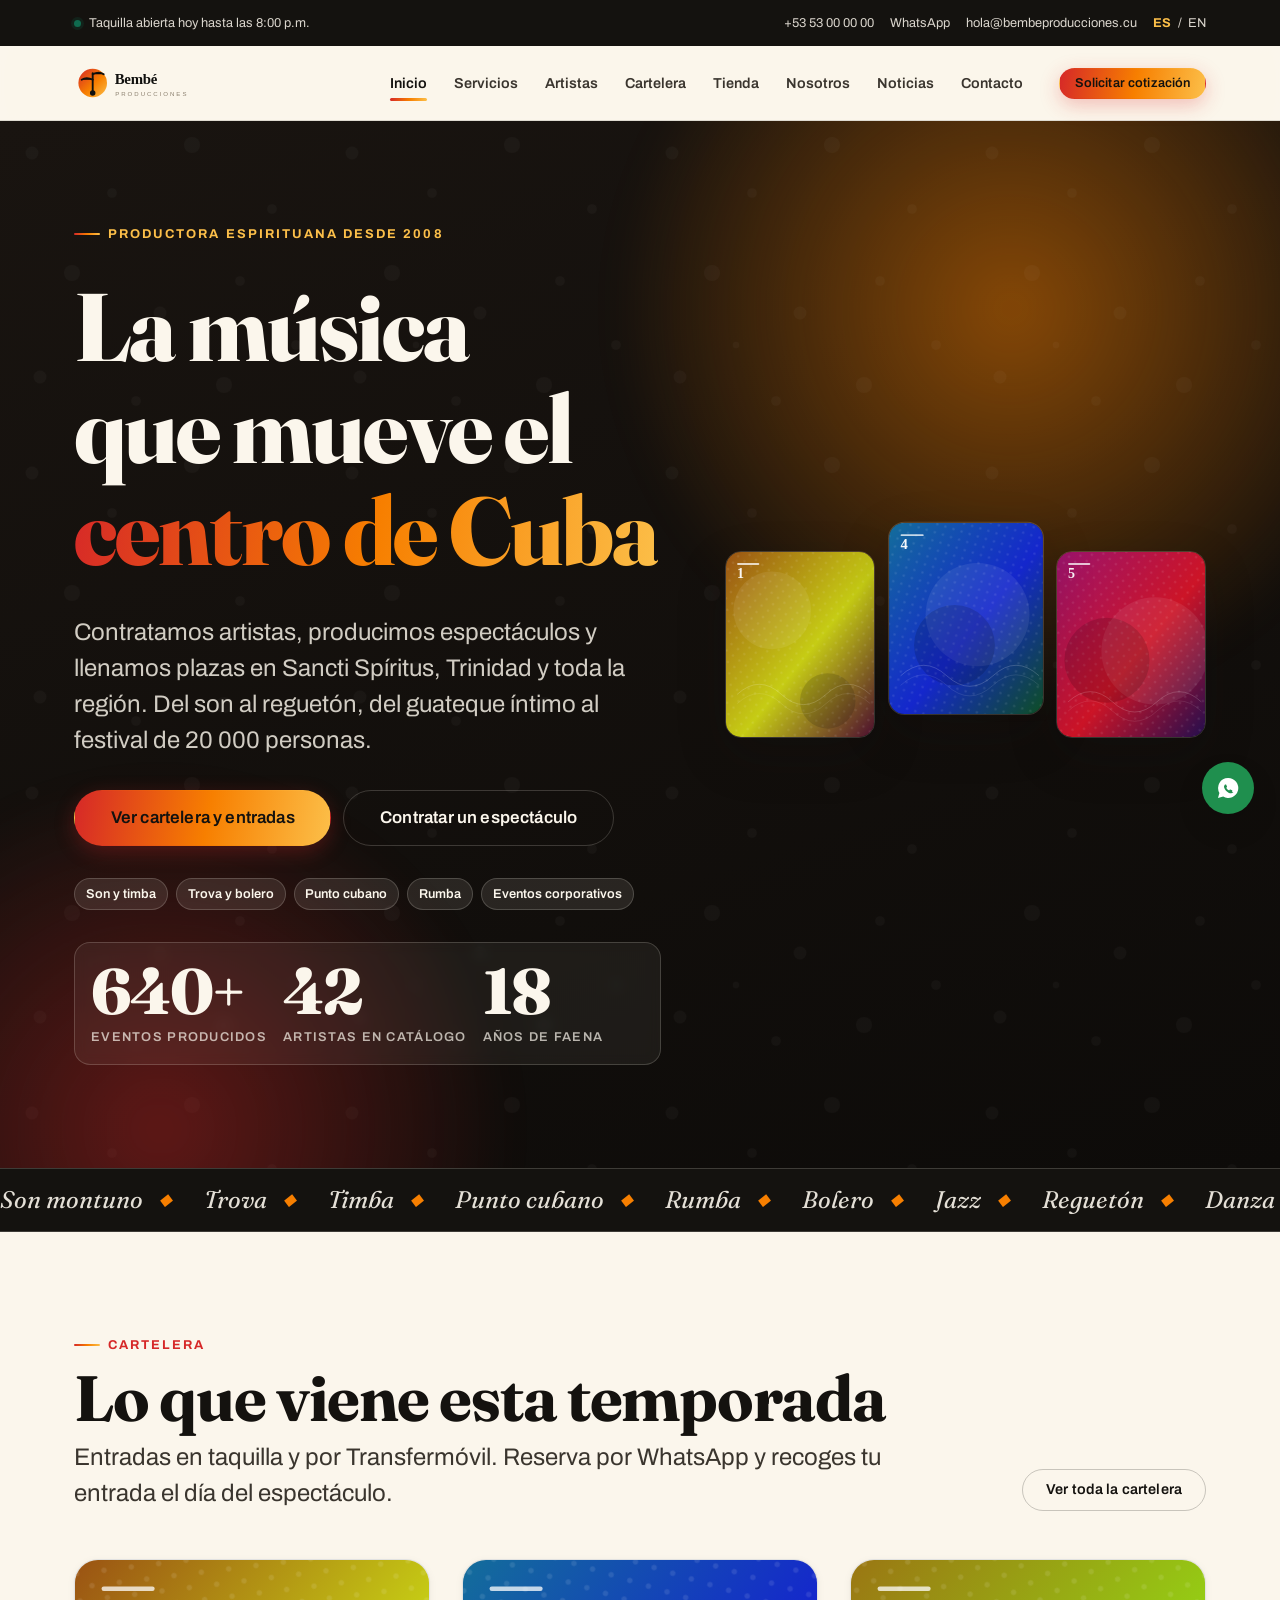
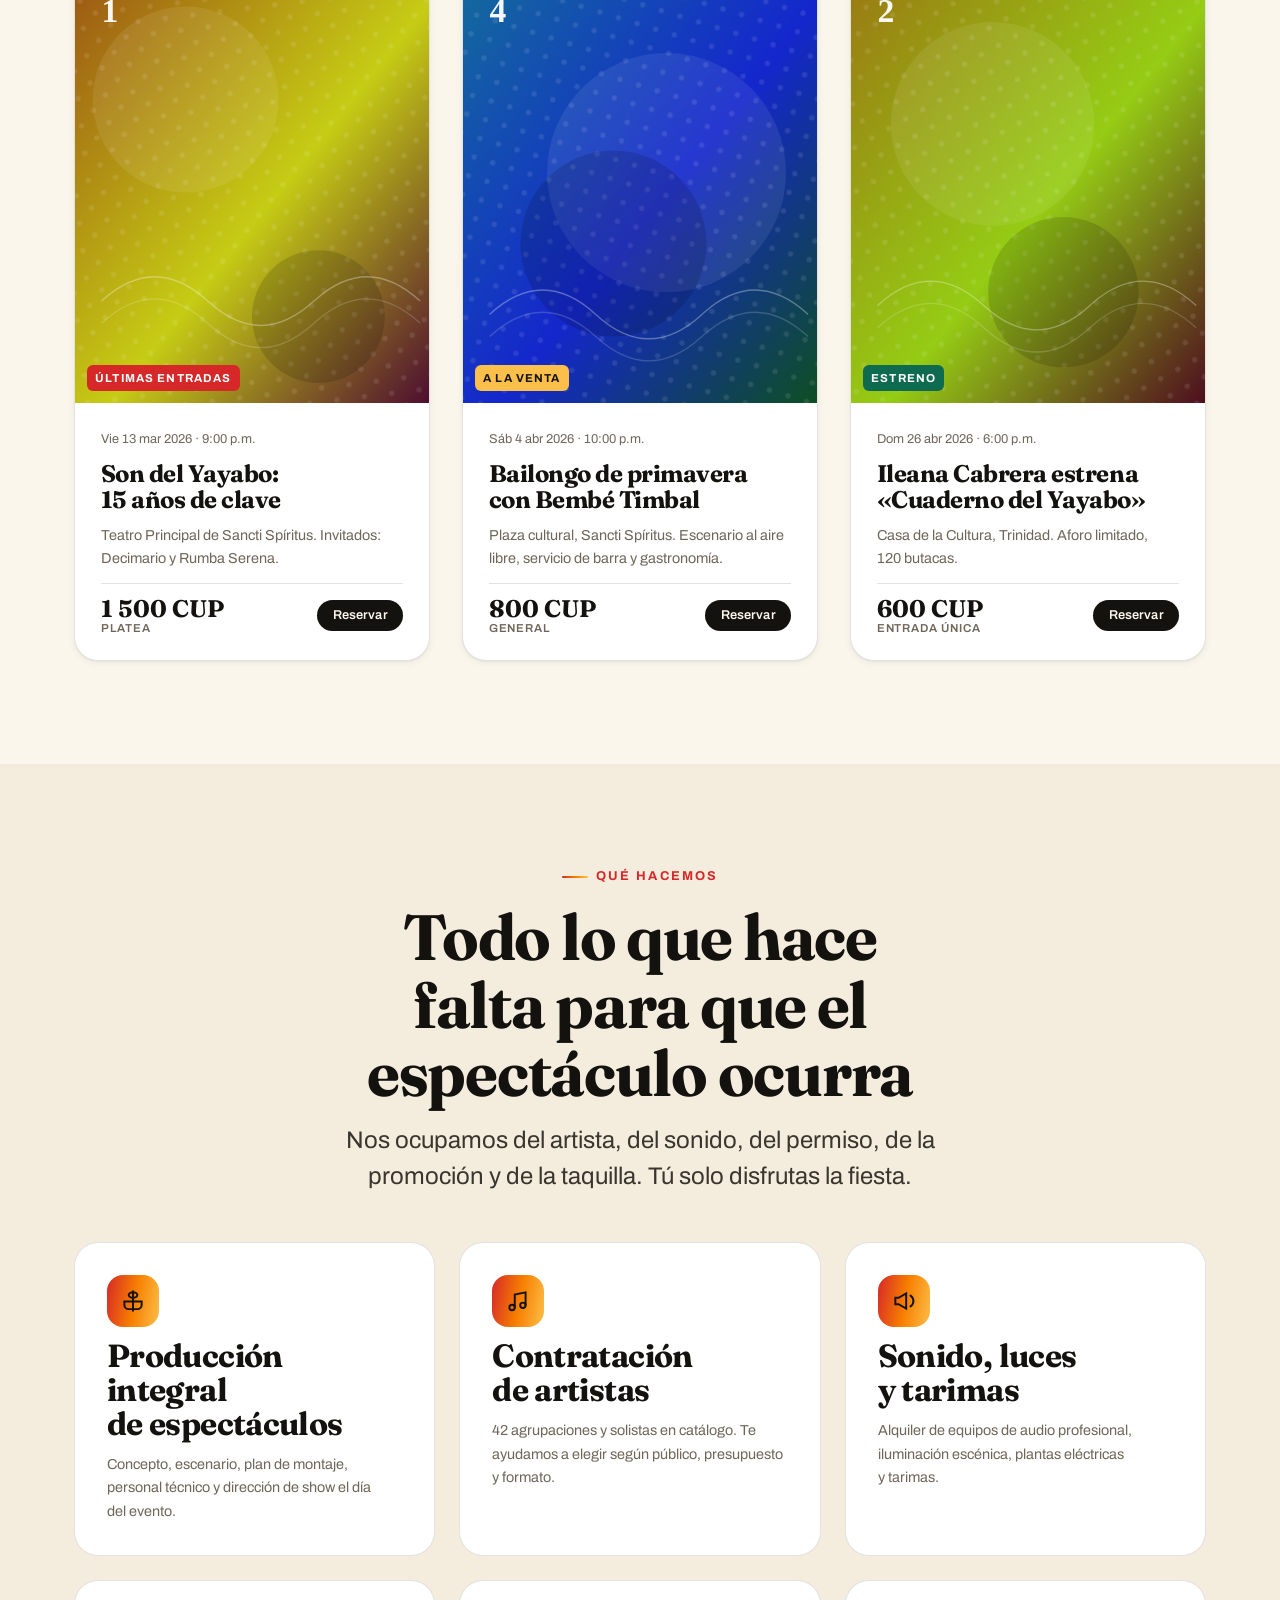
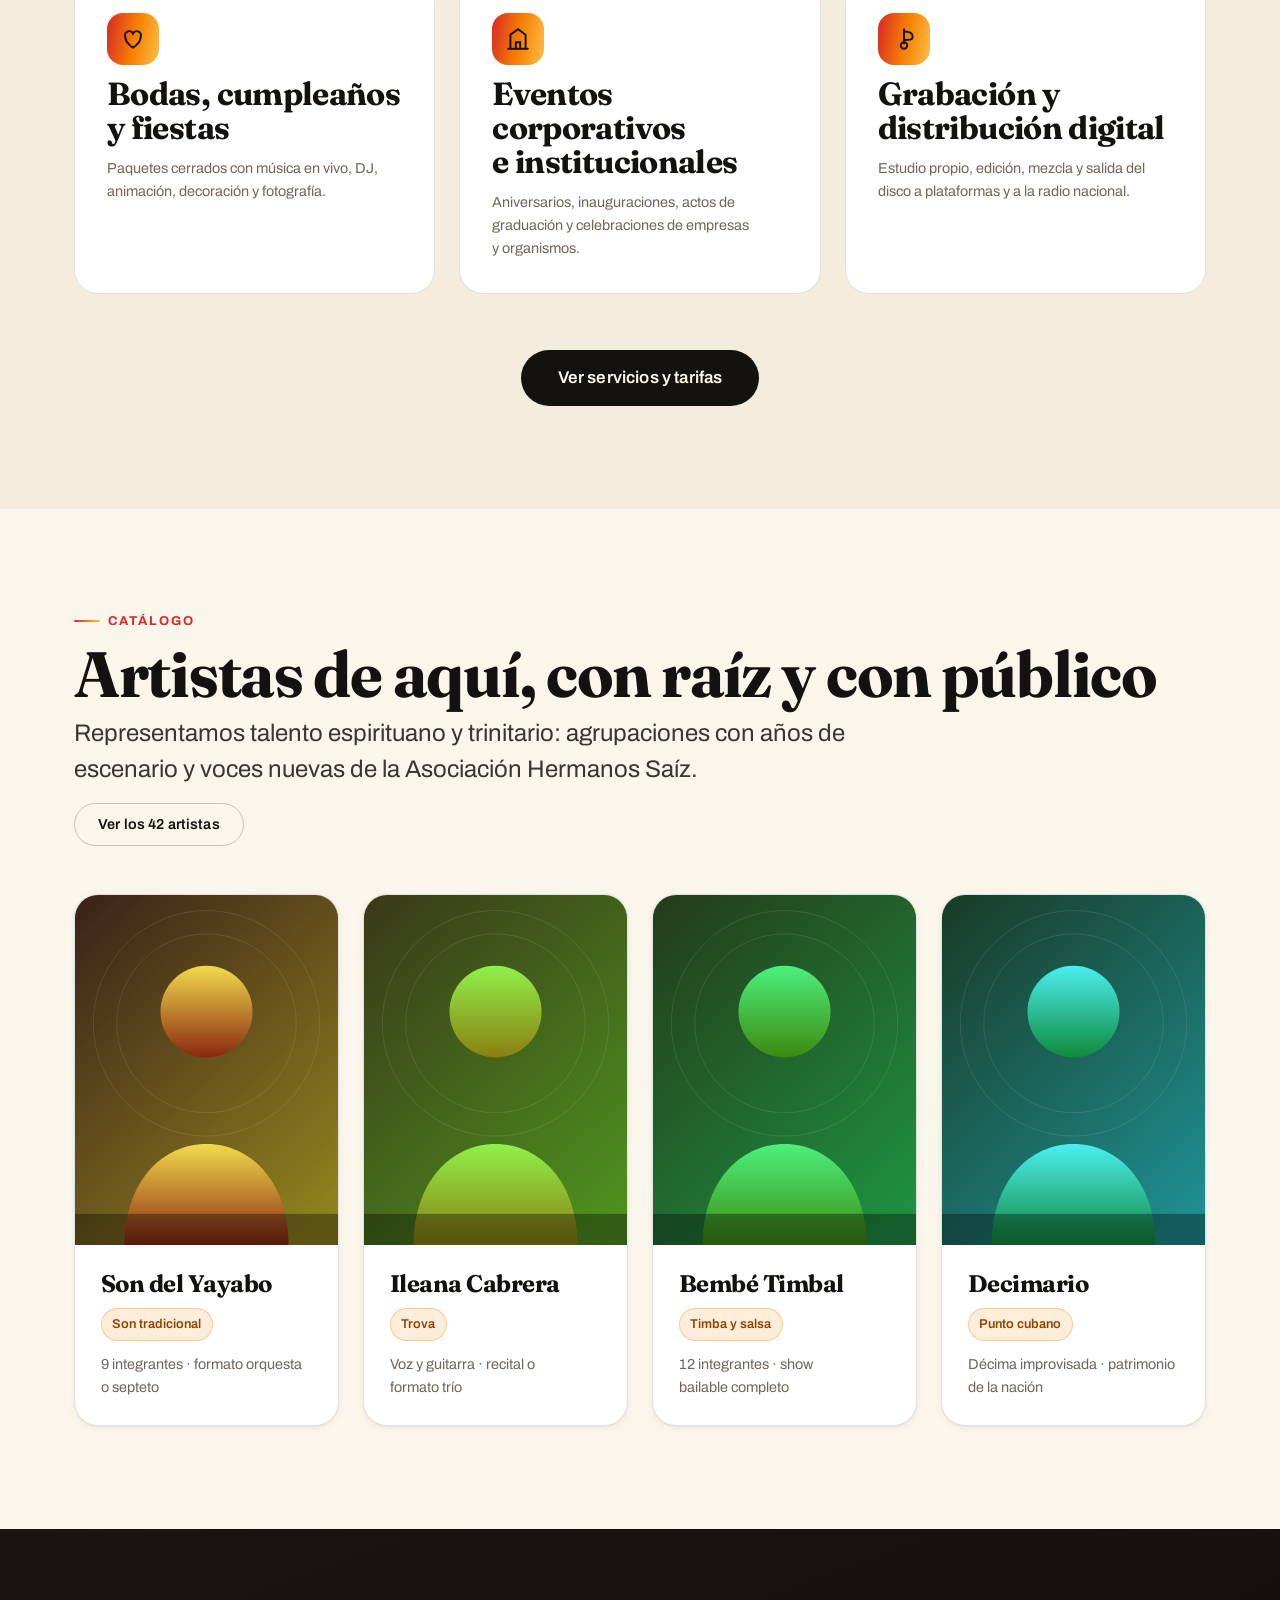
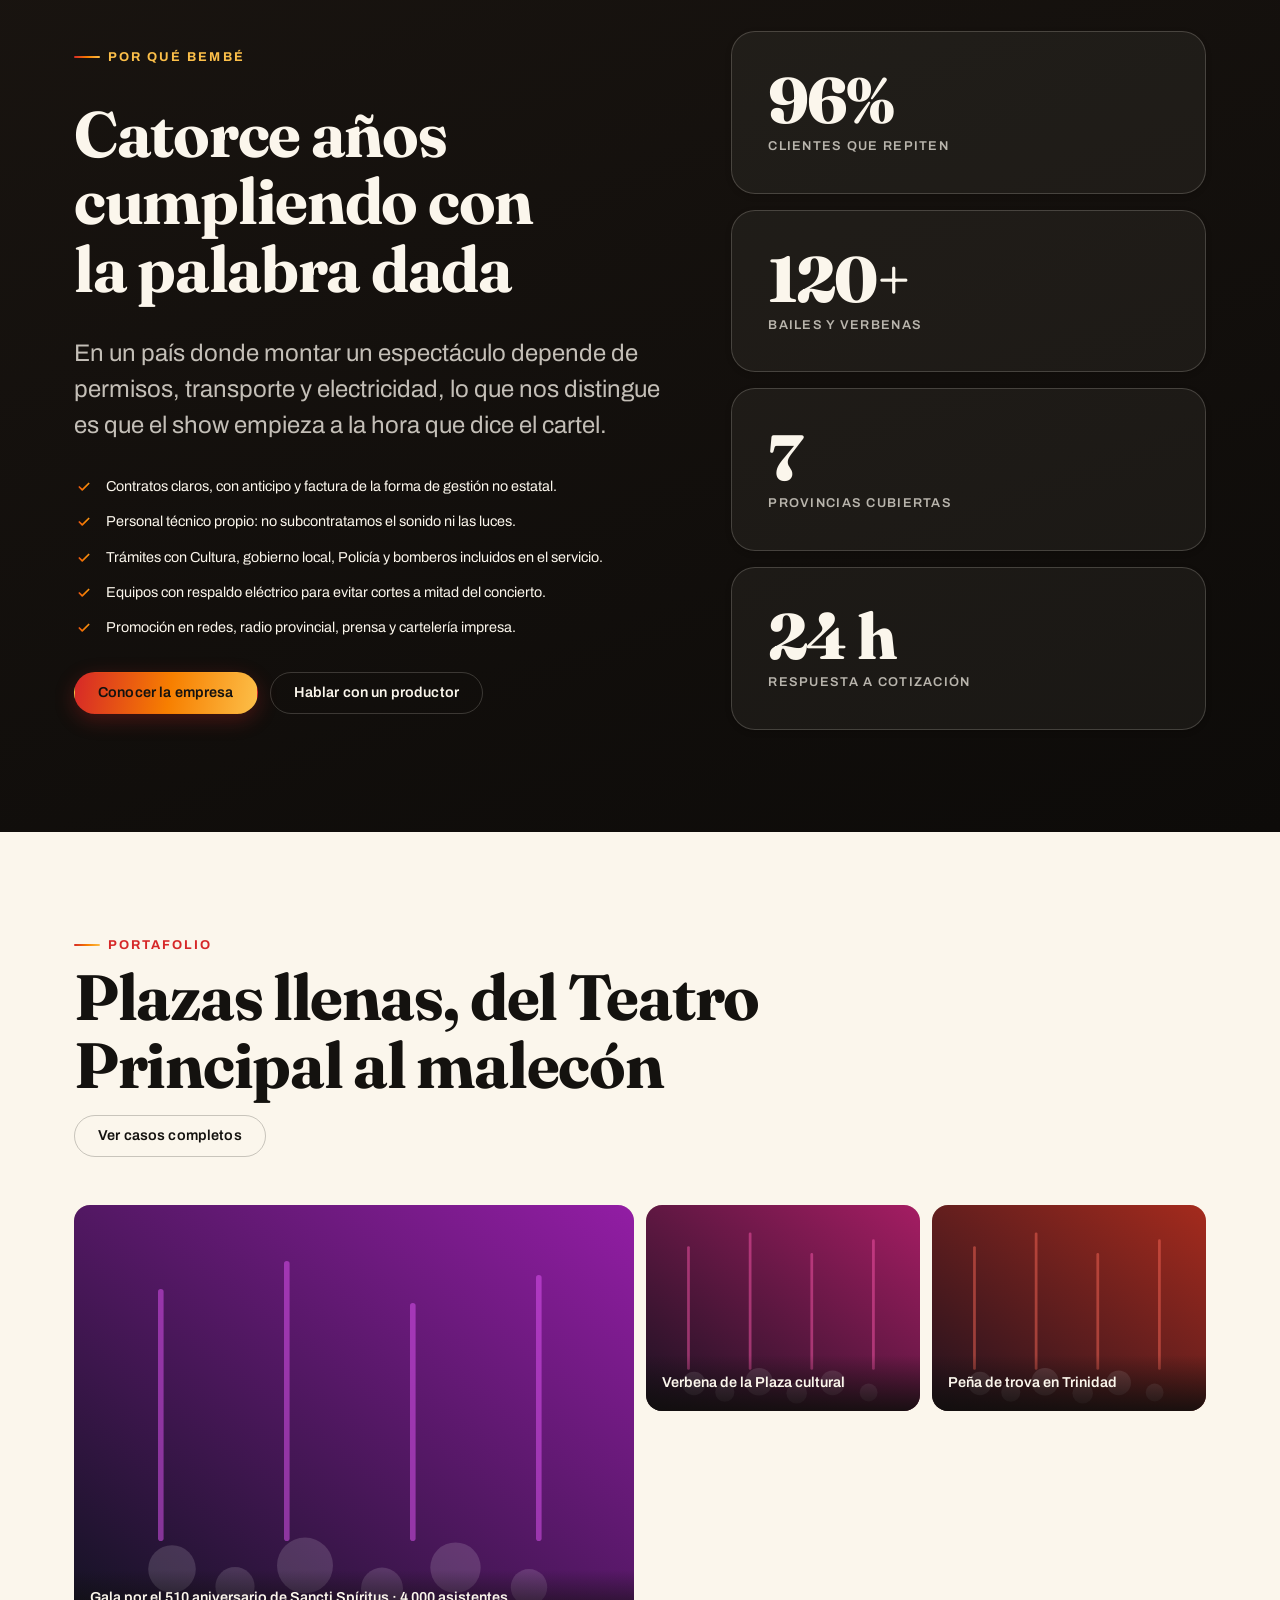
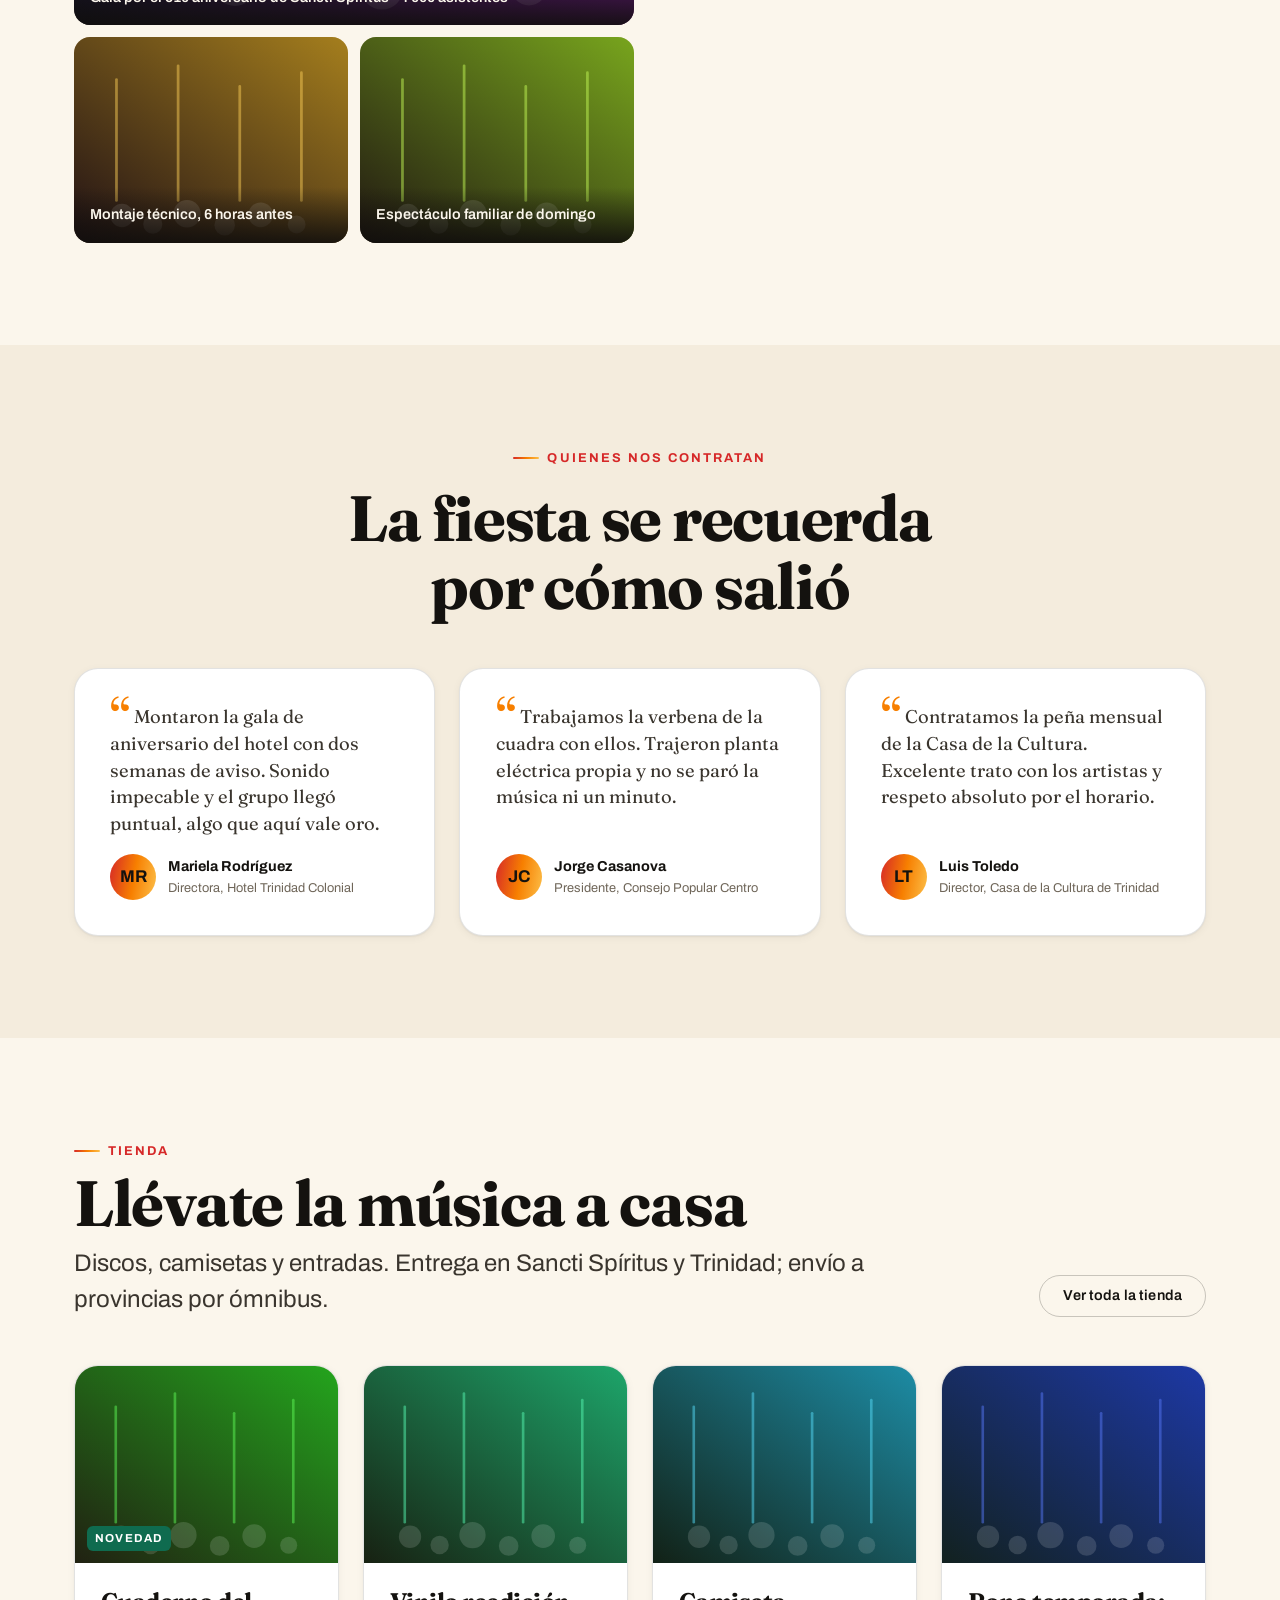
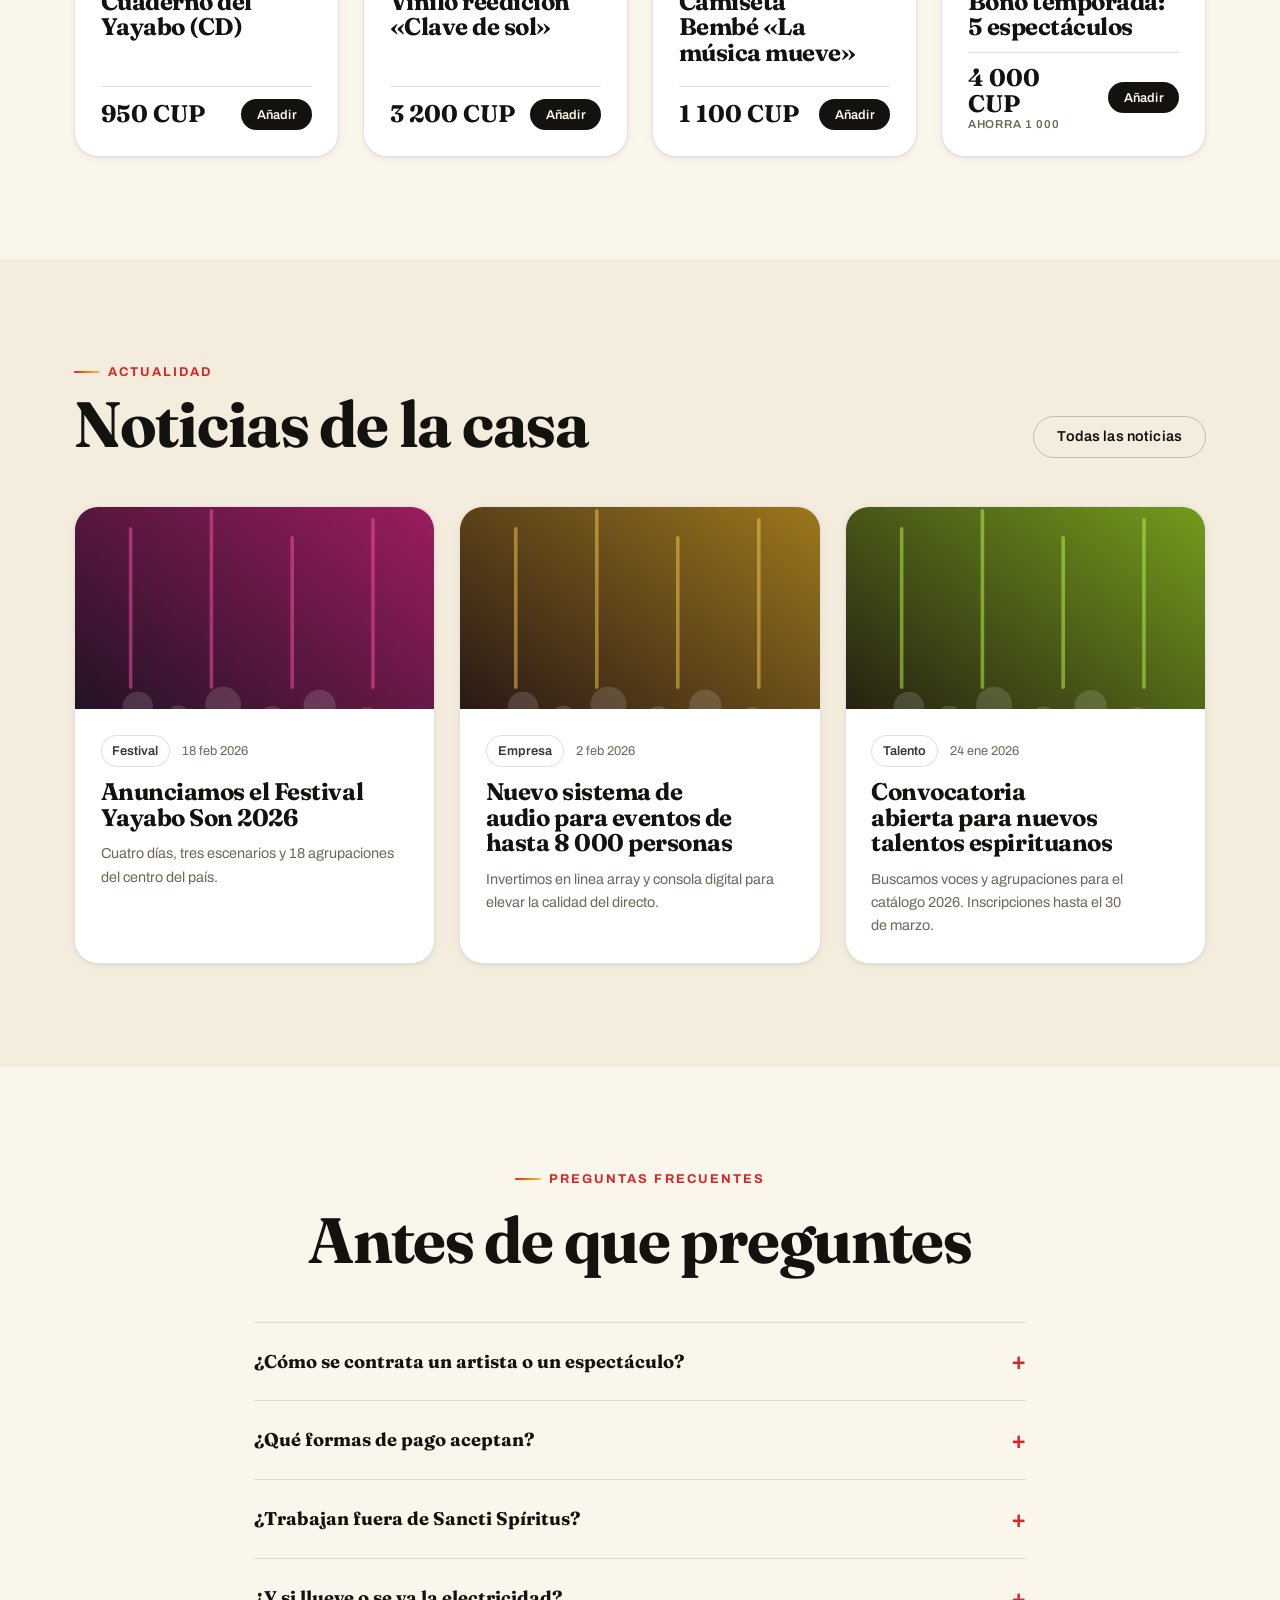
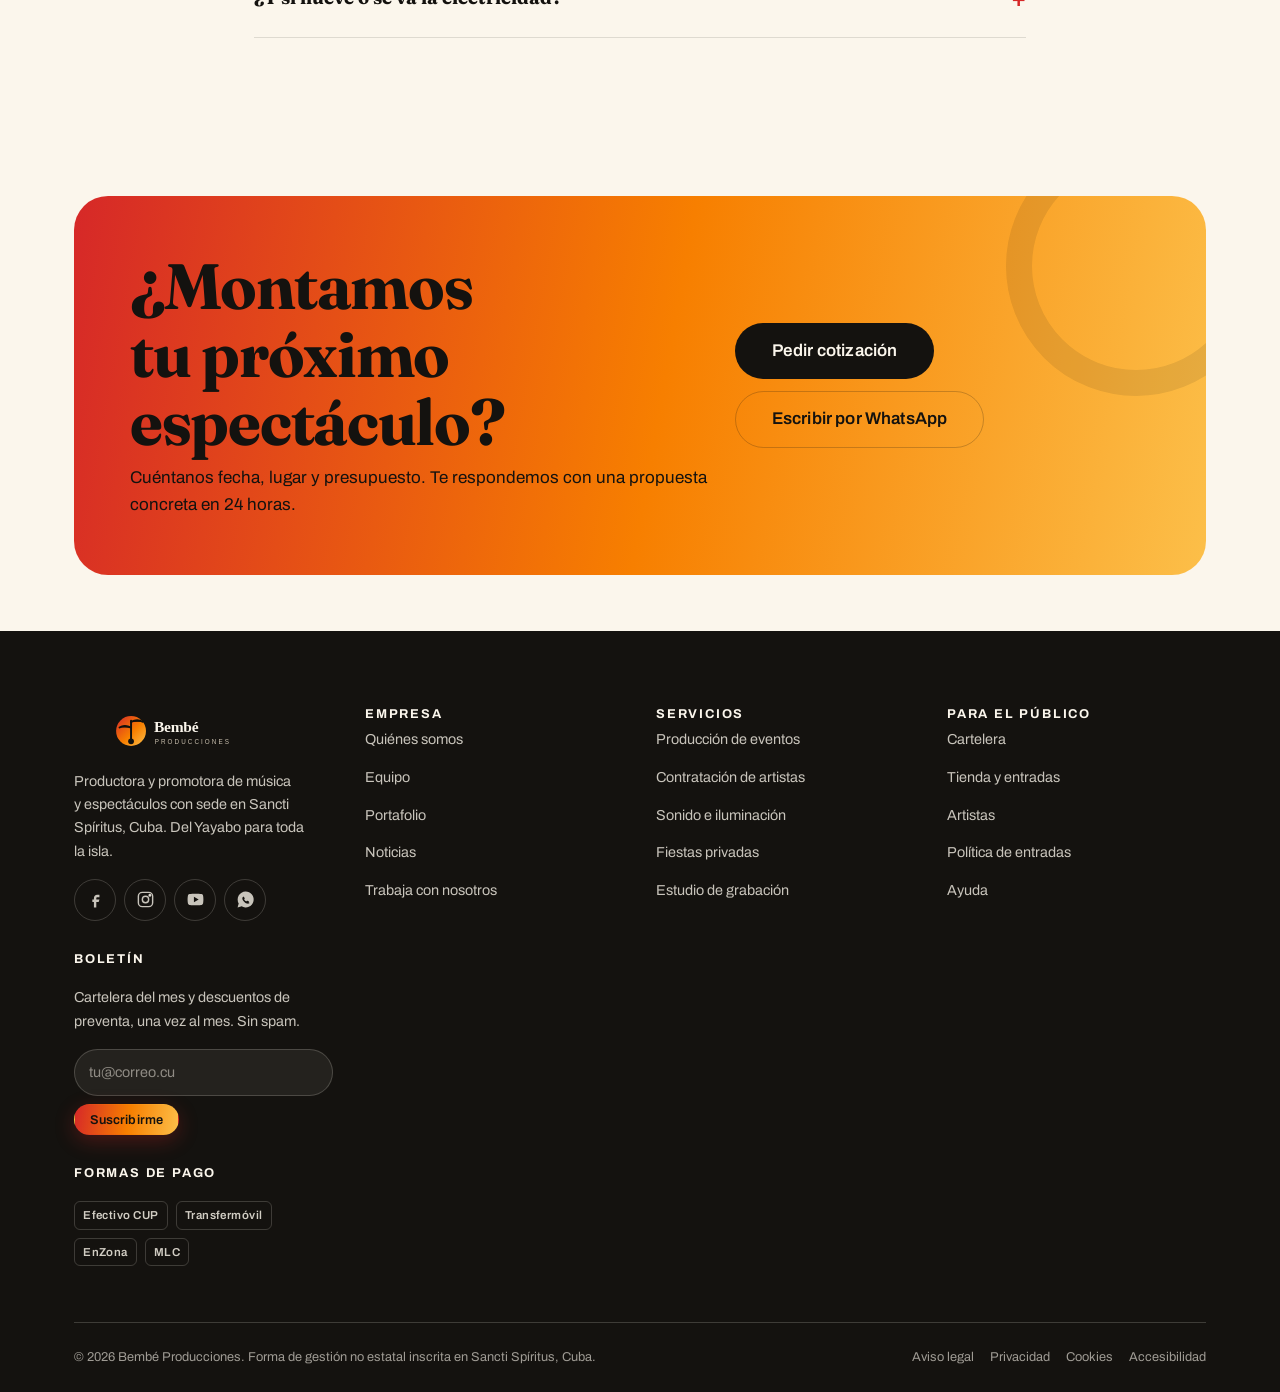
<file: index.html>
<!DOCTYPE html>
<html lang="es-CU">
<head>
<meta charset="utf-8">
<script>document.documentElement.classList.add('js');</script>
<meta name="viewport" content="width=device-width, initial-scale=1">
<title>Bembé Producciones | Música y espectáculos en Sancti Spíritus, Cuba</title>
<meta name="description" content="Productora de música y espectáculos en Sancti Spíritus: contratación de artistas, producción de eventos, sonido e iluminación, estudio de grabación y venta de entradas. Del Yayabo para toda Cuba.">
<meta name="theme-color" content="#14120f">
<meta name="author" content="Bembé Producciones">
<link rel="canonical" href="https://bembeproducciones.cu/">
<meta property="og:type" content="website">
<meta property="og:locale" content="es_CU">
<meta property="og:site_name" content="Bembé Producciones">
<meta property="og:title" content="Bembé Producciones | Música y espectáculos en Sancti Spíritus">
<meta property="og:description" content="Contratación de artistas, producción de eventos, sonido, luces y entradas para los mejores espectáculos del centro de Cuba.">
<meta property="og:image" content="assets/img/poster-clave.svg">
<link rel="icon" href="assets/img/favicon.svg" type="image/svg+xml">
<link rel="apple-touch-icon" href="assets/img/favicon.svg">
<link rel="manifest" href="manifest.webmanifest">
<link rel="preconnect" href="https://fonts.googleapis.com">
<link rel="preconnect" href="https://fonts.gstatic.com" crossorigin>
<link href="https://fonts.googleapis.com/css2?family=Archivo:wght@400;500;600;700&family=Fraunces:ital,opsz,wght@0,9..144,400..900;1,9..144,400..700&family=IBM+Plex+Mono:wght@400;600&display=swap" rel="stylesheet">
<link rel="stylesheet" href="assets/css/styles.css">
<script type="application/ld+json">
{
  "@context": "https://schema.org",
  "@type": "LocalBusiness",
  "name": "Bembé Producciones",
  "description": "Productora y promotora de música y espectáculos en Sancti Spíritus, Cuba.",
  "url": "https://bembeproducciones.cu/",
  "telephone": "+53 53 00 00 00",
  "email": "hola@bembeproducciones.cu",
  "priceRange": "$$",
  "currenciesAccepted": "CUP, MLC",
  "paymentAccepted": "Efectivo, Transfermóvil, EnZona",
  "address": {
    "@type": "PostalAddress",
    "streetAddress": "Calle Independencia #123, e/ Máximo Gómez y Honorato",
    "addressLocality": "Sancti Spíritus",
    "addressRegion": "Sancti Spíritus",
    "postalCode": "60100",
    "addressCountry": "CU"
  },
  "geo": { "@type": "GeoCoordinates", "latitude": 21.9297, "longitude": -79.4425 },
  "areaServed": ["Sancti Spíritus", "Trinidad", "Ciego de Ávila", "Villa Clara"],
  "openingHoursSpecification": [{
    "@type": "OpeningHoursSpecification",
    "dayOfWeek": ["Monday","Tuesday","Wednesday","Thursday","Friday"],
    "opens": "08:30", "closes": "17:00"
  }]
}
</script>
</head>
<body>
<a class="skip-link" href="#main">Saltar al contenido principal</a>

<!-- ============================ BARRA SUPERIOR ============================ -->
<div class="topbar">
  <div class="container topbar__inner">
    <p class="topbar__aviso"><span class="punto punto--vivo" aria-hidden="true"></span> Taquilla abierta hoy hasta las 8:00 p.m.</p>
    <ul class="topbar__lista">
      <li><a href="tel:+5353000000">+53 53 00 00 00</a></li>
      <li><a href="https://wa.me/5353000000" target="_blank" rel="noopener">WhatsApp</a></li>
      <li><a href="mailto:hola@bembeproducciones.cu">hola@bembeproducciones.cu</a></li>
      <li class="topbar__idioma">
        <span aria-current="true">ES</span><span aria-hidden="true">/</span><a href="en/index.html" hreflang="en" lang="en">EN</a>
      </li>
    </ul>
  </div>
</div>

<!-- ================================ CABECERA ============================== -->
<header class="site-header">
  <div class="container site-header__inner">
    <a class="brand" href="index.html" aria-label="Bembé Producciones, ir al inicio">
      <img src="assets/img/logo-bembe.svg" alt="Bembé Producciones" width="320" height="80">
    </a>

    <button class="nav-toggle" type="button" aria-expanded="false" aria-controls="nav-principal" aria-label="Abrir menú de navegación">
      <span class="nav-toggle__barra" aria-hidden="true"></span>
      <span class="nav-toggle__barra" aria-hidden="true"></span>
      <span class="nav-toggle__barra" aria-hidden="true"></span>
    </button>

    <nav class="nav" id="nav-principal" aria-label="Navegación principal">
      <ul class="nav__lista">
        <li><a class="nav__enlace" href="index.html" aria-current="page">Inicio</a></li>
        <li><a class="nav__enlace" href="servicios.html">Servicios</a></li>
        <li><a class="nav__enlace" href="artistas.html">Artistas</a></li>
        <li><a class="nav__enlace" href="eventos.html">Cartelera</a></li>
        <li><a class="nav__enlace" href="tienda.html">Tienda</a></li>
        <li><a class="nav__enlace" href="nosotros.html">Nosotros</a></li>
        <li><a class="nav__enlace" href="noticias.html">Noticias</a></li>
        <li><a class="nav__enlace" href="contacto.html">Contacto</a></li>
      </ul>
      <div class="nav__acciones">
        <a class="btn btn--primario btn--sm" href="contacto.html#cotizacion">Solicitar cotización</a>
      </div>
    </nav>
  </div>
</header>

<main id="main">

  <!-- ================================= HERO ============================== -->
  <section class="hero">
    <div class="hero__textura" aria-hidden="true"></div>
    <div class="container hero__grid">
      <div class="pila pila--amplia">
        <span class="eyebrow eyebrow--claro">Productora espirituana desde 2008</span>
        <h1>La música que mueve el <span class="titulo-degradado">centro de Cuba</span></h1>
        <p class="lead">Contratamos artistas, producimos espectáculos y llenamos plazas en Sancti Spíritus, Trinidad y toda la región. Del son al reguetón, del guateque íntimo al festival de 20 000 personas.</p>

        <div class="grupo-botones">
          <a class="btn btn--primario btn--lg" href="eventos.html">Ver cartelera y entradas</a>
          <a class="btn btn--contorno-claro btn--lg" href="contacto.html#cotizacion">Contratar un espectáculo</a>
        </div>

        <div class="hero__etiquetas">
          <span class="chip chip--claro">Son y timba</span>
          <span class="chip chip--claro">Trova y bolero</span>
          <span class="chip chip--claro">Punto cubano</span>
          <span class="chip chip--claro">Rumba</span>
          <span class="chip chip--claro">Eventos corporativos</span>
        </div>

        <div class="hero__dato">
          <div class="stat stat--claro">
            <span class="stat__cifra" data-contador="640" data-sufijo="+">640+</span>
            <span class="stat__etiqueta">Eventos producidos</span>
          </div>
          <div class="stat stat--claro">
            <span class="stat__cifra" data-contador="42" data-sufijo="">42</span>
            <span class="stat__etiqueta">Artistas en catálogo</span>
          </div>
          <div class="stat stat--claro">
            <span class="stat__cifra" data-contador="18" data-sufijo="">18</span>
            <span class="stat__etiqueta">Años de faena</span>
          </div>
        </div>
      </div>

      <div class="hero__carteles" aria-hidden="true">
        <img src="assets/img/poster-son.svg" alt="" width="800" height="1000" loading="lazy" decoding="async">
        <img src="assets/img/poster-timba.svg" alt="" width="800" height="1000" loading="lazy" decoding="async">
        <img src="assets/img/poster-rumba.svg" alt="" width="800" height="1000" loading="lazy" decoding="async">
      </div>
    </div>
  </section>

  <!-- ============================= MARQUESINA ============================= -->
  <div class="marquesina" aria-hidden="true">
    <div class="marquesina__pista">
      <span class="marquesina__item">Son montuno</span>
      <span class="marquesina__item">Trova</span>
      <span class="marquesina__item">Timba</span>
      <span class="marquesina__item">Punto cubano</span>
      <span class="marquesina__item">Rumba</span>
      <span class="marquesina__item">Bolero</span>
      <span class="marquesina__item">Jazz</span>
      <span class="marquesina__item">Reguetón</span>
      <span class="marquesina__item">Danza</span>
      <span class="marquesina__item">Teatro</span>
    </div>
  </div>

  <!-- ========================== PRÓXIMOS EVENTOS ========================= -->
  <section class="seccion" aria-labelledby="titulo-eventos">
    <div class="container">
      <div class="cabecera-seccion cabecera-seccion--separada">
        <div class="pila pila--ajustada">
          <span class="eyebrow">Cartelera</span>
          <h2 id="titulo-eventos">Lo que viene esta temporada</h2>
          <p class="lead">Entradas en taquilla y por Transfermóvil. Reserva por WhatsApp y recoges tu entrada el día del espectáculo.</p>
        </div>
        <a class="btn btn--contorno" href="eventos.html">Ver toda la cartelera</a>
      </div>

      <div class="grid grid--3 grid--amplio">

        <article class="tarjeta revelar">
          <div class="tarjeta__media tarjeta__media--cartel">
            <img src="assets/img/poster-son.svg" alt="Cartel del concierto Son del Yayabo en el Teatro Principal" width="800" height="1000" loading="lazy" decoding="async">
            <div class="tarjeta__media-etiquetas"><span class="badge badge--ultimas">Últimas entradas</span></div>
          </div>
          <div class="tarjeta__cuerpo">
            <div class="tarjeta__meta">
              <span>Vie 13 mar 2026 · 9:00 p.m.</span>
            </div>
            <h3 class="tarjeta__titulo"><a href="eventos.html">Son del Yayabo: 15 años de clave</a></h3>
            <p class="texto-suave texto-pequeno">Teatro Principal de Sancti Spíritus. Invitados: Decimario y Rumba Serena.</p>
            <div class="tarjeta__pie">
              <span class="precio">1 500 CUP<small>Platea</small></span>
              <button class="btn btn--oscuro btn--sm" type="button" data-reservar="Son del Yayabo, 15 años de clave (13 mar 2026)">Reservar</button>
            </div>
          </div>
        </article>

        <article class="tarjeta revelar">
          <div class="tarjeta__media tarjeta__media--cartel">
            <img src="assets/img/poster-timba.svg" alt="Cartel del bailongo de Bembé Timbal en la Plaza cultural" width="800" height="1000" loading="lazy" decoding="async">
            <div class="tarjeta__media-etiquetas"><span class="badge badge--proximo">A la venta</span></div>
          </div>
          <div class="tarjeta__cuerpo">
            <div class="tarjeta__meta">
              <span>Sáb 4 abr 2026 · 10:00 p.m.</span>
            </div>
            <h3 class="tarjeta__titulo"><a href="eventos.html">Bailongo de primavera con Bembé Timbal</a></h3>
            <p class="texto-suave texto-pequeno">Plaza cultural, Sancti Spíritus. Escenario al aire libre, servicio de barra y gastronomía.</p>
            <div class="tarjeta__pie">
              <span class="precio">800 CUP<small>General</small></span>
              <button class="btn btn--oscuro btn--sm" type="button" data-reservar="Bailongo de primavera (4 abr 2026)">Reservar</button>
            </div>
          </div>
        </article>

        <article class="tarjeta revelar">
          <div class="tarjeta__media tarjeta__media--cartel">
            <img src="assets/img/poster-trova.svg" alt="Cartel del recital de trova de Ileana Cabrera" width="800" height="1000" loading="lazy" decoding="async">
            <div class="tarjeta__media-etiquetas"><span class="badge badge--nuevo">Estreno</span></div>
          </div>
          <div class="tarjeta__cuerpo">
            <div class="tarjeta__meta">
              <span>Dom 26 abr 2026 · 6:00 p.m.</span>
            </div>
            <h3 class="tarjeta__titulo"><a href="eventos.html">Ileana Cabrera estrena «Cuaderno del Yayabo»</a></h3>
            <p class="texto-suave texto-pequeno">Casa de la Cultura, Trinidad. Aforo limitado, 120 butacas.</p>
            <div class="tarjeta__pie">
              <span class="precio">600 CUP<small>Entrada única</small></span>
              <button class="btn btn--oscuro btn--sm" type="button" data-reservar="Recital de Ileana Cabrera (26 abr 2026)">Reservar</button>
            </div>
          </div>
        </article>

      </div>
    </div>
  </section>

  <!-- ============================== SERVICIOS ============================ -->
  <section class="seccion seccion--alt" aria-labelledby="titulo-servicios">
    <div class="container">
      <div class="cabecera-seccion cabecera-seccion--centrada">
        <span class="eyebrow">Qué hacemos</span>
        <h2 id="titulo-servicios">Todo lo que hace falta para que el espectáculo ocurra</h2>
        <p class="lead">Nos ocupamos del artista, del sonido, del permiso, de la promoción y de la taquilla. Tú solo disfrutas la fiesta.</p>
      </div>

      <div class="grid grid--3">
        <article class="servicio revelar">
          <div class="servicio__icono" aria-hidden="true">
            <svg viewBox="0 0 24 24" fill="none" stroke="currentColor" stroke-width="1.8" stroke-linecap="round"><path d="M12 3v18M8 6.5c0-1.4 1.8-2.5 4-2.5s4 1.1 4 2.5S14.2 9 12 9 8 7.9 8 6.5Z"/><path d="M4 12.5h16v3a4 4 0 0 1-4 4H8a4 4 0 0 1-4-4v-3Z"/></svg>
          </div>
          <h3>Producción integral de espectáculos</h3>
          <p class="texto-suave texto-pequeno">Concepto, escenario, plan de montaje, personal técnico y dirección de show el día del evento.</p>
        </article>

        <article class="servicio revelar">
          <div class="servicio__icono" aria-hidden="true">
            <svg viewBox="0 0 24 24" fill="none" stroke="currentColor" stroke-width="1.8" stroke-linecap="round"><path d="M9 18V6l10-2v12"/><circle cx="6.5" cy="18" r="2.5"/><circle cx="16.5" cy="16" r="2.5"/></svg>
          </div>
          <h3>Contratación de artistas</h3>
          <p class="texto-suave texto-pequeno">42 agrupaciones y solistas en catálogo. Te ayudamos a elegir según público, presupuesto y formato.</p>
        </article>

        <article class="servicio revelar">
          <div class="servicio__icono" aria-hidden="true">
            <svg viewBox="0 0 24 24" fill="none" stroke="currentColor" stroke-width="1.8" stroke-linecap="round"><path d="M4 9h3l7-4v14l-7-4H4z"/><path d="M18 7a6 6 0 0 1 0 10"/></svg>
          </div>
          <h3>Sonido, luces y tarimas</h3>
          <p class="texto-suave texto-pequeno">Alquiler de equipos de audio profesional, iluminación escénica, plantas eléctricas y tarimas.</p>
        </article>

        <article class="servicio revelar">
          <div class="servicio__icono" aria-hidden="true">
            <svg viewBox="0 0 24 24" fill="none" stroke="currentColor" stroke-width="1.8" stroke-linecap="round"><path d="M12 20s-7-4.4-7-9.5A3.9 3.9 0 0 1 12 7a3.9 3.9 0 0 1 7 3.5C19 15.6 12 20 12 20Z"/></svg>
          </div>
          <h3>Bodas, cumpleaños y fiestas</h3>
          <p class="texto-suave texto-pequeno">Paquetes cerrados con música en vivo, DJ, animación, decoración y fotografía.</p>
        </article>

        <article class="servicio revelar">
          <div class="servicio__icono" aria-hidden="true">
            <svg viewBox="0 0 24 24" fill="none" stroke="currentColor" stroke-width="1.8" stroke-linecap="round"><path d="M3 21h18M5 21V8l7-5 7 5v13"/><path d="M10 21v-6h4v6"/></svg>
          </div>
          <h3>Eventos corporativos e institucionales</h3>
          <p class="texto-suave texto-pequeno">Aniversarios, inauguraciones, actos de graduación y celebraciones de empresas y organismos.</p>
        </article>

        <article class="servicio revelar">
          <div class="servicio__icono" aria-hidden="true">
            <svg viewBox="0 0 24 24" fill="none" stroke="currentColor" stroke-width="1.8" stroke-linecap="round"><path d="M12 3v13"/><circle cx="12" cy="18" r="3"/><path d="M12 5c5 0 8 2 8 5s-3 3-8 3"/></svg>
          </div>
          <h3>Grabación y distribución digital</h3>
          <p class="texto-suave texto-pequeno">Estudio propio, edición, mezcla y salida del disco a plataformas y a la radio nacional.</p>
        </article>
      </div>

      <div class="fila fila--centrada mt-8">
        <a class="btn btn--oscuro btn--lg" href="servicios.html">Ver servicios y tarifas</a>
      </div>
    </div>
  </section>

  <!-- ========================== ARTISTAS DESTACADOS ====================== -->
  <section class="seccion" aria-labelledby="titulo-artistas">
    <div class="container">
      <div class="cabecera-seccion cabecera-seccion--separada">
        <div class="pila pila--ajustada">
          <span class="eyebrow">Catálogo</span>
          <h2 id="titulo-artistas">Artistas de aquí, con raíz y con público</h2>
          <p class="lead">Representamos talento espirituano y trinitario: agrupaciones con años de escenario y voces nuevas de la Asociación Hermanos Saíz.</p>
        </div>
        <a class="btn btn--contorno" href="artistas.html">Ver los 42 artistas</a>
      </div>

      <div class="grid grid--4">
        <article class="tarjeta revelar">
          <div class="tarjeta__media tarjeta__media--retrato">
            <img src="assets/img/aret-1.svg" alt="Retrato de la agrupación Son del Yayabo" width="720" height="900" loading="lazy" decoding="async">
          </div>
          <div class="tarjeta__cuerpo">
            <h3 class="tarjeta__titulo"><a href="artistas.html">Son del Yayabo</a></h3>
            <div class="tarjeta__meta"><span class="chip chip--marca">Son tradicional</span></div>
            <p class="texto-suave texto-pequeno">9 integrantes · formato orquesta o septeto</p>
          </div>
        </article>

        <article class="tarjeta revelar">
          <div class="tarjeta__media tarjeta__media--retrato">
            <img src="assets/img/aret-2.svg" alt="Retrato de la cantautora Ileana Cabrera" width="720" height="900" loading="lazy" decoding="async">
          </div>
          <div class="tarjeta__cuerpo">
            <h3 class="tarjeta__titulo"><a href="artistas.html">Ileana Cabrera</a></h3>
            <div class="tarjeta__meta"><span class="chip chip--marca">Trova</span></div>
            <p class="texto-suave texto-pequeno">Voz y guitarra · recital o formato trío</p>
          </div>
        </article>

        <article class="tarjeta revelar">
          <div class="tarjeta__media tarjeta__media--retrato">
            <img src="assets/img/aret-3.svg" alt="Retrato de la orquesta Bembé Timbal" width="720" height="900" loading="lazy" decoding="async">
          </div>
          <div class="tarjeta__cuerpo">
            <h3 class="tarjeta__titulo"><a href="artistas.html">Bembé Timbal</a></h3>
            <div class="tarjeta__meta"><span class="chip chip--marca">Timba y salsa</span></div>
            <p class="texto-suave texto-pequeno">12 integrantes · show bailable completo</p>
          </div>
        </article>

        <article class="tarjeta revelar">
          <div class="tarjeta__media tarjeta__media--retrato">
            <img src="assets/img/aret-4.svg" alt="Retrato del grupo Decimario, punto cubano" width="720" height="900" loading="lazy" decoding="async">
          </div>
          <div class="tarjeta__cuerpo">
            <h3 class="tarjeta__titulo"><a href="artistas.html">Decimario</a></h3>
            <div class="tarjeta__meta"><span class="chip chip--marca">Punto cubano</span></div>
            <p class="texto-suave texto-pequeno">Décima improvisada · patrimonio de la nación</p>
          </div>
        </article>
      </div>
    </div>
  </section>

  <!-- ============================ POR QUÉ NOSOTROS ======================= -->
  <section class="seccion seccion--oscura" aria-labelledby="titulo-razones">
    <div class="container split split--60">
      <div class="pila pila--amplia">
        <span class="eyebrow eyebrow--claro">Por qué Bembé</span>
        <h2 id="titulo-razones">Catorce años cumpliendo con la palabra dada</h2>
        <p class="lead">En un país donde montar un espectáculo depende de permisos, transporte y electricidad, lo que nos distingue es que el show empieza a la hora que dice el cartel.</p>
        <ul class="lista-ticks">
          <li>Contratos claros, con anticipo y factura de la forma de gestión no estatal.</li>
          <li>Personal técnico propio: no subcontratamos el sonido ni las luces.</li>
          <li>Trámites con Cultura, gobierno local, Policía y bomberos incluidos en el servicio.</li>
          <li>Equipos con respaldo eléctrico para evitar cortes a mitad del concierto.</li>
          <li>Promoción en redes, radio provincial, prensa y cartelería impresa.</li>
        </ul>
        <div class="grupo-botones">
          <a class="btn btn--primario" href="nosotros.html">Conocer la empresa</a>
          <a class="btn btn--contorno-claro" href="contacto.html">Hablar con un productor</a>
        </div>
      </div>

      <div class="grid grid--2 grid--ajustado">
        <div class="superficie superficie--oscura">
          <div class="stat stat--claro">
            <span class="stat__cifra" data-contador="96" data-sufijo="%">96%</span>
            <span class="stat__etiqueta">Clientes que repiten</span>
          </div>
        </div>
        <div class="superficie superficie--oscura">
          <div class="stat stat--claro">
            <span class="stat__cifra" data-contador="120" data-sufijo="+">120+</span>
            <span class="stat__etiqueta">Bailes y verbenas</span>
          </div>
        </div>
        <div class="superficie superficie--oscura">
          <div class="stat stat--claro">
            <span class="stat__cifra" data-contador="7" data-sufijo="">7</span>
            <span class="stat__etiqueta">Provincias cubiertas</span>
          </div>
        </div>
        <div class="superficie superficie--oscura">
          <div class="stat stat--claro">
            <span class="stat__cifra" data-contador="24" data-sufijo=" h">24 h</span>
            <span class="stat__etiqueta">Respuesta a cotización</span>
          </div>
        </div>
      </div>
    </div>
  </section>

  <!-- =============================== GALERÍA ============================= -->
  <section class="seccion" aria-labelledby="titulo-galeria">
    <div class="container">
      <div class="cabecera-seccion cabecera-seccion--separada">
        <div class="pila pila--ajustada">
          <span class="eyebrow">Portafolio</span>
          <h2 id="titulo-galeria">Plazas llenas, del Teatro Principal al malecón</h2>
        </div>
        <a class="btn btn--contorno" href="nosotros.html#portafolio">Ver casos completos</a>
      </div>

      <div class="galeria">
        <figure class="galeria__pieza galeria__pieza--ancha revelar">
          <img src="assets/img/gal-1.svg" alt="Escenario iluminado durante la gala por el aniversario de la ciudad" width="800" height="600" loading="lazy" decoding="async">
          <figcaption class="galeria__pie">Gala por el 510 aniversario de Sancti Spíritus · 4 000 asistentes</figcaption>
        </figure>
        <figure class="galeria__pieza revelar">
          <img src="assets/img/gal-2.svg" alt="Público bailando en la verbena de la Plaza cultural" width="800" height="600" loading="lazy" decoding="async">
          <figcaption class="galeria__pie">Verbena de la Plaza cultural</figcaption>
        </figure>
        <figure class="galeria__pieza revelar">
          <img src="assets/img/gal-3.svg" alt="Concierto de trova en la Casa de la Cultura de Trinidad" width="800" height="600" loading="lazy" decoding="async">
          <figcaption class="galeria__pie">Peña de trova en Trinidad</figcaption>
        </figure>
        <figure class="galeria__pieza revelar">
          <img src="assets/img/gal-4.svg" alt="Montaje de sonido e iluminación antes del espectáculo" width="800" height="600" loading="lazy" decoding="async">
          <figcaption class="galeria__pie">Montaje técnico, 6 horas antes</figcaption>
        </figure>
        <figure class="galeria__pieza revelar">
          <img src="assets/img/gal-5.svg" alt="Espectáculo infantil en el parque de la ciudad" width="800" height="600" loading="lazy" decoding="async">
          <figcaption class="galeria__pie">Espectáculo familiar de domingo</figcaption>
        </figure>
      </div>
    </div>
  </section>

  <!-- ============================= TESTIMONIOS =========================== -->
  <section class="seccion seccion--alt" aria-labelledby="titulo-testimonios">
    <div class="container">
      <div class="cabecera-seccion cabecera-seccion--centrada">
        <span class="eyebrow">Quienes nos contratan</span>
        <h2 id="titulo-testimonios">La fiesta se recuerda por cómo salió</h2>
      </div>

      <div class="grid grid--3">
        <article class="cita revelar">
          <blockquote>Montaron la gala de aniversario del hotel con dos semanas de aviso. Sonido impecable y el grupo llegó puntual, algo que aquí vale oro.</blockquote>
          <div class="cita__autor">
            <span class="cita__avatar" aria-hidden="true">MR</span>
            <div>
              <p class="texto-pequeno"><strong>Mariela Rodríguez</strong></p>
              <p class="texto-mini texto-suave">Directora, Hotel Trinidad Colonial</p>
            </div>
          </div>
        </article>

        <article class="cita revelar">
          <blockquote>Trabajamos la verbena de la cuadra con ellos. Trajeron planta eléctrica propia y no se paró la música ni un minuto.</blockquote>
          <div class="cita__autor">
            <span class="cita__avatar" aria-hidden="true">JC</span>
            <div>
              <p class="texto-pequeno"><strong>Jorge Casanova</strong></p>
              <p class="texto-mini texto-suave">Presidente, Consejo Popular Centro</p>
            </div>
          </div>
        </article>

        <article class="cita revelar">
          <blockquote>Contratamos la peña mensual de la Casa de la Cultura. Excelente trato con los artistas y respeto absoluto por el horario.</blockquote>
          <div class="cita__autor">
            <span class="cita__avatar" aria-hidden="true">LT</span>
            <div>
              <p class="texto-pequeno"><strong>Luis Toledo</strong></p>
              <p class="texto-mini texto-suave">Director, Casa de la Cultura de Trinidad</p>
            </div>
          </div>
        </article>
      </div>
    </div>
  </section>

  <!-- =============================== TIENDA ============================== -->
  <section class="seccion" aria-labelledby="titulo-tienda">
    <div class="container">
      <div class="cabecera-seccion cabecera-seccion--separada">
        <div class="pila pila--ajustada">
          <span class="eyebrow">Tienda</span>
          <h2 id="titulo-tienda">Llévate la música a casa</h2>
          <p class="lead">Discos, camisetas y entradas. Entrega en Sancti Spíritus y Trinidad; envío a provincias por ómnibus.</p>
        </div>
        <a class="btn btn--contorno" href="tienda.html">Ver toda la tienda</a>
      </div>

      <div class="grid grid--4">
        <article class="tarjeta revelar">
          <div class="tarjeta__media">
            <img src="assets/img/gal-6.svg" alt="Portada del disco Cuaderno del Yayabo" width="800" height="600" loading="lazy" decoding="async">
            <div class="tarjeta__media-etiquetas"><span class="badge badge--nuevo">Novedad</span></div>
          </div>
          <div class="tarjeta__cuerpo">
            <h3 class="tarjeta__titulo"><a href="tienda.html">Cuaderno del Yayabo (CD)</a></h3>
            <div class="tarjeta__pie">
              <span class="precio">950 CUP</span>
              <button class="btn btn--oscuro btn--sm" type="button" data-reservar="CD Cuaderno del Yayabo">Añadir</button>
            </div>
          </div>
        </article>

        <article class="tarjeta revelar">
          <div class="tarjeta__media">
            <img src="assets/img/gal-7.svg" alt="Vinilo reedición de Son del Yayabo" width="800" height="600" loading="lazy" decoding="async">
          </div>
          <div class="tarjeta__cuerpo">
            <h3 class="tarjeta__titulo"><a href="tienda.html">Vinilo reedición «Clave de sol»</a></h3>
            <div class="tarjeta__pie">
              <span class="precio">3 200 CUP</span>
              <button class="btn btn--oscuro btn--sm" type="button" data-reservar="Vinilo Clave de sol">Añadir</button>
            </div>
          </div>
        </article>

        <article class="tarjeta revelar">
          <div class="tarjeta__media">
            <img src="assets/img/gal-8.svg" alt="Camiseta oficial de Bembé Producciones" width="800" height="600" loading="lazy" decoding="async">
          </div>
          <div class="tarjeta__cuerpo">
            <h3 class="tarjeta__titulo"><a href="tienda.html">Camiseta Bembé «La música mueve»</a></h3>
            <div class="tarjeta__pie">
              <span class="precio">1 100 CUP</span>
              <button class="btn btn--oscuro btn--sm" type="button" data-reservar="Camiseta Bembé">Añadir</button>
            </div>
          </div>
        </article>

        <article class="tarjeta revelar">
          <div class="tarjeta__media">
            <img src="assets/img/gal-9.svg" alt="Bono de temporada para cinco espectáculos" width="800" height="600" loading="lazy" decoding="async">
          </div>
          <div class="tarjeta__cuerpo">
            <h3 class="tarjeta__titulo"><a href="tienda.html">Bono temporada: 5 espectáculos</a></h3>
            <div class="tarjeta__pie">
              <span class="precio">4 000 CUP<small>ahorra 1 000</small></span>
              <button class="btn btn--oscuro btn--sm" type="button" data-reservar="Bono temporada 5 espectáculos">Añadir</button>
            </div>
          </div>
        </article>
      </div>
    </div>
  </section>

  <!-- =============================== NOTICIAS ============================ -->
  <section class="seccion seccion--alt" aria-labelledby="titulo-noticias">
    <div class="container">
      <div class="cabecera-seccion cabecera-seccion--separada">
        <div class="pila pila--ajustada">
          <span class="eyebrow">Actualidad</span>
          <h2 id="titulo-noticias">Noticias de la casa</h2>
        </div>
        <a class="btn btn--contorno" href="noticias.html">Todas las noticias</a>
      </div>

      <div class="grid grid--3">
        <article class="tarjeta revelar">
          <div class="tarjeta__media tarjeta__media--ancho">
            <img src="assets/img/gal-2.svg" alt="Presentación del festival en conferencia de prensa" width="800" height="600" loading="lazy" decoding="async">
          </div>
          <div class="tarjeta__cuerpo">
            <div class="tarjeta__meta"><span class="chip">Festival</span><span>18 feb 2026</span></div>
            <h3 class="tarjeta__titulo"><a href="noticias.html">Anunciamos el Festival Yayabo Son 2026</a></h3>
            <p class="texto-suave texto-pequeno">Cuatro días, tres escenarios y 18 agrupaciones del centro del país.</p>
          </div>
        </article>

        <article class="tarjeta revelar">
          <div class="tarjeta__media tarjeta__media--ancho">
            <img src="assets/img/gal-4.svg" alt="Nuevo equipamiento de sonido adquirido por la empresa" width="800" height="600" loading="lazy" decoding="async">
          </div>
          <div class="tarjeta__cuerpo">
            <div class="tarjeta__meta"><span class="chip">Empresa</span><span>2 feb 2026</span></div>
            <h3 class="tarjeta__titulo"><a href="noticias.html">Nuevo sistema de audio para eventos de hasta 8 000 personas</a></h3>
            <p class="texto-suave texto-pequeno">Invertimos en linea array y consola digital para elevar la calidad del directo.</p>
          </div>
        </article>

        <article class="tarjeta revelar">
          <div class="tarjeta__media tarjeta__media--ancho">
            <img src="assets/img/gal-5.svg" alt="Jóvenes artistas en un taller de la Asociación Hermanos Saíz" width="800" height="600" loading="lazy" decoding="async">
          </div>
          <div class="tarjeta__cuerpo">
            <div class="tarjeta__meta"><span class="chip">Talento</span><span>24 ene 2026</span></div>
            <h3 class="tarjeta__titulo"><a href="noticias.html">Convocatoria abierta para nuevos talentos espirituanos</a></h3>
            <p class="texto-suave texto-pequeno">Buscamos voces y agrupaciones para el catálogo 2026. Inscripciones hasta el 30 de marzo.</p>
          </div>
        </article>
      </div>
    </div>
  </section>

  <!-- ================================= FAQ =============================== -->
  <section class="seccion" aria-labelledby="titulo-faq">
    <div class="container container--estrecho">
      <div class="cabecera-seccion cabecera-seccion--centrada">
        <span class="eyebrow">Preguntas frecuentes</span>
        <h2 id="titulo-faq">Antes de que preguntes</h2>
      </div>

      <div class="acordeon">
        <details class="acordeon__item">
          <summary>¿Cómo se contrata un artista o un espectáculo?</summary>
          <div class="acordeon__contenido">
            <p>Escríbenos por WhatsApp o completa el formulario de contacto con la fecha, el lugar y el tipo de público. En menos de 24 horas te enviamos disponibilidad del artista y una propuesta de precio. Cerramos con contrato y un anticipo del 30 %.</p>
          </div>
        </details>

        <details class="acordeon__item">
          <summary>¿Qué formas de pago aceptan?</summary>
          <div class="acordeon__contenido">
            <p>Aceptamos efectivo en CUP, transferencia por Transfermóvil y pago por EnZona. Para clientes extranjeros y agencias de viaje se puede facturar en MLC o EUR a través de la cuenta de la forma de gestión. Emitimos factura y contrato en todos los casos.</p>
          </div>
        </details>

        <details class="acordeon__item">
          <summary>¿Trabajan fuera de Sancti Spíritus?</summary>
          <div class="acordeon__contenido">
            <p>Sí. Cubrimos toda la provincia y trabajamos habitualmente en Ciego de Ávila, Villa Clara, Cienfuegos y La Habana. El transporte del elenco y el hospedaje se cotizan aparte según distancia y número de personas.</p>
          </div>
        </details>

        <details class="acordeon__item">
          <summary>¿Y si llueve o se va la electricidad?</summary>
          <div class="acordeon__contenido">
            <p>Todo montaje al aire libre incluye plan de contingencia: carpa o reubicación, planta eléctrica de respaldo y protocolo de suspensión acordado por escrito. Si el espectáculo se suspende por causa nuestra, se devuelve el importe íntegro de las entradas.</p>
          </div>
        </details>
      </div>
    </div>
  </section>

  <!-- ================================= CTA =============================== -->
  <section class="seccion seccion--compacta">
    <div class="container">
      <div class="banda-cta revelar">
        <div class="pila pila--ajustada">
          <h2>¿Montamos tu próximo espectáculo?</h2>
          <p>Cuéntanos fecha, lugar y presupuesto. Te respondemos con una propuesta concreta en 24 horas.</p>
        </div>
        <div class="grupo-botones">
          <a class="btn btn--oscuro btn--lg" href="contacto.html#cotizacion">Pedir cotización</a>
          <a class="btn btn--contorno btn--lg" href="https://wa.me/5353000000" target="_blank" rel="noopener">Escribir por WhatsApp</a>
        </div>
      </div>
    </div>
  </section>

</main>

<!-- ================================= PIE ================================= -->
<footer class="site-footer">
  <div class="container">
    <div class="site-footer__rejilla">

      <div class="site-footer__marca">
        <img src="assets/img/logo-bembe-claro.svg" alt="Bembé Producciones" width="320" height="80">
        <p>Productora y promotora de música y espectáculos con sede en Sancti Spíritus, Cuba. Del Yayabo para toda la isla.</p>
        <div class="redes">
          <a href="https://facebook.com/" target="_blank" rel="noopener" aria-label="Facebook de Bembé Producciones">
            <svg viewBox="0 0 24 24" fill="currentColor" aria-hidden="true"><path d="M14 9h3V6h-3c-2.2 0-4 1.8-4 4v2H8v3h2v7h3v-7h3l1-3h-4v-2c0-.6.4-1 1-1Z"/></svg>
          </a>
          <a href="https://instagram.com/" target="_blank" rel="noopener" aria-label="Instagram de Bembé Producciones">
            <svg viewBox="0 0 24 24" fill="none" stroke="currentColor" stroke-width="1.8" aria-hidden="true"><rect x="3" y="3" width="18" height="18" rx="5"/><circle cx="12" cy="12" r="4"/><circle cx="17.5" cy="6.5" r="1" fill="currentColor"/></svg>
          </a>
          <a href="https://youtube.com/" target="_blank" rel="noopener" aria-label="YouTube de Bembé Producciones">
            <svg viewBox="0 0 24 24" fill="currentColor" aria-hidden="true"><path d="M21.6 7.2c-.2-1-1-1.8-2-2C17.8 4.8 12 4.8 12 4.8s-5.8 0-7.6.4c-1 .2-1.8 1-2 2C2 9 2 12 2 12s0 3 .4 4.8c.2 1 1 1.8 2 2 1.8.4 7.6.4 7.6.4s5.8 0 7.6-.4c1-.2 1.8-1 2-2 .4-1.8.4-4.8.4-4.8s0-3-.4-4.8ZM10 15.5v-7l6 3.5-6 3.5Z"/></svg>
          </a>
          <a href="https://wa.me/5353000000" target="_blank" rel="noopener" aria-label="WhatsApp de Bembé Producciones">
            <svg viewBox="0 0 24 24" fill="currentColor" aria-hidden="true"><path d="M12 2a10 10 0 0 0-8.6 15L2 22l5.2-1.4A10 10 0 1 0 12 2Zm5.3 14.1c-.2.6-1.3 1.2-1.8 1.2-.5.1-1 .1-1.7-.1-1.6-.5-3.6-2-4.9-4-.6-1-.9-1.9-.9-2.6 0-.7.4-1.4.7-1.7.2-.2.4-.3.6-.3h.5c.2 0 .4 0 .5.4l.7 1.6c.1.2 0 .4-.1.5l-.4.5c-.1.2-.2.3 0 .6.5.8 1.5 1.7 2.3 2.1.2.1.4.1.5 0l.6-.7c.2-.2.3-.2.5-.1l1.6.8c.3.2.3.3.3.5 0 .2 0 .8-.2 1.3Z"/></svg>
          </a>
        </div>
      </div>

      <nav aria-labelledby="pie-empresa">
        <h3 class="site-footer__titulo" id="pie-empresa">Empresa</h3>
        <ul class="site-footer__lista">
          <li><a href="nosotros.html">Quiénes somos</a></li>
          <li><a href="nosotros.html#equipo">Equipo</a></li>
          <li><a href="nosotros.html#portafolio">Portafolio</a></li>
          <li><a href="noticias.html">Noticias</a></li>
          <li><a href="contacto.html#trabaja">Trabaja con nosotros</a></li>
        </ul>
      </nav>

      <nav aria-labelledby="pie-servicios">
        <h3 class="site-footer__titulo" id="pie-servicios">Servicios</h3>
        <ul class="site-footer__lista">
          <li><a href="servicios.html#produccion">Producción de eventos</a></li>
          <li><a href="servicios.html#booking">Contratación de artistas</a></li>
          <li><a href="servicios.html#equipos">Sonido e iluminación</a></li>
          <li><a href="servicios.html#privados">Fiestas privadas</a></li>
          <li><a href="servicios.html#estudio">Estudio de grabación</a></li>
        </ul>
      </nav>

      <nav aria-labelledby="pie-publico">
        <h3 class="site-footer__titulo" id="pie-publico">Para el público</h3>
        <ul class="site-footer__lista">
          <li><a href="eventos.html">Cartelera</a></li>
          <li><a href="tienda.html">Tienda y entradas</a></li>
          <li><a href="artistas.html">Artistas</a></li>
          <li><a href="legal.html#entradas">Política de entradas</a></li>
          <li><a href="contacto.html#faq">Ayuda</a></li>
        </ul>
      </nav>

      <div class="pila">
        <h3 class="site-footer__titulo">Boletín</h3>
        <p class="texto-pequeno">Cartelera del mes y descuentos de preventa, una vez al mes. Sin spam.</p>
        <form class="boletin" data-formulario>
          <label class="sr-only" for="boletin-correo">Correo electrónico</label>
          <input id="boletin-correo" name="correo" type="email" required placeholder="tu@correo.cu" autocomplete="email">
          <button class="btn btn--primario btn--sm" type="submit">Suscribirme</button>
          <p class="texto-mini" data-respuesta hidden></p>
        </form>
        <div class="pila pila--ajustado mt-4">
          <h4 class="site-footer__titulo">Formas de pago</h4>
          <div class="pagos">
            <span>Efectivo CUP</span><span>Transfermóvil</span><span>EnZona</span><span>MLC</span>
          </div>
        </div>
      </div>

    </div>

    <div class="site-footer__legal">
      <p>© <span id="anio-actual">2026</span> Bembé Producciones. Forma de gestión no estatal inscrita en Sancti Spíritus, Cuba.</p>
      <nav aria-label="Enlaces legales">
        <a href="legal.html#aviso">Aviso legal</a>
        <a href="legal.html#privacidad">Privacidad</a>
        <a href="legal.html#cookies">Cookies</a>
        <a href="legal.html#accesibilidad">Accesibilidad</a>
      </nav>
    </div>
  </div>
</footer>

<!-- ============================== FLOTANTES ============================== -->
<div class="fab-grupo">
  <a class="fab fab--wa" href="https://wa.me/5353000000" target="_blank" rel="noopener" aria-label="Escribir por WhatsApp">
    <svg viewBox="0 0 24 24" fill="currentColor" aria-hidden="true"><path d="M12 2a10 10 0 0 0-8.6 15L2 22l5.2-1.4A10 10 0 1 0 12 2Zm5.3 14.1c-.2.6-1.3 1.2-1.8 1.2-.5.1-1 .1-1.7-.1-1.6-.5-3.6-2-4.9-4-.6-1-.9-1.9-.9-2.6 0-.7.4-1.4.7-1.7.2-.2.4-.3.6-.3h.5c.2 0 .4 0 .5.4l.7 1.6c.1.2 0 .4-.1.5l-.4.5c-.1.2-.2.3 0 .6.5.8 1.5 1.7 2.3 2.1.2.1.4.1.5 0l.6-.7c.2-.2.3-.2.5-.1l1.6.8c.3.2.3.3.3.5 0 .2 0 .8-.2 1.3Z"/></svg>
  </a>
  <button class="fab fab--arriba" type="button" aria-label="Volver arriba">
    <svg viewBox="0 0 24 24" fill="none" stroke="currentColor" stroke-width="2" stroke-linecap="round" aria-hidden="true"><path d="M12 19V5M5 12l7-7 7 7"/></svg>
  </button>
</div>

<script src="assets/js/main.js" defer></script>
</body>
</html>
</file>
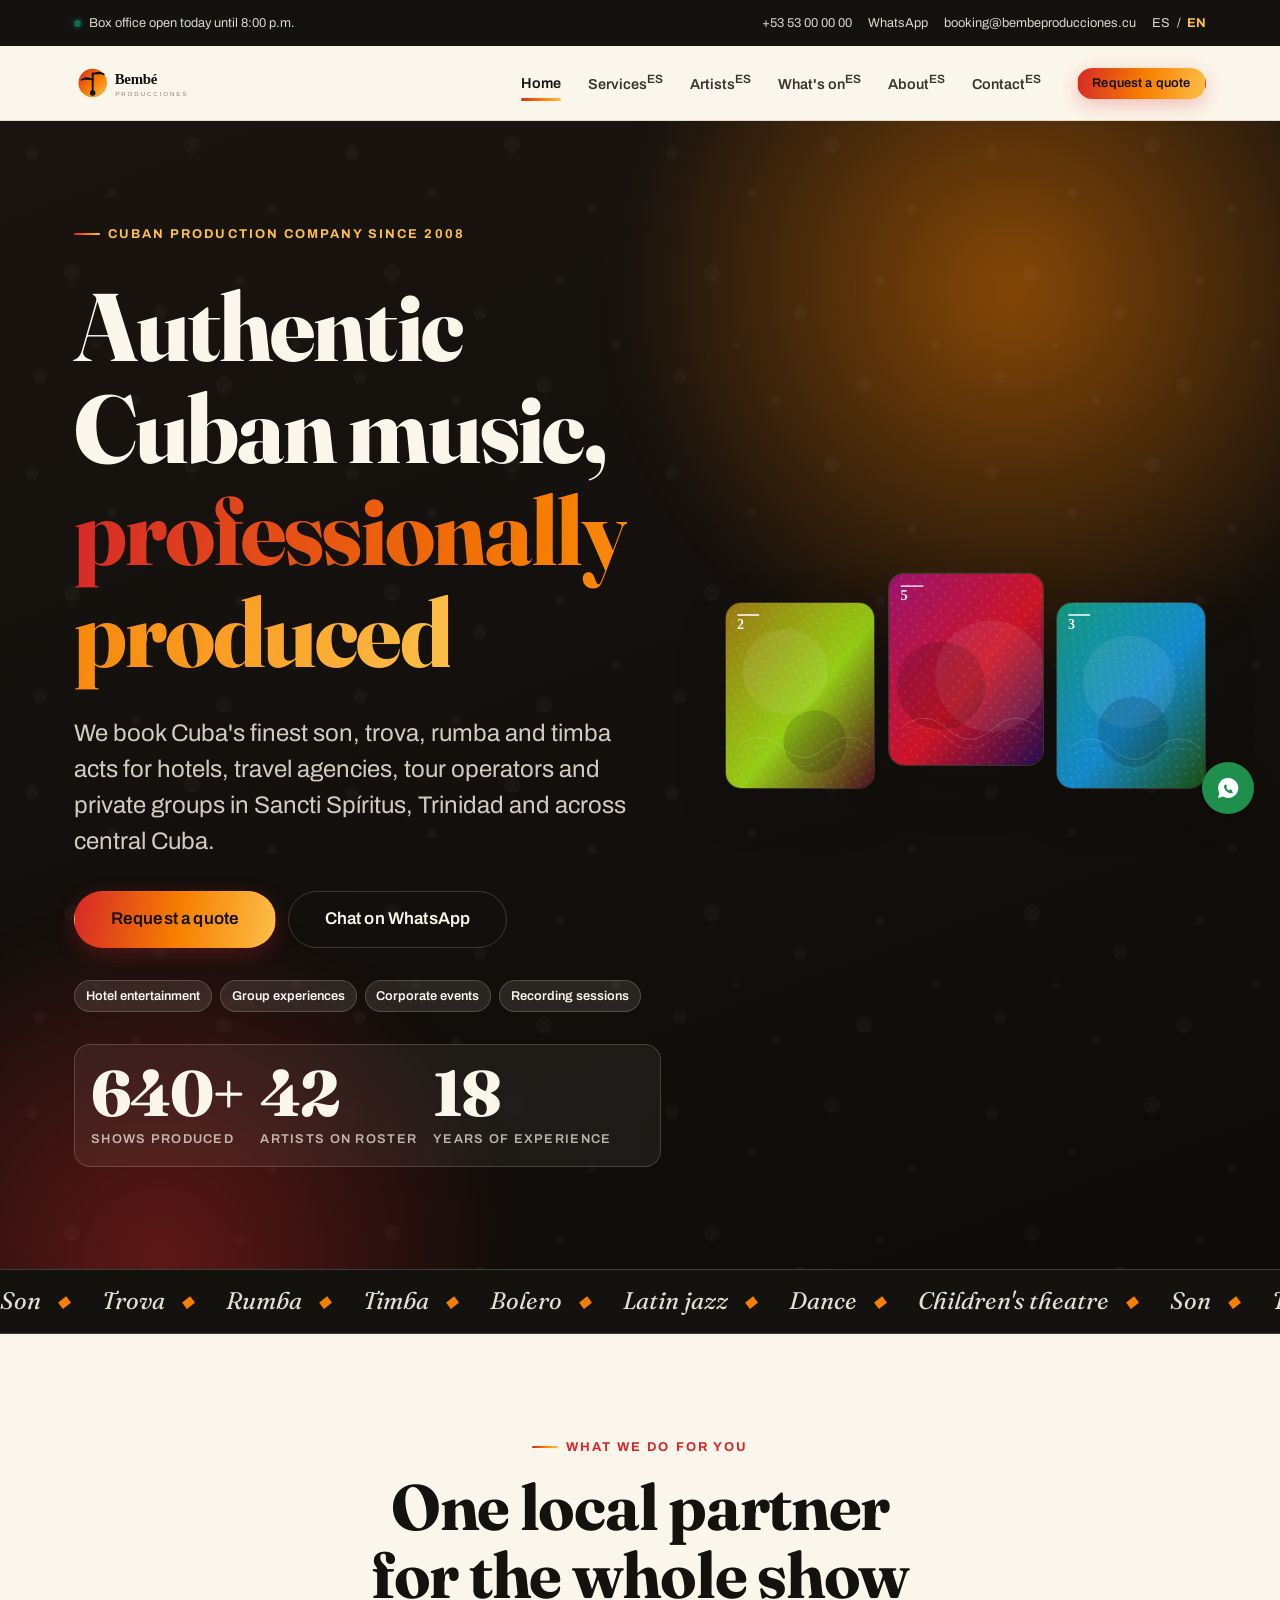
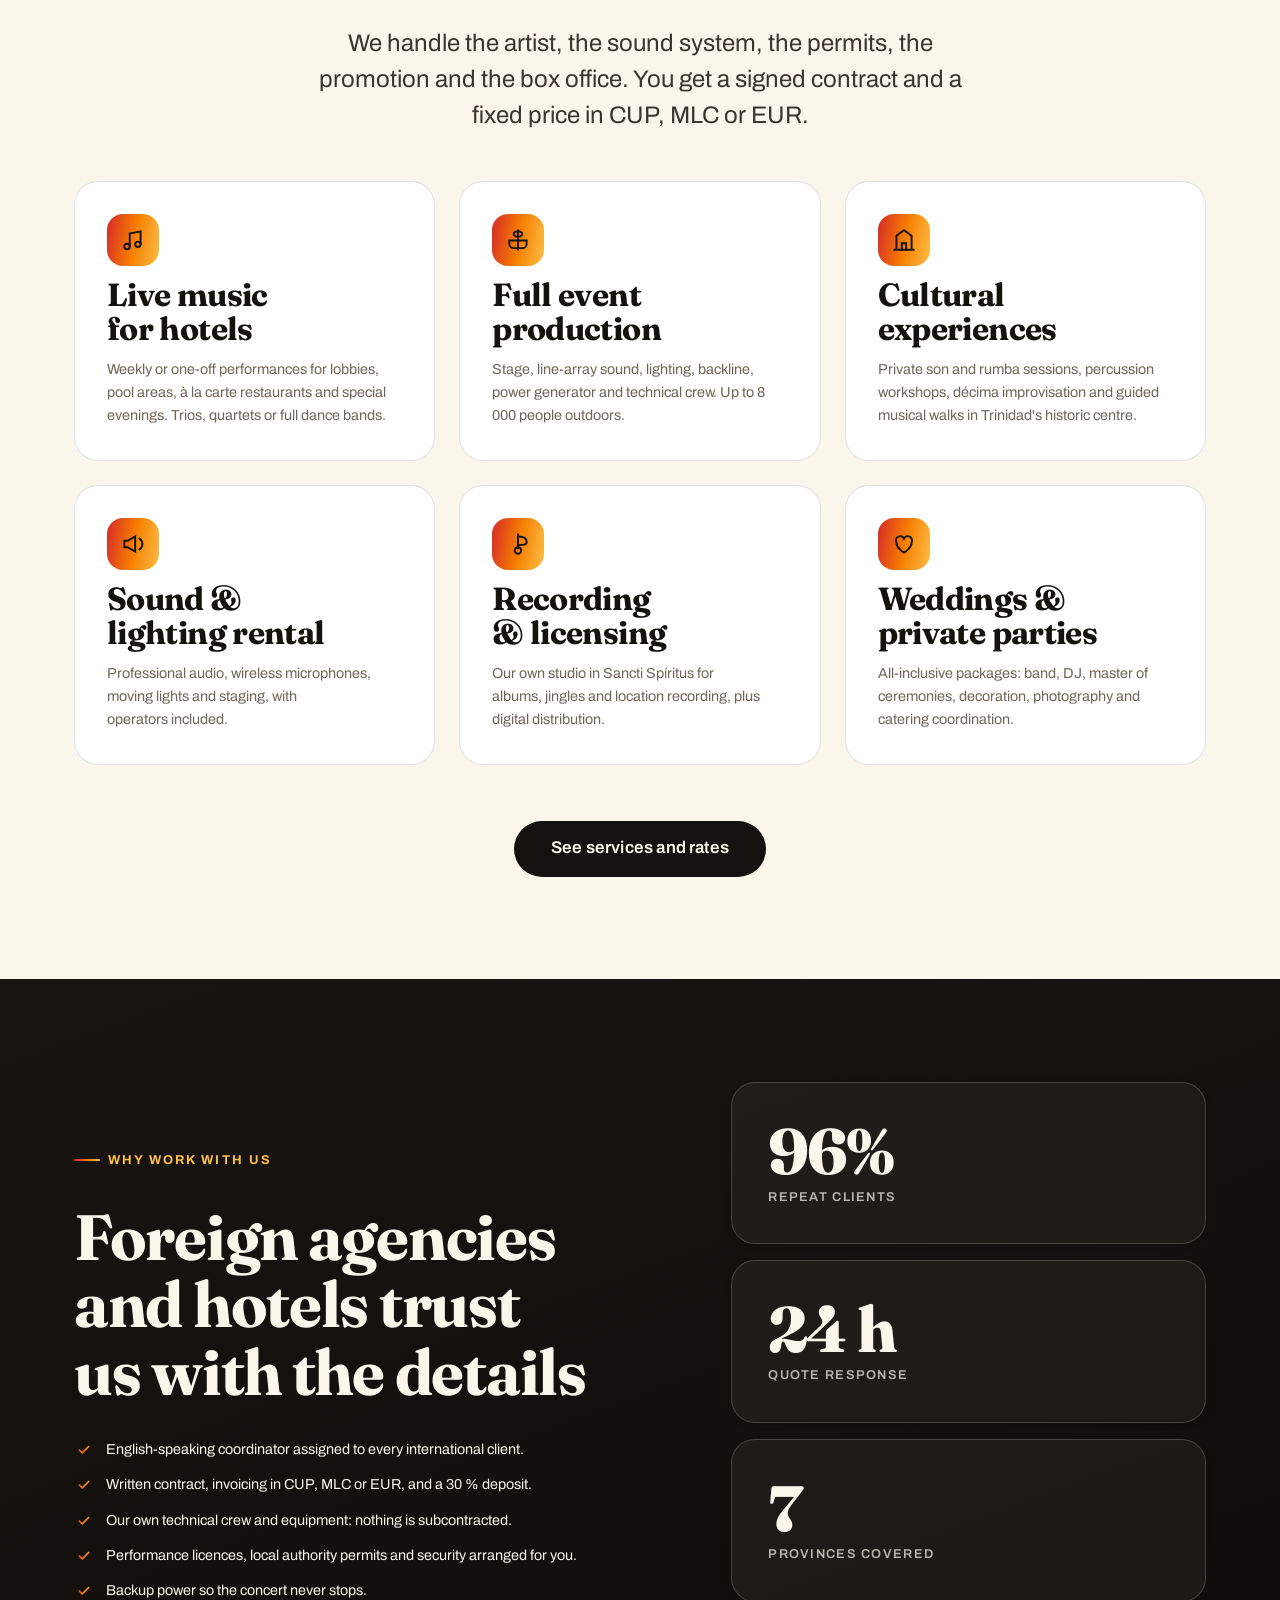
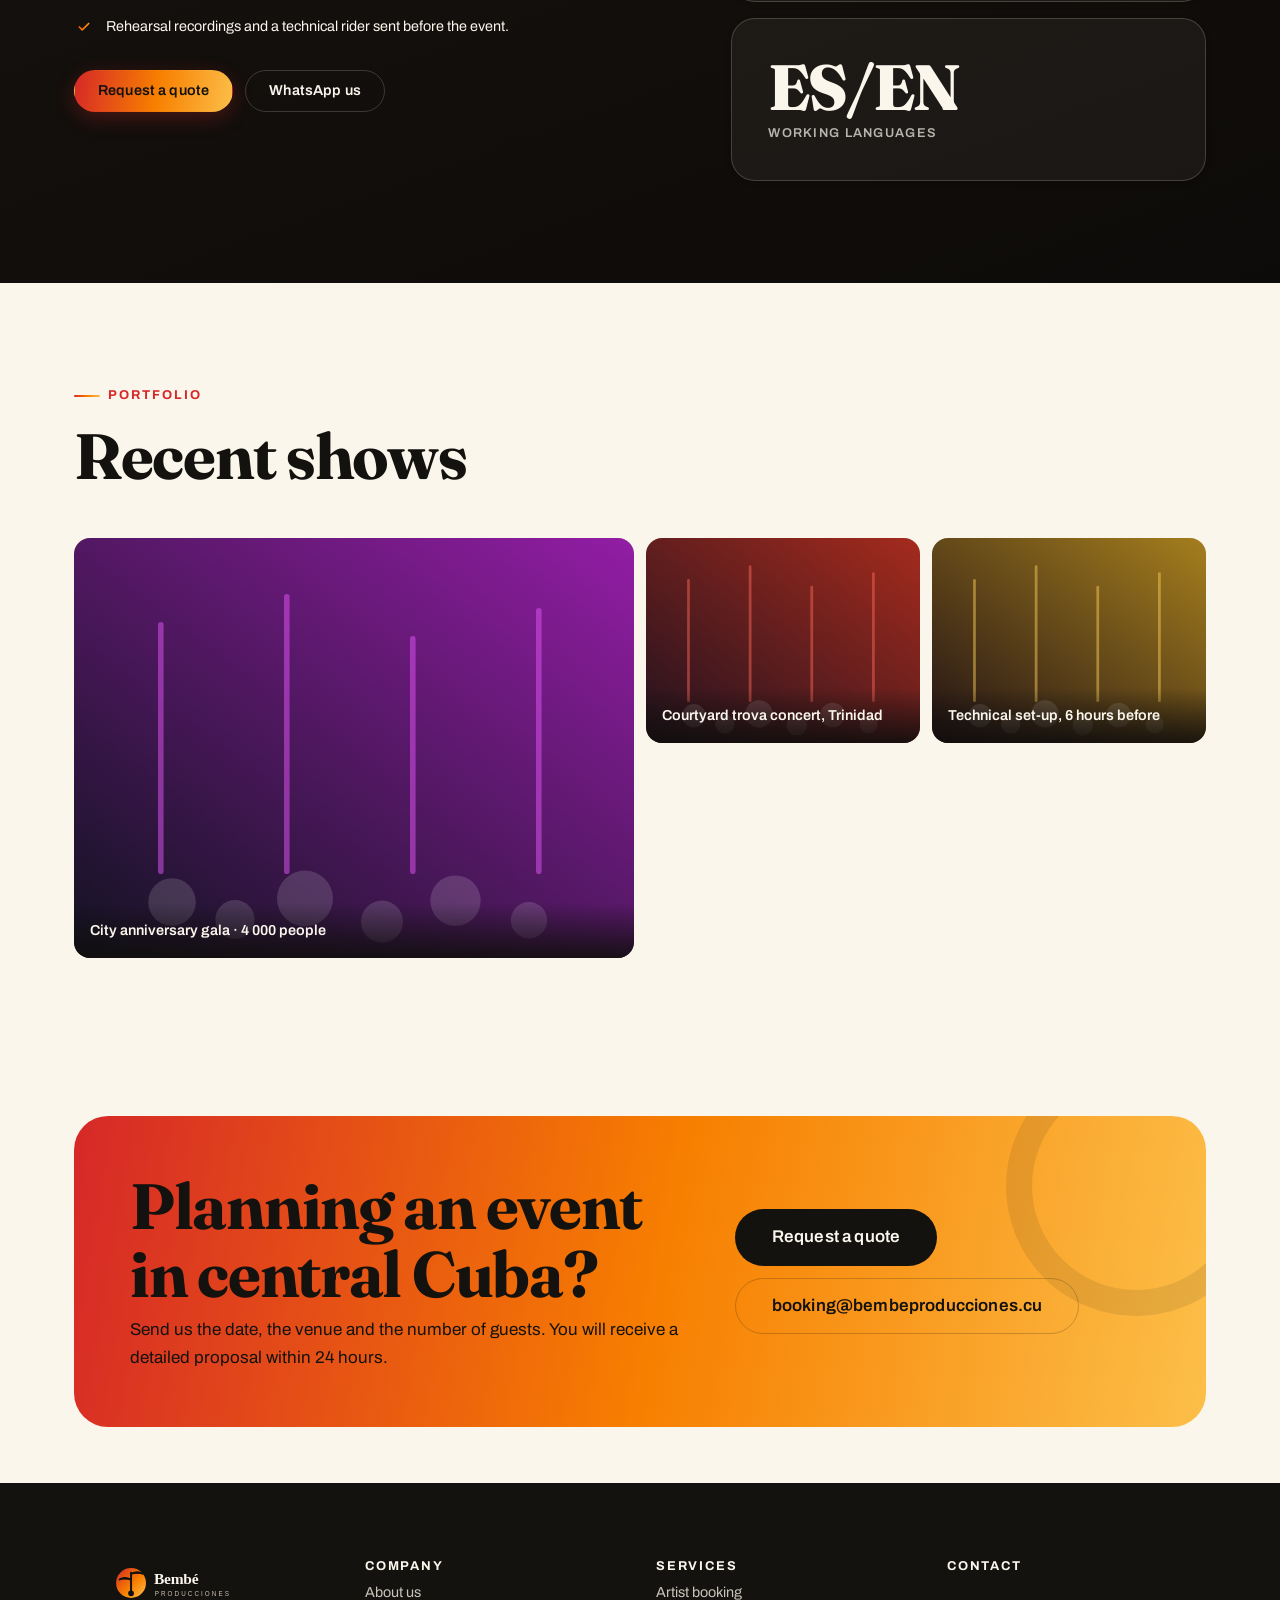
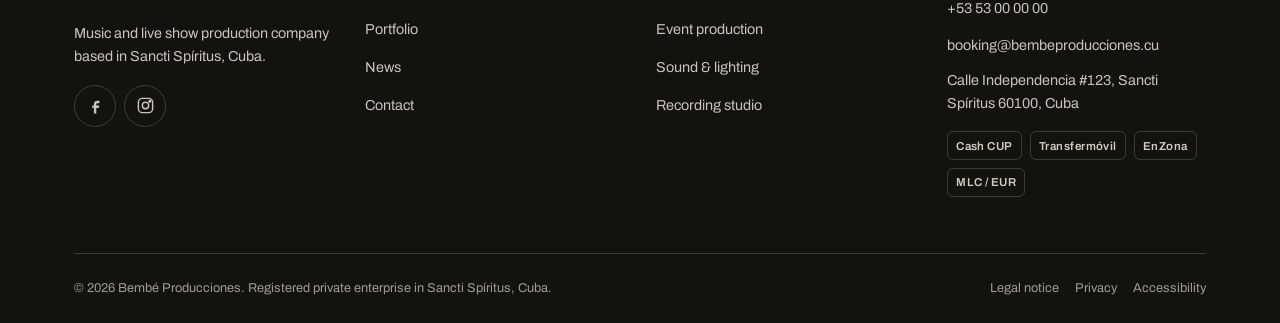
<file: en/index.html>
<!DOCTYPE html>
<html lang="en">
<head>
<meta charset="utf-8">
<script>document.documentElement.classList.add('js');</script>
<meta name="viewport" content="width=device-width, initial-scale=1">
<title>Bembé Producciones | Live music &amp; shows in Sancti Spíritus, Cuba</title>
<meta name="description" content="Cuban production company based in Sancti Spíritus. Live music booking, show production, sound and lighting rental, and cultural experiences for hotels, travel agencies and private groups in Trinidad and the centre of Cuba.">
<meta name="theme-color" content="#14120f">
<link rel="canonical" href="https://bembeproducciones.cu/en/">
<link rel="alternate" hreflang="es" href="https://bembeproducciones.cu/">
<link rel="alternate" hreflang="en" href="https://bembeproducciones.cu/en/">
<meta property="og:type" content="website">
<meta property="og:locale" content="en_US">
<meta property="og:title" content="Bembé Producciones | Live music &amp; shows in Sancti Spíritus, Cuba">
<meta property="og:description" content="Booking, show production and cultural experiences in the heart of Cuba.">
<meta property="og:image" content="../assets/img/poster-clave.svg">
<link rel="icon" href="../assets/img/favicon.svg" type="image/svg+xml">
<link rel="preconnect" href="https://fonts.googleapis.com">
<link rel="preconnect" href="https://fonts.gstatic.com" crossorigin>
<link href="https://fonts.googleapis.com/css2?family=Archivo:wght@400;500;600;700&family=Fraunces:ital,opsz,wght@0,9..144,400..900;1,9..144,400..700&family=IBM+Plex+Mono:wght@400;600&display=swap" rel="stylesheet">
<link rel="stylesheet" href="../assets/css/styles.css">
</head>
<body>
<a class="skip-link" href="#main">Skip to main content</a>

<div class="topbar">
  <div class="container topbar__inner">
    <p class="topbar__aviso"><span class="punto punto--vivo" aria-hidden="true"></span> Box office open today until 8:00 p.m.</p>
    <ul class="topbar__lista">
      <li><a href="tel:+5353000000">+53 53 00 00 00</a></li>
      <li><a href="https://wa.me/5353000000" target="_blank" rel="noopener">WhatsApp</a></li>
      <li><a href="mailto:booking@bembeproducciones.cu">booking@bembeproducciones.cu</a></li>
      <li class="topbar__idioma">
        <a href="../index.html" hreflang="es" lang="es">ES</a><span aria-hidden="true">/</span><span aria-current="true">EN</span>
      </li>
    </ul>
  </div>
</div>

<header class="site-header">
  <div class="container site-header__inner">
    <a class="brand" href="index.html" aria-label="Bembé Producciones, go to home">
      <img src="../assets/img/logo-bembe.svg" alt="Bembé Producciones" width="320" height="80">
    </a>
    <button class="nav-toggle" type="button" aria-expanded="false" aria-controls="nav-principal" aria-label="Open navigation menu">
      <span class="nav-toggle__barra" aria-hidden="true"></span>
      <span class="nav-toggle__barra" aria-hidden="true"></span>
      <span class="nav-toggle__barra" aria-hidden="true"></span>
    </button>
    <nav class="nav" id="nav-principal" aria-label="Main navigation">
      <ul class="nav__lista">
        <li><a class="nav__enlace" href="index.html" aria-current="page">Home</a></li>
        <li><a class="nav__enlace" href="../servicios.html">Services<sup lang="es">ES</sup></a></li>
        <li><a class="nav__enlace" href="../artistas.html">Artists<sup lang="es">ES</sup></a></li>
        <li><a class="nav__enlace" href="../eventos.html">What's on<sup lang="es">ES</sup></a></li>
        <li><a class="nav__enlace" href="../nosotros.html">About<sup lang="es">ES</sup></a></li>
        <li><a class="nav__enlace" href="../contacto.html">Contact<sup lang="es">ES</sup></a></li>
      </ul>
      <div class="nav__acciones">
        <a class="btn btn--primario btn--sm" href="../contacto.html#cotizacion">Request a quote</a>
      </div>
    </nav>
  </div>
</header>

<main id="main">

  <section class="hero">
    <div class="hero__textura" aria-hidden="true"></div>
    <div class="container hero__grid">
      <div class="pila pila--amplia">
        <span class="eyebrow eyebrow--claro">Cuban production company since 2008</span>
        <h1>Authentic Cuban music, <span class="titulo-degradado">professionally produced</span></h1>
        <p class="lead">We book Cuba's finest son, trova, rumba and timba acts for hotels, travel agencies, tour operators and private groups in Sancti Spíritus, Trinidad and across central Cuba.</p>
        <div class="grupo-botones">
          <a class="btn btn--primario btn--lg" href="../contacto.html#cotizacion">Request a quote</a>
          <a class="btn btn--contorno-claro btn--lg" href="https://wa.me/5353000000" target="_blank" rel="noopener">Chat on WhatsApp</a>
        </div>
        <div class="hero__etiquetas">
          <span class="chip chip--claro">Hotel entertainment</span>
          <span class="chip chip--claro">Group experiences</span>
          <span class="chip chip--claro">Corporate events</span>
          <span class="chip chip--claro">Recording sessions</span>
        </div>
        <div class="hero__dato">
          <div class="stat stat--claro">
            <span class="stat__cifra">640+</span>
            <span class="stat__etiqueta">Shows produced</span>
          </div>
          <div class="stat stat--claro">
            <span class="stat__cifra">42</span>
            <span class="stat__etiqueta">Artists on roster</span>
          </div>
          <div class="stat stat--claro">
            <span class="stat__cifra">18</span>
            <span class="stat__etiqueta">Years of experience</span>
          </div>
        </div>
      </div>
      <div class="hero__carteles" aria-hidden="true">
        <img src="../assets/img/poster-trova.svg" alt="" width="800" height="1000">
        <img src="../assets/img/poster-rumba.svg" alt="" width="800" height="1000">
        <img src="../assets/img/poster-jazz.svg" alt="" width="800" height="1000">
      </div>
    </div>
  </section>

  <div class="marquesina" aria-hidden="true">
    <div class="marquesina__pista">
      <span class="marquesina__item">Son</span>
      <span class="marquesina__item">Trova</span>
      <span class="marquesina__item">Rumba</span>
      <span class="marquesina__item">Timba</span>
      <span class="marquesina__item">Bolero</span>
      <span class="marquesina__item">Latin jazz</span>
      <span class="marquesina__item">Dance</span>
      <span class="marquesina__item">Children's theatre</span>
    </div>
  </div>

  <section class="seccion" aria-labelledby="en-services">
    <div class="container">
      <div class="cabecera-seccion cabecera-seccion--centrada">
        <span class="eyebrow">What we do for you</span>
        <h2 id="en-services">One local partner for the whole show</h2>
        <p class="lead">We handle the artist, the sound system, the permits, the promotion and the box office. You get a signed contract and a fixed price in CUP, MLC or EUR.</p>
      </div>
      <div class="grid grid--3">
        <article class="servicio revelar">
          <div class="servicio__icono" aria-hidden="true">
            <svg viewBox="0 0 24 24" fill="none" stroke="currentColor" stroke-width="1.8" stroke-linecap="round"><path d="M9 18V6l10-2v12"/><circle cx="6.5" cy="18" r="2.5"/><circle cx="16.5" cy="16" r="2.5"/></svg>
          </div>
          <h3>Live music for hotels</h3>
          <p class="texto-suave texto-pequeno">Weekly or one-off performances for lobbies, pool areas, à la carte restaurants and special evenings. Trios, quartets or full dance bands.</p>
        </article>
        <article class="servicio revelar">
          <div class="servicio__icono" aria-hidden="true">
            <svg viewBox="0 0 24 24" fill="none" stroke="currentColor" stroke-width="1.8" stroke-linecap="round"><path d="M12 3v18M8 6.5c0-1.4 1.8-2.5 4-2.5s4 1.1 4 2.5S14.2 9 12 9 8 7.9 8 6.5Z"/><path d="M4 12.5h16v3a4 4 0 0 1-4 4H8a4 4 0 0 1-4-4v-3Z"/></svg>
          </div>
          <h3>Full event production</h3>
          <p class="texto-suave texto-pequeno">Stage, line-array sound, lighting, backline, power generator and technical crew. Up to 8 000 people outdoors.</p>
        </article>
        <article class="servicio revelar">
          <div class="servicio__icono" aria-hidden="true">
            <svg viewBox="0 0 24 24" fill="none" stroke="currentColor" stroke-width="1.8" stroke-linecap="round"><path d="M3 21h18M5 21V8l7-5 7 5v13"/><path d="M10 21v-6h4v6"/></svg>
          </div>
          <h3>Cultural experiences</h3>
          <p class="texto-suave texto-pequeno">Private son and rumba sessions, percussion workshops, décima improvisation and guided musical walks in Trinidad's historic centre.</p>
        </article>
        <article class="servicio revelar">
          <div class="servicio__icono" aria-hidden="true">
            <svg viewBox="0 0 24 24" fill="none" stroke="currentColor" stroke-width="1.8" stroke-linecap="round"><path d="M4 9h3l7-4v14l-7-4H4z"/><path d="M18 7a6 6 0 0 1 0 10"/></svg>
          </div>
          <h3>Sound &amp; lighting rental</h3>
          <p class="texto-suave texto-pequeno">Professional audio, wireless microphones, moving lights and staging, with operators included.</p>
        </article>
        <article class="servicio revelar">
          <div class="servicio__icono" aria-hidden="true">
            <svg viewBox="0 0 24 24" fill="none" stroke="currentColor" stroke-width="1.8" stroke-linecap="round"><path d="M12 3v13"/><circle cx="12" cy="18" r="3"/><path d="M12 5c5 0 8 2 8 5s-3 3-8 3"/></svg>
          </div>
          <h3>Recording &amp; licensing</h3>
          <p class="texto-suave texto-pequeno">Our own studio in Sancti Spíritus for albums, jingles and location recording, plus digital distribution.</p>
        </article>
        <article class="servicio revelar">
          <div class="servicio__icono" aria-hidden="true">
            <svg viewBox="0 0 24 24" fill="none" stroke="currentColor" stroke-width="1.8" stroke-linecap="round"><path d="M12 20s-7-4.4-7-9.5A3.9 3.9 0 0 1 12 7a3.9 3.9 0 0 1 7 3.5C19 15.6 12 20 12 20Z"/></svg>
          </div>
          <h3>Weddings &amp; private parties</h3>
          <p class="texto-suave texto-pequeno">All-inclusive packages: band, DJ, master of ceremonies, decoration, photography and catering coordination.</p>
        </article>
      </div>
      <div class="fila fila--centrada mt-8">
        <a class="btn btn--oscuro btn--lg" href="../servicios.html">See services and rates</a>
      </div>
    </div>
  </section>

  <section class="seccion seccion--oscura" aria-labelledby="en-why">
    <div class="container split split--60">
      <div class="pila pila--amplia">
        <span class="eyebrow eyebrow--claro">Why work with us</span>
        <h2 id="en-why">Foreign agencies and hotels trust us with the details</h2>
        <ul class="lista-ticks">
          <li>English-speaking coordinator assigned to every international client.</li>
          <li>Written contract, invoicing in CUP, MLC or EUR, and a 30 % deposit.</li>
          <li>Our own technical crew and equipment: nothing is subcontracted.</li>
          <li>Performance licences, local authority permits and security arranged for you.</li>
          <li>Backup power so the concert never stops.</li>
          <li>Rehearsal recordings and a technical rider sent before the event.</li>
        </ul>
        <div class="grupo-botones">
          <a class="btn btn--primario" href="../contacto.html#cotizacion">Request a quote</a>
          <a class="btn btn--contorno-claro" href="https://wa.me/5353000000" target="_blank" rel="noopener">WhatsApp us</a>
        </div>
      </div>
      <div class="grid grid--2 grid--ajustado">
        <div class="superficie superficie--oscura">
          <div class="stat stat--claro"><span class="stat__cifra">96%</span><span class="stat__etiqueta">Repeat clients</span></div>
        </div>
        <div class="superficie superficie--oscura">
          <div class="stat stat--claro"><span class="stat__cifra">24 h</span><span class="stat__etiqueta">Quote response</span></div>
        </div>
        <div class="superficie superficie--oscura">
          <div class="stat stat--claro"><span class="stat__cifra">7</span><span class="stat__etiqueta">Provinces covered</span></div>
        </div>
        <div class="superficie superficie--oscura">
          <div class="stat stat--claro"><span class="stat__cifra">ES/EN</span><span class="stat__etiqueta">Working languages</span></div>
        </div>
      </div>
    </div>
  </section>

  <section class="seccion" aria-labelledby="en-gallery">
    <div class="container">
      <div class="cabecera-seccion">
        <span class="eyebrow">Portfolio</span>
        <h2 id="en-gallery">Recent shows</h2>
      </div>
      <div class="galeria">
        <figure class="galeria__pieza galeria__pieza--ancha">
          <img src="../assets/img/gal-1.svg" alt="Stage lighting at the city anniversary gala" width="800" height="600" loading="lazy" decoding="async">
          <figcaption class="galeria__pie">City anniversary gala · 4 000 people</figcaption>
        </figure>
        <figure class="galeria__pieza">
          <img src="../assets/img/gal-3.svg" alt="Trova concert in a colonial courtyard in Trinidad" width="800" height="600" loading="lazy" decoding="async">
          <figcaption class="galeria__pie">Courtyard trova concert, Trinidad</figcaption>
        </figure>
        <figure class="galeria__pieza">
          <img src="../assets/img/gal-4.svg" alt="Sound system installed before an outdoor show" width="800" height="600" loading="lazy" decoding="async">
          <figcaption class="galeria__pie">Technical set-up, 6 hours before</figcaption>
        </figure>
      </div>
    </div>
  </section>

  <section class="seccion seccion--compacta">
    <div class="container">
      <div class="banda-cta">
        <div class="pila pila--ajustada">
          <h2>Planning an event in central Cuba?</h2>
          <p>Send us the date, the venue and the number of guests. You will receive a detailed proposal within 24 hours.</p>
        </div>
        <div class="grupo-botones">
          <a class="btn btn--oscuro btn--lg" href="../contacto.html#cotizacion">Request a quote</a>
          <a class="btn btn--contorno btn--lg" href="mailto:booking@bembeproducciones.cu">booking@bembeproducciones.cu</a>
        </div>
      </div>
    </div>
  </section>

</main>

<footer class="site-footer">
  <div class="container">
    <div class="site-footer__rejilla">
      <div class="site-footer__marca">
        <img src="../assets/img/logo-bembe-claro.svg" alt="Bembé Producciones" width="320" height="80">
        <p>Music and live show production company based in Sancti Spíritus, Cuba.</p>
        <div class="redes">
          <a href="https://facebook.com/" target="_blank" rel="noopener" aria-label="Facebook">
            <svg viewBox="0 0 24 24" fill="currentColor" aria-hidden="true"><path d="M14 9h3V6h-3c-2.2 0-4 1.8-4 4v2H8v3h2v7h3v-7h3l1-3h-4v-2c0-.6.4-1 1-1Z"/></svg>
          </a>
          <a href="https://instagram.com/" target="_blank" rel="noopener" aria-label="Instagram">
            <svg viewBox="0 0 24 24" fill="none" stroke="currentColor" stroke-width="1.8" aria-hidden="true"><rect x="3" y="3" width="18" height="18" rx="5"/><circle cx="12" cy="12" r="4"/><circle cx="17.5" cy="6.5" r="1" fill="currentColor"/></svg>
          </a>
        </div>
      </div>
      <nav aria-labelledby="en-footer-company">
        <h3 class="site-footer__titulo" id="en-footer-company">Company</h3>
        <ul class="site-footer__lista">
          <li><a href="../nosotros.html">About us</a></li>
          <li><a href="../nosotros.html#portafolio">Portfolio</a></li>
          <li><a href="../noticias.html">News</a></li>
          <li><a href="../contacto.html">Contact</a></li>
        </ul>
      </nav>
      <nav aria-labelledby="en-footer-services">
        <h3 class="site-footer__titulo" id="en-footer-services">Services</h3>
        <ul class="site-footer__lista">
          <li><a href="../servicios.html#booking">Artist booking</a></li>
          <li><a href="../servicios.html#produccion">Event production</a></li>
          <li><a href="../servicios.html#equipos">Sound &amp; lighting</a></li>
          <li><a href="../servicios.html#estudio">Recording studio</a></li>
        </ul>
      </nav>
      <div class="pila">
        <h3 class="site-footer__titulo">Contact</h3>
        <ul class="site-footer__lista">
          <li><a href="tel:+5353000000">+53 53 00 00 00</a></li>
          <li><a href="mailto:booking@bembeproducciones.cu">booking@bembeproducciones.cu</a></li>
          <li>Calle Independencia #123, Sancti Spíritus 60100, Cuba</li>
        </ul>
        <div class="pagos">
          <span>Cash CUP</span><span>Transfermóvil</span><span>EnZona</span><span>MLC / EUR</span>
        </div>
      </div>
    </div>
    <div class="site-footer__legal">
      <p>© <span id="anio-actual">2026</span> Bembé Producciones. Registered private enterprise in Sancti Spíritus, Cuba.</p>
      <nav aria-label="Legal links">
        <a href="../legal.html#aviso">Legal notice</a>
        <a href="../legal.html#privacidad">Privacy</a>
        <a href="../legal.html#accesibilidad">Accessibility</a>
      </nav>
    </div>
  </div>
</footer>

<div class="fab-grupo">
  <a class="fab fab--wa" href="https://wa.me/5353000000" target="_blank" rel="noopener" aria-label="Chat on WhatsApp">
    <svg viewBox="0 0 24 24" fill="currentColor" aria-hidden="true"><path d="M12 2a10 10 0 0 0-8.6 15L2 22l5.2-1.4A10 10 0 1 0 12 2Zm5.3 14.1c-.2.6-1.3 1.2-1.8 1.2-.5.1-1 .1-1.7-.1-1.6-.5-3.6-2-4.9-4-.6-1-.9-1.9-.9-2.6 0-.7.4-1.4.7-1.7.2-.2.4-.3.6-.3h.5c.2 0 .4 0 .5.4l.7 1.6c.1.2 0 .4-.1.5l-.4.5c-.1.2-.2.3 0 .6.5.8 1.5 1.7 2.3 2.1.2.1.4.1.5 0l.6-.7c.2-.2.3-.2.5-.1l1.6.8c.3.2.3.3.3.5 0 .2 0 .8-.2 1.3Z"/></svg>
  </a>
  <button class="fab fab--arriba" type="button" aria-label="Back to top">
    <svg viewBox="0 0 24 24" fill="none" stroke="currentColor" stroke-width="2" stroke-linecap="round" aria-hidden="true"><path d="M12 19V5M5 12l7-7 7 7"/></svg>
  </button>
</div>

<script src="../assets/js/main.js" defer></script>
</body>
</html>
</file>
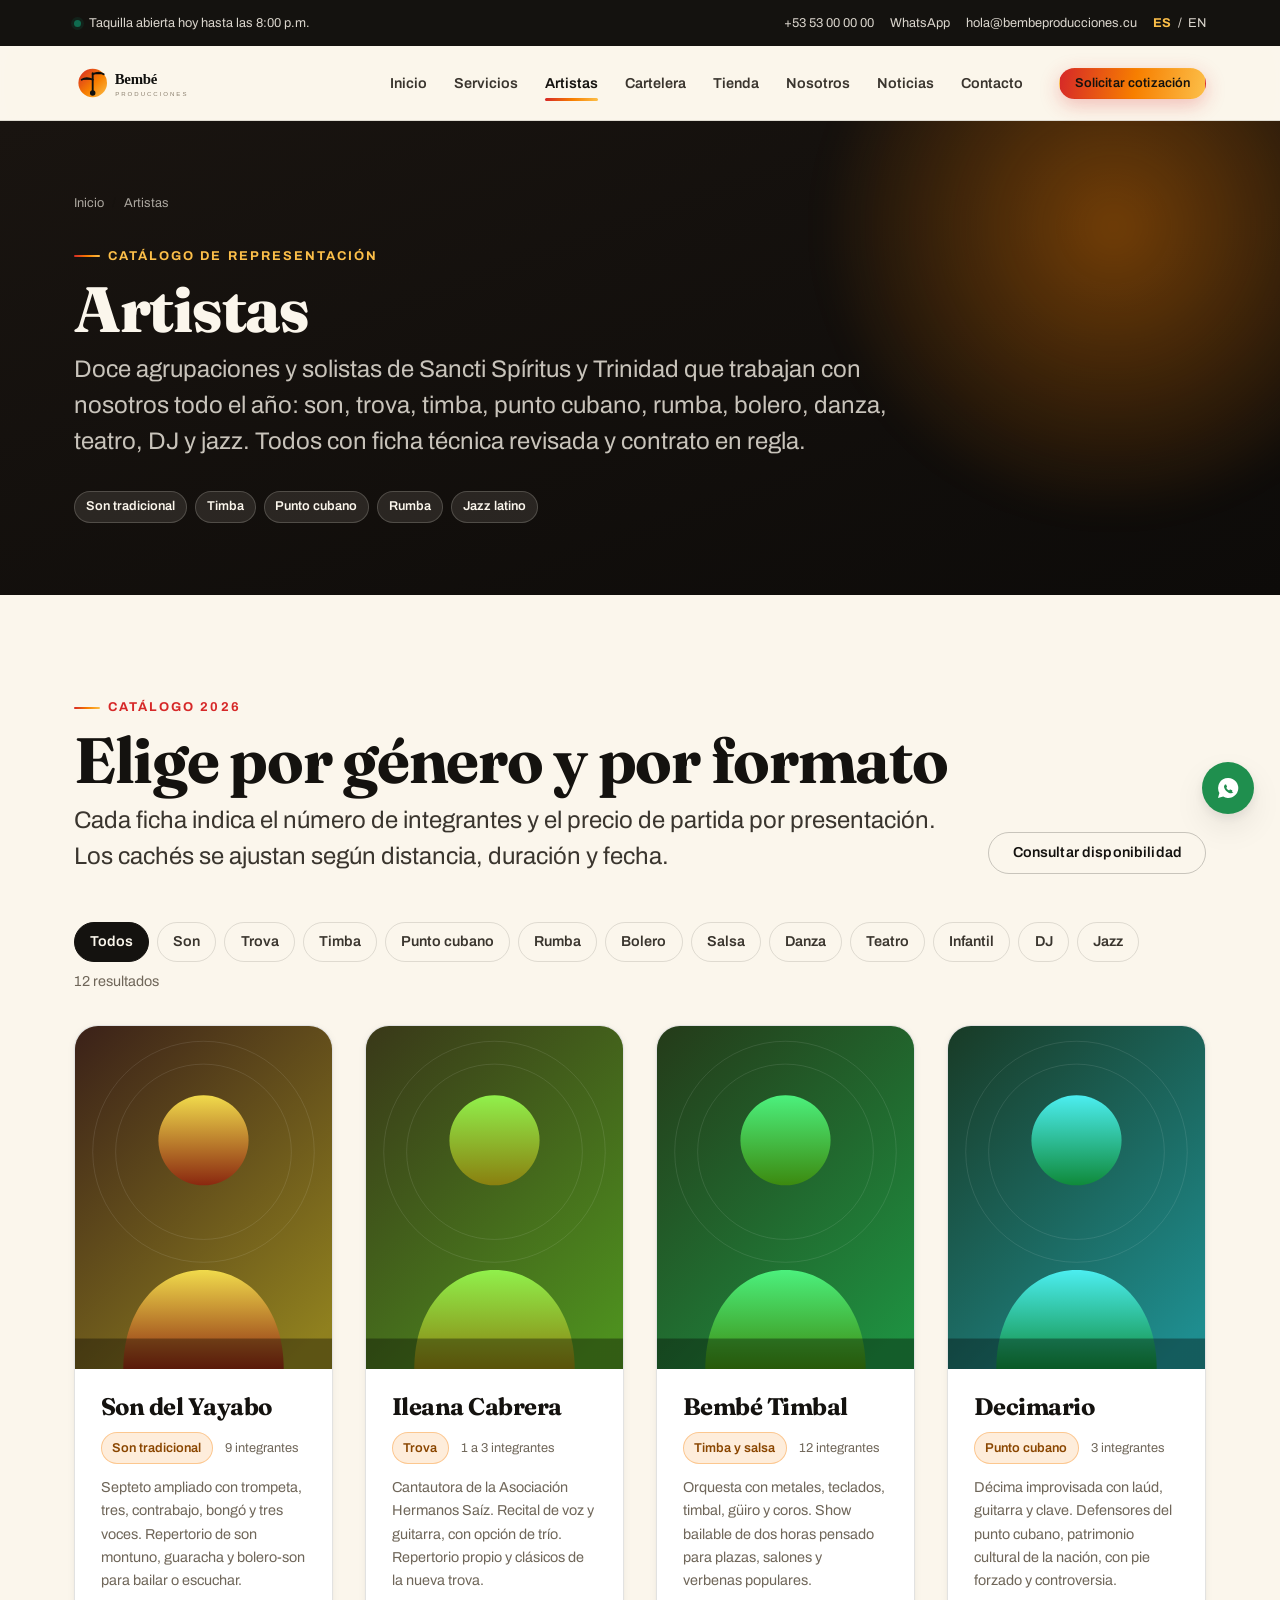
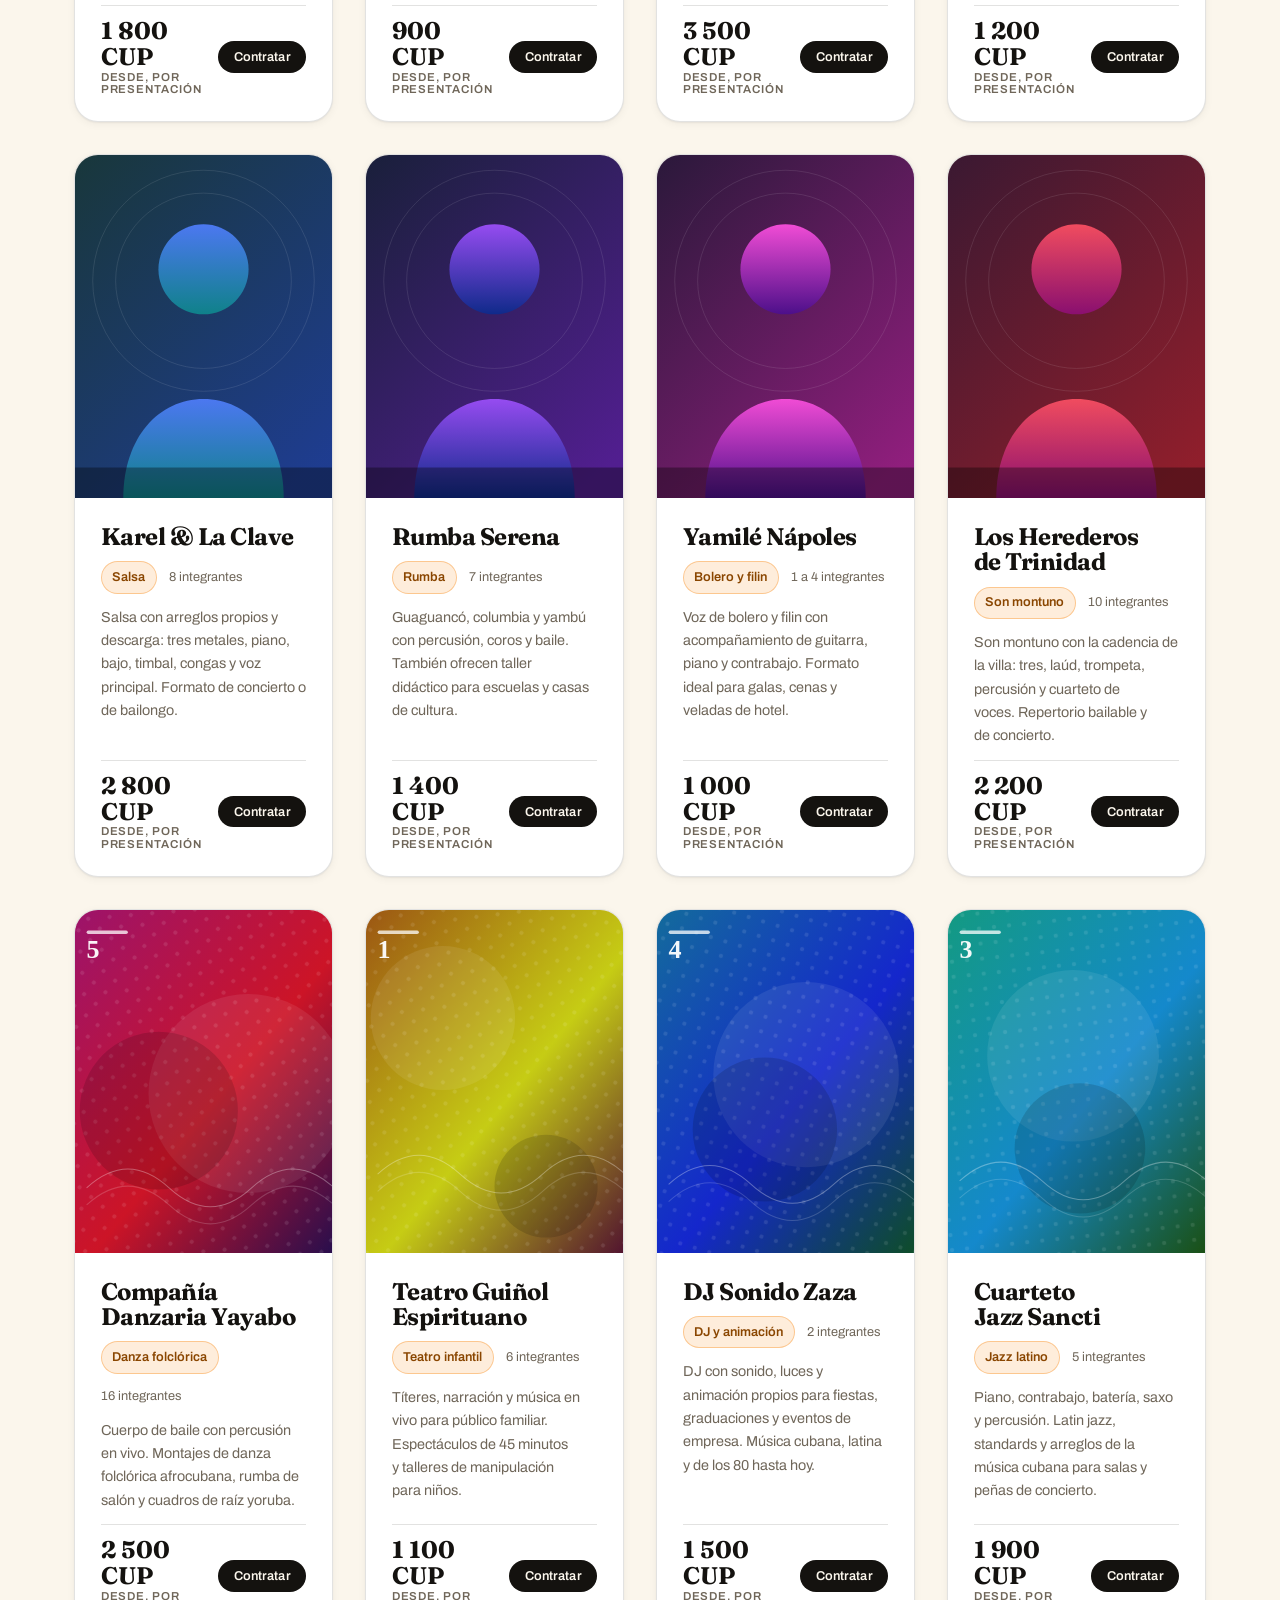
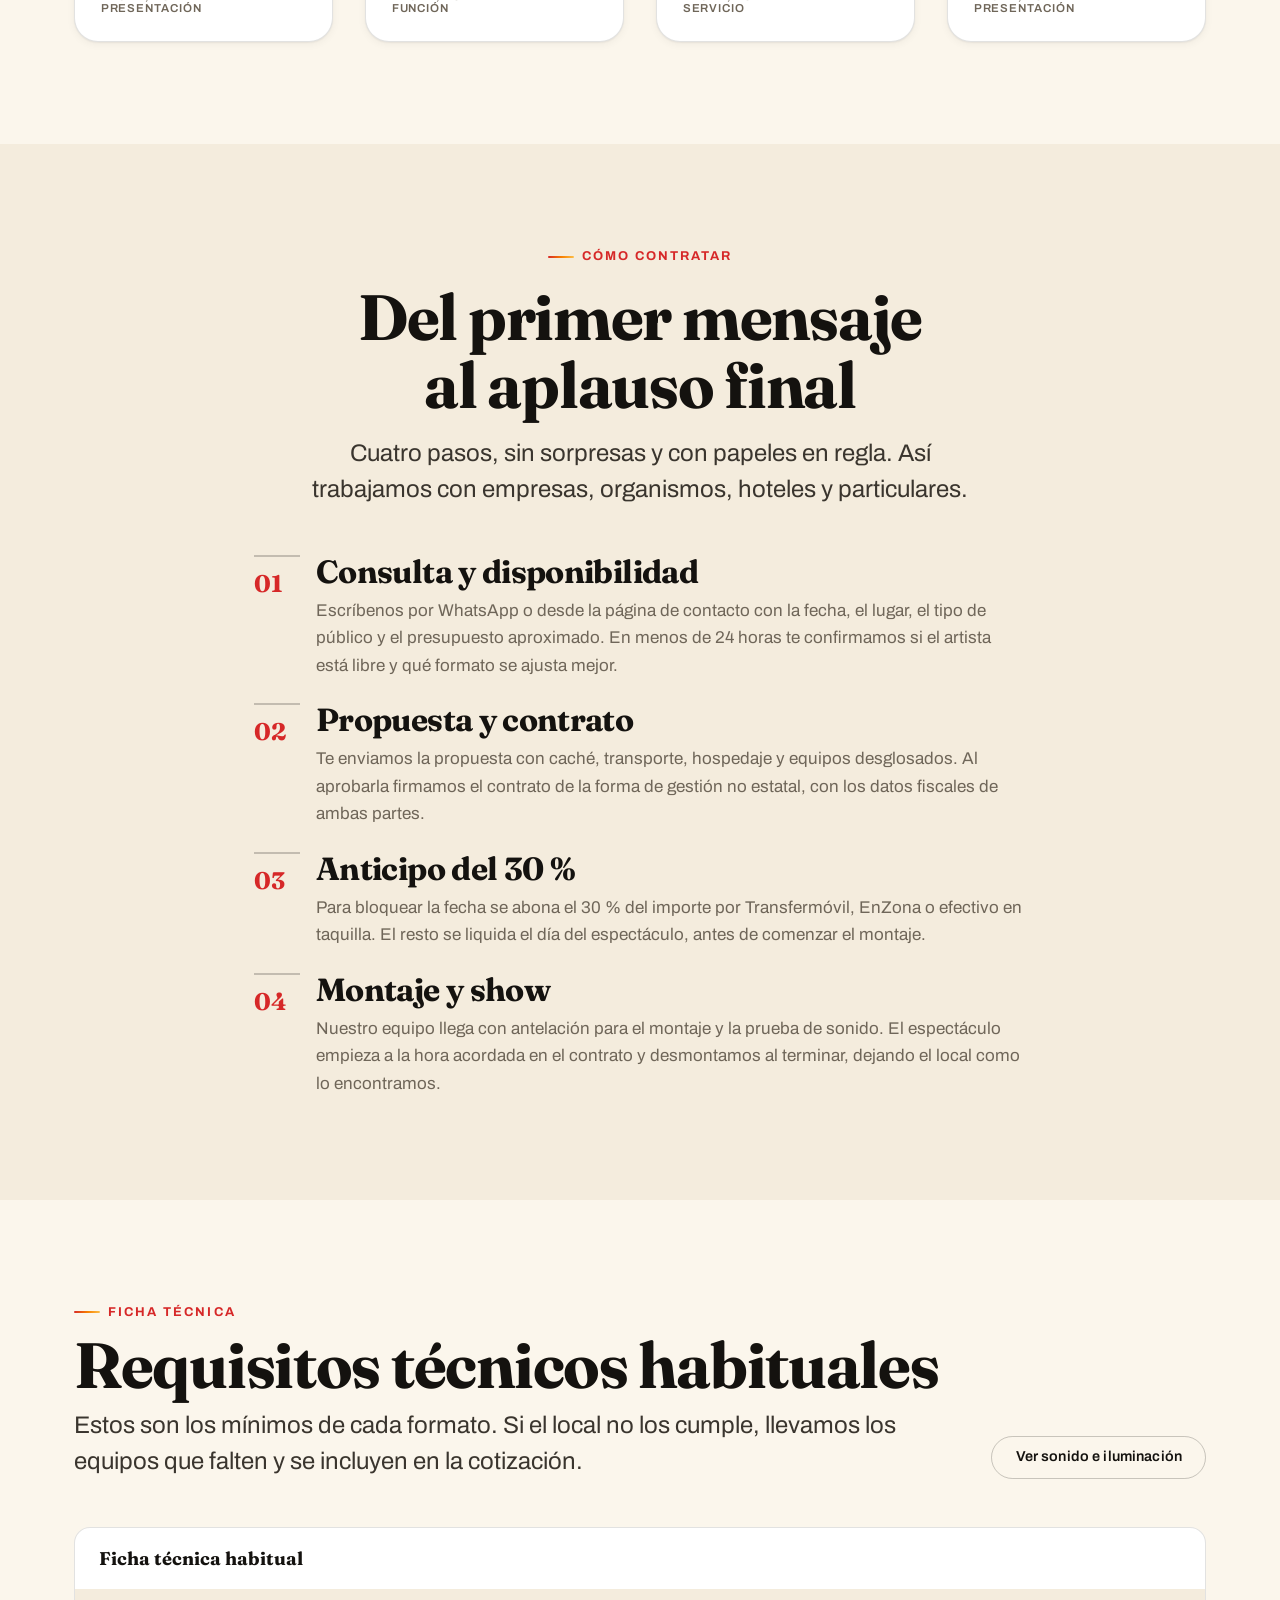
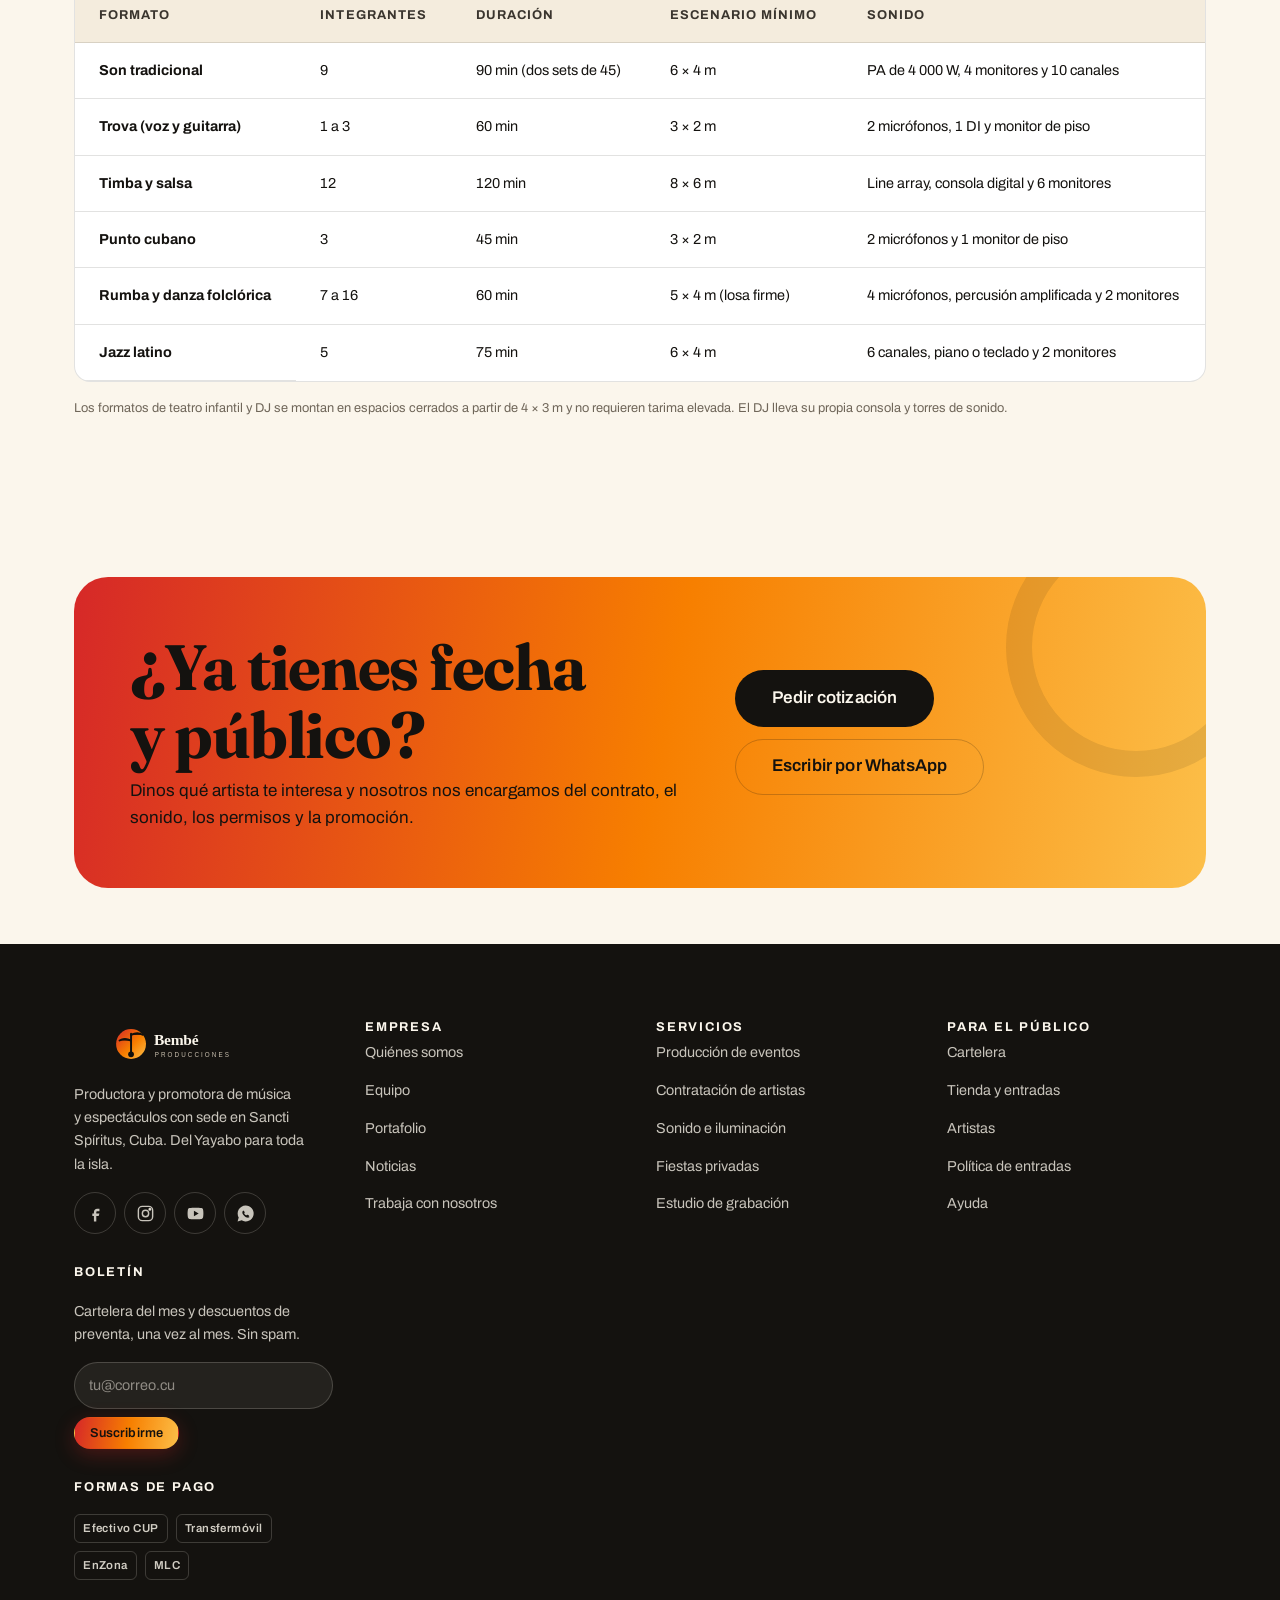
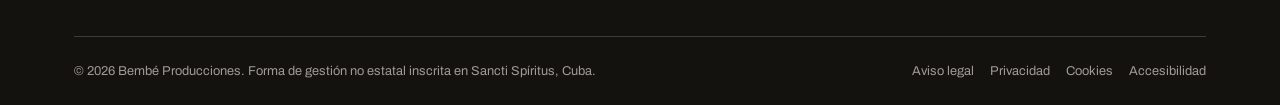
<file: artistas.html>
<!DOCTYPE html>
<html lang="es-CU">
<head>
<meta charset="utf-8">
<script>document.documentElement.classList.add('js');</script>
<meta name="viewport" content="width=device-width, initial-scale=1">
<title>Artistas | Bembé Producciones — Catálogo de música y espectáculos</title>
<meta name="description" content="Catálogo de artistas de Bembé Producciones: son, trova, timba, punto cubano, rumba, bolero, danza, teatro, DJ y jazz en Sancti Spíritus. Consulta formatos, fichas técnicas y contrata por WhatsApp.">
<meta name="theme-color" content="#14120f">
<meta name="author" content="Bembé Producciones">
<link rel="canonical" href="https://bembeproducciones.cu/artistas.html">
<meta property="og:type" content="website">
<meta property="og:locale" content="es_CU">
<meta property="og:site_name" content="Bembé Producciones">
<meta property="og:title" content="Artistas | Bembé Producciones">
<meta property="og:description" content="Doce agrupaciones y solistas espirituanos listos para tu escenario: son, trova, timba, punto cubano, rumba, bolero, danza, teatro, DJ y jazz.">
<meta property="og:image" content="assets/img/aret-1.svg">
<link rel="icon" href="assets/img/favicon.svg" type="image/svg+xml">
<link rel="apple-touch-icon" href="assets/img/favicon.svg">
<link rel="manifest" href="manifest.webmanifest">
<link rel="preconnect" href="https://fonts.googleapis.com">
<link rel="preconnect" href="https://fonts.gstatic.com" crossorigin>
<link href="https://fonts.googleapis.com/css2?family=Archivo:wght@400;500;600;700&family=Fraunces:ital,opsz,wght@0,9..144,400..900;1,9..144,400..700&family=IBM+Plex+Mono:wght@400;600&display=swap" rel="stylesheet">
<link rel="stylesheet" href="assets/css/styles.css">
<script type="application/ld+json">
{
  "@context": "https://schema.org",
  "@type": "LocalBusiness",
  "name": "Bembé Producciones",
  "description": "Productora y promotora de música y espectáculos en Sancti Spíritus, Cuba.",
  "url": "https://bembeproducciones.cu/",
  "telephone": "+53 53 00 00 00",
  "email": "hola@bembeproducciones.cu",
  "priceRange": "$$",
  "currenciesAccepted": "CUP, MLC",
  "paymentAccepted": "Efectivo, Transfermóvil, EnZona",
  "address": {
    "@type": "PostalAddress",
    "streetAddress": "Calle Independencia #123, e/ Máximo Gómez y Honorato",
    "addressLocality": "Sancti Spíritus",
    "addressRegion": "Sancti Spíritus",
    "postalCode": "60100",
    "addressCountry": "CU"
  },
  "geo": { "@type": "GeoCoordinates", "latitude": 21.9297, "longitude": -79.4425 },
  "areaServed": ["Sancti Spíritus", "Trinidad", "Ciego de Ávila", "Villa Clara"],
  "openingHoursSpecification": [{
    "@type": "OpeningHoursSpecification",
    "dayOfWeek": ["Monday","Tuesday","Wednesday","Thursday","Friday"],
    "opens": "08:30", "closes": "17:00"
  }]
}
</script>
</head>
<body>
<a class="skip-link" href="#main">Saltar al contenido principal</a>

<!-- ============================ BARRA SUPERIOR ============================ -->
<div class="topbar">
  <div class="container topbar__inner">
    <p class="topbar__aviso"><span class="punto punto--vivo" aria-hidden="true"></span> Taquilla abierta hoy hasta las 8:00 p.m.</p>
    <ul class="topbar__lista">
      <li><a href="tel:+5353000000">+53 53 00 00 00</a></li>
      <li><a href="https://wa.me/5353000000" target="_blank" rel="noopener">WhatsApp</a></li>
      <li><a href="mailto:hola@bembeproducciones.cu">hola@bembeproducciones.cu</a></li>
      <li class="topbar__idioma">
        <span aria-current="true">ES</span><span aria-hidden="true">/</span><a href="en/index.html" hreflang="en" lang="en">EN</a>
      </li>
    </ul>
  </div>
</div>

<!-- ================================ CABECERA ============================== -->
<header class="site-header">
  <div class="container site-header__inner">
    <a class="brand" href="index.html" aria-label="Bembé Producciones, ir al inicio">
      <img src="assets/img/logo-bembe.svg" alt="Bembé Producciones" width="320" height="80">
    </a>

    <button class="nav-toggle" type="button" aria-expanded="false" aria-controls="nav-principal" aria-label="Abrir menú de navegación">
      <span class="nav-toggle__barra" aria-hidden="true"></span>
      <span class="nav-toggle__barra" aria-hidden="true"></span>
      <span class="nav-toggle__barra" aria-hidden="true"></span>
    </button>

    <nav class="nav" id="nav-principal" aria-label="Navegación principal">
      <ul class="nav__lista">
        <li><a class="nav__enlace" href="index.html">Inicio</a></li>
        <li><a class="nav__enlace" href="servicios.html">Servicios</a></li>
        <li><a class="nav__enlace" href="artistas.html">Artistas</a></li>
        <li><a class="nav__enlace" href="eventos.html">Cartelera</a></li>
        <li><a class="nav__enlace" href="tienda.html">Tienda</a></li>
        <li><a class="nav__enlace" href="nosotros.html">Nosotros</a></li>
        <li><a class="nav__enlace" href="noticias.html">Noticias</a></li>
        <li><a class="nav__enlace" href="contacto.html">Contacto</a></li>
      </ul>
      <div class="nav__acciones">
        <a class="btn btn--primario btn--sm" href="contacto.html#cotizacion">Solicitar cotización</a>
      </div>
    </nav>
  </div>
</header>

<main id="main">

  <!-- ============================== PORTADA ============================== -->
  <section class="portada">
    <div class="container pila pila--amplia">
      <nav class="migas migas--claro" aria-label="Ruta de navegación">
        <ol class="migas migas--claro">
          <li><a href="index.html">Inicio</a></li>
          <li><span aria-current="page">Artistas</span></li>
        </ol>
      </nav>

      <div class="pila pila--ajustada">
        <span class="eyebrow eyebrow--claro">Catálogo de representación</span>
        <h1>Artistas</h1>
        <p class="lead">Doce agrupaciones y solistas de Sancti Spíritus y Trinidad que trabajan con nosotros todo el año: son, trova, timba, punto cubano, rumba, bolero, danza, teatro, DJ y jazz. Todos con ficha técnica revisada y contrato en regla.</p>
      </div>

      <div class="hero__etiquetas">
        <span class="chip chip--claro">Son tradicional</span>
        <span class="chip chip--claro">Timba</span>
        <span class="chip chip--claro">Punto cubano</span>
        <span class="chip chip--claro">Rumba</span>
        <span class="chip chip--claro">Jazz latino</span>
      </div>
    </div>
  </section>

  <!-- ============================== CATÁLOGO ============================= -->
  <section class="seccion" aria-labelledby="titulo-catalogo">
    <div class="container">
      <div class="cabecera-seccion cabecera-seccion--separada">
        <div class="pila pila--ajustada">
          <span class="eyebrow">Catálogo 2026</span>
          <h2 id="titulo-catalogo">Elige por género y por formato</h2>
          <p class="lead">Cada ficha indica el número de integrantes y el precio de partida por presentación. Los cachés se ajustan según distancia, duración y fecha.</p>
        </div>
        <a class="btn btn--contorno" href="contacto.html#cotizacion">Consultar disponibilidad</a>
      </div>

      <div class="filtros" data-filtros="#lista-artistas" data-contador-filtro="#filtro-artistas" role="group" aria-label="Filtrar artistas por género">
        <button class="filtro is-activo" type="button" aria-pressed="true" data-filtro="todos">Todos</button>
        <button class="filtro" type="button" aria-pressed="false" data-filtro="son">Son</button>
        <button class="filtro" type="button" aria-pressed="false" data-filtro="trova">Trova</button>
        <button class="filtro" type="button" aria-pressed="false" data-filtro="timba">Timba</button>
        <button class="filtro" type="button" aria-pressed="false" data-filtro="punto">Punto cubano</button>
        <button class="filtro" type="button" aria-pressed="false" data-filtro="rumba">Rumba</button>
        <button class="filtro" type="button" aria-pressed="false" data-filtro="bolero">Bolero</button>
        <button class="filtro" type="button" aria-pressed="false" data-filtro="salsa">Salsa</button>
        <button class="filtro" type="button" aria-pressed="false" data-filtro="danza">Danza</button>
        <button class="filtro" type="button" aria-pressed="false" data-filtro="teatro">Teatro</button>
        <button class="filtro" type="button" aria-pressed="false" data-filtro="infantil">Infantil</button>
        <button class="filtro" type="button" aria-pressed="false" data-filtro="dj">DJ</button>
        <button class="filtro" type="button" aria-pressed="false" data-filtro="jazz">Jazz</button>
        <p id="filtro-artistas" class="texto-pequeno texto-suave" aria-live="polite">12 resultados</p>
      </div>

      <!-- La clase .panel (ya en styles.css) permite que [hidden] oculte la tarjeta al filtrar. -->
      <div class="grid grid--4 grid--amplio mt-6" id="lista-artistas">

        <article class="tarjeta panel revelar" data-categoria="son">
          <div class="tarjeta__media tarjeta__media--retrato">
            <img src="assets/img/aret-1.svg" alt="Retrato de la agrupación Son del Yayabo" width="720" height="900" loading="lazy" decoding="async">
          </div>
          <div class="tarjeta__cuerpo">
            <h3 class="tarjeta__titulo">Son del Yayabo</h3>
            <div class="tarjeta__meta">
              <span class="chip chip--marca">Son tradicional</span>
              <span>9 integrantes</span>
            </div>
            <p class="texto-suave texto-pequeno">Septeto ampliado con trompeta, tres, contrabajo, bongó y tres voces. Repertorio de son montuno, guaracha y bolero-son para bailar o escuchar.</p>
            <div class="tarjeta__pie">
              <span class="precio">1 800 CUP<small>Desde, por presentación</small></span>
              <button class="btn btn--oscuro btn--sm" type="button" data-reservar="Son del Yayabo">Contratar</button>
            </div>
          </div>
        </article>

        <article class="tarjeta panel revelar" data-categoria="trova">
          <div class="tarjeta__media tarjeta__media--retrato">
            <img src="assets/img/aret-2.svg" alt="Retrato de la cantautora Ileana Cabrera con su guitarra" width="720" height="900" loading="lazy" decoding="async">
          </div>
          <div class="tarjeta__cuerpo">
            <h3 class="tarjeta__titulo">Ileana Cabrera</h3>
            <div class="tarjeta__meta">
              <span class="chip chip--marca">Trova</span>
              <span>1 a 3 integrantes</span>
            </div>
            <p class="texto-suave texto-pequeno">Cantautora de la Asociación Hermanos Saíz. Recital de voz y guitarra, con opción de trío. Repertorio propio y clásicos de la nueva trova.</p>
            <div class="tarjeta__pie">
              <span class="precio">900 CUP<small>Desde, por presentación</small></span>
              <button class="btn btn--oscuro btn--sm" type="button" data-reservar="Ileana Cabrera">Contratar</button>
            </div>
          </div>
        </article>

        <article class="tarjeta panel revelar" data-categoria="timba salsa">
          <div class="tarjeta__media tarjeta__media--retrato">
            <img src="assets/img/aret-3.svg" alt="Retrato de la orquesta Bembé Timbal con su sección de metales" width="720" height="900" loading="lazy" decoding="async">
          </div>
          <div class="tarjeta__cuerpo">
            <h3 class="tarjeta__titulo">Bembé Timbal</h3>
            <div class="tarjeta__meta">
              <span class="chip chip--marca">Timba y salsa</span>
              <span>12 integrantes</span>
            </div>
            <p class="texto-suave texto-pequeno">Orquesta con metales, teclados, timbal, güiro y coros. Show bailable de dos horas pensado para plazas, salones y verbenas populares.</p>
            <div class="tarjeta__pie">
              <span class="precio">3 500 CUP<small>Desde, por presentación</small></span>
              <button class="btn btn--oscuro btn--sm" type="button" data-reservar="Bembé Timbal">Contratar</button>
            </div>
          </div>
        </article>

        <article class="tarjeta panel revelar" data-categoria="punto">
          <div class="tarjeta__media tarjeta__media--retrato">
            <img src="assets/img/aret-4.svg" alt="Retrato del grupo Decimario con laúd y guitarra" width="720" height="900" loading="lazy" decoding="async">
          </div>
          <div class="tarjeta__cuerpo">
            <h3 class="tarjeta__titulo">Decimario</h3>
            <div class="tarjeta__meta">
              <span class="chip chip--marca">Punto cubano</span>
              <span>3 integrantes</span>
            </div>
            <p class="texto-suave texto-pequeno">Décima improvisada con laúd, guitarra y clave. Defensores del punto cubano, patrimonio cultural de la nación, con pie forzado y controversia.</p>
            <div class="tarjeta__pie">
              <span class="precio">1 200 CUP<small>Desde, por presentación</small></span>
              <button class="btn btn--oscuro btn--sm" type="button" data-reservar="Decimario">Contratar</button>
            </div>
          </div>
        </article>

        <article class="tarjeta panel revelar" data-categoria="salsa">
          <div class="tarjeta__media tarjeta__media--retrato">
            <img src="assets/img/aret-5.svg" alt="Retrato de Karel y su grupo La Clave en tarima" width="720" height="900" loading="lazy" decoding="async">
          </div>
          <div class="tarjeta__cuerpo">
            <h3 class="tarjeta__titulo">Karel &amp; La Clave</h3>
            <div class="tarjeta__meta">
              <span class="chip chip--marca">Salsa</span>
              <span>8 integrantes</span>
            </div>
            <p class="texto-suave texto-pequeno">Salsa con arreglos propios y descarga: tres metales, piano, bajo, timbal, congas y voz principal. Formato de concierto o de bailongo.</p>
            <div class="tarjeta__pie">
              <span class="precio">2 800 CUP<small>Desde, por presentación</small></span>
              <button class="btn btn--oscuro btn--sm" type="button" data-reservar="Karel &amp; La Clave">Contratar</button>
            </div>
          </div>
        </article>

        <article class="tarjeta panel revelar" data-categoria="rumba">
          <div class="tarjeta__media tarjeta__media--retrato">
            <img src="assets/img/aret-6.svg" alt="Retrato del grupo Rumba Serena con tambores y coros" width="720" height="900" loading="lazy" decoding="async">
          </div>
          <div class="tarjeta__cuerpo">
            <h3 class="tarjeta__titulo">Rumba Serena</h3>
            <div class="tarjeta__meta">
              <span class="chip chip--marca">Rumba</span>
              <span>7 integrantes</span>
            </div>
            <p class="texto-suave texto-pequeno">Guaguancó, columbia y yambú con percusión, coros y baile. También ofrecen taller didáctico para escuelas y casas de cultura.</p>
            <div class="tarjeta__pie">
              <span class="precio">1 400 CUP<small>Desde, por presentación</small></span>
              <button class="btn btn--oscuro btn--sm" type="button" data-reservar="Rumba Serena">Contratar</button>
            </div>
          </div>
        </article>

        <article class="tarjeta panel revelar" data-categoria="bolero">
          <div class="tarjeta__media tarjeta__media--retrato">
            <img src="assets/img/aret-7.svg" alt="Retrato de la cantante Yamilé Nápoles en un recital de bolero" width="720" height="900" loading="lazy" decoding="async">
          </div>
          <div class="tarjeta__cuerpo">
            <h3 class="tarjeta__titulo">Yamilé Nápoles</h3>
            <div class="tarjeta__meta">
              <span class="chip chip--marca">Bolero y filin</span>
              <span>1 a 4 integrantes</span>
            </div>
            <p class="texto-suave texto-pequeno">Voz de bolero y filin con acompañamiento de guitarra, piano y contrabajo. Formato ideal para galas, cenas y veladas de hotel.</p>
            <div class="tarjeta__pie">
              <span class="precio">1 000 CUP<small>Desde, por presentación</small></span>
              <button class="btn btn--oscuro btn--sm" type="button" data-reservar="Yamilé Nápoles">Contratar</button>
            </div>
          </div>
        </article>

        <article class="tarjeta panel revelar" data-categoria="son">
          <div class="tarjeta__media tarjeta__media--retrato">
            <img src="assets/img/aret-8.svg" alt="Retrato de Los Herederos de Trinidad durante un toque de son montuno" width="720" height="900" loading="lazy" decoding="async">
          </div>
          <div class="tarjeta__cuerpo">
            <h3 class="tarjeta__titulo">Los Herederos de Trinidad</h3>
            <div class="tarjeta__meta">
              <span class="chip chip--marca">Son montuno</span>
              <span>10 integrantes</span>
            </div>
            <p class="texto-suave texto-pequeno">Son montuno con la cadencia de la villa: tres, laúd, trompeta, percusión y cuarteto de voces. Repertorio bailable y de concierto.</p>
            <div class="tarjeta__pie">
              <span class="precio">2 200 CUP<small>Desde, por presentación</small></span>
              <button class="btn btn--oscuro btn--sm" type="button" data-reservar="Los Herederos de Trinidad">Contratar</button>
            </div>
          </div>
        </article>

        <article class="tarjeta panel revelar" data-categoria="danza">
          <div class="tarjeta__media tarjeta__media--retrato">
            <img src="assets/img/poster-rumba.svg" alt="Cuerpo de baile de la Compañía Danzaria Yayabo en escena" width="800" height="1000" loading="lazy" decoding="async">
          </div>
          <div class="tarjeta__cuerpo">
            <h3 class="tarjeta__titulo">Compañía Danzaria Yayabo</h3>
            <div class="tarjeta__meta">
              <span class="chip chip--marca">Danza folclórica</span>
              <span>16 integrantes</span>
            </div>
            <p class="texto-suave texto-pequeno">Cuerpo de baile con percusión en vivo. Montajes de danza folclórica afrocubana, rumba de salón y cuadros de raíz yoruba.</p>
            <div class="tarjeta__pie">
              <span class="precio">2 500 CUP<small>Desde, por presentación</small></span>
              <button class="btn btn--oscuro btn--sm" type="button" data-reservar="Compañía Danzaria Yayabo">Contratar</button>
            </div>
          </div>
        </article>

        <article class="tarjeta panel revelar" data-categoria="teatro infantil">
          <div class="tarjeta__media tarjeta__media--retrato">
            <img src="assets/img/poster-son.svg" alt="Títeres del Teatro Guiñol Espirituano en función infantil" width="800" height="1000" loading="lazy" decoding="async">
          </div>
          <div class="tarjeta__cuerpo">
            <h3 class="tarjeta__titulo">Teatro Guiñol Espirituano</h3>
            <div class="tarjeta__meta">
              <span class="chip chip--marca">Teatro infantil</span>
              <span>6 integrantes</span>
            </div>
            <p class="texto-suave texto-pequeno">Títeres, narración y música en vivo para público familiar. Espectáculos de 45 minutos y talleres de manipulación para niños.</p>
            <div class="tarjeta__pie">
              <span class="precio">1 100 CUP<small>Desde, por función</small></span>
              <button class="btn btn--oscuro btn--sm" type="button" data-reservar="Teatro Guiñol Espirituano">Contratar</button>
            </div>
          </div>
        </article>

        <article class="tarjeta panel revelar" data-categoria="dj">
          <div class="tarjeta__media tarjeta__media--retrato">
            <img src="assets/img/poster-timba.svg" alt="Cabina y equipos de DJ Sonido Zaza durante una fiesta" width="800" height="1000" loading="lazy" decoding="async">
          </div>
          <div class="tarjeta__cuerpo">
            <h3 class="tarjeta__titulo">DJ Sonido Zaza</h3>
            <div class="tarjeta__meta">
              <span class="chip chip--marca">DJ y animación</span>
              <span>2 integrantes</span>
            </div>
            <p class="texto-suave texto-pequeno">DJ con sonido, luces y animación propios para fiestas, graduaciones y eventos de empresa. Música cubana, latina y de los 80 hasta hoy.</p>
            <div class="tarjeta__pie">
              <span class="precio">1 500 CUP<small>Desde, por servicio</small></span>
              <button class="btn btn--oscuro btn--sm" type="button" data-reservar="DJ Sonido Zaza">Contratar</button>
            </div>
          </div>
        </article>

        <article class="tarjeta panel revelar" data-categoria="jazz">
          <div class="tarjeta__media tarjeta__media--retrato">
            <img src="assets/img/poster-jazz.svg" alt="Cuarteto Jazz Sancti durante un concierto de jazz latino" width="800" height="1000" loading="lazy" decoding="async">
          </div>
          <div class="tarjeta__cuerpo">
            <h3 class="tarjeta__titulo">Cuarteto Jazz Sancti</h3>
            <div class="tarjeta__meta">
              <span class="chip chip--marca">Jazz latino</span>
              <span>5 integrantes</span>
            </div>
            <p class="texto-suave texto-pequeno">Piano, contrabajo, batería, saxo y percusión. Latin jazz, standards y arreglos de la música cubana para salas y peñas de concierto.</p>
            <div class="tarjeta__pie">
              <span class="precio">1 900 CUP<small>Desde, por presentación</small></span>
              <button class="btn btn--oscuro btn--sm" type="button" data-reservar="Cuarteto Jazz Sancti">Contratar</button>
            </div>
          </div>
        </article>

      </div>
    </div>
  </section>

  <!-- =========================== CÓMO CONTRATAR ========================== -->
  <section class="seccion seccion--alt" aria-labelledby="titulo-contratar">
    <div class="container container--estrecho">
      <div class="cabecera-seccion cabecera-seccion--centrada">
        <span class="eyebrow">Cómo contratar</span>
        <h2 id="titulo-contratar">Del primer mensaje al aplauso final</h2>
        <p class="lead">Cuatro pasos, sin sorpresas y con papeles en regla. Así trabajamos con empresas, organismos, hoteles y particulares.</p>
      </div>

      <ol class="lista-numerada">
        <li>
          <div class="pila pila--ajustada">
            <h3>Consulta y disponibilidad</h3>
            <p class="texto-suave">Escríbenos por WhatsApp o desde la página de contacto con la fecha, el lugar, el tipo de público y el presupuesto aproximado. En menos de 24 horas te confirmamos si el artista está libre y qué formato se ajusta mejor.</p>
          </div>
        </li>
        <li>
          <div class="pila pila--ajustada">
            <h3>Propuesta y contrato</h3>
            <p class="texto-suave">Te enviamos la propuesta con caché, transporte, hospedaje y equipos desglosados. Al aprobarla firmamos el contrato de la forma de gestión no estatal, con los datos fiscales de ambas partes.</p>
          </div>
        </li>
        <li>
          <div class="pila pila--ajustada">
            <h3>Anticipo del 30 %</h3>
            <p class="texto-suave">Para bloquear la fecha se abona el 30 % del importe por Transfermóvil, EnZona o efectivo en taquilla. El resto se liquida el día del espectáculo, antes de comenzar el montaje.</p>
          </div>
        </li>
        <li>
          <div class="pila pila--ajustada">
            <h3>Montaje y show</h3>
            <p class="texto-suave">Nuestro equipo llega con antelación para el montaje y la prueba de sonido. El espectáculo empieza a la hora acordada en el contrato y desmontamos al terminar, dejando el local como lo encontramos.</p>
          </div>
        </li>
      </ol>
    </div>
  </section>

  <!-- ========================= REQUISITOS TÉCNICOS ======================= -->
  <section class="seccion" aria-labelledby="titulo-tecnica">
    <div class="container">
      <div class="cabecera-seccion cabecera-seccion--separada">
        <div class="pila pila--ajustada">
          <span class="eyebrow">Ficha técnica</span>
          <h2 id="titulo-tecnica">Requisitos técnicos habituales</h2>
          <p class="lead">Estos son los mínimos de cada formato. Si el local no los cumple, llevamos los equipos que falten y se incluyen en la cotización.</p>
        </div>
        <a class="btn btn--contorno" href="servicios.html#equipos">Ver sonido e iluminación</a>
      </div>

      <div class="tabla-envoltura">
        <table class="tabla">
          <caption>Ficha técnica habitual</caption>
          <thead>
            <tr>
              <th scope="col">Formato</th>
              <th scope="col">Integrantes</th>
              <th scope="col">Duración</th>
              <th scope="col">Escenario mínimo</th>
              <th scope="col">Sonido</th>
            </tr>
          </thead>
          <tbody>
            <tr>
              <th scope="row">Son tradicional</th>
              <td>9</td>
              <td>90 min (dos sets de 45)</td>
              <td>6 × 4 m</td>
              <td>PA de 4 000 W, 4 monitores y 10 canales</td>
            </tr>
            <tr>
              <th scope="row">Trova (voz y guitarra)</th>
              <td>1 a 3</td>
              <td>60 min</td>
              <td>3 × 2 m</td>
              <td>2 micrófonos, 1 DI y monitor de piso</td>
            </tr>
            <tr>
              <th scope="row">Timba y salsa</th>
              <td>12</td>
              <td>120 min</td>
              <td>8 × 6 m</td>
              <td>Line array, consola digital y 6 monitores</td>
            </tr>
            <tr>
              <th scope="row">Punto cubano</th>
              <td>3</td>
              <td>45 min</td>
              <td>3 × 2 m</td>
              <td>2 micrófonos y 1 monitor de piso</td>
            </tr>
            <tr>
              <th scope="row">Rumba y danza folclórica</th>
              <td>7 a 16</td>
              <td>60 min</td>
              <td>5 × 4 m (losa firme)</td>
              <td>4 micrófonos, percusión amplificada y 2 monitores</td>
            </tr>
            <tr>
              <th scope="row">Jazz latino</th>
              <td>5</td>
              <td>75 min</td>
              <td>6 × 4 m</td>
              <td>6 canales, piano o teclado y 2 monitores</td>
            </tr>
          </tbody>
        </table>
      </div>

      <p class="texto-mini texto-suave mt-4">Los formatos de teatro infantil y DJ se montan en espacios cerrados a partir de 4 × 3 m y no requieren tarima elevada. El DJ lleva su propia consola y torres de sonido.</p>
    </div>
  </section>

  <!-- ================================= CTA =============================== -->
  <section class="seccion seccion--compacta">
    <div class="container">
      <div class="banda-cta revelar">
        <div class="pila pila--ajustada">
          <h2>¿Ya tienes fecha y público?</h2>
          <p>Dinos qué artista te interesa y nosotros nos encargamos del contrato, el sonido, los permisos y la promoción.</p>
        </div>
        <div class="grupo-botones">
          <a class="btn btn--oscuro btn--lg" href="contacto.html#cotizacion">Pedir cotización</a>
          <a class="btn btn--contorno btn--lg" href="https://wa.me/5353000000" target="_blank" rel="noopener">Escribir por WhatsApp</a>
        </div>
      </div>
    </div>
  </section>

</main>

<!-- ================================= PIE ================================= -->
<footer class="site-footer">
  <div class="container">
    <div class="site-footer__rejilla">

      <div class="site-footer__marca">
        <img src="assets/img/logo-bembe-claro.svg" alt="Bembé Producciones" width="320" height="80">
        <p>Productora y promotora de música y espectáculos con sede en Sancti Spíritus, Cuba. Del Yayabo para toda la isla.</p>
        <div class="redes">
          <a href="https://facebook.com/" target="_blank" rel="noopener" aria-label="Facebook de Bembé Producciones">
            <svg viewBox="0 0 24 24" fill="currentColor" aria-hidden="true"><path d="M14 9h3V6h-3c-2.2 0-4 1.8-4 4v2H8v3h2v7h3v-7h3l1-3h-4v-2c0-.6.4-1 1-1Z"/></svg>
          </a>
          <a href="https://instagram.com/" target="_blank" rel="noopener" aria-label="Instagram de Bembé Producciones">
            <svg viewBox="0 0 24 24" fill="none" stroke="currentColor" stroke-width="1.8" aria-hidden="true"><rect x="3" y="3" width="18" height="18" rx="5"/><circle cx="12" cy="12" r="4"/><circle cx="17.5" cy="6.5" r="1" fill="currentColor"/></svg>
          </a>
          <a href="https://youtube.com/" target="_blank" rel="noopener" aria-label="YouTube de Bembé Producciones">
            <svg viewBox="0 0 24 24" fill="currentColor" aria-hidden="true"><path d="M21.6 7.2c-.2-1-1-1.8-2-2C17.8 4.8 12 4.8 12 4.8s-5.8 0-7.6.4c-1 .2-1.8 1-2 2C2 9 2 12 2 12s0 3 .4 4.8c.2 1 1 1.8 2 2 1.8.4 7.6.4 7.6.4s5.8 0 7.6-.4c1-.2 1.8-1 2-2 .4-1.8.4-4.8.4-4.8s0-3-.4-4.8ZM10 15.5v-7l6 3.5-6 3.5Z"/></svg>
          </a>
          <a href="https://wa.me/5353000000" target="_blank" rel="noopener" aria-label="WhatsApp de Bembé Producciones">
            <svg viewBox="0 0 24 24" fill="currentColor" aria-hidden="true"><path d="M12 2a10 10 0 0 0-8.6 15L2 22l5.2-1.4A10 10 0 1 0 12 2Zm5.3 14.1c-.2.6-1.3 1.2-1.8 1.2-.5.1-1 .1-1.7-.1-1.6-.5-3.6-2-4.9-4-.6-1-.9-1.9-.9-2.6 0-.7.4-1.4.7-1.7.2-.2.4-.3.6-.3h.5c.2 0 .4 0 .5.4l.7 1.6c.1.2 0 .4-.1.5l-.4.5c-.1.2-.2.3 0 .6.5.8 1.5 1.7 2.3 2.1.2.1.4.1.5 0l.6-.7c.2-.2.3-.2.5-.1l1.6.8c.3.2.3.3.3.5 0 .2 0 .8-.2 1.3Z"/></svg>
          </a>
        </div>
      </div>

      <nav aria-labelledby="pie-empresa">
        <h3 class="site-footer__titulo" id="pie-empresa">Empresa</h3>
        <ul class="site-footer__lista">
          <li><a href="nosotros.html">Quiénes somos</a></li>
          <li><a href="nosotros.html#equipo">Equipo</a></li>
          <li><a href="nosotros.html#portafolio">Portafolio</a></li>
          <li><a href="noticias.html">Noticias</a></li>
          <li><a href="contacto.html#trabaja">Trabaja con nosotros</a></li>
        </ul>
      </nav>

      <nav aria-labelledby="pie-servicios">
        <h3 class="site-footer__titulo" id="pie-servicios">Servicios</h3>
        <ul class="site-footer__lista">
          <li><a href="servicios.html#produccion">Producción de eventos</a></li>
          <li><a href="servicios.html#booking">Contratación de artistas</a></li>
          <li><a href="servicios.html#equipos">Sonido e iluminación</a></li>
          <li><a href="servicios.html#privados">Fiestas privadas</a></li>
          <li><a href="servicios.html#estudio">Estudio de grabación</a></li>
        </ul>
      </nav>

      <nav aria-labelledby="pie-publico">
        <h3 class="site-footer__titulo" id="pie-publico">Para el público</h3>
        <ul class="site-footer__lista">
          <li><a href="eventos.html">Cartelera</a></li>
          <li><a href="tienda.html">Tienda y entradas</a></li>
          <li><a href="artistas.html">Artistas</a></li>
          <li><a href="legal.html#entradas">Política de entradas</a></li>
          <li><a href="contacto.html#faq">Ayuda</a></li>
        </ul>
      </nav>

      <div class="pila">
        <h3 class="site-footer__titulo">Boletín</h3>
        <p class="texto-pequeno">Cartelera del mes y descuentos de preventa, una vez al mes. Sin spam.</p>
        <form class="boletin" data-formulario>
          <label class="sr-only" for="boletin-correo">Correo electrónico</label>
          <input id="boletin-correo" name="correo" type="email" required placeholder="tu@correo.cu" autocomplete="email">
          <button class="btn btn--primario btn--sm" type="submit">Suscribirme</button>
          <p class="texto-mini" data-respuesta hidden></p>
        </form>
        <div class="pila pila--ajustado mt-4">
          <h4 class="site-footer__titulo">Formas de pago</h4>
          <div class="pagos">
            <span>Efectivo CUP</span><span>Transfermóvil</span><span>EnZona</span><span>MLC</span>
          </div>
        </div>
      </div>

    </div>

    <div class="site-footer__legal">
      <p>© <span id="anio-actual">2026</span> Bembé Producciones. Forma de gestión no estatal inscrita en Sancti Spíritus, Cuba.</p>
      <nav aria-label="Enlaces legales">
        <a href="legal.html#aviso">Aviso legal</a>
        <a href="legal.html#privacidad">Privacidad</a>
        <a href="legal.html#cookies">Cookies</a>
        <a href="legal.html#accesibilidad">Accesibilidad</a>
      </nav>
    </div>
  </div>
</footer>

<!-- ============================== FLOTANTES ============================== -->
<div class="fab-grupo">
  <a class="fab fab--wa" href="https://wa.me/5353000000" target="_blank" rel="noopener" aria-label="Escribir por WhatsApp">
    <svg viewBox="0 0 24 24" fill="currentColor" aria-hidden="true"><path d="M12 2a10 10 0 0 0-8.6 15L2 22l5.2-1.4A10 10 0 1 0 12 2Zm5.3 14.1c-.2.6-1.3 1.2-1.8 1.2-.5.1-1 .1-1.7-.1-1.6-.5-3.6-2-4.9-4-.6-1-.9-1.9-.9-2.6 0-.7.4-1.4.7-1.7.2-.2.4-.3.6-.3h.5c.2 0 .4 0 .5.4l.7 1.6c.1.2 0 .4-.1.5l-.4.5c-.1.2-.2.3 0 .6.5.8 1.5 1.7 2.3 2.1.2.1.4.1.5 0l.6-.7c.2-.2.3-.2.5-.1l1.6.8c.3.2.3.3.3.5 0 .2 0 .8-.2 1.3Z"/></svg>
  </a>
  <button class="fab fab--arriba" type="button" aria-label="Volver arriba">
    <svg viewBox="0 0 24 24" fill="none" stroke="currentColor" stroke-width="2" stroke-linecap="round" aria-hidden="true"><path d="M12 19V5M5 12l7-7 7 7"/></svg>
  </button>
</div>

<script src="assets/js/main.js" defer></script>
</body>
</html>
</file>
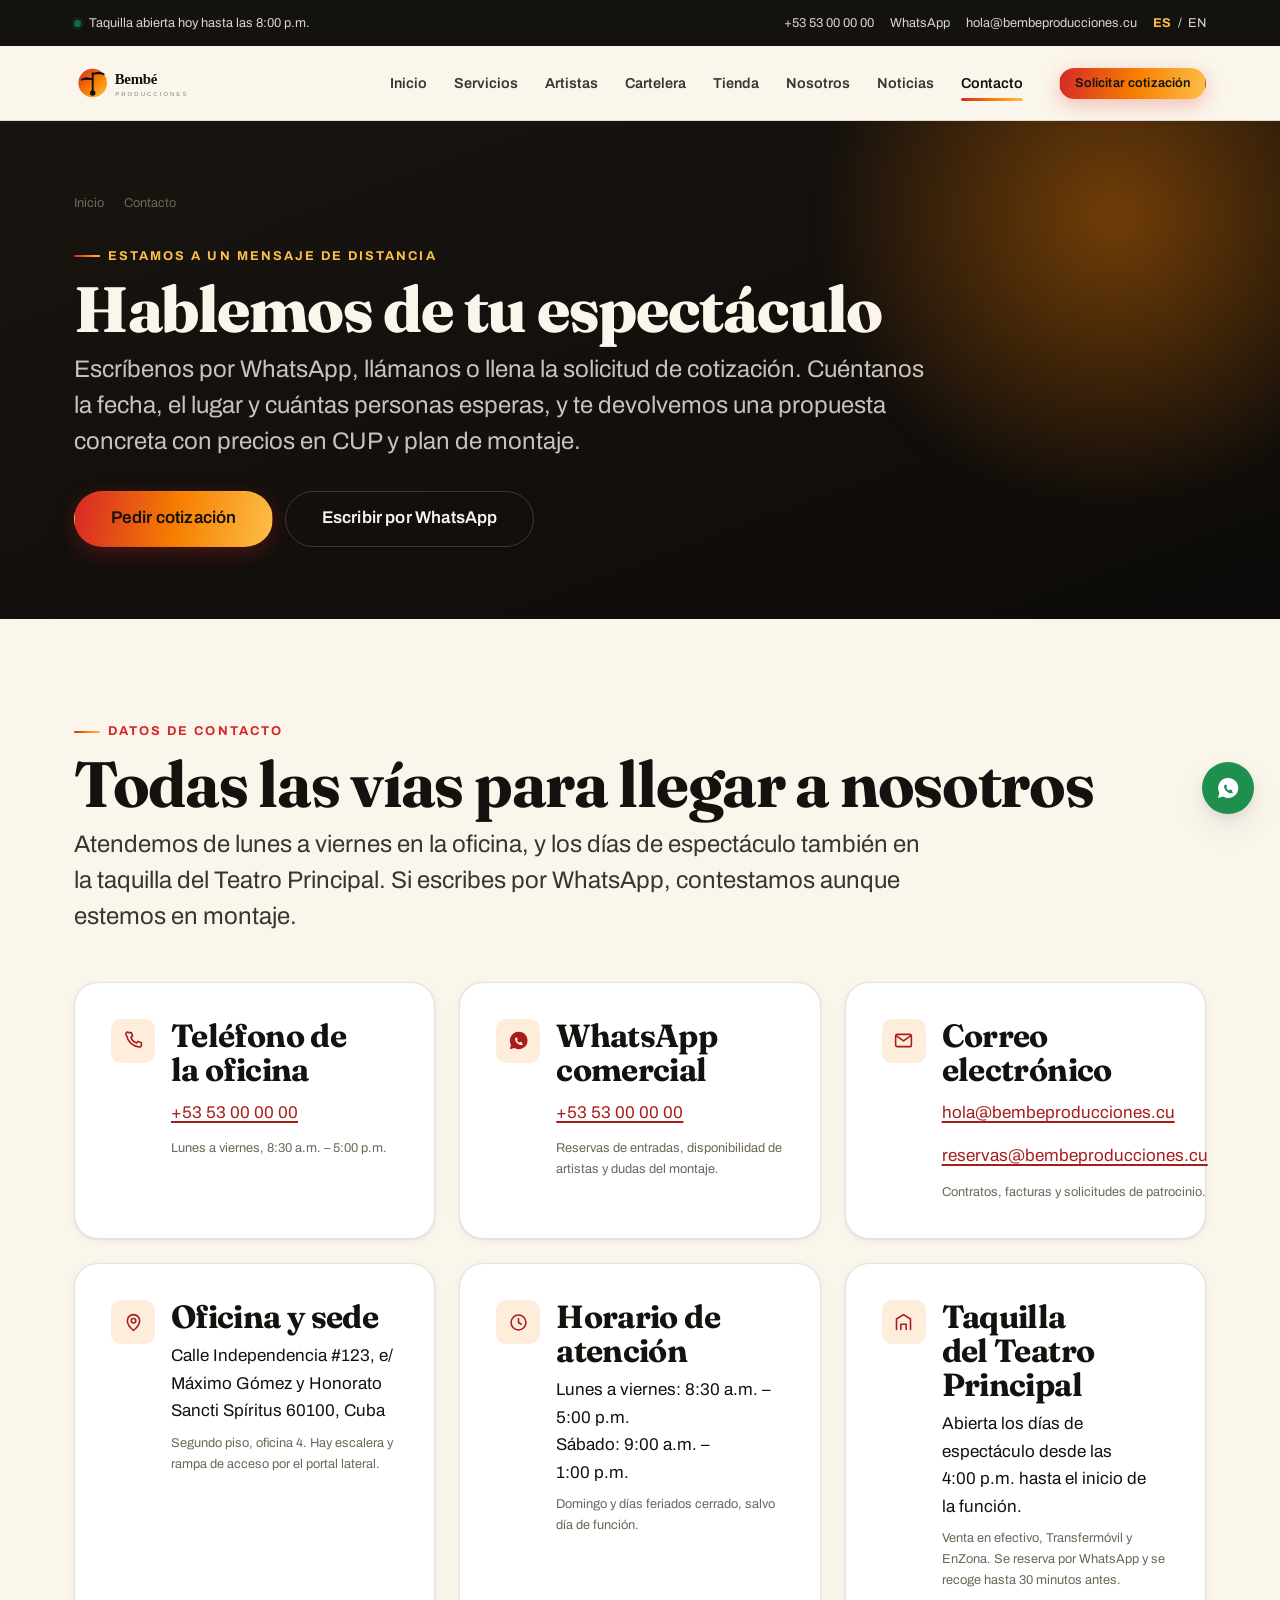
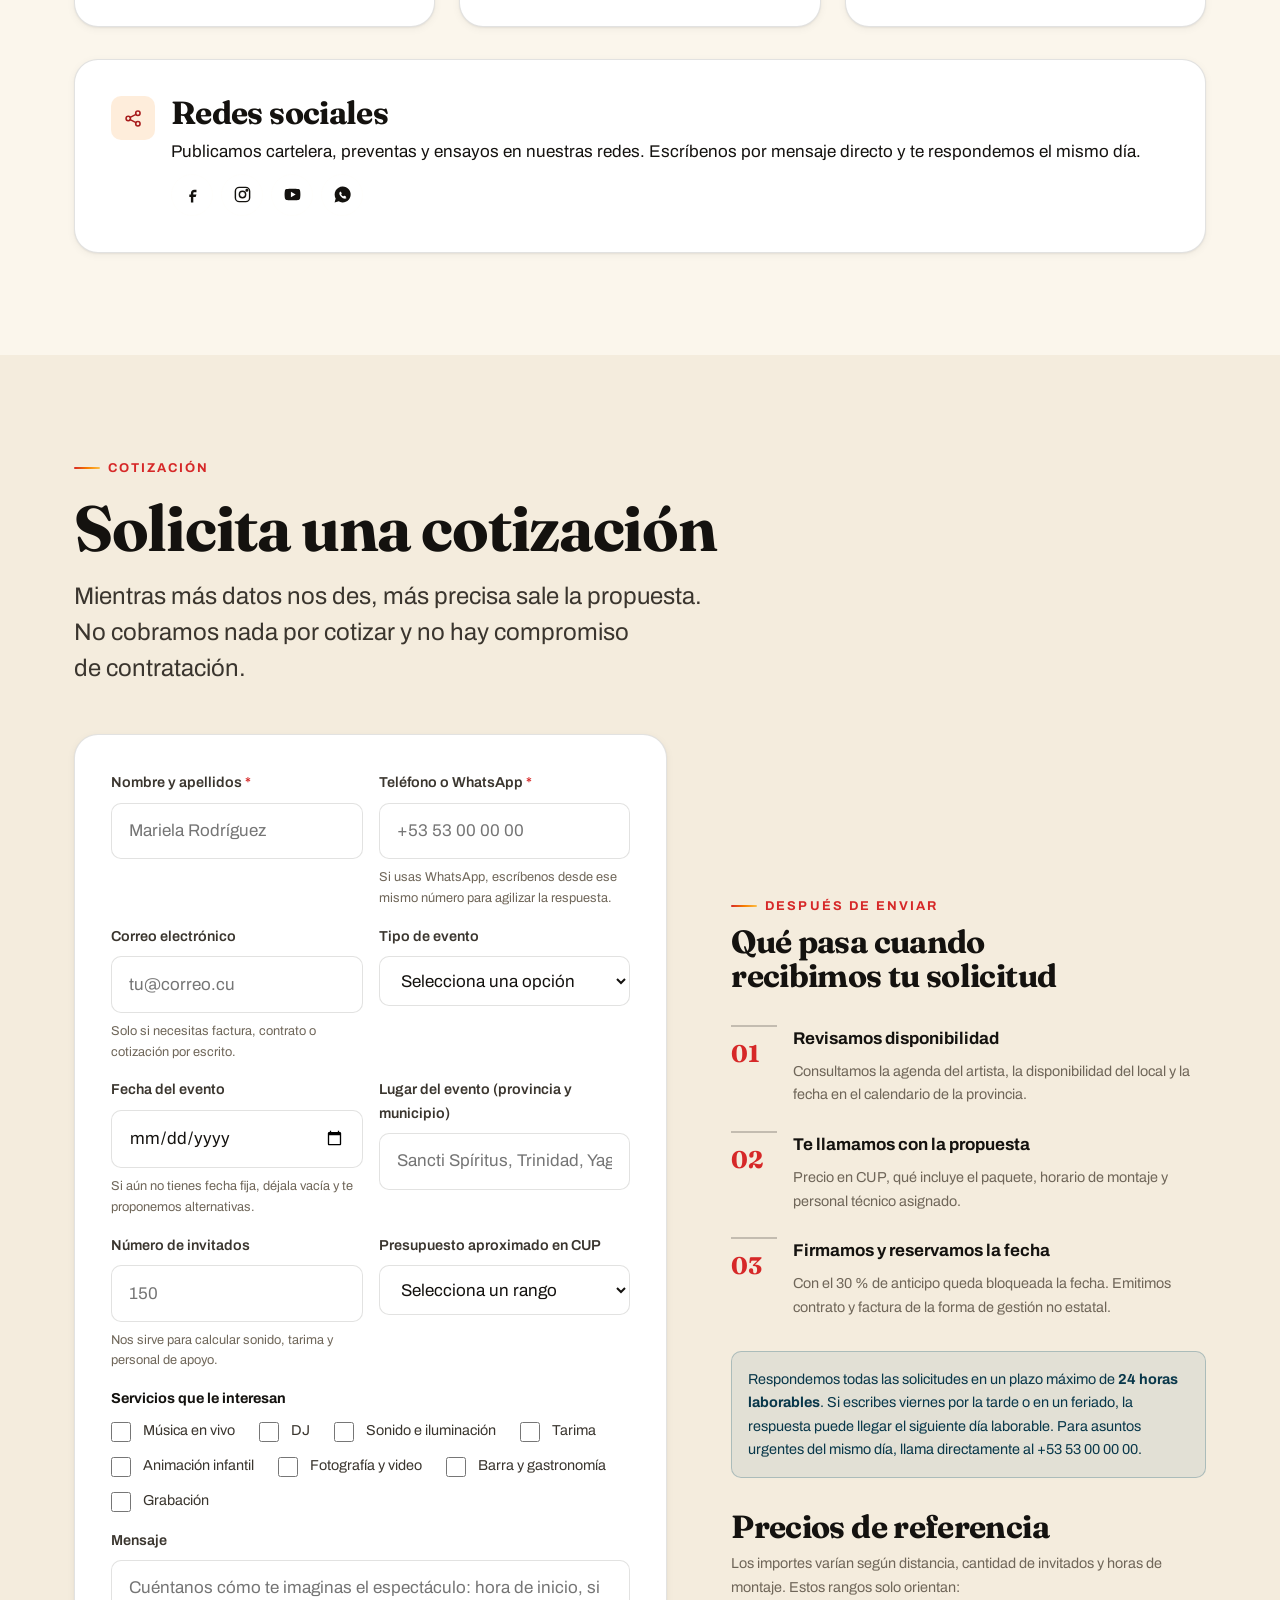
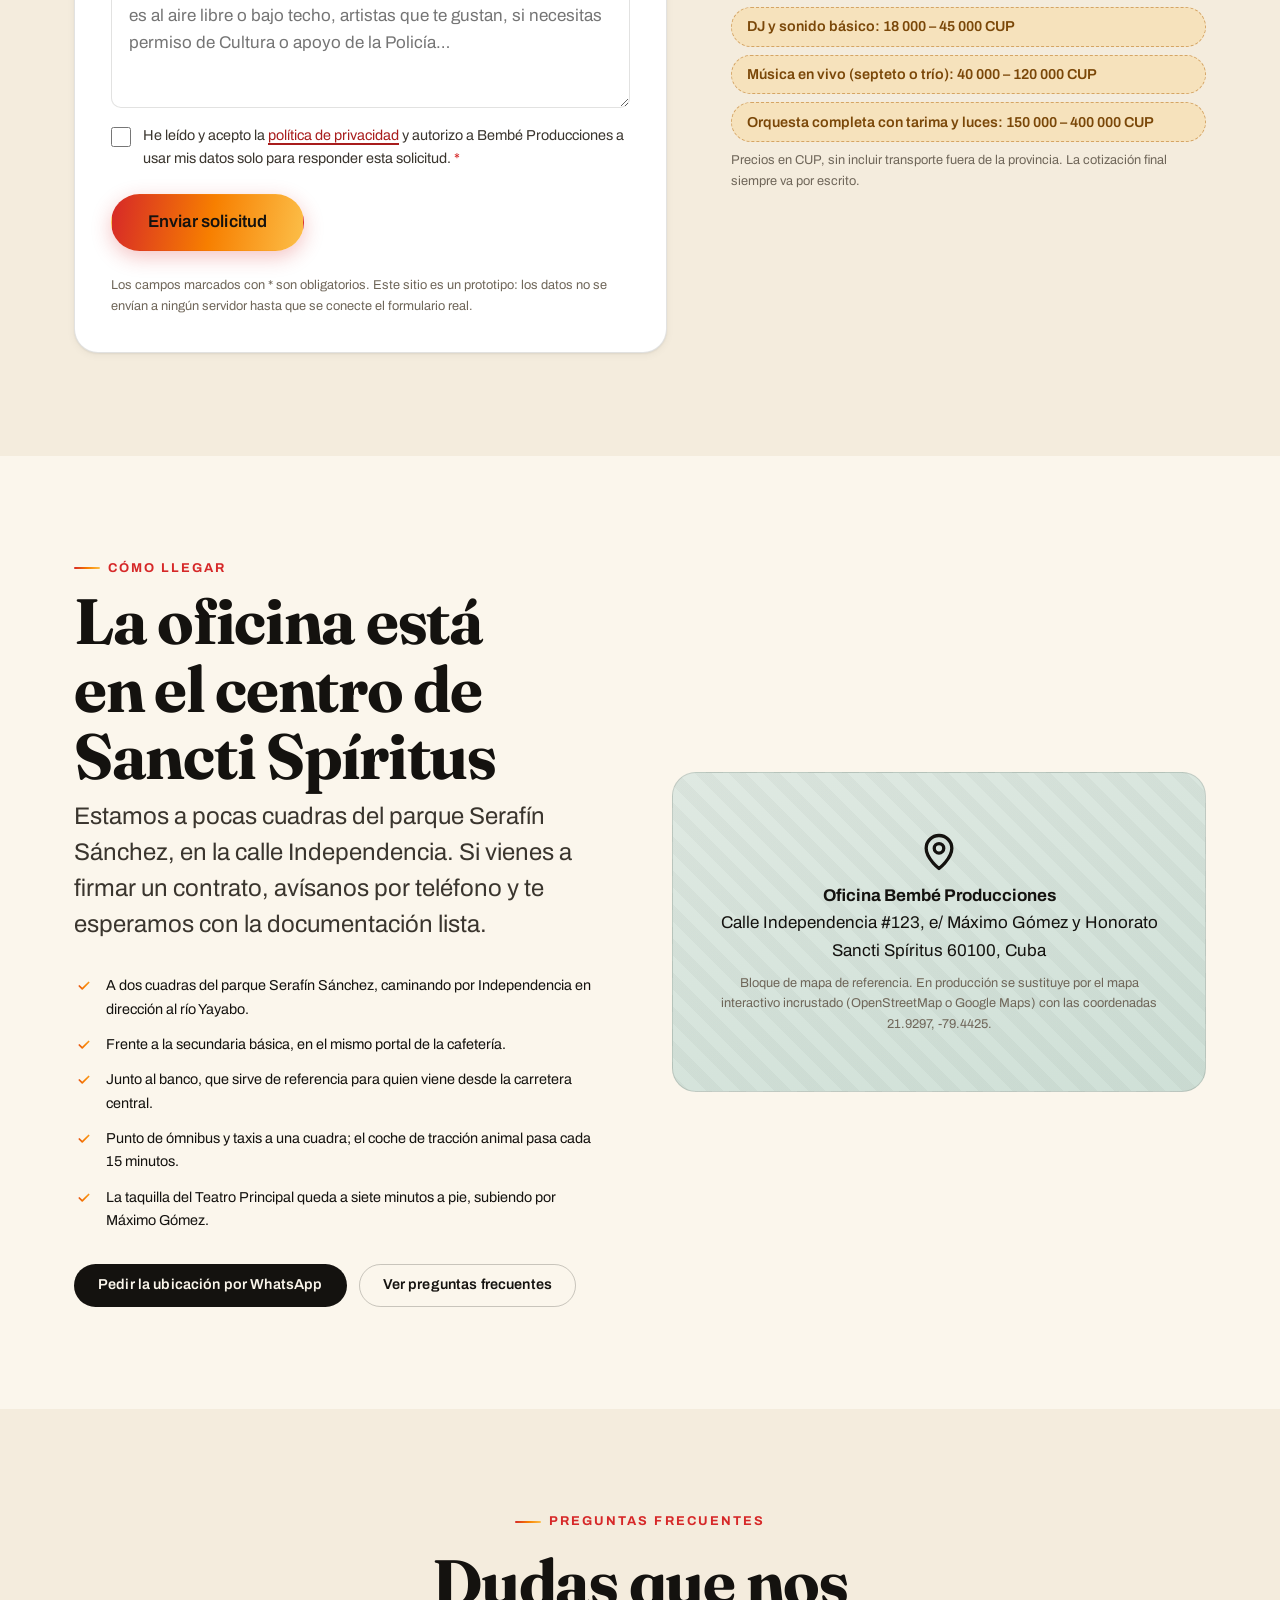
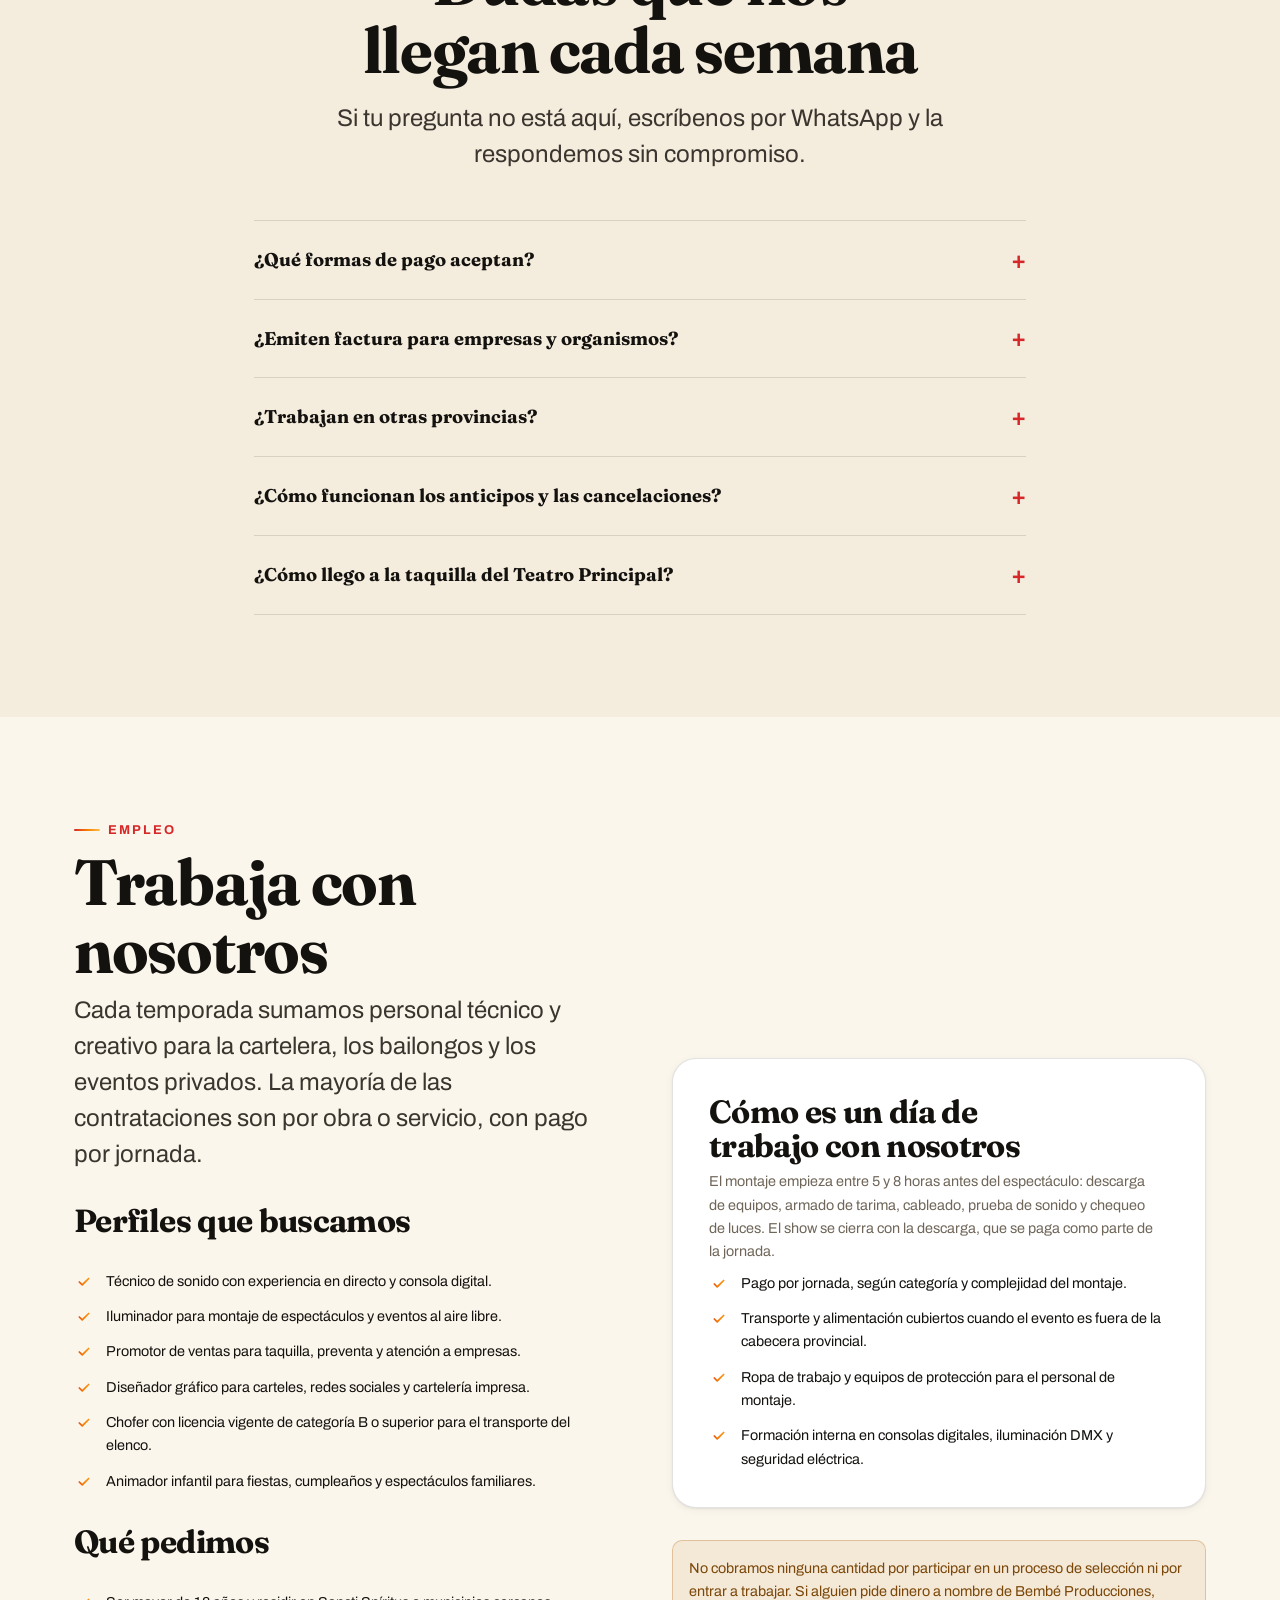
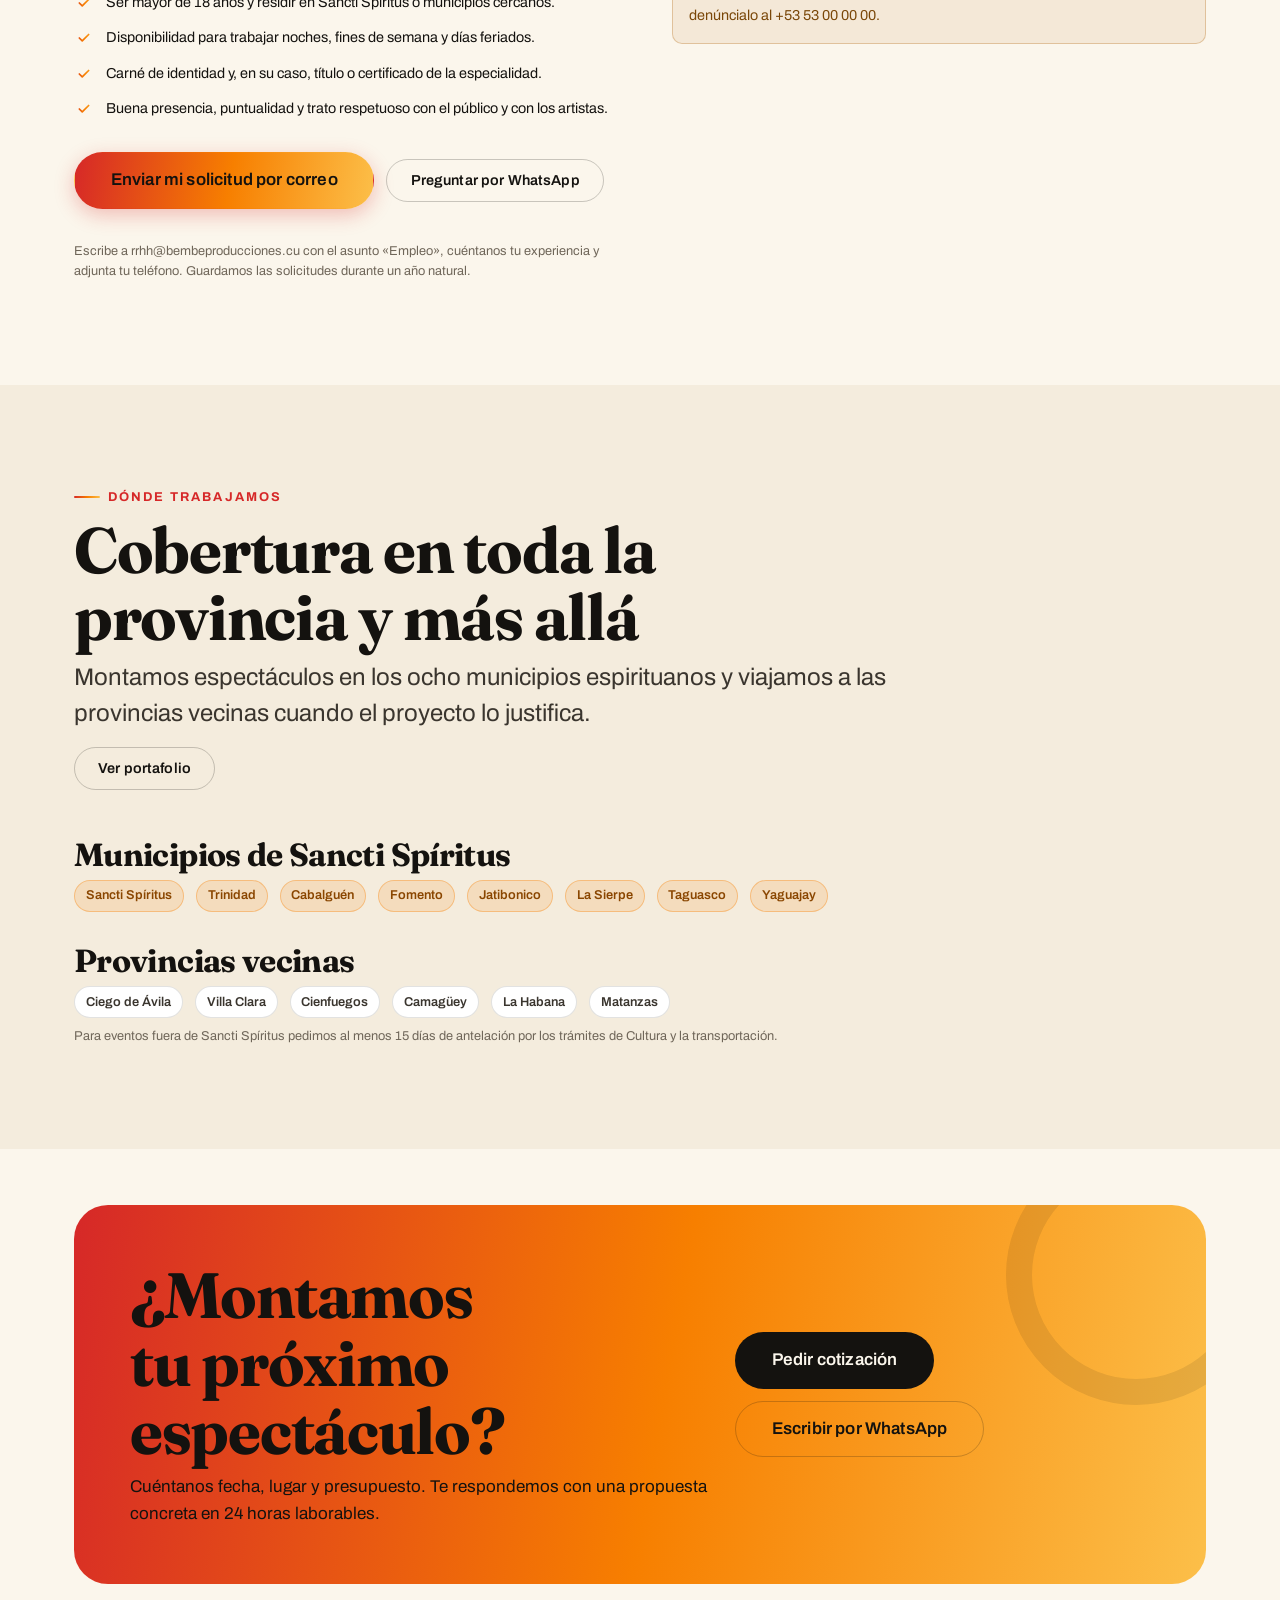
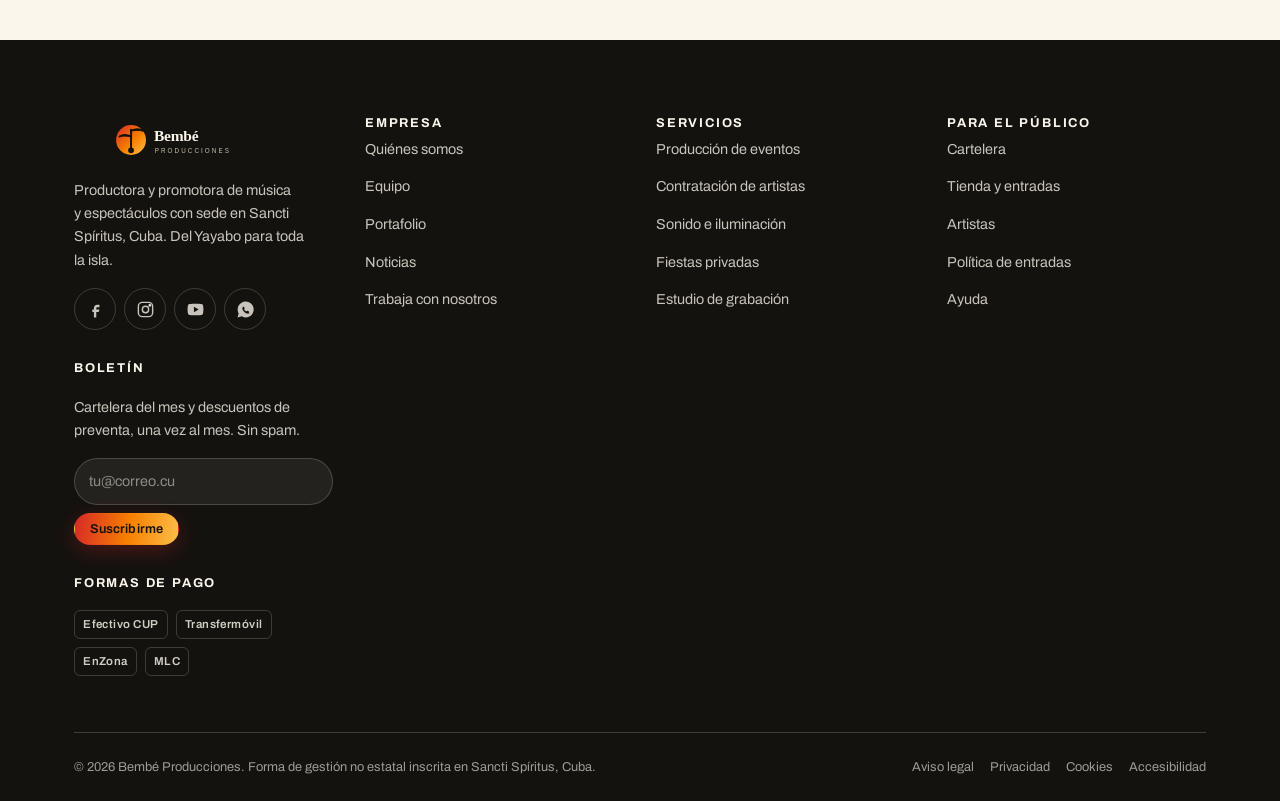
<file: contacto.html>
<!DOCTYPE html>
<html lang="es-CU">
<head>
<meta charset="utf-8">
<script>document.documentElement.classList.add('js');</script>
<meta name="viewport" content="width=device-width, initial-scale=1">
<title>Contacto y cotizaciones | Bembé Producciones</title>
<meta name="description" content="Contacta a Bembé Producciones en Sancti Spíritus: teléfono, WhatsApp, correo y taquilla. Pide tu cotización de artistas, sonido, tarima y producción de espectáculos en menos de 24 horas.">
<meta name="theme-color" content="#14120f">
<meta name="author" content="Bembé Producciones">
<link rel="canonical" href="https://bembeproducciones.cu/contacto.html">
<meta property="og:type" content="website">
<meta property="og:locale" content="es_CU">
<meta property="og:site_name" content="Bembé Producciones">
<meta property="og:title" content="Contacto y cotizaciones | Bembé Producciones">
<meta property="og:description" content="Cuéntanos fecha, lugar y presupuesto y te devolvemos una propuesta concreta en 24 horas laborables. Sancti Spíritus, Cuba.">
<meta property="og:image" content="assets/img/poster-clave.svg">
<link rel="icon" href="assets/img/favicon.svg" type="image/svg+xml">
<link rel="apple-touch-icon" href="assets/img/favicon.svg">
<link rel="manifest" href="manifest.webmanifest">
<link rel="preconnect" href="https://fonts.googleapis.com">
<link rel="preconnect" href="https://fonts.gstatic.com" crossorigin>
<link href="https://fonts.googleapis.com/css2?family=Archivo:wght@400;500;600;700&family=Fraunces:ital,opsz,wght@0,9..144,400..900;1,9..144,400..700&family=IBM+Plex+Mono:wght@400;600&display=swap" rel="stylesheet">
<link rel="stylesheet" href="assets/css/styles.css">
<script type="application/ld+json">
{
  "@context": "https://schema.org",
  "@type": "LocalBusiness",
  "name": "Bembé Producciones",
  "description": "Productora y promotora de música y espectáculos en Sancti Spíritus, Cuba.",
  "url": "https://bembeproducciones.cu/",
  "telephone": "+53 53 00 00 00",
  "email": "hola@bembeproducciones.cu",
  "priceRange": "$$",
  "currenciesAccepted": "CUP, MLC",
  "paymentAccepted": "Efectivo, Transfermóvil, EnZona",
  "address": {
    "@type": "PostalAddress",
    "streetAddress": "Calle Independencia #123, e/ Máximo Gómez y Honorato",
    "addressLocality": "Sancti Spíritus",
    "addressRegion": "Sancti Spíritus",
    "postalCode": "60100",
    "addressCountry": "CU"
  },
  "geo": { "@type": "GeoCoordinates", "latitude": 21.9297, "longitude": -79.4425 },
  "areaServed": ["Sancti Spíritus", "Trinidad", "Ciego de Ávila", "Villa Clara"],
  "openingHoursSpecification": [{
    "@type": "OpeningHoursSpecification",
    "dayOfWeek": ["Monday","Tuesday","Wednesday","Thursday","Friday"],
    "opens": "08:30", "closes": "17:00"
  }]
}
</script>
</head>
<body>
<a class="skip-link" href="#main">Saltar al contenido principal</a>

<!-- ============================ BARRA SUPERIOR ============================ -->
<div class="topbar">
  <div class="container topbar__inner">
    <p class="topbar__aviso"><span class="punto punto--vivo" aria-hidden="true"></span> Taquilla abierta hoy hasta las 8:00 p.m.</p>
    <ul class="topbar__lista">
      <li><a href="tel:+5353000000">+53 53 00 00 00</a></li>
      <li><a href="https://wa.me/5353000000" target="_blank" rel="noopener">WhatsApp</a></li>
      <li><a href="mailto:hola@bembeproducciones.cu">hola@bembeproducciones.cu</a></li>
      <li class="topbar__idioma">
        <span aria-current="true">ES</span><span aria-hidden="true">/</span><a href="en/index.html" hreflang="en" lang="en">EN</a>
      </li>
    </ul>
  </div>
</div>

<!-- ================================ CABECERA ============================== -->
<header class="site-header">
  <div class="container site-header__inner">
    <a class="brand" href="index.html" aria-label="Bembé Producciones, ir al inicio">
      <img src="assets/img/logo-bembe.svg" alt="Bembé Producciones" width="320" height="80">
    </a>

    <button class="nav-toggle" type="button" aria-expanded="false" aria-controls="nav-principal" aria-label="Abrir menú de navegación">
      <span class="nav-toggle__barra" aria-hidden="true"></span>
      <span class="nav-toggle__barra" aria-hidden="true"></span>
      <span class="nav-toggle__barra" aria-hidden="true"></span>
    </button>

    <nav class="nav" id="nav-principal" aria-label="Navegación principal">
      <ul class="nav__lista">
        <li><a class="nav__enlace" href="index.html">Inicio</a></li>
        <li><a class="nav__enlace" href="servicios.html">Servicios</a></li>
        <li><a class="nav__enlace" href="artistas.html">Artistas</a></li>
        <li><a class="nav__enlace" href="eventos.html">Cartelera</a></li>
        <li><a class="nav__enlace" href="tienda.html">Tienda</a></li>
        <li><a class="nav__enlace" href="nosotros.html">Nosotros</a></li>
        <li><a class="nav__enlace" href="noticias.html">Noticias</a></li>
        <li><a class="nav__enlace" href="contacto.html">Contacto</a></li>
      </ul>
      <div class="nav__acciones">
        <a class="btn btn--primario btn--sm" href="contacto.html#cotizacion">Solicitar cotización</a>
      </div>
    </nav>
  </div>
</header>

<main id="main">

  <!-- =============================== PORTADA ============================== -->
  <section class="portada">
    <div class="container pila pila--amplia">
      <nav class="migas migas--claro" aria-label="Ruta de navegación">
        <ol class="migas">
          <li><a href="index.html">Inicio</a></li>
          <li aria-current="page">Contacto</li>
        </ol>
      </nav>
      <div class="pila pila--ajustada">
        <span class="eyebrow eyebrow--claro">Estamos a un mensaje de distancia</span>
        <h1>Hablemos de tu espectáculo</h1>
        <p class="lead">Escríbenos por WhatsApp, llámanos o llena la solicitud de cotización. Cuéntanos la fecha, el lugar y cuántas personas esperas, y te devolvemos una propuesta concreta con precios en CUP y plan de montaje.</p>
      </div>
      <div class="grupo-botones">
        <a class="btn btn--primario btn--lg" href="#cotizacion">Pedir cotización</a>
        <a class="btn btn--contorno-claro btn--lg" href="https://wa.me/5353000000" target="_blank" rel="noopener">Escribir por WhatsApp</a>
      </div>
    </div>
  </section>

  <!-- ========================= DATOS DE CONTACTO ========================= -->
  <section class="seccion" aria-labelledby="titulo-datos">
    <div class="container">
      <div class="cabecera-seccion cabecera-seccion--separada">
        <div class="pila pila--ajustada">
          <span class="eyebrow">Datos de contacto</span>
          <h2 id="titulo-datos">Todas las vías para llegar a nosotros</h2>
          <p class="lead">Atendemos de lunes a viernes en la oficina, y los días de espectáculo también en la taquilla del Teatro Principal. Si escribes por WhatsApp, contestamos aunque estemos en montaje.</p>
        </div>
      </div>

      <div class="grid grid--3">

        <div class="superficie">
          <div class="dato-contacto">
            <span class="dato-contacto__icono" aria-hidden="true">
              <svg viewBox="0 0 24 24" fill="none" stroke="currentColor" stroke-width="1.8" stroke-linecap="round" stroke-linejoin="round"><path d="M6.5 3h3l1.5 4-2 1.5a12 12 0 0 0 6.5 6.5L17 13l4 1.5v3a2 2 0 0 1-2.2 2A16.5 16.5 0 0 1 4 6.2 2 2 0 0 1 6.5 3Z"/></svg>
            </span>
            <div class="pila pila--ajustada">
              <h3>Teléfono de la oficina</h3>
              <p><a class="enlace" href="tel:+5353000000">+53 53 00 00 00</a></p>
              <p class="texto-mini texto-suave">Lunes a viernes, 8:30 a.m. – 5:00 p.m.</p>
            </div>
          </div>
        </div>

        <div class="superficie">
          <div class="dato-contacto">
            <span class="dato-contacto__icono" aria-hidden="true">
              <svg viewBox="0 0 24 24" fill="currentColor"><path d="M12 2a10 10 0 0 0-8.6 15L2 22l5.2-1.4A10 10 0 1 0 12 2Zm5.3 14.1c-.2.6-1.3 1.2-1.8 1.2-.5.1-1 .1-1.7-.1-1.6-.5-3.6-2-4.9-4-.6-1-.9-1.9-.9-2.6 0-.7.4-1.4.7-1.7.2-.2.4-.3.6-.3h.5c.2 0 .4 0 .5.4l.7 1.6c.1.2 0 .4-.1.5l-.4.5c-.1.2-.2.3 0 .6.5.8 1.5 1.7 2.3 2.1.2.1.4.1.5 0l.6-.7c.2-.2.3-.2.5-.1l1.6.8c.3.2.3.3.3.5 0 .2 0 .8-.2 1.3Z"/></svg>
            </span>
            <div class="pila pila--ajustada">
              <h3>WhatsApp comercial</h3>
              <p><a class="enlace" href="https://wa.me/5353000000" target="_blank" rel="noopener">+53 53 00 00 00</a></p>
              <p class="texto-mini texto-suave">Reservas de entradas, disponibilidad de artistas y dudas del montaje.</p>
            </div>
          </div>
        </div>

        <div class="superficie">
          <div class="dato-contacto">
            <span class="dato-contacto__icono" aria-hidden="true">
              <svg viewBox="0 0 24 24" fill="none" stroke="currentColor" stroke-width="1.8" stroke-linecap="round" stroke-linejoin="round"><rect x="3" y="5" width="18" height="14" rx="2"/><path d="m3.5 6.5 8.5 6 8.5-6"/></svg>
            </span>
            <div class="pila pila--ajustada">
              <h3>Correo electrónico</h3>
              <p><a class="enlace" href="mailto:hola@bembeproducciones.cu">hola@bembeproducciones.cu</a></p>
              <p><a class="enlace" href="mailto:reservas@bembeproducciones.cu">reservas@bembeproducciones.cu</a></p>
              <p class="texto-mini texto-suave">Contratos, facturas y solicitudes de patrocinio.</p>
            </div>
          </div>
        </div>

        <div class="superficie">
          <div class="dato-contacto">
            <span class="dato-contacto__icono" aria-hidden="true">
              <svg viewBox="0 0 24 24" fill="none" stroke="currentColor" stroke-width="1.8" stroke-linecap="round" stroke-linejoin="round"><path d="M12 21s-7-5.4-7-11a7 7 0 0 1 14 0c0 5.6-7 11-7 11Z"/><circle cx="12" cy="10" r="2.6"/></svg>
            </span>
            <div class="pila pila--ajustada">
              <h3>Oficina y sede</h3>
              <p>Calle Independencia #123, e/ Máximo Gómez y Honorato<br>Sancti Spíritus 60100, Cuba</p>
              <p class="texto-mini texto-suave">Segundo piso, oficina 4. Hay escalera y rampa de acceso por el portal lateral.</p>
            </div>
          </div>
        </div>

        <div class="superficie">
          <div class="dato-contacto">
            <span class="dato-contacto__icono" aria-hidden="true">
              <svg viewBox="0 0 24 24" fill="none" stroke="currentColor" stroke-width="1.8" stroke-linecap="round" stroke-linejoin="round"><circle cx="12" cy="12" r="8.5"/><path d="M12 7.5V12l3 2"/></svg>
            </span>
            <div class="pila pila--ajustada">
              <h3>Horario de atención</h3>
              <p>Lunes a viernes: 8:30 a.m. – 5:00 p.m.<br>Sábado: 9:00 a.m. – 1:00 p.m.</p>
              <p class="texto-mini texto-suave">Domingo y días feriados cerrado, salvo día de función.</p>
            </div>
          </div>
        </div>

        <div class="superficie">
          <div class="dato-contacto">
            <span class="dato-contacto__icono" aria-hidden="true">
              <svg viewBox="0 0 24 24" fill="none" stroke="currentColor" stroke-width="1.8" stroke-linecap="round" stroke-linejoin="round"><path d="M4 20V8l8-5 8 5v12"/><path d="M9 20v-6h6v6"/></svg>
            </span>
            <div class="pila pila--ajustada">
              <h3>Taquilla del Teatro Principal</h3>
              <p>Abierta los días de espectáculo desde las 4:00 p.m. hasta el inicio de la función.</p>
              <p class="texto-mini texto-suave">Venta en efectivo, Transfermóvil y EnZona. Se reserva por WhatsApp y se recoge hasta 30 minutos antes.</p>
            </div>
          </div>
        </div>

      </div>

      <div class="superficie mt-6">
        <div class="dato-contacto">
          <span class="dato-contacto__icono" aria-hidden="true">
            <svg viewBox="0 0 24 24" fill="none" stroke="currentColor" stroke-width="1.8" stroke-linecap="round" stroke-linejoin="round"><circle cx="6" cy="12" r="2.5"/><circle cx="17" cy="6" r="2.5"/><circle cx="17" cy="18" r="2.5"/><path d="m8.2 10.7 6.6-3.4M8.2 13.3l6.6 3.4"/></svg>
          </span>
          <div class="pila pila--ajustada">
            <h3>Redes sociales</h3>
            <p>Publicamos cartelera, preventas y ensayos en nuestras redes. Escríbenos por mensaje directo y te respondemos el mismo día.</p>
            <div class="redes">
              <a href="https://facebook.com/" target="_blank" rel="noopener" aria-label="Facebook de Bembé Producciones">
                <svg viewBox="0 0 24 24" fill="currentColor" aria-hidden="true"><path d="M14 9h3V6h-3c-2.2 0-4 1.8-4 4v2H8v3h2v7h3v-7h3l1-3h-4v-2c0-.6.4-1 1-1Z"/></svg>
              </a>
              <a href="https://instagram.com/" target="_blank" rel="noopener" aria-label="Instagram de Bembé Producciones">
                <svg viewBox="0 0 24 24" fill="none" stroke="currentColor" stroke-width="1.8" aria-hidden="true"><rect x="3" y="3" width="18" height="18" rx="5"/><circle cx="12" cy="12" r="4"/><circle cx="17.5" cy="6.5" r="1" fill="currentColor"/></svg>
              </a>
              <a href="https://youtube.com/" target="_blank" rel="noopener" aria-label="YouTube de Bembé Producciones">
                <svg viewBox="0 0 24 24" fill="currentColor" aria-hidden="true"><path d="M21.6 7.2c-.2-1-1-1.8-2-2C17.8 4.8 12 4.8 12 4.8s-5.8 0-7.6.4c-1 .2-1.8 1-2 2C2 9 2 12 2 12s0 3 .4 4.8c.2 1 1 1.8 2 2 1.8.4 7.6.4 7.6.4s5.8 0 7.6-.4c1-.2 1.8-1 2-2 .4-1.8.4-4.8.4-4.8s0-3-.4-4.8ZM10 15.5v-7l6 3.5-6 3.5Z"/></svg>
              </a>
              <a href="https://wa.me/5353000000" target="_blank" rel="noopener" aria-label="WhatsApp de Bembé Producciones">
                <svg viewBox="0 0 24 24" fill="currentColor" aria-hidden="true"><path d="M12 2a10 10 0 0 0-8.6 15L2 22l5.2-1.4A10 10 0 1 0 12 2Zm5.3 14.1c-.2.6-1.3 1.2-1.8 1.2-.5.1-1 .1-1.7-.1-1.6-.5-3.6-2-4.9-4-.6-1-.9-1.9-.9-2.6 0-.7.4-1.4.7-1.7.2-.2.4-.3.6-.3h.5c.2 0 .4 0 .5.4l.7 1.6c.1.2 0 .4-.1.5l-.4.5c-.1.2-.2.3 0 .6.5.8 1.5 1.7 2.3 2.1.2.1.4.1.5 0l.6-.7c.2-.2.3-.2.5-.1l1.6.8c.3.2.3.3.3.5 0 .2 0 .8-.2 1.3Z"/></svg>
              </a>
            </div>
          </div>
        </div>
      </div>
    </div>
  </section>

  <!-- ============================ COTIZACIÓN ============================= -->
  <section class="seccion seccion--alt" id="cotizacion" aria-labelledby="titulo-cotizacion">
    <div class="container">
      <div class="cabecera-seccion">
        <span class="eyebrow">Cotización</span>
        <h2 id="titulo-cotizacion">Solicita una cotización</h2>
        <p class="lead">Mientras más datos nos des, más precisa sale la propuesta. No cobramos nada por cotizar y no hay compromiso de contratación.</p>
      </div>

      <div class="split split--60">

        <div class="superficie">
          <form class="formulario" data-formulario>
            <div class="formulario__rejilla">

              <div class="campo">
                <label for="cot-nombre">Nombre y apellidos <span class="obligatorio" aria-hidden="true">*</span></label>
                <input id="cot-nombre" name="nombre" type="text" required autocomplete="name" placeholder="Mariela Rodríguez">
              </div>

              <div class="campo">
                <label for="cot-telefono">Teléfono o WhatsApp <span class="obligatorio" aria-hidden="true">*</span></label>
                <input id="cot-telefono" name="telefono" type="tel" required autocomplete="tel" placeholder="+53 53 00 00 00">
                <p class="ayuda">Si usas WhatsApp, escríbenos desde ese mismo número para agilizar la respuesta.</p>
              </div>

              <div class="campo">
                <label for="cot-correo">Correo electrónico</label>
                <input id="cot-correo" name="correo" type="email" autocomplete="email" placeholder="tu@correo.cu">
                <p class="ayuda">Solo si necesitas factura, contrato o cotización por escrito.</p>
              </div>

              <div class="campo">
                <label for="cot-tipo">Tipo de evento</label>
                <select id="cot-tipo" name="tipoEvento">
                  <option value="">Selecciona una opción</option>
                  <option value="Boda">Boda</option>
                  <option value="Cumpleaños">Cumpleaños</option>
                  <option value="Verbena popular">Verbena popular</option>
                  <option value="Evento corporativo">Evento corporativo</option>
                  <option value="Concierto">Concierto</option>
                  <option value="Festival">Festival</option>
                  <option value="Grabación">Grabación</option>
                  <option value="Otro">Otro</option>
                </select>
              </div>

              <div class="campo">
                <label for="cot-fecha">Fecha del evento</label>
                <input id="cot-fecha" name="fecha" type="date">
                <p class="ayuda">Si aún no tienes fecha fija, déjala vacía y te proponemos alternativas.</p>
              </div>

              <div class="campo">
                <label for="cot-lugar">Lugar del evento (provincia y municipio)</label>
                <input id="cot-lugar" name="lugar" type="text" placeholder="Sancti Spíritus, Trinidad, Yaguajay…">
              </div>

              <div class="campo">
                <label for="cot-invitados">Número de invitados</label>
                <input id="cot-invitados" name="invitados" type="number" min="1" max="50000" step="1" placeholder="150">
                <p class="ayuda">Nos sirve para calcular sonido, tarima y personal de apoyo.</p>
              </div>

              <div class="campo">
                <label for="cot-presupuesto">Presupuesto aproximado en CUP</label>
                <select id="cot-presupuesto" name="presupuesto">
                  <option value="">Selecciona un rango</option>
                  <option value="Menos de 25 000 CUP">Menos de 25 000 CUP</option>
                  <option value="De 25 000 a 60 000 CUP">De 25 000 a 60 000 CUP</option>
                  <option value="De 60 000 a 150 000 CUP">De 60 000 a 150 000 CUP</option>
                  <option value="De 150 000 a 400 000 CUP">De 150 000 a 400 000 CUP</option>
                  <option value="Más de 400 000 CUP">Más de 400 000 CUP</option>
                  <option value="Aún no lo tengo definido">Aún no lo tengo definido</option>
                </select>
              </div>

              <div class="campo campo--ancho" role="group" aria-labelledby="cot-servicios-titulo">
                <p id="cot-servicios-titulo" class="texto-pequeno"><strong>Servicios que le interesan</strong></p>
                <div class="grupo-casillas">
                  <div class="campo campo--casilla">
                    <input id="cot-serv-musica" name="servicios" type="checkbox" value="Música en vivo">
                    <label for="cot-serv-musica">Música en vivo</label>
                  </div>
                  <div class="campo campo--casilla">
                    <input id="cot-serv-dj" name="servicios" type="checkbox" value="DJ">
                    <label for="cot-serv-dj">DJ</label>
                  </div>
                  <div class="campo campo--casilla">
                    <input id="cot-serv-sonido" name="servicios" type="checkbox" value="Sonido e iluminación">
                    <label for="cot-serv-sonido">Sonido e iluminación</label>
                  </div>
                  <div class="campo campo--casilla">
                    <input id="cot-serv-tarima" name="servicios" type="checkbox" value="Tarima">
                    <label for="cot-serv-tarima">Tarima</label>
                  </div>
                  <div class="campo campo--casilla">
                    <input id="cot-serv-animacion" name="servicios" type="checkbox" value="Animación infantil">
                    <label for="cot-serv-animacion">Animación infantil</label>
                  </div>
                  <div class="campo campo--casilla">
                    <input id="cot-serv-foto" name="servicios" type="checkbox" value="Fotografía y video">
                    <label for="cot-serv-foto">Fotografía y video</label>
                  </div>
                  <div class="campo campo--casilla">
                    <input id="cot-serv-barra" name="servicios" type="checkbox" value="Barra y gastronomía">
                    <label for="cot-serv-barra">Barra y gastronomía</label>
                  </div>
                  <div class="campo campo--casilla">
                    <input id="cot-serv-grabacion" name="servicios" type="checkbox" value="Grabación">
                    <label for="cot-serv-grabacion">Grabación</label>
                  </div>
                </div>
              </div>

              <div class="campo campo--ancho">
                <label for="cot-mensaje">Mensaje</label>
                <textarea id="cot-mensaje" name="mensaje" placeholder="Cuéntanos cómo te imaginas el espectáculo: hora de inicio, si es al aire libre o bajo techo, artistas que te gustan, si necesitas permiso de Cultura o apoyo de la Policía…"></textarea>
              </div>

              <div class="campo campo--casilla campo--ancho">
                <input id="cot-privacidad" name="privacidad" type="checkbox" value="Acepta la política de privacidad" required>
                <label for="cot-privacidad">He leído y acepto la <a class="enlace" href="legal.html#privacidad">política de privacidad</a> y autorizo a Bembé Producciones a usar mis datos solo para responder esta solicitud. <span class="obligatorio" aria-hidden="true">*</span></label>
              </div>

            </div>

            <p class="aviso aviso--ok" data-respuesta hidden role="status"></p>

            <div class="grupo-botones">
              <button class="btn btn--primario btn--lg" type="submit">Enviar solicitud</button>
              <a class="btn btn--whatsapp" data-wa-formulario href="#" hidden>Enviar por WhatsApp</a>
            </div>
            <p class="texto-mini texto-suave">Los campos marcados con <span class="obligatorio" aria-hidden="true">*</span> son obligatorios. Este sitio es un prototipo: los datos no se envían a ningún servidor hasta que se conecte el formulario real.</p>
          </form>
        </div>

        <aside class="pila pila--amplia" aria-labelledby="titulo-despues">
          <div class="pila pila--ajustada">
            <span class="eyebrow">Después de enviar</span>
            <h3 id="titulo-despues">Qué pasa cuando recibimos tu solicitud</h3>
          </div>

          <ol class="lista-numerada">
            <li>
              <div class="pila pila--ajustada">
                <strong>Revisamos disponibilidad</strong>
                <p class="texto-suave texto-pequeno">Consultamos la agenda del artista, la disponibilidad del local y la fecha en el calendario de la provincia.</p>
              </div>
            </li>
            <li>
              <div class="pila pila--ajustada">
                <strong>Te llamamos con la propuesta</strong>
                <p class="texto-suave texto-pequeno">Precio en CUP, qué incluye el paquete, horario de montaje y personal técnico asignado.</p>
              </div>
            </li>
            <li>
              <div class="pila pila--ajustada">
                <strong>Firmamos y reservamos la fecha</strong>
                <p class="texto-suave texto-pequeno">Con el 30 % de anticipo queda bloqueada la fecha. Emitimos contrato y factura de la forma de gestión no estatal.</p>
              </div>
            </li>
          </ol>

          <div class="aviso aviso--info">
            <p>Respondemos todas las solicitudes en un plazo máximo de <strong>24 horas laborables</strong>. Si escribes viernes por la tarde o en un feriado, la respuesta puede llegar el siguiente día laborable. Para asuntos urgentes del mismo día, llama directamente al +53 53 00 00 00.</p>
          </div>

          <div class="pila pila--ajustada">
            <h3>Precios de referencia</h3>
            <p class="texto-suave texto-pequeno">Los importes varían según distancia, cantidad de invitados y horas de montaje. Estos rangos solo orientan:</p>
            <p class="rango">DJ y sonido básico: 18 000 – 45 000 CUP</p>
            <p class="rango">Música en vivo (septeto o trío): 40 000 – 120 000 CUP</p>
            <p class="rango">Orquesta completa con tarima y luces: 150 000 – 400 000 CUP</p>
            <p class="texto-mini texto-suave">Precios en CUP, sin incluir transporte fuera de la provincia. La cotización final siempre va por escrito.</p>
          </div>
        </aside>

      </div>
    </div>
  </section>

  <!-- ============================ CÓMO LLEGAR ============================ -->
  <section class="seccion" aria-labelledby="titulo-llegar">
    <div class="container split">
      <div class="pila pila--amplia">
        <div class="pila pila--ajustada">
          <span class="eyebrow">Cómo llegar</span>
          <h2 id="titulo-llegar">La oficina está en el centro de Sancti Spíritus</h2>
          <p class="lead">Estamos a pocas cuadras del parque Serafín Sánchez, en la calle Independencia. Si vienes a firmar un contrato, avísanos por teléfono y te esperamos con la documentación lista.</p>
        </div>

        <ul class="lista-ticks">
          <li>A dos cuadras del parque Serafín Sánchez, caminando por Independencia en dirección al río Yayabo.</li>
          <li>Frente a la secundaria básica, en el mismo portal de la cafetería.</li>
          <li>Junto al banco, que sirve de referencia para quien viene desde la carretera central.</li>
          <li>Punto de ómnibus y taxis a una cuadra; el coche de tracción animal pasa cada 15 minutos.</li>
          <li>La taquilla del Teatro Principal queda a siete minutos a pie, subiendo por Máximo Gómez.</li>
        </ul>

        <div class="grupo-botones">
          <a class="btn btn--oscuro" href="https://wa.me/5353000000" target="_blank" rel="noopener">Pedir la ubicación por WhatsApp</a>
          <a class="btn btn--contorno" href="contacto.html#faq">Ver preguntas frecuentes</a>
        </div>
      </div>

      <div class="mapa">
        <div class="pila pila--ajustada">
          <div class="fila fila--centrada">
            <svg viewBox="0 0 24 24" width="44" height="44" fill="none" stroke="currentColor" stroke-width="1.8" stroke-linecap="round" stroke-linejoin="round" aria-hidden="true">
              <path d="M12 21s-7-5.4-7-11a7 7 0 0 1 14 0c0 5.6-7 11-7 11Z"/>
              <circle cx="12" cy="10" r="2.6"/>
            </svg>
          </div>
          <p><strong>Oficina Bembé Producciones</strong><br>Calle Independencia #123, e/ Máximo Gómez y Honorato<br>Sancti Spíritus 60100, Cuba</p>
          <p class="texto-mini texto-suave">Bloque de mapa de referencia. En producción se sustituye por el mapa interactivo incrustado (OpenStreetMap o Google Maps) con las coordenadas 21.9297, -79.4425.</p>
        </div>
      </div>
    </div>
  </section>

  <!-- ================================= FAQ =============================== -->
  <section class="seccion seccion--alt" id="faq" aria-labelledby="titulo-faq">
    <div class="container container--estrecho">
      <div class="cabecera-seccion cabecera-seccion--centrada">
        <span class="eyebrow">Preguntas frecuentes</span>
        <h2 id="titulo-faq">Dudas que nos llegan cada semana</h2>
        <p class="lead">Si tu pregunta no está aquí, escríbenos por WhatsApp y la respondemos sin compromiso.</p>
      </div>

      <div class="acordeon">
        <details class="acordeon__item">
          <summary>¿Qué formas de pago aceptan?</summary>
          <div class="acordeon__contenido">
            <p>Aceptamos efectivo en CUP, transferencia por Transfermóvil, pago por EnZona y, en el caso de clientes extranjeros, agencias de viaje y empresas con cuenta en divisa, facturación en MLC o EUR. Para contrataciones siempre pedimos un anticipo del 30 % y el resto se liquida el día del espectáculo, antes de la primera pieza. Emitimos factura y contrato en todos los casos, con el sello y el NIT de la forma de gestión no estatal.</p>
          </div>
        </details>

        <details class="acordeon__item">
          <summary>¿Emiten factura para empresas y organismos?</summary>
          <div class="acordeon__contenido">
            <p>Sí. Facturamos a empresas, cooperativas, organismos e instituciones con todos los requisitos de la ONAT: datos del cliente, descripción del servicio, importe, impuestos aplicables y número consecutivo. Para ello necesitamos el nombre completo de la entidad, su NIT y el código de la actividad. La factura se entrega en papel o en PDF firmado digitalmente, según lo pida el cliente, nunca más de 48 horas después de cerrar el contrato.</p>
          </div>
        </details>

        <details class="acordeon__item">
          <summary>¿Trabajan en otras provincias?</summary>
          <div class="acordeon__contenido">
            <p>Sí. Cubrimos los ocho municipios de Sancti Spíritus y trabajamos con frecuencia en Ciego de Ávila, Villa Clara, Cienfuegos, Camagüey y La Habana. El transporte del elenco, el hospedaje y la dieta se cotizan aparte según la distancia y el número de personas que viajan. Para eventos fuera de la provincia pedimos al menos 15 días de antelación, porque los permisos de Cultura y la transportación se gestionan con más tiempo.</p>
          </div>
        </details>

        <details class="acordeon__item">
          <summary>¿Cómo funcionan los anticipos y las cancelaciones?</summary>
          <div class="acordeon__contenido">
            <p>El anticipo del 30 % bloquea la fecha y es lo que permite reservar al artista y al personal técnico. Si el cliente cancela con 15 días o más de antelación, devolvemos el 70 % del anticipo; entre 14 y 5 días, el 50 %; y con menos de 5 días, el anticipo no se devuelve porque ya está comprometido el pago del elenco. Si la cancelación es por causa nuestra o por fuerza mayor (huracán, ciclón, apagón general), devolvemos el anticipo completo o reprogramamos la fecha sin costo adicional.</p>
          </div>
        </details>

        <details class="acordeon__item">
          <summary>¿Cómo llego a la taquilla del Teatro Principal?</summary>
          <div class="acordeon__contenido">
            <p>La taquilla abre desde las 4:00 p.m. los días de espectáculo y está en el portal lateral del Teatro Principal, sobre la calle Máximo Gómez. Desde el parque Serafín Sánchez se llega en unos siete minutos a pie. También puedes reservar por WhatsApp al +53 53 00 00 00 y recoger tu entrada hasta 30 minutos antes de la función; pasado ese tiempo la reserva se libera para la venta en puerta.</p>
          </div>
        </details>
      </div>
    </div>
  </section>

  <!-- ========================= TRABAJA CON NOSOTROS ====================== -->
  <section class="seccion" id="trabaja" aria-labelledby="titulo-trabaja">
    <div class="container split">
      <div class="pila pila--amplia">
        <div class="pila pila--ajustada">
          <span class="eyebrow">Empleo</span>
          <h2 id="titulo-trabaja">Trabaja con nosotros</h2>
          <p class="lead">Cada temporada sumamos personal técnico y creativo para la cartelera, los bailongos y los eventos privados. La mayoría de las contrataciones son por obra o servicio, con pago por jornada.</p>
        </div>

        <h3>Perfiles que buscamos</h3>
        <ul class="lista-ticks">
          <li>Técnico de sonido con experiencia en directo y consola digital.</li>
          <li>Iluminador para montaje de espectáculos y eventos al aire libre.</li>
          <li>Promotor de ventas para taquilla, preventa y atención a empresas.</li>
          <li>Diseñador gráfico para carteles, redes sociales y cartelería impresa.</li>
          <li>Chofer con licencia vigente de categoría B o superior para el transporte del elenco.</li>
          <li>Animador infantil para fiestas, cumpleaños y espectáculos familiares.</li>
        </ul>

        <h3>Qué pedimos</h3>
        <ul class="lista-ticks">
          <li>Ser mayor de 18 años y residir en Sancti Spíritus o municipios cercanos.</li>
          <li>Disponibilidad para trabajar noches, fines de semana y días feriados.</li>
          <li>Carné de identidad y, en su caso, título o certificado de la especialidad.</li>
          <li>Buena presencia, puntualidad y trato respetuoso con el público y con los artistas.</li>
        </ul>

        <div class="grupo-botones">
          <a class="btn btn--primario btn--lg" href="mailto:rrhh@bembeproducciones.cu?subject=Postulaci%C3%B3n%20%E2%80%94%20Trabaja%20con%20nosotros">Enviar mi solicitud por correo</a>
          <a class="btn btn--contorno" href="https://wa.me/5353000000" target="_blank" rel="noopener">Preguntar por WhatsApp</a>
        </div>
        <p class="texto-mini texto-suave">Escribe a rrhh@bembeproducciones.cu con el asunto «Empleo», cuéntanos tu experiencia y adjunta tu teléfono. Guardamos las solicitudes durante un año natural.</p>
      </div>

      <div class="pila pila--amplia">
        <div class="superficie">
          <div class="pila pila--ajustada">
            <h3>Cómo es un día de trabajo con nosotros</h3>
            <p class="texto-suave texto-pequeno">El montaje empieza entre 5 y 8 horas antes del espectáculo: descarga de equipos, armado de tarima, cableado, prueba de sonido y chequeo de luces. El show se cierra con la descarga, que se paga como parte de la jornada.</p>
            <ul class="lista-ticks">
              <li>Pago por jornada, según categoría y complejidad del montaje.</li>
              <li>Transporte y alimentación cubiertos cuando el evento es fuera de la cabecera provincial.</li>
              <li>Ropa de trabajo y equipos de protección para el personal de montaje.</li>
              <li>Formación interna en consolas digitales, iluminación DMX y seguridad eléctrica.</li>
            </ul>
          </div>
        </div>

        <div class="aviso aviso--alerta">
          <p>No cobramos ninguna cantidad por participar en un proceso de selección ni por entrar a trabajar. Si alguien pide dinero a nombre de Bembé Producciones, denúncialo al +53 53 00 00 00.</p>
        </div>
      </div>
    </div>
  </section>

  <!-- ============================== COBERTURA ============================ -->
  <section class="seccion seccion--alt" aria-labelledby="titulo-cobertura">
    <div class="container">
      <div class="cabecera-seccion cabecera-seccion--separada">
        <div class="pila pila--ajustada">
          <span class="eyebrow">Dónde trabajamos</span>
          <h2 id="titulo-cobertura">Cobertura en toda la provincia y más allá</h2>
          <p class="lead">Montamos espectáculos en los ocho municipios espirituanos y viajamos a las provincias vecinas cuando el proyecto lo justifica.</p>
        </div>
        <a class="btn btn--contorno" href="nosotros.html#portafolio">Ver portafolio</a>
      </div>

      <div class="pila pila--amplia">
        <div class="pila pila--ajustada">
          <h3>Municipios de Sancti Spíritus</h3>
          <div class="fila">
            <span class="chip chip--marca">Sancti Spíritus</span>
            <span class="chip chip--marca">Trinidad</span>
            <span class="chip chip--marca">Cabalguén</span>
            <span class="chip chip--marca">Fomento</span>
            <span class="chip chip--marca">Jatibonico</span>
            <span class="chip chip--marca">La Sierpe</span>
            <span class="chip chip--marca">Taguasco</span>
            <span class="chip chip--marca">Yaguajay</span>
          </div>
        </div>

        <div class="pila pila--ajustada">
          <h3>Provincias vecinas</h3>
          <div class="fila">
            <span class="chip">Ciego de Ávila</span>
            <span class="chip">Villa Clara</span>
            <span class="chip">Cienfuegos</span>
            <span class="chip">Camagüey</span>
            <span class="chip">La Habana</span>
            <span class="chip">Matanzas</span>
          </div>
          <p class="texto-mini texto-suave">Para eventos fuera de Sancti Spíritus pedimos al menos 15 días de antelación por los trámites de Cultura y la transportación.</p>
        </div>
      </div>
    </div>
  </section>

  <!-- ================================= CTA =============================== -->
  <section class="seccion seccion--compacta">
    <div class="container">
      <div class="banda-cta revelar">
        <div class="pila pila--ajustada">
          <h2>¿Montamos tu próximo espectáculo?</h2>
          <p>Cuéntanos fecha, lugar y presupuesto. Te respondemos con una propuesta concreta en 24 horas laborables.</p>
        </div>
        <div class="grupo-botones">
          <a class="btn btn--oscuro btn--lg" href="contacto.html#cotizacion">Pedir cotización</a>
          <a class="btn btn--contorno btn--lg" href="https://wa.me/5353000000" target="_blank" rel="noopener">Escribir por WhatsApp</a>
        </div>
      </div>
    </div>
  </section>

</main>

<!-- ================================= PIE ================================= -->
<footer class="site-footer">
  <div class="container">
    <div class="site-footer__rejilla">

      <div class="site-footer__marca">
        <img src="assets/img/logo-bembe-claro.svg" alt="Bembé Producciones" width="320" height="80">
        <p>Productora y promotora de música y espectáculos con sede en Sancti Spíritus, Cuba. Del Yayabo para toda la isla.</p>
        <div class="redes">
          <a href="https://facebook.com/" target="_blank" rel="noopener" aria-label="Facebook de Bembé Producciones">
            <svg viewBox="0 0 24 24" fill="currentColor" aria-hidden="true"><path d="M14 9h3V6h-3c-2.2 0-4 1.8-4 4v2H8v3h2v7h3v-7h3l1-3h-4v-2c0-.6.4-1 1-1Z"/></svg>
          </a>
          <a href="https://instagram.com/" target="_blank" rel="noopener" aria-label="Instagram de Bembé Producciones">
            <svg viewBox="0 0 24 24" fill="none" stroke="currentColor" stroke-width="1.8" aria-hidden="true"><rect x="3" y="3" width="18" height="18" rx="5"/><circle cx="12" cy="12" r="4"/><circle cx="17.5" cy="6.5" r="1" fill="currentColor"/></svg>
          </a>
          <a href="https://youtube.com/" target="_blank" rel="noopener" aria-label="YouTube de Bembé Producciones">
            <svg viewBox="0 0 24 24" fill="currentColor" aria-hidden="true"><path d="M21.6 7.2c-.2-1-1-1.8-2-2C17.8 4.8 12 4.8 12 4.8s-5.8 0-7.6.4c-1 .2-1.8 1-2 2C2 9 2 12 2 12s0 3 .4 4.8c.2 1 1 1.8 2 2 1.8.4 7.6.4 7.6.4s5.8 0 7.6-.4c1-.2 1.8-1 2-2 .4-1.8.4-4.8.4-4.8s0-3-.4-4.8ZM10 15.5v-7l6 3.5-6 3.5Z"/></svg>
          </a>
          <a href="https://wa.me/5353000000" target="_blank" rel="noopener" aria-label="WhatsApp de Bembé Producciones">
            <svg viewBox="0 0 24 24" fill="currentColor" aria-hidden="true"><path d="M12 2a10 10 0 0 0-8.6 15L2 22l5.2-1.4A10 10 0 1 0 12 2Zm5.3 14.1c-.2.6-1.3 1.2-1.8 1.2-.5.1-1 .1-1.7-.1-1.6-.5-3.6-2-4.9-4-.6-1-.9-1.9-.9-2.6 0-.7.4-1.4.7-1.7.2-.2.4-.3.6-.3h.5c.2 0 .4 0 .5.4l.7 1.6c.1.2 0 .4-.1.5l-.4.5c-.1.2-.2.3 0 .6.5.8 1.5 1.7 2.3 2.1.2.1.4.1.5 0l.6-.7c.2-.2.3-.2.5-.1l1.6.8c.3.2.3.3.3.5 0 .2 0 .8-.2 1.3Z"/></svg>
          </a>
        </div>
      </div>

      <nav aria-labelledby="pie-empresa">
        <h3 class="site-footer__titulo" id="pie-empresa">Empresa</h3>
        <ul class="site-footer__lista">
          <li><a href="nosotros.html">Quiénes somos</a></li>
          <li><a href="nosotros.html#equipo">Equipo</a></li>
          <li><a href="nosotros.html#portafolio">Portafolio</a></li>
          <li><a href="noticias.html">Noticias</a></li>
          <li><a href="contacto.html#trabaja">Trabaja con nosotros</a></li>
        </ul>
      </nav>

      <nav aria-labelledby="pie-servicios">
        <h3 class="site-footer__titulo" id="pie-servicios">Servicios</h3>
        <ul class="site-footer__lista">
          <li><a href="servicios.html#produccion">Producción de eventos</a></li>
          <li><a href="servicios.html#booking">Contratación de artistas</a></li>
          <li><a href="servicios.html#equipos">Sonido e iluminación</a></li>
          <li><a href="servicios.html#privados">Fiestas privadas</a></li>
          <li><a href="servicios.html#estudio">Estudio de grabación</a></li>
        </ul>
      </nav>

      <nav aria-labelledby="pie-publico">
        <h3 class="site-footer__titulo" id="pie-publico">Para el público</h3>
        <ul class="site-footer__lista">
          <li><a href="eventos.html">Cartelera</a></li>
          <li><a href="tienda.html">Tienda y entradas</a></li>
          <li><a href="artistas.html">Artistas</a></li>
          <li><a href="legal.html#entradas">Política de entradas</a></li>
          <li><a href="contacto.html#faq">Ayuda</a></li>
        </ul>
      </nav>

      <div class="pila">
        <h3 class="site-footer__titulo">Boletín</h3>
        <p class="texto-pequeno">Cartelera del mes y descuentos de preventa, una vez al mes. Sin spam.</p>
        <form class="boletin" data-formulario>
          <label class="sr-only" for="boletin-correo">Correo electrónico</label>
          <input id="boletin-correo" name="correo" type="email" required placeholder="tu@correo.cu" autocomplete="email">
          <button class="btn btn--primario btn--sm" type="submit">Suscribirme</button>
          <p class="texto-mini" data-respuesta hidden></p>
        </form>
        <div class="pila pila--ajustado mt-4">
          <h4 class="site-footer__titulo">Formas de pago</h4>
          <div class="pagos">
            <span>Efectivo CUP</span><span>Transfermóvil</span><span>EnZona</span><span>MLC</span>
          </div>
        </div>
      </div>

    </div>

    <div class="site-footer__legal">
      <p>© <span id="anio-actual">2026</span> Bembé Producciones. Forma de gestión no estatal inscrita en Sancti Spíritus, Cuba.</p>
      <nav aria-label="Enlaces legales">
        <a href="legal.html#aviso">Aviso legal</a>
        <a href="legal.html#privacidad">Privacidad</a>
        <a href="legal.html#cookies">Cookies</a>
        <a href="legal.html#accesibilidad">Accesibilidad</a>
      </nav>
    </div>
  </div>
</footer>

<!-- ============================== FLOTANTES ============================== -->
<div class="fab-grupo">
  <a class="fab fab--wa" href="https://wa.me/5353000000" target="_blank" rel="noopener" aria-label="Escribir por WhatsApp">
    <svg viewBox="0 0 24 24" fill="currentColor" aria-hidden="true"><path d="M12 2a10 10 0 0 0-8.6 15L2 22l5.2-1.4A10 10 0 1 0 12 2Zm5.3 14.1c-.2.6-1.3 1.2-1.8 1.2-.5.1-1 .1-1.7-.1-1.6-.5-3.6-2-4.9-4-.6-1-.9-1.9-.9-2.6 0-.7.4-1.4.7-1.7.2-.2.4-.3.6-.3h.5c.2 0 .4 0 .5.4l.7 1.6c.1.2 0 .4-.1.5l-.4.5c-.1.2-.2.3 0 .6.5.8 1.5 1.7 2.3 2.1.2.1.4.1.5 0l.6-.7c.2-.2.3-.2.5-.1l1.6.8c.3.2.3.3.3.5 0 .2 0 .8-.2 1.3Z"/></svg>
  </a>
  <button class="fab fab--arriba" type="button" aria-label="Volver arriba">
    <svg viewBox="0 0 24 24" fill="none" stroke="currentColor" stroke-width="2" stroke-linecap="round" aria-hidden="true"><path d="M12 19V5M5 12l7-7 7 7"/></svg>
  </button>
</div>

<script src="assets/js/main.js" defer></script>
</body>
</html>
</file>
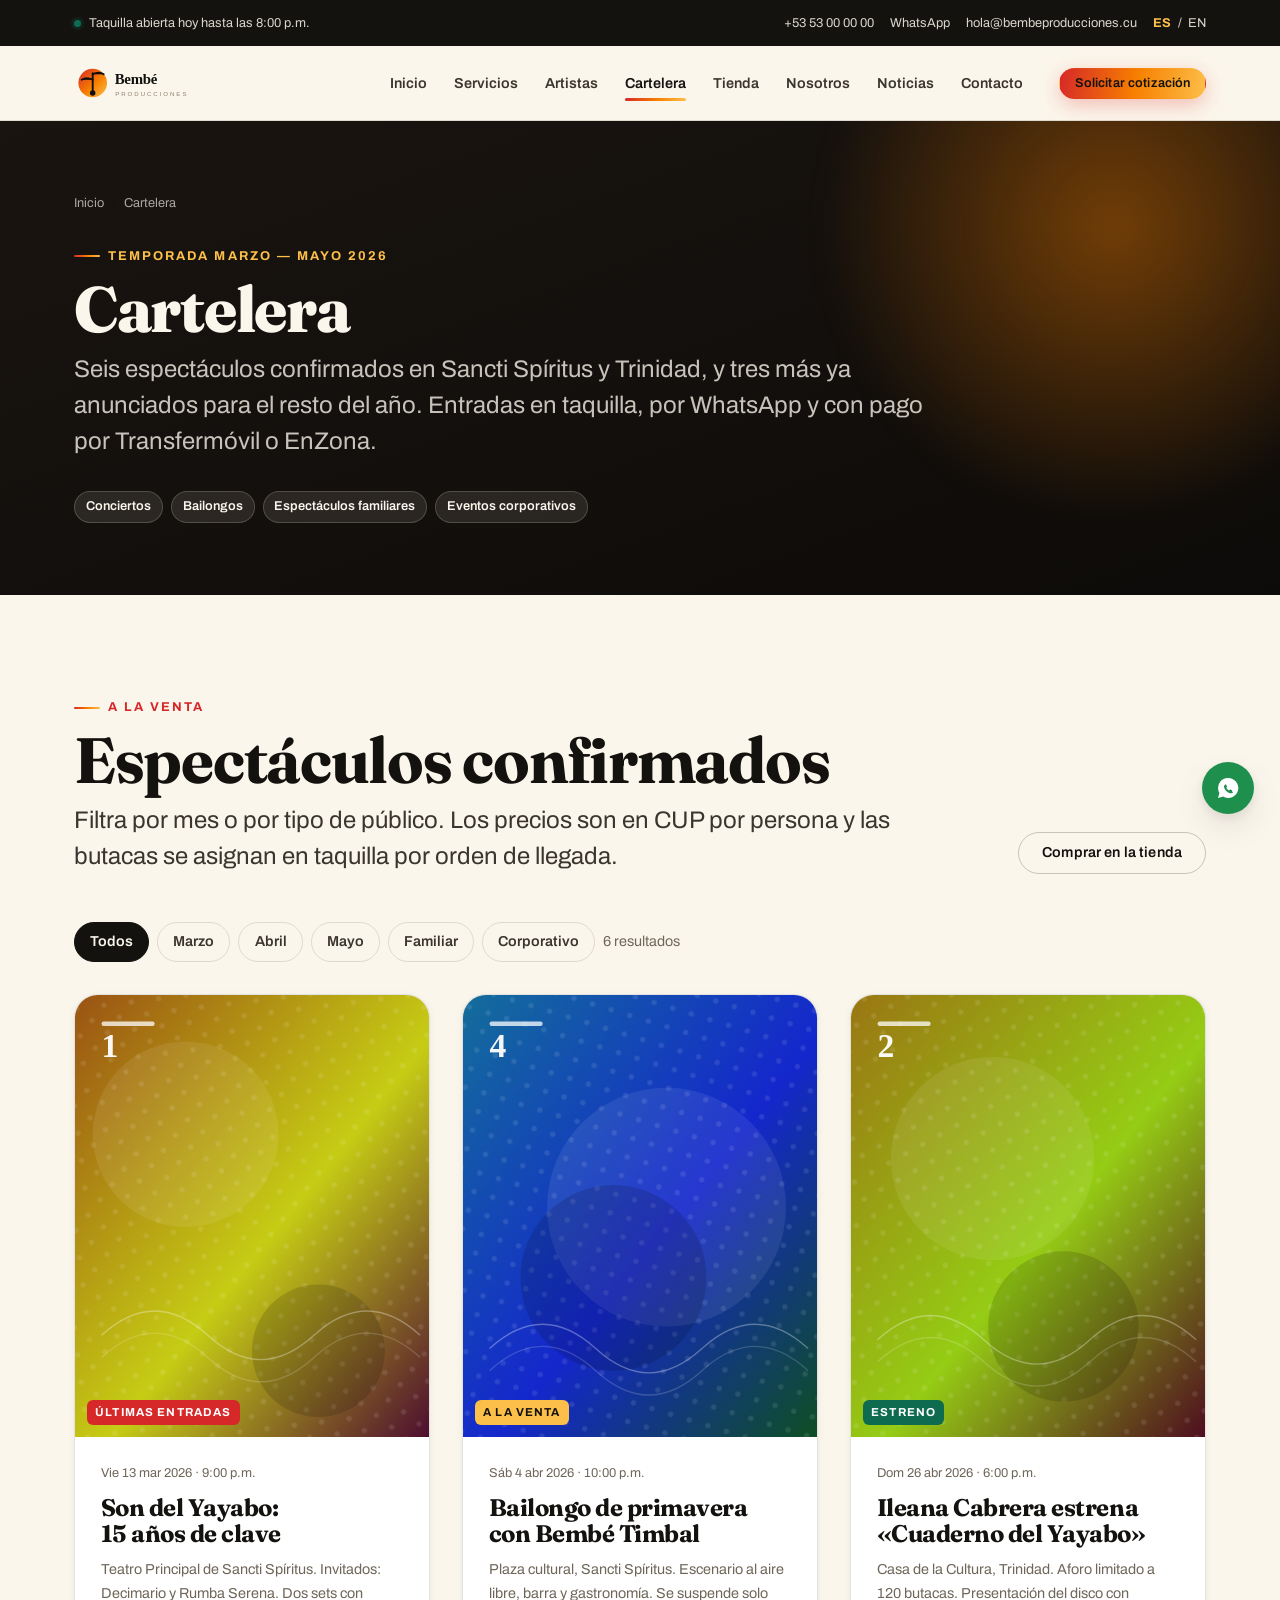
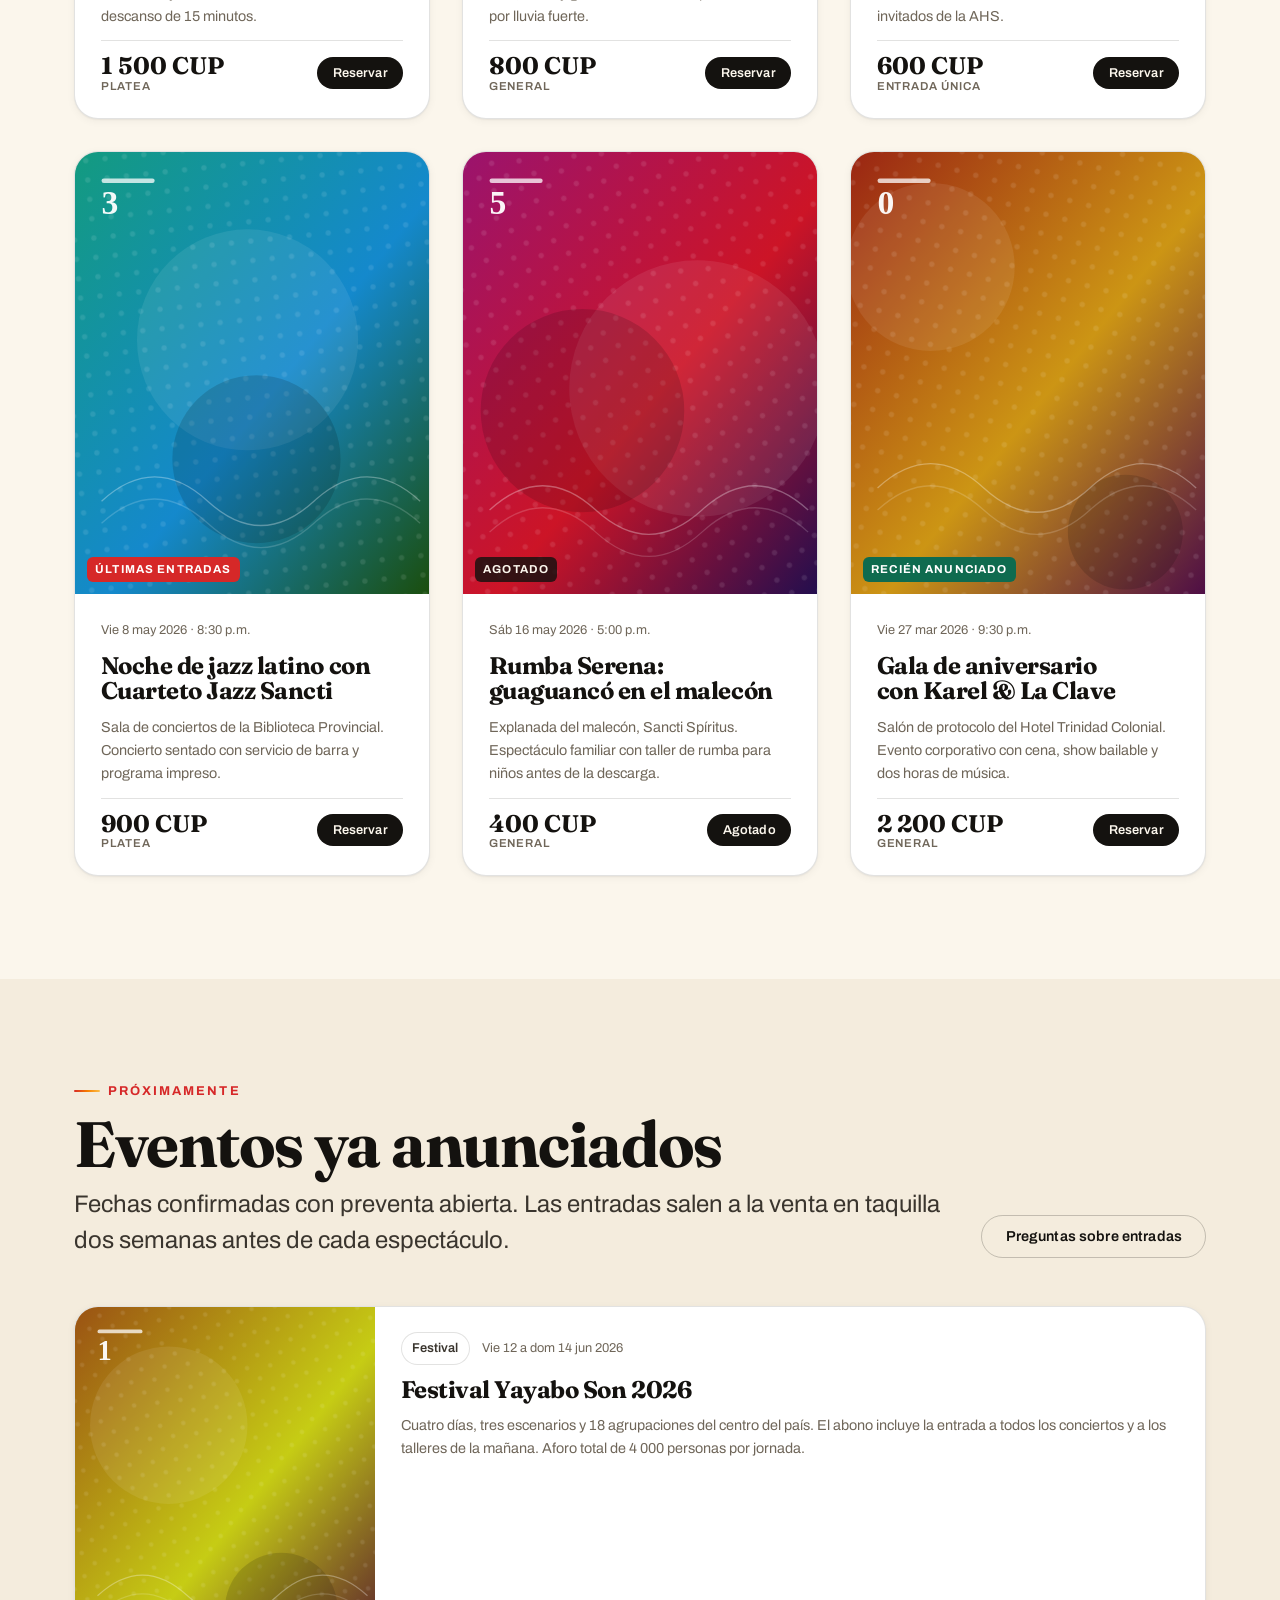
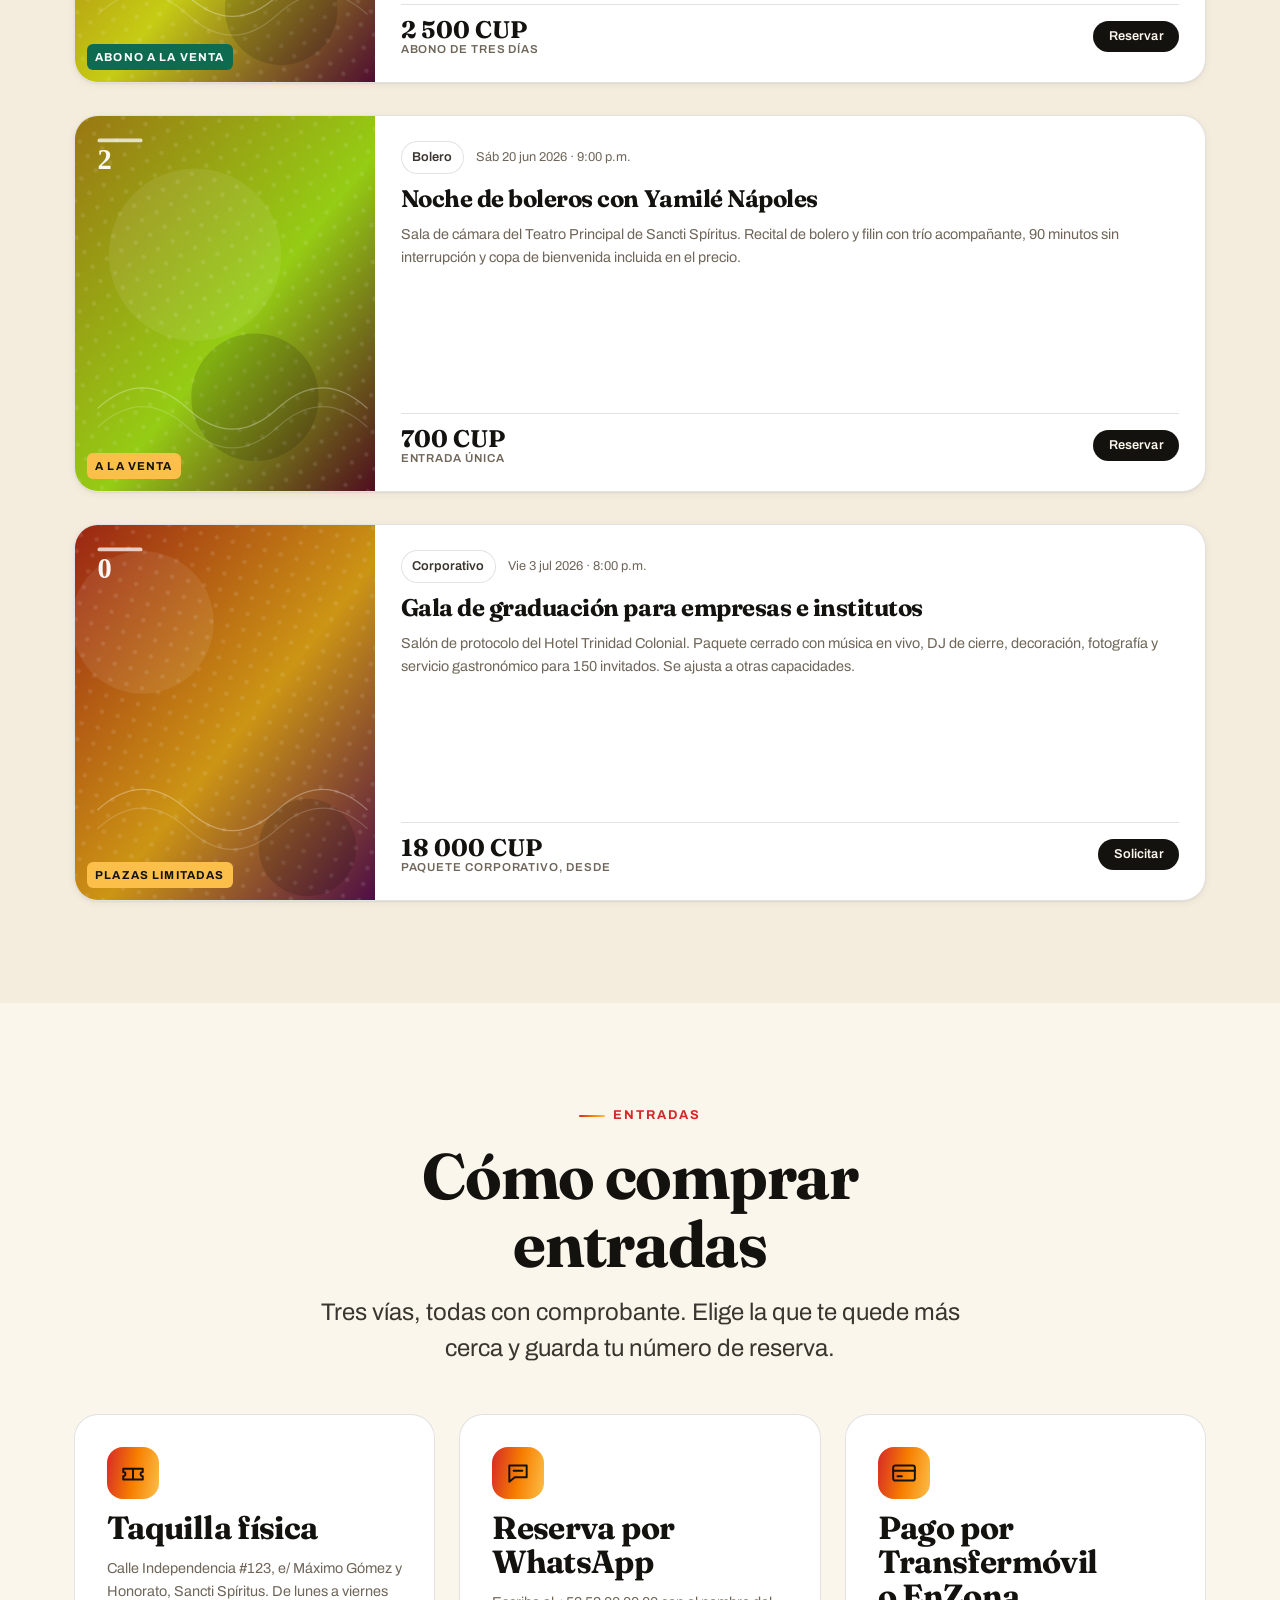
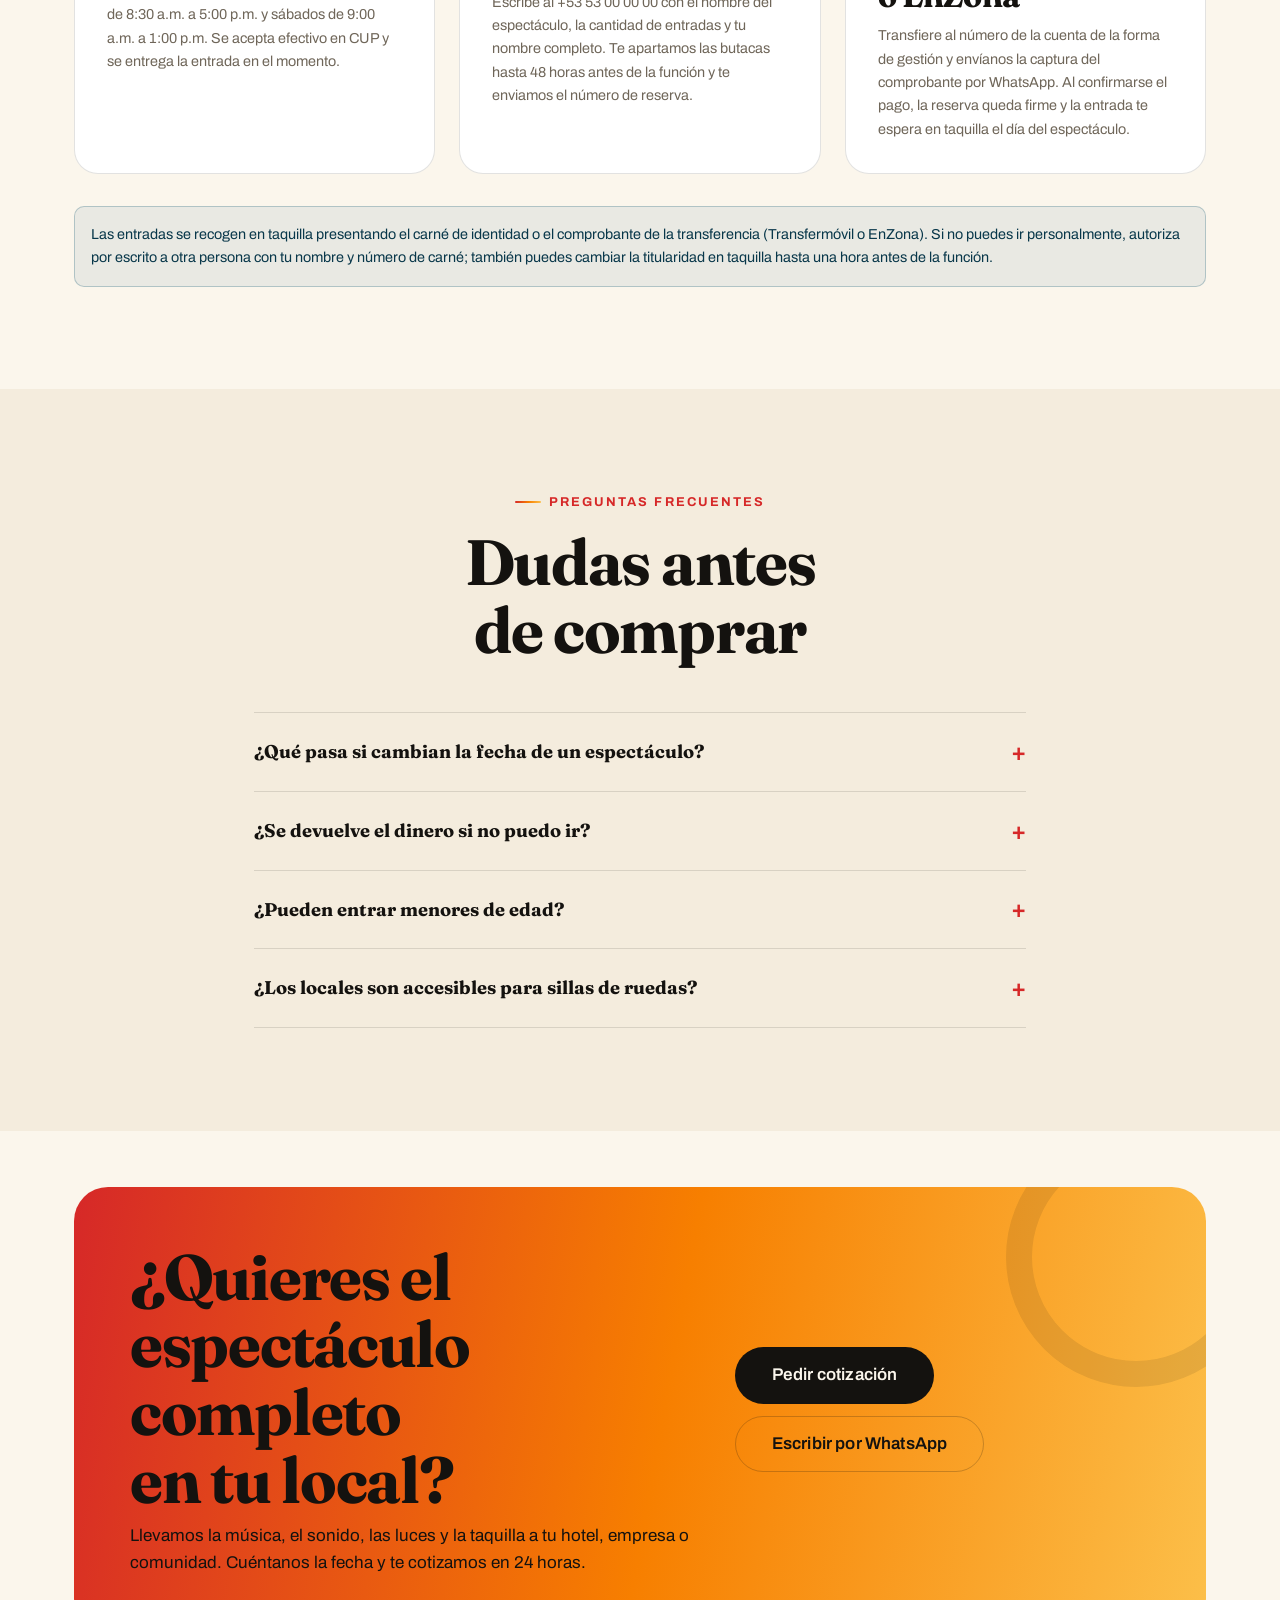
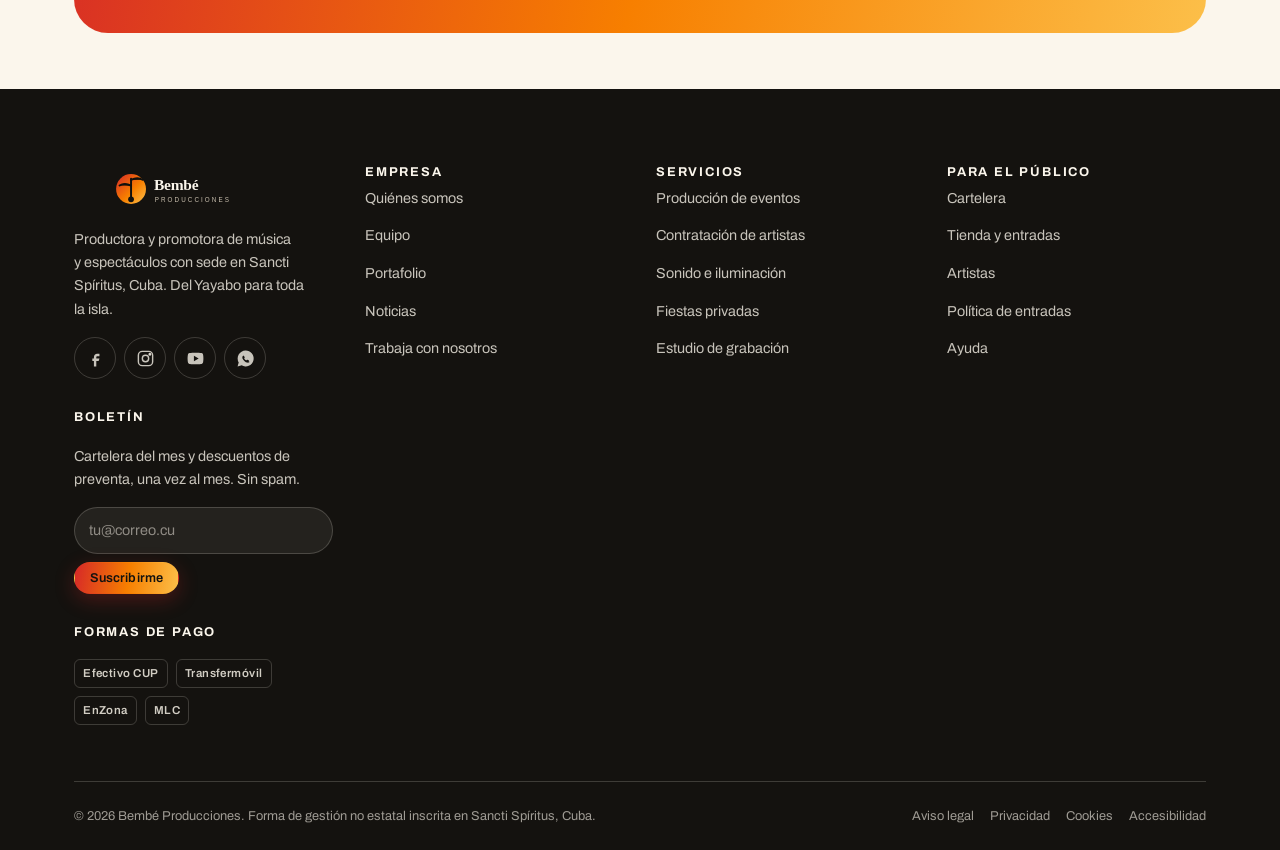
<file: eventos.html>
<!DOCTYPE html>
<html lang="es-CU">
<head>
<meta charset="utf-8">
<script>document.documentElement.classList.add('js');</script>
<meta name="viewport" content="width=device-width, initial-scale=1">
<title>Cartelera | Bembé Producciones — Conciertos y espectáculos en Sancti Spíritus</title>
<meta name="description" content="Cartelera de marzo a mayo de 2026 en Sancti Spíritus y Trinidad: conciertos, bailongos, jazz, rumba y galas. Precios, lugares y compra de entradas en taquilla, WhatsApp, Transfermóvil o EnZona.">
<meta name="theme-color" content="#14120f">
<meta name="author" content="Bembé Producciones">
<link rel="canonical" href="https://bembeproducciones.cu/eventos.html">
<meta property="og:type" content="website">
<meta property="og:locale" content="es_CU">
<meta property="og:site_name" content="Bembé Producciones">
<meta property="og:title" content="Cartelera | Bembé Producciones">
<meta property="og:description" content="Seis espectáculos entre marzo y mayo de 2026: son, timba, trova, jazz, rumba y salsa. Consulta fechas, precios y puntos de venta.">
<meta property="og:image" content="assets/img/poster-timba.svg">
<link rel="icon" href="assets/img/favicon.svg" type="image/svg+xml">
<link rel="apple-touch-icon" href="assets/img/favicon.svg">
<link rel="manifest" href="manifest.webmanifest">
<link rel="preconnect" href="https://fonts.googleapis.com">
<link rel="preconnect" href="https://fonts.gstatic.com" crossorigin>
<link href="https://fonts.googleapis.com/css2?family=Archivo:wght@400;500;600;700&family=Fraunces:ital,opsz,wght@0,9..144,400..900;1,9..144,400..700&family=IBM+Plex+Mono:wght@400;600&display=swap" rel="stylesheet">
<link rel="stylesheet" href="assets/css/styles.css">
<script type="application/ld+json">
{
  "@context": "https://schema.org",
  "@type": "LocalBusiness",
  "name": "Bembé Producciones",
  "description": "Productora y promotora de música y espectáculos en Sancti Spíritus, Cuba.",
  "url": "https://bembeproducciones.cu/",
  "telephone": "+53 53 00 00 00",
  "email": "hola@bembeproducciones.cu",
  "priceRange": "$$",
  "currenciesAccepted": "CUP, MLC",
  "paymentAccepted": "Efectivo, Transfermóvil, EnZona",
  "address": {
    "@type": "PostalAddress",
    "streetAddress": "Calle Independencia #123, e/ Máximo Gómez y Honorato",
    "addressLocality": "Sancti Spíritus",
    "addressRegion": "Sancti Spíritus",
    "postalCode": "60100",
    "addressCountry": "CU"
  },
  "geo": { "@type": "GeoCoordinates", "latitude": 21.9297, "longitude": -79.4425 },
  "areaServed": ["Sancti Spíritus", "Trinidad", "Ciego de Ávila", "Villa Clara"],
  "openingHoursSpecification": [{
    "@type": "OpeningHoursSpecification",
    "dayOfWeek": ["Monday","Tuesday","Wednesday","Thursday","Friday"],
    "opens": "08:30", "closes": "17:00"
  }]
}
</script>
</head>
<body>
<a class="skip-link" href="#main">Saltar al contenido principal</a>

<!-- ============================ BARRA SUPERIOR ============================ -->
<div class="topbar">
  <div class="container topbar__inner">
    <p class="topbar__aviso"><span class="punto punto--vivo" aria-hidden="true"></span> Taquilla abierta hoy hasta las 8:00 p.m.</p>
    <ul class="topbar__lista">
      <li><a href="tel:+5353000000">+53 53 00 00 00</a></li>
      <li><a href="https://wa.me/5353000000" target="_blank" rel="noopener">WhatsApp</a></li>
      <li><a href="mailto:hola@bembeproducciones.cu">hola@bembeproducciones.cu</a></li>
      <li class="topbar__idioma">
        <span aria-current="true">ES</span><span aria-hidden="true">/</span><a href="en/index.html" hreflang="en" lang="en">EN</a>
      </li>
    </ul>
  </div>
</div>

<!-- ================================ CABECERA ============================== -->
<header class="site-header">
  <div class="container site-header__inner">
    <a class="brand" href="index.html" aria-label="Bembé Producciones, ir al inicio">
      <img src="assets/img/logo-bembe.svg" alt="Bembé Producciones" width="320" height="80">
    </a>

    <button class="nav-toggle" type="button" aria-expanded="false" aria-controls="nav-principal" aria-label="Abrir menú de navegación">
      <span class="nav-toggle__barra" aria-hidden="true"></span>
      <span class="nav-toggle__barra" aria-hidden="true"></span>
      <span class="nav-toggle__barra" aria-hidden="true"></span>
    </button>

    <nav class="nav" id="nav-principal" aria-label="Navegación principal">
      <ul class="nav__lista">
        <li><a class="nav__enlace" href="index.html">Inicio</a></li>
        <li><a class="nav__enlace" href="servicios.html">Servicios</a></li>
        <li><a class="nav__enlace" href="artistas.html">Artistas</a></li>
        <li><a class="nav__enlace" href="eventos.html">Cartelera</a></li>
        <li><a class="nav__enlace" href="tienda.html">Tienda</a></li>
        <li><a class="nav__enlace" href="nosotros.html">Nosotros</a></li>
        <li><a class="nav__enlace" href="noticias.html">Noticias</a></li>
        <li><a class="nav__enlace" href="contacto.html">Contacto</a></li>
      </ul>
      <div class="nav__acciones">
        <a class="btn btn--primario btn--sm" href="contacto.html#cotizacion">Solicitar cotización</a>
      </div>
    </nav>
  </div>
</header>

<main id="main">

  <!-- ============================== PORTADA ============================== -->
  <section class="portada">
    <div class="container pila pila--amplia">
      <nav class="migas migas--claro" aria-label="Ruta de navegación">
        <ol class="migas migas--claro">
          <li><a href="index.html">Inicio</a></li>
          <li><span aria-current="page">Cartelera</span></li>
        </ol>
      </nav>

      <div class="pila pila--ajustada">
        <span class="eyebrow eyebrow--claro">Temporada marzo — mayo 2026</span>
        <h1>Cartelera</h1>
        <p class="lead">Seis espectáculos confirmados en Sancti Spíritus y Trinidad, y tres más ya anunciados para el resto del año. Entradas en taquilla, por WhatsApp y con pago por Transfermóvil o EnZona.</p>
      </div>

      <div class="hero__etiquetas">
        <span class="chip chip--claro">Conciertos</span>
        <span class="chip chip--claro">Bailongos</span>
        <span class="chip chip--claro">Espectáculos familiares</span>
        <span class="chip chip--claro">Eventos corporativos</span>
      </div>
    </div>
  </section>

  <!-- ============================== CARTELERA ============================ -->
  <section class="seccion" aria-labelledby="titulo-cartelera">
    <div class="container">
      <div class="cabecera-seccion cabecera-seccion--separada">
        <div class="pila pila--ajustada">
          <span class="eyebrow">A la venta</span>
          <h2 id="titulo-cartelera">Espectáculos confirmados</h2>
          <p class="lead">Filtra por mes o por tipo de público. Los precios son en CUP por persona y las butacas se asignan en taquilla por orden de llegada.</p>
        </div>
        <a class="btn btn--contorno" href="tienda.html">Comprar en la tienda</a>
      </div>

      <div class="filtros" data-filtros="#lista-eventos" data-contador-filtro="#filtro-eventos" role="group" aria-label="Filtrar espectáculos por mes o tipo">
        <button class="filtro is-activo" type="button" aria-pressed="true" data-filtro="todos">Todos</button>
        <button class="filtro" type="button" aria-pressed="false" data-filtro="marzo">Marzo</button>
        <button class="filtro" type="button" aria-pressed="false" data-filtro="abril">Abril</button>
        <button class="filtro" type="button" aria-pressed="false" data-filtro="mayo">Mayo</button>
        <button class="filtro" type="button" aria-pressed="false" data-filtro="familiar">Familiar</button>
        <button class="filtro" type="button" aria-pressed="false" data-filtro="corporativo">Corporativo</button>
        <p id="filtro-eventos" class="texto-pequeno texto-suave" aria-live="polite">6 resultados</p>
      </div>

      <!-- La clase .panel (ya en styles.css) permite que [hidden] oculte la tarjeta al filtrar. -->
      <div class="grid grid--3 grid--amplio mt-6" id="lista-eventos">

        <article class="tarjeta panel revelar" data-categoria="marzo">
          <div class="tarjeta__media tarjeta__media--cartel">
            <img src="assets/img/poster-son.svg" alt="Cartel del concierto Son del Yayabo: 15 años de clave" width="800" height="1000" loading="lazy" decoding="async">
            <div class="tarjeta__media-etiquetas"><span class="badge badge--ultimas">Últimas entradas</span></div>
          </div>
          <div class="tarjeta__cuerpo">
            <div class="tarjeta__meta">
              <span>Vie 13 mar 2026 · 9:00 p.m.</span>
            </div>
            <h3 class="tarjeta__titulo"><a href="#titulo-cartelera">Son del Yayabo: 15 años de clave</a></h3>
            <p class="texto-suave texto-pequeno">Teatro Principal de Sancti Spíritus. Invitados: Decimario y Rumba Serena. Dos sets con descanso de 15 minutos.</p>
            <div class="tarjeta__pie">
              <span class="precio">1 500 CUP<small>Platea</small></span>
              <button class="btn btn--oscuro btn--sm" type="button" data-reservar="Son del Yayabo, 15 años de clave (13 mar 2026)">Reservar</button>
            </div>
          </div>
        </article>

        <article class="tarjeta panel revelar" data-categoria="abril familiar">
          <div class="tarjeta__media tarjeta__media--cartel">
            <img src="assets/img/poster-timba.svg" alt="Cartel del bailongo de primavera con Bembé Timbal" width="800" height="1000" loading="lazy" decoding="async">
            <div class="tarjeta__media-etiquetas"><span class="badge badge--proximo">A la venta</span></div>
          </div>
          <div class="tarjeta__cuerpo">
            <div class="tarjeta__meta">
              <span>Sáb 4 abr 2026 · 10:00 p.m.</span>
            </div>
            <h3 class="tarjeta__titulo"><a href="#titulo-cartelera">Bailongo de primavera con Bembé Timbal</a></h3>
            <p class="texto-suave texto-pequeno">Plaza cultural, Sancti Spíritus. Escenario al aire libre, barra y gastronomía. Se suspende solo por lluvia fuerte.</p>
            <div class="tarjeta__pie">
              <span class="precio">800 CUP<small>General</small></span>
              <button class="btn btn--oscuro btn--sm" type="button" data-reservar="Bailongo de primavera (4 abr 2026)">Reservar</button>
            </div>
          </div>
        </article>

        <article class="tarjeta panel revelar" data-categoria="abril">
          <div class="tarjeta__media tarjeta__media--cartel">
            <img src="assets/img/poster-trova.svg" alt="Cartel del recital de trova de Ileana Cabrera" width="800" height="1000" loading="lazy" decoding="async">
            <div class="tarjeta__media-etiquetas"><span class="badge badge--nuevo">Estreno</span></div>
          </div>
          <div class="tarjeta__cuerpo">
            <div class="tarjeta__meta">
              <span>Dom 26 abr 2026 · 6:00 p.m.</span>
            </div>
            <h3 class="tarjeta__titulo"><a href="#titulo-cartelera">Ileana Cabrera estrena «Cuaderno del Yayabo»</a></h3>
            <p class="texto-suave texto-pequeno">Casa de la Cultura, Trinidad. Aforo limitado a 120 butacas. Presentación del disco con invitados de la AHS.</p>
            <div class="tarjeta__pie">
              <span class="precio">600 CUP<small>Entrada única</small></span>
              <button class="btn btn--oscuro btn--sm" type="button" data-reservar="Recital de Ileana Cabrera (26 abr 2026)">Reservar</button>
            </div>
          </div>
        </article>

        <article class="tarjeta panel revelar" data-categoria="mayo">
          <div class="tarjeta__media tarjeta__media--cartel">
            <img src="assets/img/poster-jazz.svg" alt="Cartel de la noche de jazz latino del Cuarteto Jazz Sancti" width="800" height="1000" loading="lazy" decoding="async">
            <div class="tarjeta__media-etiquetas"><span class="badge badge--ultimas">Últimas entradas</span></div>
          </div>
          <div class="tarjeta__cuerpo">
            <div class="tarjeta__meta">
              <span>Vie 8 may 2026 · 8:30 p.m.</span>
            </div>
            <h3 class="tarjeta__titulo"><a href="#titulo-cartelera">Noche de jazz latino con Cuarteto Jazz Sancti</a></h3>
            <p class="texto-suave texto-pequeno">Sala de conciertos de la Biblioteca Provincial. Concierto sentado con servicio de barra y programa impreso.</p>
            <div class="tarjeta__pie">
              <span class="precio">900 CUP<small>Platea</small></span>
              <button class="btn btn--oscuro btn--sm" type="button" data-reservar="Noche de jazz latino (8 may 2026)">Reservar</button>
            </div>
          </div>
        </article>

        <article class="tarjeta panel revelar" data-categoria="mayo familiar">
          <div class="tarjeta__media tarjeta__media--cartel">
            <img src="assets/img/poster-rumba.svg" alt="Cartel del guaguancó de Rumba Serena en el malecón" width="800" height="1000" loading="lazy" decoding="async">
            <div class="tarjeta__media-etiquetas"><span class="badge badge--agotado">Agotado</span></div>
          </div>
          <div class="tarjeta__cuerpo">
            <div class="tarjeta__meta">
              <span>Sáb 16 may 2026 · 5:00 p.m.</span>
            </div>
            <h3 class="tarjeta__titulo"><a href="#titulo-cartelera">Rumba Serena: guaguancó en el malecón</a></h3>
            <p class="texto-suave texto-pequeno">Explanada del malecón, Sancti Spíritus. Espectáculo familiar con taller de rumba para niños antes de la descarga.</p>
            <div class="tarjeta__pie">
              <span class="precio">400 CUP<small>General</small></span>
              <button class="btn btn--oscuro btn--sm" type="button" data-reservar="Guaguancó de Rumba Serena (16 may 2026)" disabled>Agotado</button>
            </div>
          </div>
        </article>

        <article class="tarjeta panel revelar" data-categoria="marzo corporativo">
          <div class="tarjeta__media tarjeta__media--cartel">
            <img src="assets/img/poster-clave.svg" alt="Cartel de la gala de aniversario con Karel y La Clave" width="800" height="1000" loading="lazy" decoding="async">
            <div class="tarjeta__media-etiquetas"><span class="badge badge--nuevo">Recién anunciado</span></div>
          </div>
          <div class="tarjeta__cuerpo">
            <div class="tarjeta__meta">
              <span>Vie 27 mar 2026 · 9:30 p.m.</span>
            </div>
            <h3 class="tarjeta__titulo"><a href="#titulo-cartelera">Gala de aniversario con Karel &amp; La Clave</a></h3>
            <p class="texto-suave texto-pequeno">Salón de protocolo del Hotel Trinidad Colonial. Evento corporativo con cena, show bailable y dos horas de música.</p>
            <div class="tarjeta__pie">
              <span class="precio">2 200 CUP<small>General</small></span>
              <button class="btn btn--oscuro btn--sm" type="button" data-reservar="Gala de aniversario con Karel &amp; La Clave (27 mar 2026)">Reservar</button>
            </div>
          </div>
        </article>

      </div>
    </div>
  </section>

  <!-- ========================= YA ANUNCIADOS ============================= -->
  <section class="seccion seccion--alt" aria-labelledby="titulo-anunciados">
    <div class="container">
      <div class="cabecera-seccion cabecera-seccion--separada">
        <div class="pila pila--ajustada">
          <span class="eyebrow">Próximamente</span>
          <h2 id="titulo-anunciados">Eventos ya anunciados</h2>
          <p class="lead">Fechas confirmadas con preventa abierta. Las entradas salen a la venta en taquilla dos semanas antes de cada espectáculo.</p>
        </div>
        <a class="btn btn--contorno" href="contacto.html#faq">Preguntas sobre entradas</a>
      </div>

      <div class="pila pila--amplia">

        <article class="tarjeta evento revelar">
          <div class="tarjeta__media tarjeta__media--cartel">
            <img src="assets/img/poster-son.svg" alt="Cartel del Festival Yayabo Son 2026" width="800" height="1000" loading="lazy" decoding="async">
            <div class="tarjeta__media-etiquetas"><span class="badge badge--nuevo">Abono a la venta</span></div>
          </div>
          <div class="tarjeta__cuerpo">
            <div class="tarjeta__meta">
              <span class="chip">Festival</span>
              <span>Vie 12 a dom 14 jun 2026</span>
            </div>
            <h3 class="tarjeta__titulo"><a href="noticias.html">Festival Yayabo Son 2026</a></h3>
            <p class="texto-suave texto-pequeno">Cuatro días, tres escenarios y 18 agrupaciones del centro del país. El abono incluye la entrada a todos los conciertos y a los talleres de la mañana. Aforo total de 4 000 personas por jornada.</p>
            <div class="tarjeta__pie">
              <span class="precio">2 500 CUP<small>Abono de tres días</small></span>
              <button class="btn btn--oscuro btn--sm" type="button" data-reservar="Abono Festival Yayabo Son 2026 (jun 2026)">Reservar</button>
            </div>
          </div>
        </article>

        <article class="tarjeta evento revelar">
          <div class="tarjeta__media tarjeta__media--cartel">
            <img src="assets/img/poster-trova.svg" alt="Cartel de la noche de boleros con Yamilé Nápoles" width="800" height="1000" loading="lazy" decoding="async">
            <div class="tarjeta__media-etiquetas"><span class="badge badge--proximo">A la venta</span></div>
          </div>
          <div class="tarjeta__cuerpo">
            <div class="tarjeta__meta">
              <span class="chip">Bolero</span>
              <span>Sáb 20 jun 2026 · 9:00 p.m.</span>
            </div>
            <h3 class="tarjeta__titulo"><a href="artistas.html">Noche de boleros con Yamilé Nápoles</a></h3>
            <p class="texto-suave texto-pequeno">Sala de cámara del Teatro Principal de Sancti Spíritus. Recital de bolero y filin con trío acompañante, 90 minutos sin interrupción y copa de bienvenida incluida en el precio.</p>
            <div class="tarjeta__pie">
              <span class="precio">700 CUP<small>Entrada única</small></span>
              <button class="btn btn--oscuro btn--sm" type="button" data-reservar="Noche de boleros con Yamilé Nápoles (20 jun 2026)">Reservar</button>
            </div>
          </div>
        </article>

        <article class="tarjeta evento revelar">
          <div class="tarjeta__media tarjeta__media--cartel">
            <img src="assets/img/poster-clave.svg" alt="Cartel de la gala de graduación con Karel y La Clave" width="800" height="1000" loading="lazy" decoding="async">
            <div class="tarjeta__media-etiquetas"><span class="badge badge--proximo">Plazas limitadas</span></div>
          </div>
          <div class="tarjeta__cuerpo">
            <div class="tarjeta__meta">
              <span class="chip">Corporativo</span>
              <span>Vie 3 jul 2026 · 8:00 p.m.</span>
            </div>
            <h3 class="tarjeta__titulo"><a href="servicios.html#privados">Gala de graduación para empresas e institutos</a></h3>
            <p class="texto-suave texto-pequeno">Salón de protocolo del Hotel Trinidad Colonial. Paquete cerrado con música en vivo, DJ de cierre, decoración, fotografía y servicio gastronómico para 150 invitados. Se ajusta a otras capacidades.</p>
            <div class="tarjeta__pie">
              <span class="precio">18 000 CUP<small>Paquete corporativo, desde</small></span>
              <button class="btn btn--oscuro btn--sm" type="button" data-reservar="Gala de graduación corporativa (3 jul 2026)">Solicitar</button>
            </div>
          </div>
        </article>

      </div>
    </div>
  </section>

  <!-- ======================= CÓMO COMPRAR ENTRADAS ======================= -->
  <section class="seccion" aria-labelledby="titulo-comprar">
    <div class="container">
      <div class="cabecera-seccion cabecera-seccion--centrada">
        <span class="eyebrow">Entradas</span>
        <h2 id="titulo-comprar">Cómo comprar entradas</h2>
        <p class="lead">Tres vías, todas con comprobante. Elige la que te quede más cerca y guarda tu número de reserva.</p>
      </div>

      <div class="grid grid--3">
        <article class="servicio revelar">
          <div class="servicio__icono" aria-hidden="true">
            <svg viewBox="0 0 24 24" fill="none" stroke="currentColor" stroke-width="1.8" stroke-linecap="round" stroke-linejoin="round"><path d="M3 8h18v3a2 2 0 0 0 0 4v3H3v-3a2 2 0 0 0 0-4V8Z"/><path d="M12 9v8"/></svg>
          </div>
          <h3>Taquilla física</h3>
          <p class="texto-suave texto-pequeno">Calle Independencia #123, e/ Máximo Gómez y Honorato, Sancti Spíritus. De lunes a viernes de 8:30 a.m. a 5:00 p.m. y sábados de 9:00 a.m. a 1:00 p.m. Se acepta efectivo en CUP y se entrega la entrada en el momento.</p>
        </article>

        <article class="servicio revelar">
          <div class="servicio__icono" aria-hidden="true">
            <svg viewBox="0 0 24 24" fill="none" stroke="currentColor" stroke-width="1.8" stroke-linecap="round" stroke-linejoin="round"><path d="M4 5h16v11H9l-5 4V5Z"/><path d="M8 10h8"/></svg>
          </div>
          <h3>Reserva por WhatsApp</h3>
          <p class="texto-suave texto-pequeno">Escribe al +53 53 00 00 00 con el nombre del espectáculo, la cantidad de entradas y tu nombre completo. Te apartamos las butacas hasta 48 horas antes de la función y te enviamos el número de reserva.</p>
        </article>

        <article class="servicio revelar">
          <div class="servicio__icono" aria-hidden="true">
            <svg viewBox="0 0 24 24" fill="none" stroke="currentColor" stroke-width="1.8" stroke-linecap="round" stroke-linejoin="round"><rect x="2" y="5" width="20" height="14" rx="2"/><path d="M2 10h20M6 15h4"/></svg>
          </div>
          <h3>Pago por Transfermóvil o EnZona</h3>
          <p class="texto-suave texto-pequeno">Transfiere al número de la cuenta de la forma de gestión y envíanos la captura del comprobante por WhatsApp. Al confirmarse el pago, la reserva queda firme y la entrada te espera en taquilla el día del espectáculo.</p>
        </article>
      </div>

      <div class="aviso aviso--info mt-6">
        <p>Las entradas se recogen en taquilla presentando el carné de identidad o el comprobante de la transferencia (Transfermóvil o EnZona). Si no puedes ir personalmente, autoriza por escrito a otra persona con tu nombre y número de carné; también puedes cambiar la titularidad en taquilla hasta una hora antes de la función.</p>
      </div>
    </div>
  </section>

  <!-- ================================= FAQ =============================== -->
  <section class="seccion seccion--alt" aria-labelledby="titulo-faq-entradas">
    <div class="container container--estrecho">
      <div class="cabecera-seccion cabecera-seccion--centrada">
        <span class="eyebrow">Preguntas frecuentes</span>
        <h2 id="titulo-faq-entradas">Dudas antes de comprar</h2>
      </div>

      <div class="acordeon">
        <details class="acordeon__item">
          <summary>¿Qué pasa si cambian la fecha de un espectáculo?</summary>
          <div class="acordeon__contenido">
            <p>Avisamos por nuestras redes, por la radio provincial y por WhatsApp a todas las personas que hayan reservado. La entrada mantiene su validez para la nueva fecha y, si no puedes asistir, se devuelve el importe íntegro en taquilla dentro de los 30 días siguientes.</p>
          </div>
        </details>

        <details class="acordeon__item">
          <summary>¿Se devuelve el dinero si no puedo ir?</summary>
          <div class="acordeon__contenido">
            <p>Si el espectáculo lo suspendemos nosotros o se cancela, la devolución es total presentando la entrada y el carné de identidad. Si la cancelación se debe a causas ajenas —lluvia intensa, apagón prolongado u orden de la autoridad— puedes elegir entre cambiar la entrada para la nueva fecha o pedir la devolución del importe. Las entradas no se reembolsan por decisión personal del comprador, pero sí pueden cederse a otra persona.</p>
          </div>
        </details>

        <details class="acordeon__item">
          <summary>¿Pueden entrar menores de edad?</summary>
          <div class="acordeon__contenido">
            <p>Los espectáculos familiares y los de teatro infantil admiten todas las edades, y los menores de 12 años entran acompañados por un adulto. En los bailongos y conciertos nocturnos solo se permite el acceso a mayores de 18 años; en algunos casos se admite a partir de 16 con acompañante adulto. La condición aparece siempre en la cartelera y en la entrada de cada evento.</p>
          </div>
        </details>

        <details class="acordeon__item">
          <summary>¿Los locales son accesibles para sillas de ruedas?</summary>
          <div class="acordeon__contenido">
            <p>El Teatro Principal y la Plaza cultural tienen rampa de acceso y un espacio reservado frente al escenario; la Sala de cámara cuenta con ascensor. En los espectáculos de calle habilitamos una plataforma nivelada con valla de protección. Si necesitas acompañamiento, avísanos con 48 horas de antelación por WhatsApp y te esperamos en la puerta de acceso.</p>
          </div>
        </details>
      </div>
    </div>
  </section>

  <!-- ================================= CTA =============================== -->
  <section class="seccion seccion--compacta">
    <div class="container">
      <div class="banda-cta revelar">
        <div class="pila pila--ajustada">
          <h2>¿Quieres el espectáculo completo en tu local?</h2>
          <p>Llevamos la música, el sonido, las luces y la taquilla a tu hotel, empresa o comunidad. Cuéntanos la fecha y te cotizamos en 24 horas.</p>
        </div>
        <div class="grupo-botones">
          <a class="btn btn--oscuro btn--lg" href="contacto.html#cotizacion">Pedir cotización</a>
          <a class="btn btn--contorno btn--lg" href="https://wa.me/5353000000" target="_blank" rel="noopener">Escribir por WhatsApp</a>
        </div>
      </div>
    </div>
  </section>

</main>

<!-- ================================= PIE ================================= -->
<footer class="site-footer">
  <div class="container">
    <div class="site-footer__rejilla">

      <div class="site-footer__marca">
        <img src="assets/img/logo-bembe-claro.svg" alt="Bembé Producciones" width="320" height="80">
        <p>Productora y promotora de música y espectáculos con sede en Sancti Spíritus, Cuba. Del Yayabo para toda la isla.</p>
        <div class="redes">
          <a href="https://facebook.com/" target="_blank" rel="noopener" aria-label="Facebook de Bembé Producciones">
            <svg viewBox="0 0 24 24" fill="currentColor" aria-hidden="true"><path d="M14 9h3V6h-3c-2.2 0-4 1.8-4 4v2H8v3h2v7h3v-7h3l1-3h-4v-2c0-.6.4-1 1-1Z"/></svg>
          </a>
          <a href="https://instagram.com/" target="_blank" rel="noopener" aria-label="Instagram de Bembé Producciones">
            <svg viewBox="0 0 24 24" fill="none" stroke="currentColor" stroke-width="1.8" aria-hidden="true"><rect x="3" y="3" width="18" height="18" rx="5"/><circle cx="12" cy="12" r="4"/><circle cx="17.5" cy="6.5" r="1" fill="currentColor"/></svg>
          </a>
          <a href="https://youtube.com/" target="_blank" rel="noopener" aria-label="YouTube de Bembé Producciones">
            <svg viewBox="0 0 24 24" fill="currentColor" aria-hidden="true"><path d="M21.6 7.2c-.2-1-1-1.8-2-2C17.8 4.8 12 4.8 12 4.8s-5.8 0-7.6.4c-1 .2-1.8 1-2 2C2 9 2 12 2 12s0 3 .4 4.8c.2 1 1 1.8 2 2 1.8.4 7.6.4 7.6.4s5.8 0 7.6-.4c1-.2 1.8-1 2-2 .4-1.8.4-4.8.4-4.8s0-3-.4-4.8ZM10 15.5v-7l6 3.5-6 3.5Z"/></svg>
          </a>
          <a href="https://wa.me/5353000000" target="_blank" rel="noopener" aria-label="WhatsApp de Bembé Producciones">
            <svg viewBox="0 0 24 24" fill="currentColor" aria-hidden="true"><path d="M12 2a10 10 0 0 0-8.6 15L2 22l5.2-1.4A10 10 0 1 0 12 2Zm5.3 14.1c-.2.6-1.3 1.2-1.8 1.2-.5.1-1 .1-1.7-.1-1.6-.5-3.6-2-4.9-4-.6-1-.9-1.9-.9-2.6 0-.7.4-1.4.7-1.7.2-.2.4-.3.6-.3h.5c.2 0 .4 0 .5.4l.7 1.6c.1.2 0 .4-.1.5l-.4.5c-.1.2-.2.3 0 .6.5.8 1.5 1.7 2.3 2.1.2.1.4.1.5 0l.6-.7c.2-.2.3-.2.5-.1l1.6.8c.3.2.3.3.3.5 0 .2 0 .8-.2 1.3Z"/></svg>
          </a>
        </div>
      </div>

      <nav aria-labelledby="pie-empresa">
        <h3 class="site-footer__titulo" id="pie-empresa">Empresa</h3>
        <ul class="site-footer__lista">
          <li><a href="nosotros.html">Quiénes somos</a></li>
          <li><a href="nosotros.html#equipo">Equipo</a></li>
          <li><a href="nosotros.html#portafolio">Portafolio</a></li>
          <li><a href="noticias.html">Noticias</a></li>
          <li><a href="contacto.html#trabaja">Trabaja con nosotros</a></li>
        </ul>
      </nav>

      <nav aria-labelledby="pie-servicios">
        <h3 class="site-footer__titulo" id="pie-servicios">Servicios</h3>
        <ul class="site-footer__lista">
          <li><a href="servicios.html#produccion">Producción de eventos</a></li>
          <li><a href="servicios.html#booking">Contratación de artistas</a></li>
          <li><a href="servicios.html#equipos">Sonido e iluminación</a></li>
          <li><a href="servicios.html#privados">Fiestas privadas</a></li>
          <li><a href="servicios.html#estudio">Estudio de grabación</a></li>
        </ul>
      </nav>

      <nav aria-labelledby="pie-publico">
        <h3 class="site-footer__titulo" id="pie-publico">Para el público</h3>
        <ul class="site-footer__lista">
          <li><a href="eventos.html">Cartelera</a></li>
          <li><a href="tienda.html">Tienda y entradas</a></li>
          <li><a href="artistas.html">Artistas</a></li>
          <li><a href="legal.html#entradas">Política de entradas</a></li>
          <li><a href="contacto.html#faq">Ayuda</a></li>
        </ul>
      </nav>

      <div class="pila">
        <h3 class="site-footer__titulo">Boletín</h3>
        <p class="texto-pequeno">Cartelera del mes y descuentos de preventa, una vez al mes. Sin spam.</p>
        <form class="boletin" data-formulario>
          <label class="sr-only" for="boletin-correo">Correo electrónico</label>
          <input id="boletin-correo" name="correo" type="email" required placeholder="tu@correo.cu" autocomplete="email">
          <button class="btn btn--primario btn--sm" type="submit">Suscribirme</button>
          <p class="texto-mini" data-respuesta hidden></p>
        </form>
        <div class="pila pila--ajustado mt-4">
          <h4 class="site-footer__titulo">Formas de pago</h4>
          <div class="pagos">
            <span>Efectivo CUP</span><span>Transfermóvil</span><span>EnZona</span><span>MLC</span>
          </div>
        </div>
      </div>

    </div>

    <div class="site-footer__legal">
      <p>© <span id="anio-actual">2026</span> Bembé Producciones. Forma de gestión no estatal inscrita en Sancti Spíritus, Cuba.</p>
      <nav aria-label="Enlaces legales">
        <a href="legal.html#aviso">Aviso legal</a>
        <a href="legal.html#privacidad">Privacidad</a>
        <a href="legal.html#cookies">Cookies</a>
        <a href="legal.html#accesibilidad">Accesibilidad</a>
      </nav>
    </div>
  </div>
</footer>

<!-- ============================== FLOTANTES ============================== -->
<div class="fab-grupo">
  <a class="fab fab--wa" href="https://wa.me/5353000000" target="_blank" rel="noopener" aria-label="Escribir por WhatsApp">
    <svg viewBox="0 0 24 24" fill="currentColor" aria-hidden="true"><path d="M12 2a10 10 0 0 0-8.6 15L2 22l5.2-1.4A10 10 0 1 0 12 2Zm5.3 14.1c-.2.6-1.3 1.2-1.8 1.2-.5.1-1 .1-1.7-.1-1.6-.5-3.6-2-4.9-4-.6-1-.9-1.9-.9-2.6 0-.7.4-1.4.7-1.7.2-.2.4-.3.6-.3h.5c.2 0 .4 0 .5.4l.7 1.6c.1.2 0 .4-.1.5l-.4.5c-.1.2-.2.3 0 .6.5.8 1.5 1.7 2.3 2.1.2.1.4.1.5 0l.6-.7c.2-.2.3-.2.5-.1l1.6.8c.3.2.3.3.3.5 0 .2 0 .8-.2 1.3Z"/></svg>
  </a>
  <button class="fab fab--arriba" type="button" aria-label="Volver arriba">
    <svg viewBox="0 0 24 24" fill="none" stroke="currentColor" stroke-width="2" stroke-linecap="round" aria-hidden="true"><path d="M12 19V5M5 12l7-7 7 7"/></svg>
  </button>
</div>

<script src="assets/js/main.js" defer></script>
</body>
</html>
</file>
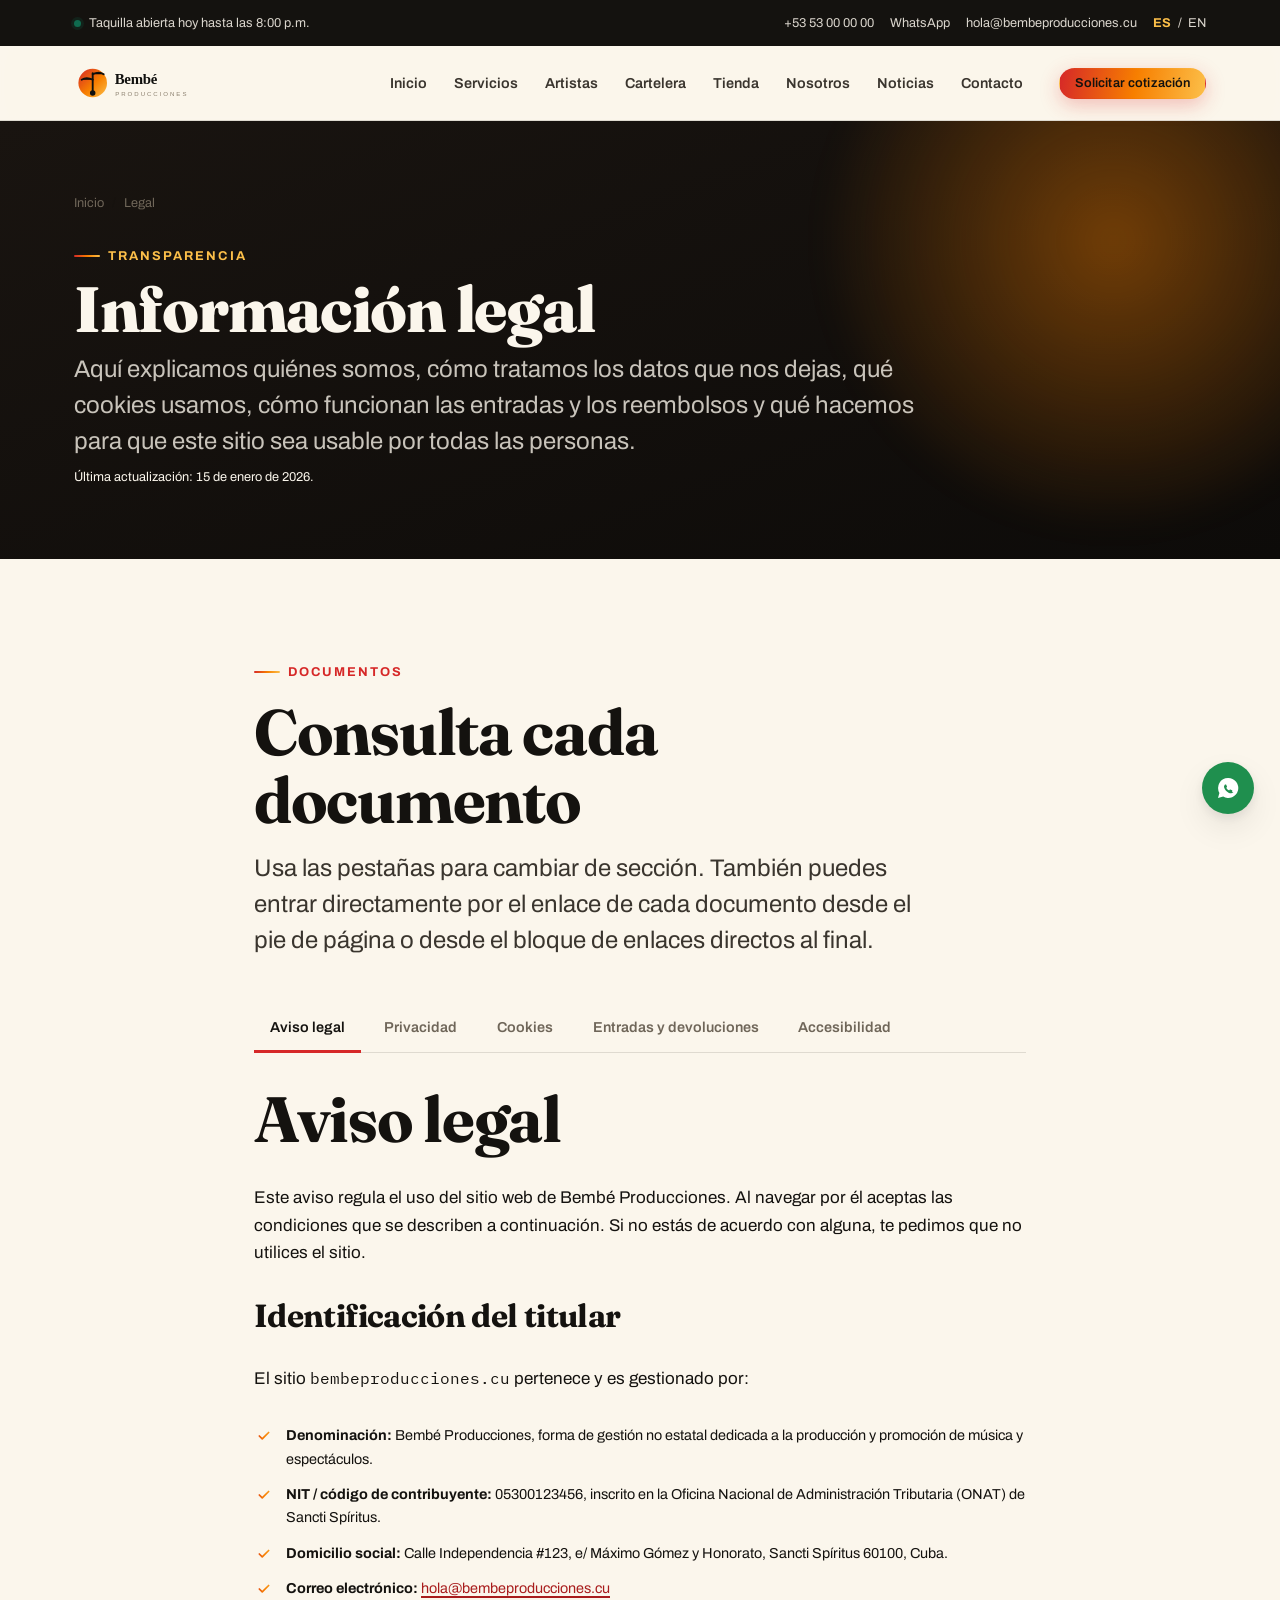
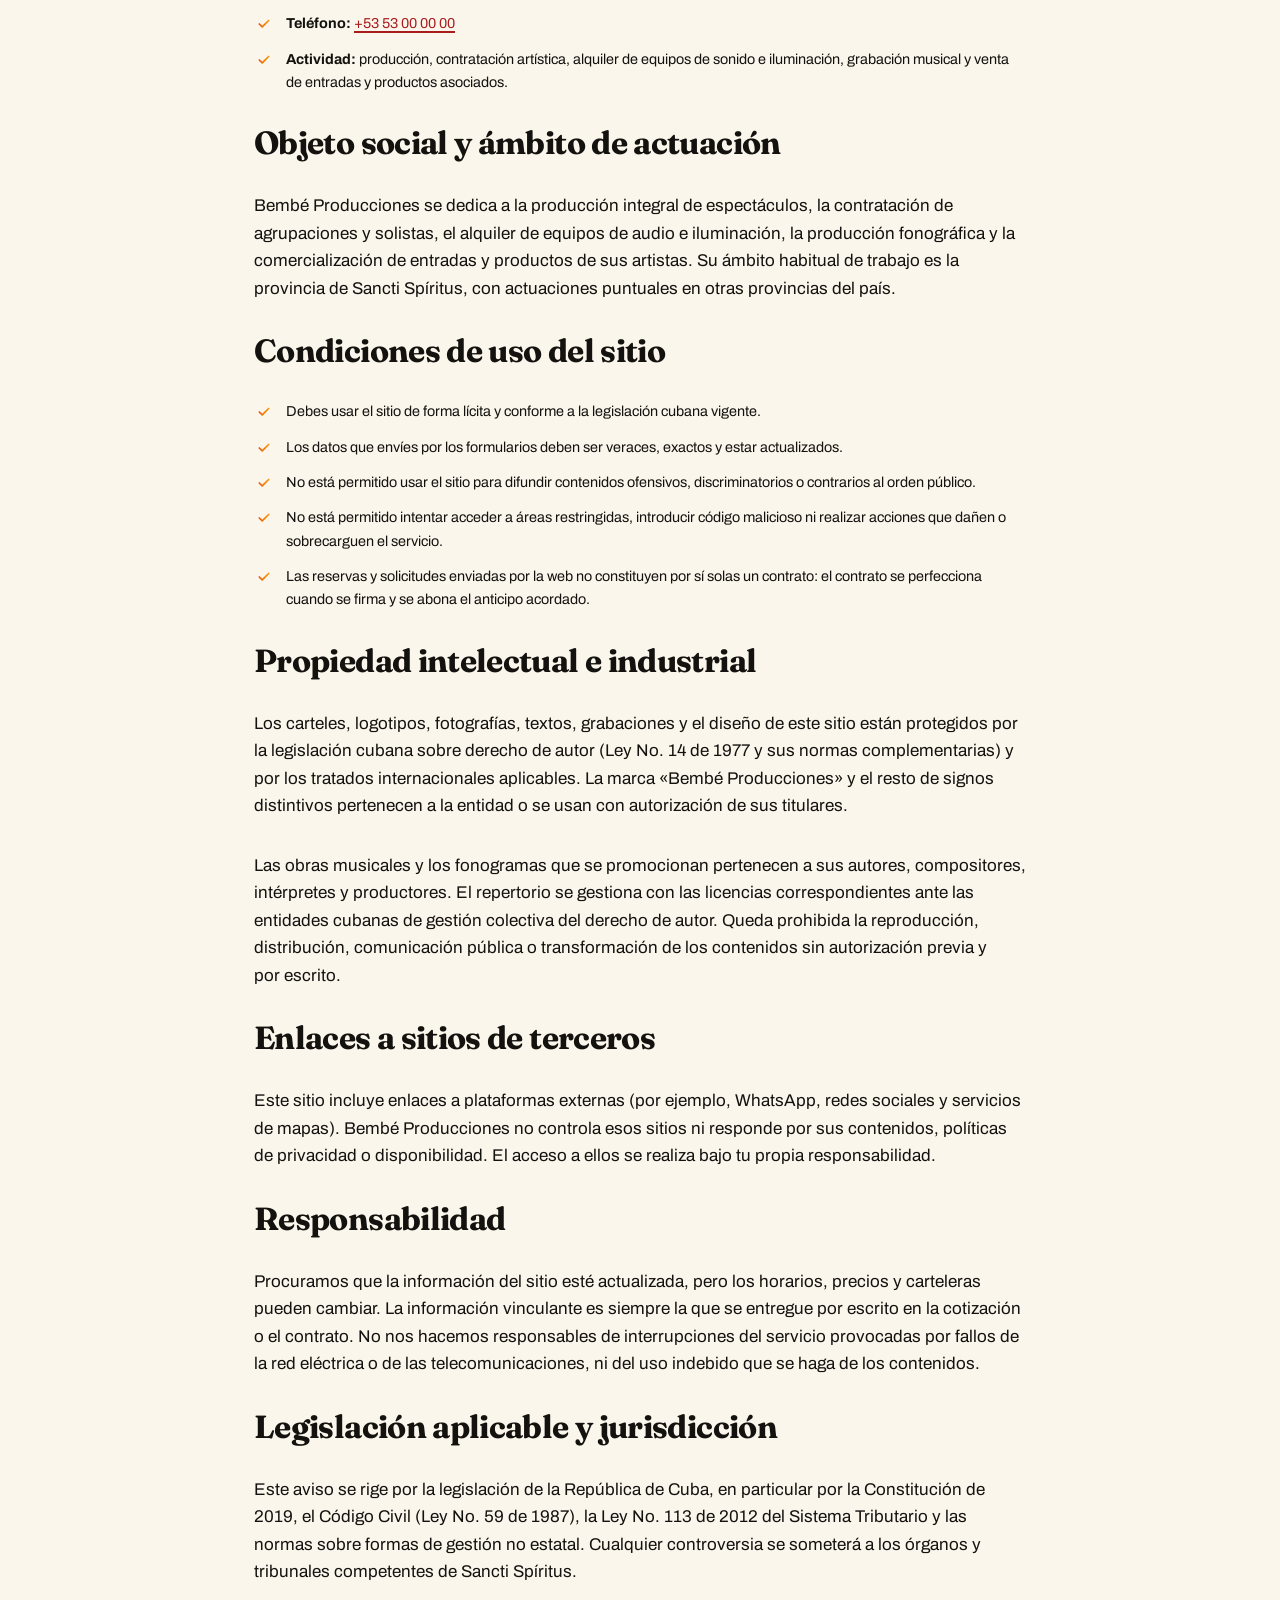
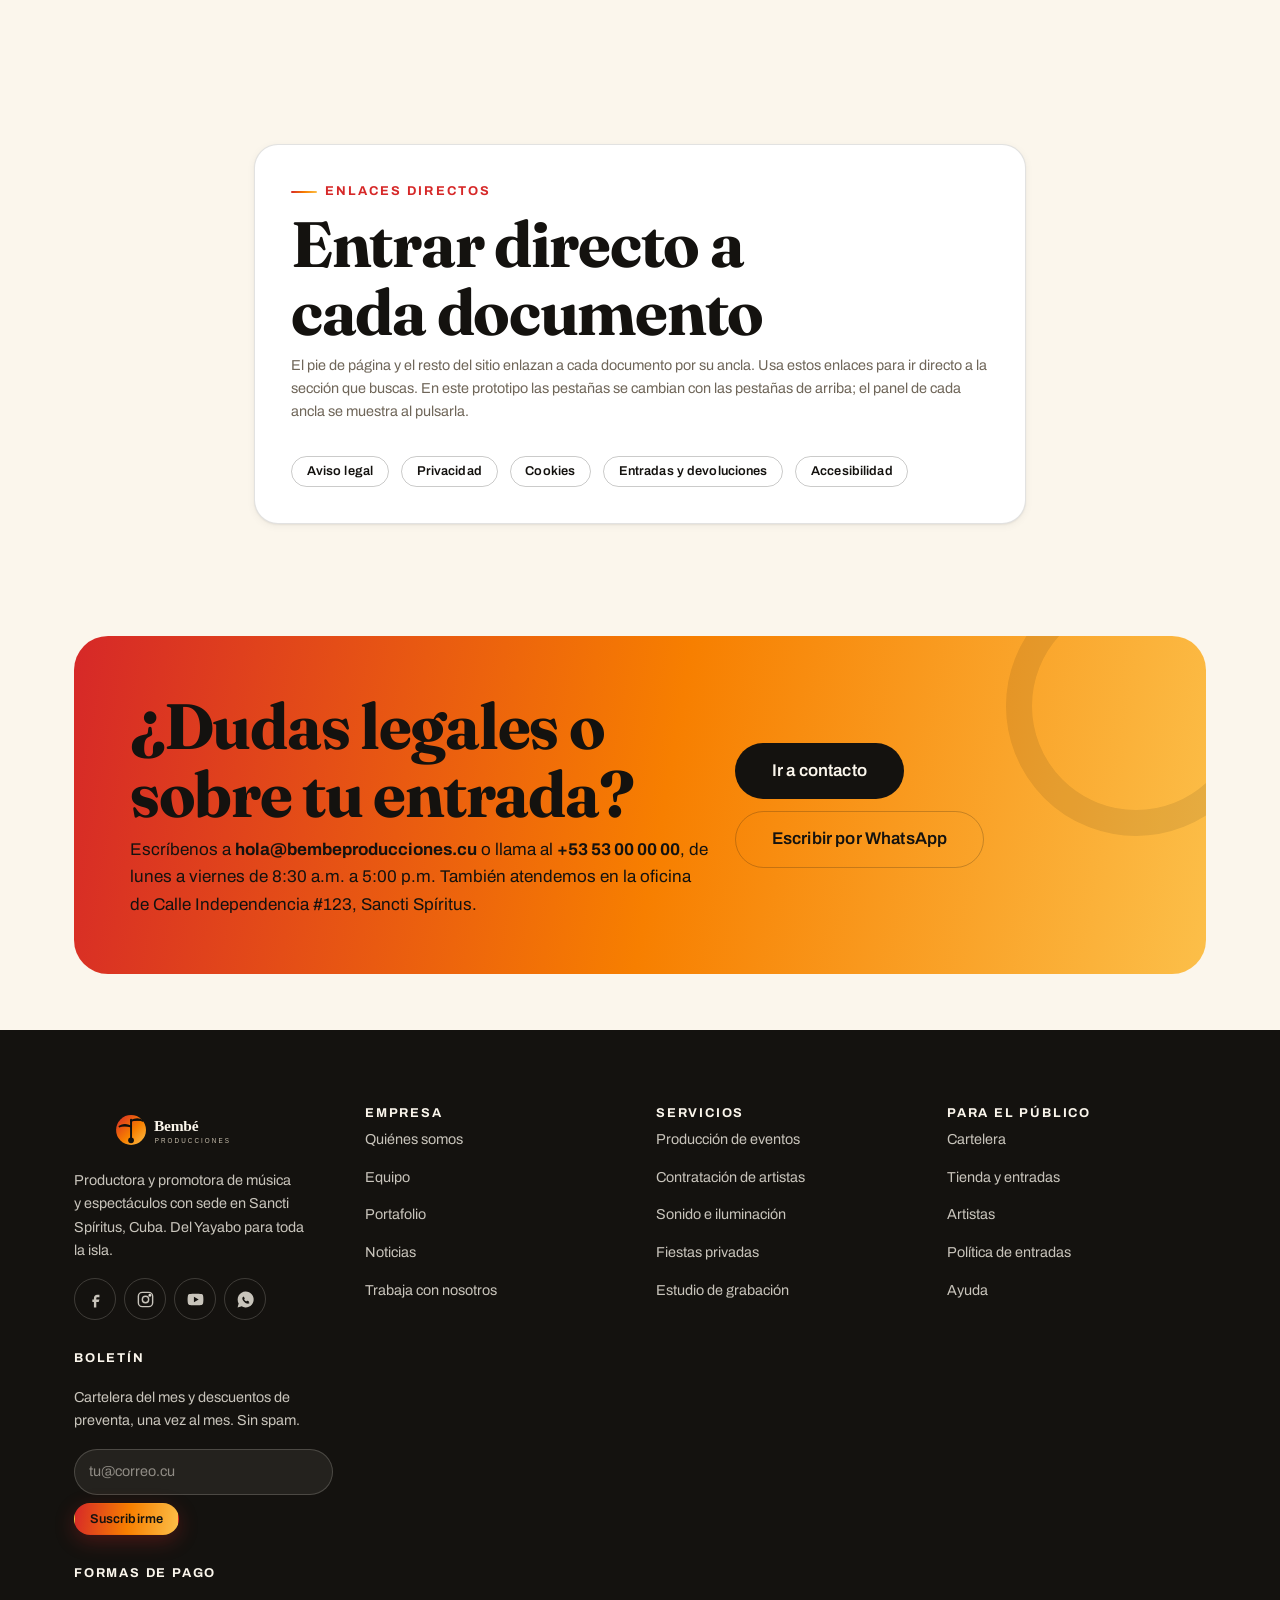
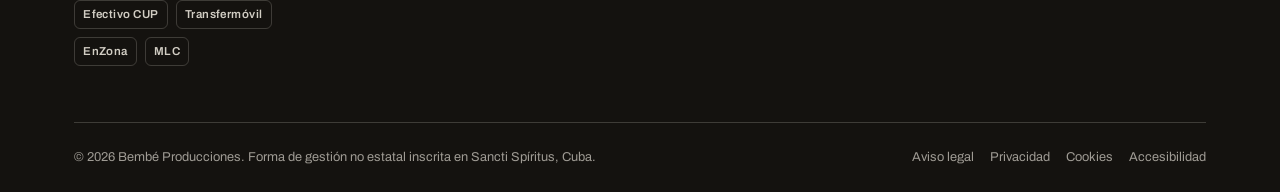
<file: legal.html>
<!DOCTYPE html>
<html lang="es-CU">
<head>
<meta charset="utf-8">
<script>document.documentElement.classList.add('js');</script>
<meta name="viewport" content="width=device-width, initial-scale=1">
<title>Información legal | Bembé Producciones</title>
<meta name="description" content="Aviso legal, política de privacidad, cookies, política de entradas y devoluciones y compromiso de accesibilidad de Bembé Producciones, Sancti Spíritus, Cuba.">
<meta name="theme-color" content="#14120f">
<meta name="author" content="Bembé Producciones">
<link rel="canonical" href="https://bembeproducciones.cu/legal.html">
<meta property="og:type" content="website">
<meta property="og:locale" content="es_CU">
<meta property="og:site_name" content="Bembé Producciones">
<meta property="og:title" content="Información legal | Bembé Producciones">
<meta property="og:description" content="Condiciones de uso, privacidad, cookies, política de entradas y devoluciones y accesibilidad del sitio de Bembé Producciones.">
<meta property="og:image" content="assets/img/poster-clave.svg">
<link rel="icon" href="assets/img/favicon.svg" type="image/svg+xml">
<link rel="apple-touch-icon" href="assets/img/favicon.svg">
<link rel="manifest" href="manifest.webmanifest">
<link rel="preconnect" href="https://fonts.googleapis.com">
<link rel="preconnect" href="https://fonts.gstatic.com" crossorigin>
<link href="https://fonts.googleapis.com/css2?family=Archivo:wght@400;500;600;700&family=Fraunces:ital,opsz,wght@0,9..144,400..900;1,9..144,400..700&family=IBM+Plex+Mono:wght@400;600&display=swap" rel="stylesheet">
<link rel="stylesheet" href="assets/css/styles.css">
<script type="application/ld+json">
{
  "@context": "https://schema.org",
  "@type": "LocalBusiness",
  "name": "Bembé Producciones",
  "description": "Productora y promotora de música y espectáculos en Sancti Spíritus, Cuba.",
  "url": "https://bembeproducciones.cu/",
  "telephone": "+53 53 00 00 00",
  "email": "hola@bembeproducciones.cu",
  "priceRange": "$$",
  "currenciesAccepted": "CUP, MLC",
  "paymentAccepted": "Efectivo, Transfermóvil, EnZona",
  "address": {
    "@type": "PostalAddress",
    "streetAddress": "Calle Independencia #123, e/ Máximo Gómez y Honorato",
    "addressLocality": "Sancti Spíritus",
    "addressRegion": "Sancti Spíritus",
    "postalCode": "60100",
    "addressCountry": "CU"
  },
  "geo": { "@type": "GeoCoordinates", "latitude": 21.9297, "longitude": -79.4425 },
  "areaServed": ["Sancti Spíritus", "Trinidad", "Ciego de Ávila", "Villa Clara"],
  "openingHoursSpecification": [{
    "@type": "OpeningHoursSpecification",
    "dayOfWeek": ["Monday","Tuesday","Wednesday","Thursday","Friday"],
    "opens": "08:30", "closes": "17:00"
  }]
}
</script>
</head>
<body>
<a class="skip-link" href="#main">Saltar al contenido principal</a>

<!-- ============================ BARRA SUPERIOR ============================ -->
<div class="topbar">
  <div class="container topbar__inner">
    <p class="topbar__aviso"><span class="punto punto--vivo" aria-hidden="true"></span> Taquilla abierta hoy hasta las 8:00 p.m.</p>
    <ul class="topbar__lista">
      <li><a href="tel:+5353000000">+53 53 00 00 00</a></li>
      <li><a href="https://wa.me/5353000000" target="_blank" rel="noopener">WhatsApp</a></li>
      <li><a href="mailto:hola@bembeproducciones.cu">hola@bembeproducciones.cu</a></li>
      <li class="topbar__idioma">
        <span aria-current="true">ES</span><span aria-hidden="true">/</span><a href="en/index.html" hreflang="en" lang="en">EN</a>
      </li>
    </ul>
  </div>
</div>

<!-- ================================ CABECERA ============================== -->
<header class="site-header">
  <div class="container site-header__inner">
    <a class="brand" href="index.html" aria-label="Bembé Producciones, ir al inicio">
      <img src="assets/img/logo-bembe.svg" alt="Bembé Producciones" width="320" height="80">
    </a>

    <button class="nav-toggle" type="button" aria-expanded="false" aria-controls="nav-principal" aria-label="Abrir menú de navegación">
      <span class="nav-toggle__barra" aria-hidden="true"></span>
      <span class="nav-toggle__barra" aria-hidden="true"></span>
      <span class="nav-toggle__barra" aria-hidden="true"></span>
    </button>

    <nav class="nav" id="nav-principal" aria-label="Navegación principal">
      <ul class="nav__lista">
        <li><a class="nav__enlace" href="index.html">Inicio</a></li>
        <li><a class="nav__enlace" href="servicios.html">Servicios</a></li>
        <li><a class="nav__enlace" href="artistas.html">Artistas</a></li>
        <li><a class="nav__enlace" href="eventos.html">Cartelera</a></li>
        <li><a class="nav__enlace" href="tienda.html">Tienda</a></li>
        <li><a class="nav__enlace" href="nosotros.html">Nosotros</a></li>
        <li><a class="nav__enlace" href="noticias.html">Noticias</a></li>
        <li><a class="nav__enlace" href="contacto.html">Contacto</a></li>
      </ul>
      <div class="nav__acciones">
        <a class="btn btn--primario btn--sm" href="contacto.html#cotizacion">Solicitar cotización</a>
      </div>
    </nav>
  </div>
</header>

<main id="main">

  <!-- =============================== PORTADA ============================== -->
  <section class="portada">
    <div class="container pila pila--amplia">
      <nav class="migas migas--claro" aria-label="Ruta de navegación">
        <ol class="migas">
          <li><a href="index.html">Inicio</a></li>
          <li aria-current="page">Legal</li>
        </ol>
      </nav>
      <div class="pila pila--ajustada">
        <span class="eyebrow eyebrow--claro">Transparencia</span>
        <h1>Información legal</h1>
        <p class="lead">Aquí explicamos quiénes somos, cómo tratamos los datos que nos dejas, qué cookies usamos, cómo funcionan las entradas y los reembolsos y qué hacemos para que este sitio sea usable por todas las personas.</p>
        <p class="texto-mini">Última actualización: 15 de enero de 2026.</p>
      </div>
    </div>
  </section>

  <!-- ============================== PESTAÑAS ============================= -->
  <section class="seccion" aria-labelledby="titulo-legal">
    <div class="container container--estrecho">
      <div class="cabecera-seccion">
        <span class="eyebrow">Documentos</span>
        <h2 id="titulo-legal">Consulta cada documento</h2>
        <p class="lead">Usa las pestañas para cambiar de sección. También puedes entrar directamente por el enlace de cada documento desde el pie de página o desde el bloque de enlaces directos al final.</p>
      </div>

      <div class="pestanas" role="tablist" aria-label="Documentos legales" data-pestanas>
        <button class="pestana" role="tab" aria-selected="true" aria-controls="panel-aviso" id="tab-aviso" type="button">Aviso legal</button>
        <button class="pestana" role="tab" aria-selected="false" aria-controls="panel-privacidad" id="tab-privacidad" type="button" tabindex="-1">Privacidad</button>
        <button class="pestana" role="tab" aria-selected="false" aria-controls="panel-cookies" id="tab-cookies" type="button" tabindex="-1">Cookies</button>
        <button class="pestana" role="tab" aria-selected="false" aria-controls="panel-entradas" id="tab-entradas" type="button" tabindex="-1">Entradas y devoluciones</button>
        <button class="pestana" role="tab" aria-selected="false" aria-controls="panel-accesibilidad" id="tab-accesibilidad" type="button" tabindex="-1">Accesibilidad</button>
      </div>

      <!-- ---------------------------- AVISO LEGAL ------------------------ -->
      <span id="aviso" aria-hidden="true"></span>
      <section class="panel" role="tabpanel" id="panel-aviso" aria-labelledby="tab-aviso">
        <div class="pila pila--amplia">
          <h2>Aviso legal</h2>
          <p>Este aviso regula el uso del sitio web de Bembé Producciones. Al navegar por él aceptas las condiciones que se describen a continuación. Si no estás de acuerdo con alguna, te pedimos que no utilices el sitio.</p>

          <h3>Identificación del titular</h3>
          <p>El sitio <span class="mono">bembeproducciones.cu</span> pertenece y es gestionado por:</p>
          <ul class="lista-ticks">
            <li><span><strong>Denominación:</strong> Bembé Producciones, forma de gestión no estatal dedicada a la producción y promoción de música y espectáculos.</span></li>
            <li><span><strong>NIT / código de contribuyente:</strong> 05300123456, inscrito en la Oficina Nacional de Administración Tributaria (ONAT) de Sancti Spíritus.</span></li>
            <li><span><strong>Domicilio social:</strong> Calle Independencia #123, e/ Máximo Gómez y Honorato, Sancti Spíritus 60100, Cuba.</span></li>
            <li><span><strong>Correo electrónico:</strong> <a class="enlace" href="mailto:hola@bembeproducciones.cu">hola@bembeproducciones.cu</a></span></li>
            <li><span><strong>Teléfono:</strong> <a class="enlace" href="tel:+5353000000">+53 53 00 00 00</a></span></li>
            <li><span><strong>Actividad:</strong> producción, contratación artística, alquiler de equipos de sonido e iluminación, grabación musical y venta de entradas y productos asociados.</span></li>
          </ul>

          <h3>Objeto social y ámbito de actuación</h3>
          <p>Bembé Producciones se dedica a la producción integral de espectáculos, la contratación de agrupaciones y solistas, el alquiler de equipos de audio e iluminación, la producción fonográfica y la comercialización de entradas y productos de sus artistas. Su ámbito habitual de trabajo es la provincia de Sancti Spíritus, con actuaciones puntuales en otras provincias del país.</p>

          <h3>Condiciones de uso del sitio</h3>
          <ul class="lista-ticks">
            <li><span>Debes usar el sitio de forma lícita y conforme a la legislación cubana vigente.</span></li>
            <li><span>Los datos que envíes por los formularios deben ser veraces, exactos y estar actualizados.</span></li>
            <li><span>No está permitido usar el sitio para difundir contenidos ofensivos, discriminatorios o contrarios al orden público.</span></li>
            <li><span>No está permitido intentar acceder a áreas restringidas, introducir código malicioso ni realizar acciones que dañen o sobrecarguen el servicio.</span></li>
            <li><span>Las reservas y solicitudes enviadas por la web no constituyen por sí solas un contrato: el contrato se perfecciona cuando se firma y se abona el anticipo acordado.</span></li>
          </ul>

          <h3>Propiedad intelectual e industrial</h3>
          <p>Los carteles, logotipos, fotografías, textos, grabaciones y el diseño de este sitio están protegidos por la legislación cubana sobre derecho de autor (Ley No. 14 de 1977 y sus normas complementarias) y por los tratados internacionales aplicables. La marca «Bembé Producciones» y el resto de signos distintivos pertenecen a la entidad o se usan con autorización de sus titulares.</p>
          <p>Las obras musicales y los fonogramas que se promocionan pertenecen a sus autores, compositores, intérpretes y productores. El repertorio se gestiona con las licencias correspondientes ante las entidades cubanas de gestión colectiva del derecho de autor. Queda prohibida la reproducción, distribución, comunicación pública o transformación de los contenidos sin autorización previa y por escrito.</p>

          <h3>Enlaces a sitios de terceros</h3>
          <p>Este sitio incluye enlaces a plataformas externas (por ejemplo, WhatsApp, redes sociales y servicios de mapas). Bembé Producciones no controla esos sitios ni responde por sus contenidos, políticas de privacidad o disponibilidad. El acceso a ellos se realiza bajo tu propia responsabilidad.</p>

          <h3>Responsabilidad</h3>
          <p>Procuramos que la información del sitio esté actualizada, pero los horarios, precios y carteleras pueden cambiar. La información vinculante es siempre la que se entregue por escrito en la cotización o el contrato. No nos hacemos responsables de interrupciones del servicio provocadas por fallos de la red eléctrica o de las telecomunicaciones, ni del uso indebido que se haga de los contenidos.</p>

          <h3>Legislación aplicable y jurisdicción</h3>
          <p>Este aviso se rige por la legislación de la República de Cuba, en particular por la Constitución de 2019, el Código Civil (Ley No. 59 de 1987), la Ley No. 113 de 2012 del Sistema Tributario y las normas sobre formas de gestión no estatal. Cualquier controversia se someterá a los órganos y tribunales competentes de Sancti Spíritus.</p>
        </div>
      </section>

      <!-- ---------------------------- PRIVACIDAD ------------------------- -->
      <span id="privacidad" aria-hidden="true"></span>
      <section class="panel" role="tabpanel" id="panel-privacidad" aria-labelledby="tab-privacidad" hidden>
        <div class="pila pila--amplia">
          <h2>Política de privacidad</h2>
          <p>Esta política explica qué datos personales recogemos cuando usas el sitio o contratas nuestros servicios, para qué los usamos y cómo puedes ejercer tus derechos.</p>

          <h3>Responsable del tratamiento</h3>
          <p>Bembé Producciones, con domicilio en Calle Independencia #123, e/ Máximo Gómez y Honorato, Sancti Spíritus 60100, Cuba. Para cualquier asunto relacionado con tus datos personales puedes escribir a <a class="enlace" href="mailto:hola@bembeproducciones.cu">hola@bembeproducciones.cu</a> o llamar al <a class="enlace" href="tel:+5353000000">+53 53 00 00 00</a>.</p>

          <h3>Datos que recogemos</h3>
          <ul class="lista-ticks">
            <li><span><strong>Datos de identificación y contacto:</strong> nombre y apellidos, teléfono o WhatsApp y correo electrónico.</span></li>
            <li><span><strong>Datos del evento:</strong> tipo de evento, fecha, provincia o municipio, número de invitados, servicios solicitados y presupuesto aproximado.</span></li>
            <li><span><strong>Contenido del mensaje:</strong> la información libre que decidas escribirnos en el formulario de cotización.</span></li>
            <li><span><strong>Datos de facturación:</strong> cuando contratas, los datos fiscales necesarios para emitir contrato y factura (entidad, NIT, dirección y persona de contacto).</span></li>
            <li><span><strong>Datos técnicos de navegación:</strong> dirección IP y datos agregados de uso del sitio, tratados de forma anónima.</span></li>
          </ul>

          <h3>Para qué usamos tus datos</h3>
          <ul class="lista-ticks">
            <li><span>Atender tu solicitud de cotización y ponernos en contacto contigo.</span></li>
            <li><span>Elaborar la propuesta de servicios, el contrato y la factura correspondiente.</span></li>
            <li><span>Coordinar el montaje, los permisos y la logística del espectáculo contratado.</span></li>
            <li><span>Enviarte la cartelera y las ofertas de preventa, solo si te has suscrito al boletín.</span></li>
            <li><span>Cumplir obligaciones legales de tipo fiscal, contable y administrativo.</span></li>
          </ul>

          <h3>Base legal</h3>
          <p>Tratamos tus datos sobre la base de tu consentimiento, que otorgas al marcar la casilla de aceptación y enviar el formulario; de la ejecución del contrato o de las gestiones previas que solicitas; y del cumplimiento de las obligaciones legales de la entidad. Este tratamiento se enmarca en el derecho a la intimidad y a la protección de los datos personales reconocido en el artículo 49 de la Constitución de la República de Cuba, y en las normas civiles y administrativas aplicables.</p>

          <h3>Conservación de los datos</h3>
          <p>Los datos de las solicitudes de cotización que no llegan a convertirse en contrato se conservan durante un año natural. Si contratas, los datos asociados al contrato y a la factura se conservan durante el plazo exigido por la legislación fiscal y contable cubana. Los datos del boletín se conservan hasta que solicites la baja.</p>

          <h3>Comunicación de datos a terceros</h3>
          <p>No cedemos ni vendemos tus datos personales a terceros. Solo se comunican cuando existe una obligación legal (por ejemplo, a requerimiento de la ONAT, del Ministerio de Cultura o de las autoridades competentes) o cuando sea imprescindible para prestar el servicio contratado, en cuyo caso se informa previamente y se limita el acceso a lo estrictamente necesario. No realizamos transferencias internacionales de datos salvo las derivadas del uso de plataformas de mensajería que tú mismo eliges utilizar.</p>

          <h3>Tus derechos y cómo ejercerlos</h3>
          <p>Puedes ejercer los siguientes derechos sobre tus datos personales:</p>
          <ul class="lista-ticks">
            <li><span><strong>Acceso:</strong> saber qué datos tuyos tratamos y obtener una copia.</span></li>
            <li><span><strong>Rectificación:</strong> corregir datos inexactos o incompletos.</span></li>
            <li><span><strong>Cancelación:</strong> pedir la supresión de tus datos cuando ya no sean necesarios.</span></li>
            <li><span><strong>Oposición:</strong> oponerte al tratamiento, incluido el envío de comunicaciones comerciales.</span></li>
          </ul>
          <p>Para ejercerlos, escríbenos a <a class="enlace" href="mailto:hola@bembeproducciones.cu">hola@bembeproducciones.cu</a> indicando en el asunto «Datos personales», tu nombre completo y el derecho que deseas ejercer. También puedes presentar la solicitud en nuestra oficina de lunes a viernes, de 8:30 a.m. a 5:00 p.m. Respondemos en un plazo máximo de 30 días naturales.</p>

          <h3>Medidas de seguridad</h3>
          <p>Aplicamos medidas técnicas y organizativas para proteger tus datos: acceso restringido al personal autorizado, contraseñas individuales y equipos con protección antivirus, copias de respaldo periódicas, destrucción segura de la documentación en papel que ya no se necesita y compromiso de confidencialidad de todo el personal y los colaboradores.</p>

          <h3>Menores de edad</h3>
          <p>Los formularios de este sitio están dirigidos a personas mayores de 18 años. Si eres menor, pide a tu madre, padre o tutor legal que haga la solicitud por ti. No recogemos conscientemente datos de menores sin autorización de quien ejerce la patria potestad; si detectamos un caso así, eliminaremos la información.</p>
        </div>
      </section>

      <!-- ------------------------------ COOKIES -------------------------- -->
      <span id="cookies" aria-hidden="true"></span>
      <section class="panel" role="tabpanel" id="panel-cookies" aria-labelledby="tab-cookies" hidden>
        <div class="pila pila--amplia">
          <h2>Política de cookies</h2>

          <h3>Qué son las cookies</h3>
          <p>Las cookies son pequeños archivos que el navegador guarda en tu dispositivo cuando visitas un sitio web. Sirven para recordar tus preferencias, mantener la sesión activa y obtener estadísticas de uso. También se usan tecnologías similares, como el almacenamiento local del navegador.</p>

          <h3>Cookies que usamos</h3>
          <ul class="lista-ticks">
            <li><span><strong>Técnicas o necesarias:</strong> imprescindibles para que el sitio funcione (por ejemplo, recordar el estado del menú de navegación o si ya cerraste un aviso). No requieren consentimiento.</span></li>
            <li><span><strong>De preferencias:</strong> guardan ajustes como el idioma elegido (ES/EN) o el tamaño de la fuente en la versión de impresión de las entradas.</span></li>
            <li><span><strong>De medición anónima:</strong> nos permiten contar visitas y páginas más vistas de forma agregada y sin identificarte. Si se activa una herramienta de analítica, se configura con la anonimización de la dirección IP.</span></li>
            <li><span><strong>De funcionamiento sin conexión:</strong> el sitio puede guardar en caché páginas y carteles para que puedas consultarlos aunque se interrumpa la conexión.</span></li>
          </ul>

          <h3>Cookies de terceros y publicidad</h3>
          <p>No utilizamos cookies publicitarias ni de perfilado de terceros. Algunos contenidos incrustados (mapas, reproductores de audio o vídeo y botones de redes sociales) pueden instalar sus propias cookies cuando interactúas con ellos; en ese caso se rigen por las políticas de esos proveedores, sobre las que no tenemos control. Cuando se sustituya el bloque de mapa de referencia por un mapa interactivo, se avisará en esta política.</p>

          <h3>Cómo desactivar las cookies</h3>
          <p>Puedes borrar o bloquear las cookies desde la configuración de tu navegador. Estos son los caminos habituales:</p>
          <ul class="lista-ticks">
            <li><span><strong>Google Chrome:</strong> Configuración › Privacidad y seguridad › Cookies y otros datos de sitios.</span></li>
            <li><span><strong>Mozilla Firefox:</strong> Ajustes › Privacidad y seguridad › Cookies y datos del sitio.</span></li>
            <li><span><strong>Microsoft Edge:</strong> Configuración › Cookies y permisos del sitio › Cookies y datos del sitio.</span></li>
            <li><span><strong>Safari:</strong> Preferencias › Privacidad › Gestionar datos de sitios web.</span></li>
          </ul>
          <p>Si bloqueas todas las cookies, algunas funciones del sitio (como el menú móvil o el boletín) pueden no comportarse como esperas.</p>

          <h3>Cambios en esta política</h3>
          <p>Si incorporamos nuevas cookies o herramientas de medición, actualizaremos esta página y cambiaremos la fecha de última actualización que aparece al principio del documento.</p>
        </div>
      </section>

      <!-- ------------------------ ENTRADAS Y DEVOLUCIONES ---------------- -->
      <span id="entradas" aria-hidden="true"></span>
      <section class="panel" role="tabpanel" id="panel-entradas" aria-labelledby="tab-entradas" hidden>
        <div class="pila pila--amplia">
          <h2>Política de entradas y devoluciones</h2>
          <p>Estas condiciones se aplican a todas las entradas y reservas de espectáculos producidos o comercializados por Bembé Producciones.</p>

          <h3>Compra en taquilla y por reserva</h3>
          <ul class="lista-ticks">
            <li><span>Las entradas se venden en la taquilla del Teatro Principal, abierta los días de espectáculo desde las 4:00 p.m., y en nuestra oficina en horario laboral.</span></li>
            <li><span>También puedes reservar por WhatsApp al <a class="enlace" href="https://wa.me/5353000000" target="_blank" rel="noopener">+53 53 00 00 00</a>. La reserva se mantiene hasta 30 minutos antes de la función; después de ese plazo se libera para la venta en puerta.</span></li>
            <li><span>La entrada se entrega en papel o, cuando el local lo permite, en formato digital con código de control en la puerta.</span></li>
          </ul>

          <h3>Precios y formas de pago</h3>
          <p>Los precios se expresan en pesos cubanos (CUP) e incluyen los impuestos aplicables. Aceptamos efectivo en CUP, transferencia por Transfermóvil, pago por EnZona y, para clientes extranjeros, agencias de viaje y empresas con cuenta en divisa, pago en MLC. Los precios publicados pueden variar por función, localidad y fecha; el precio válido es el que aparece en el cartel de la función o en la confirmación de tu reserva.</p>

          <h3>Aforo limitado</h3>
          <p>Todos nuestros espectáculos tienen aforo limitado por razones de seguridad y de protección contra incendios, según la capacidad autorizada de cada local. Cuando se agota el aforo se anuncia en la cartelera y en las redes sociales. No se venden entradas por encima de la capacidad autorizada.</p>

          <h3>Entrada personal e intransferible</h3>
          <p>Cada entrada es personal e intransferible y corresponde a la función, la fecha, la hora y la localidad indicadas. No se admiten entradas rotas, manipuladas, fotocopiadas ni con el código de control alterado. La reventa por encima del precio oficial está prohibida y da lugar a la anulación de la entrada sin devolución del importe.</p>

          <h3>Menores de edad</h3>
          <p>Los menores de 18 años solo acceden a los espectáculos acompañados por una persona adulta responsable. En los espectáculos infantiles y familiares, los menores de 5 años no pagan entrada siempre que ocupen el mismo asiento que su acompañante. Los espectáculos con venta de bebidas alcohólicas o contenido no apto para menores se señalizan como tales y restringen el acceso.</p>

          <h3>Resumen de cambios y devoluciones</h3>
          <div class="tabla-envoltura">
            <table class="tabla">
              <caption>Condiciones de cambio de fecha y devolución según el tipo de entrada</caption>
              <thead>
                <tr>
                  <th scope="col">Tipo de entrada</th>
                  <th scope="col">Cambio de fecha</th>
                  <th scope="col">Devolución</th>
                </tr>
              </thead>
              <tbody>
                <tr>
                  <td data-etiqueta="Tipo">Entrada general</td>
                  <td>Permitido hasta 48 horas antes, por una sola vez y según disponibilidad.</td>
                  <td>Solo si se cancela el espectáculo: importe íntegro en 7 días hábiles.</td>
                </tr>
                <tr>
                  <td data-etiqueta="Tipo">Platea o localidad numerada</td>
                  <td>Permitido hasta 72 horas antes, sujeto a que quede asiento libre.</td>
                  <td>Íntegra si se cancela o se reprograma sin acuerdo con el público.</td>
                </tr>
                <tr>
                  <td data-etiqueta="Tipo">Entrada infantil o familiar</td>
                  <td>Se cambia sin costo presentando la entrada original, hasta el día anterior.</td>
                  <td>Íntegra si se suspende la función; no hay devolución por inasistencia.</td>
                </tr>
                <tr>
                  <td data-etiqueta="Tipo">Bono de temporada (5 espectáculos)</td>
                  <td>Se reprograman las funciones pendientes según la nueva cartelera.</td>
                  <td>Proporcional a las funciones no disfrutadas si se cancela la temporada.</td>
                </tr>
                <tr>
                  <td data-etiqueta="Tipo">Invitación o cortesía</td>
                  <td>No procede cambio de fecha.</td>
                  <td>Sin devolución: no tiene importe asociado.</td>
                </tr>
              </tbody>
            </table>
          </div>

          <h3>Cancelación o reprogramación del espectáculo</h3>
          <ul class="lista-ticks">
            <li><span>Si Bembé Producciones cancela la función, se devuelve el importe íntegro de las entradas dentro de los 7 días hábiles siguientes al anuncio.</span></li>
            <li><span>La devolución se hace por la misma vía de pago utilizada: efectivo en taquilla, transferencia a la cuenta del comprador o reverso por Transfermóvil y EnZona.</span></li>
            <li><span>Si la función se reprograma para una fecha distinta, puedes conservar la entrada para la nueva fecha o pedir la devolución íntegra dentro de los 15 días naturales posteriores al anuncio.</span></li>
            <li><span>Los gastos de transportación o alojamiento en que haya incurrido el público no son reclamables a la empresa.</span></li>
          </ul>

          <h3>Suspensión por causas meteorológicas o fuerza mayor</h3>
          <p>Los espectáculos al aire libre pueden suspenderse por lluvia intensa, tormenta eléctrica, aviso ciclónico, fallo general del suministro eléctrico o cualquier otra causa de fuerza mayor. En ese caso se anunciará de inmediato en la taquilla, en las redes sociales y por WhatsApp a quienes hayan reservado. Si la suspensión ocurre antes del inicio, la entrada se cambia por la nueva fecha o se devuelve íntegramente. Si el espectáculo se suspende una vez comenzado y ya ha transcurrido más de la mitad del programa, no procede devolución.</p>

          <h3>Derecho de admisión</h3>
          <p>La empresa se reserva el derecho de admisión en los casos previstos por la ley: personas en estado de embriaguez, quienes porten armas u objetos peligrosos, quienes alteren el orden o causen molestias al público y quienes incumplan las indicaciones del personal de sala. La negativa de acceso por estas causas no genera derecho a devolución.</p>

          <h3>Grabación y fotografía</h3>
          <p>Está prohibida la grabación profesional de audio o vídeo del espectáculo sin autorización previa y por escrito de Bembé Producciones y del artista. El público puede tomar fotos y grabar fragmentos cortos para uso personal y redes sociales, siempre que no dificulte la visibilidad de otras personas ni utilice equipos con trípode, flashes potentes o pértigas. La empresa puede solicitar la retirada de los equipos que incumplan esta norma.</p>
        </div>
      </section>

      <!-- --------------------------- ACCESIBILIDAD ----------------------- -->
      <span id="accesibilidad" aria-hidden="true"></span>
      <section class="panel" role="tabpanel" id="panel-accesibilidad" aria-labelledby="tab-accesibilidad" hidden>
        <div class="pila pila--amplia">
          <h2>Compromiso de accesibilidad</h2>
          <p>Bembé Producciones quiere que todo el mundo pueda consultar su cartelera, comprar una entrada y contratar un espectáculo, incluidas las personas con discapacidad visual, auditiva, motora o cognitiva, y las personas mayores.</p>

          <h3>Nuestro compromiso</h3>
          <p>Trabajamos para que este sitio cumpla el nivel AA de las Pautas de Accesibilidad para el Contenido Web, WCAG 2.1 del W3C. La accesibilidad se revisa en cada actualización de la cartelera y de la tienda.</p>

          <h3>Medidas aplicadas</h3>
          <ul class="lista-ticks">
            <li><span>Contraste de color suficiente entre texto y fondo, y tamaños de letra escalables hasta el 200 % sin pérdida de contenido.</span></li>
            <li><span>Navegación completa por teclado, con foco visible y un enlace «Saltar al contenido principal» al inicio de cada página.</span></li>
            <li><span>Estructura semántica con encabezados jerárquicos, listas correctas y regiones identificadas para lectores de pantalla.</span></li>
            <li><span>Textos alternativos descriptivos en carteles, retratos y fotografías de espectáculos.</span></li>
            <li><span>Formularios con etiquetas asociadas, campos obligatorios señalizados y mensajes de error y confirmación anunciados como estado.</span></li>
            <li><span>Pestañas y acordeones manejables con teclado, con los atributos ARIA correspondientes.</span></li>
            <li><span>Respeto por la preferencia del sistema de reducir el movimiento: las animaciones y los desplazamientos se desactivan.</span></li>
            <li><span>Lenguaje claro, frases cortas y cifras con separadores de miles para facilitar la lectura.</span></li>
          </ul>

          <h3>Limitaciones conocidas</h3>
          <ul class="lista-ticks">
            <li><span>Los vídeos y audios promocionales aún no tienen subtítulos ni transcripción; estamos trabajando en incorporarlos.</span></li>
            <li><span>El bloque de mapa actual es una imagen de referencia y no ofrece información navegable; se sustituirá por un mapa interactivo con alternativa textual.</span></li>
            <li><span>Algunos carteles en formato de imagen incluyen texto integrado; procuramos repetir siempre esa información en texto en la propia página.</span></li>
          </ul>

          <h3>Cómo reportar una barrera de accesibilidad</h3>
          <p>Si encuentras una dificultad para usar el sitio, escríbenos a <a class="enlace" href="mailto:hola@bembeproducciones.cu">hola@bembeproducciones.cu</a> con el asunto «Accesibilidad», o llámanos al <a class="enlace" href="tel:+5353000000">+53 53 00 00 00</a>. Cuéntanos qué página usabas, qué querías hacer y qué te lo impidió. Respondemos en un plazo máximo de 10 días laborables y, cuando la barrera afecte a la compra de una entrada, ofrecemos atención personalizada por teléfono o WhatsApp para completarla.</p>
        </div>
      </section>
    </div>
  </section>

  <!-- ======================= ENLACES DIRECTOS A ANCLAS =================== -->
  <section class="seccion seccion--compacta" aria-labelledby="titulo-enlaces-legales">
    <div class="container container--estrecho">
      <div class="superficie">
        <div class="pila pila--amplia">
          <div class="pila pila--ajustada">
            <span class="eyebrow">Enlaces directos</span>
            <h2 id="titulo-enlaces-legales">Entrar directo a cada documento</h2>
            <p class="texto-suave texto-pequeno">El pie de página y el resto del sitio enlazan a cada documento por su ancla. Usa estos enlaces para ir directo a la sección que buscas. En este prototipo las pestañas se cambian con las pestañas de arriba; el panel de cada ancla se muestra al pulsarla.</p>
          </div>
          <div class="grupo-botones">
            <a class="btn btn--contorno btn--sm" href="legal.html#aviso">Aviso legal</a>
            <a class="btn btn--contorno btn--sm" href="legal.html#privacidad">Privacidad</a>
            <a class="btn btn--contorno btn--sm" href="legal.html#cookies">Cookies</a>
            <a class="btn btn--contorno btn--sm" href="legal.html#entradas">Entradas y devoluciones</a>
            <a class="btn btn--contorno btn--sm" href="legal.html#accesibilidad">Accesibilidad</a>
          </div>
        </div>
      </div>
    </div>
  </section>

  <!-- ================================= CTA =============================== -->
  <section class="seccion seccion--compacta">
    <div class="container">
      <div class="banda-cta revelar">
        <div class="pila pila--ajustada">
          <h2>¿Dudas legales o sobre tu entrada?</h2>
          <p>Escríbenos a <strong>hola@bembeproducciones.cu</strong> o llama al <strong>+53 53 00 00 00</strong>, de lunes a viernes de 8:30 a.m. a 5:00 p.m. También atendemos en la oficina de Calle Independencia #123, Sancti Spíritus.</p>
        </div>
        <div class="grupo-botones">
          <a class="btn btn--oscuro btn--lg" href="contacto.html">Ir a contacto</a>
          <a class="btn btn--contorno btn--lg" href="https://wa.me/5353000000" target="_blank" rel="noopener">Escribir por WhatsApp</a>
        </div>
      </div>
    </div>
  </section>

</main>

<!-- ================================= PIE ================================= -->
<footer class="site-footer">
  <div class="container">
    <div class="site-footer__rejilla">

      <div class="site-footer__marca">
        <img src="assets/img/logo-bembe-claro.svg" alt="Bembé Producciones" width="320" height="80">
        <p>Productora y promotora de música y espectáculos con sede en Sancti Spíritus, Cuba. Del Yayabo para toda la isla.</p>
        <div class="redes">
          <a href="https://facebook.com/" target="_blank" rel="noopener" aria-label="Facebook de Bembé Producciones">
            <svg viewBox="0 0 24 24" fill="currentColor" aria-hidden="true"><path d="M14 9h3V6h-3c-2.2 0-4 1.8-4 4v2H8v3h2v7h3v-7h3l1-3h-4v-2c0-.6.4-1 1-1Z"/></svg>
          </a>
          <a href="https://instagram.com/" target="_blank" rel="noopener" aria-label="Instagram de Bembé Producciones">
            <svg viewBox="0 0 24 24" fill="none" stroke="currentColor" stroke-width="1.8" aria-hidden="true"><rect x="3" y="3" width="18" height="18" rx="5"/><circle cx="12" cy="12" r="4"/><circle cx="17.5" cy="6.5" r="1" fill="currentColor"/></svg>
          </a>
          <a href="https://youtube.com/" target="_blank" rel="noopener" aria-label="YouTube de Bembé Producciones">
            <svg viewBox="0 0 24 24" fill="currentColor" aria-hidden="true"><path d="M21.6 7.2c-.2-1-1-1.8-2-2C17.8 4.8 12 4.8 12 4.8s-5.8 0-7.6.4c-1 .2-1.8 1-2 2C2 9 2 12 2 12s0 3 .4 4.8c.2 1 1 1.8 2 2 1.8.4 7.6.4 7.6.4s5.8 0 7.6-.4c1-.2 1.8-1 2-2 .4-1.8.4-4.8.4-4.8s0-3-.4-4.8ZM10 15.5v-7l6 3.5-6 3.5Z"/></svg>
          </a>
          <a href="https://wa.me/5353000000" target="_blank" rel="noopener" aria-label="WhatsApp de Bembé Producciones">
            <svg viewBox="0 0 24 24" fill="currentColor" aria-hidden="true"><path d="M12 2a10 10 0 0 0-8.6 15L2 22l5.2-1.4A10 10 0 1 0 12 2Zm5.3 14.1c-.2.6-1.3 1.2-1.8 1.2-.5.1-1 .1-1.7-.1-1.6-.5-3.6-2-4.9-4-.6-1-.9-1.9-.9-2.6 0-.7.4-1.4.7-1.7.2-.2.4-.3.6-.3h.5c.2 0 .4 0 .5.4l.7 1.6c.1.2 0 .4-.1.5l-.4.5c-.1.2-.2.3 0 .6.5.8 1.5 1.7 2.3 2.1.2.1.4.1.5 0l.6-.7c.2-.2.3-.2.5-.1l1.6.8c.3.2.3.3.3.5 0 .2 0 .8-.2 1.3Z"/></svg>
          </a>
        </div>
      </div>

      <nav aria-labelledby="pie-empresa">
        <h3 class="site-footer__titulo" id="pie-empresa">Empresa</h3>
        <ul class="site-footer__lista">
          <li><a href="nosotros.html">Quiénes somos</a></li>
          <li><a href="nosotros.html#equipo">Equipo</a></li>
          <li><a href="nosotros.html#portafolio">Portafolio</a></li>
          <li><a href="noticias.html">Noticias</a></li>
          <li><a href="contacto.html#trabaja">Trabaja con nosotros</a></li>
        </ul>
      </nav>

      <nav aria-labelledby="pie-servicios">
        <h3 class="site-footer__titulo" id="pie-servicios">Servicios</h3>
        <ul class="site-footer__lista">
          <li><a href="servicios.html#produccion">Producción de eventos</a></li>
          <li><a href="servicios.html#booking">Contratación de artistas</a></li>
          <li><a href="servicios.html#equipos">Sonido e iluminación</a></li>
          <li><a href="servicios.html#privados">Fiestas privadas</a></li>
          <li><a href="servicios.html#estudio">Estudio de grabación</a></li>
        </ul>
      </nav>

      <nav aria-labelledby="pie-publico">
        <h3 class="site-footer__titulo" id="pie-publico">Para el público</h3>
        <ul class="site-footer__lista">
          <li><a href="eventos.html">Cartelera</a></li>
          <li><a href="tienda.html">Tienda y entradas</a></li>
          <li><a href="artistas.html">Artistas</a></li>
          <li><a href="legal.html#entradas">Política de entradas</a></li>
          <li><a href="contacto.html#faq">Ayuda</a></li>
        </ul>
      </nav>

      <div class="pila">
        <h3 class="site-footer__titulo">Boletín</h3>
        <p class="texto-pequeno">Cartelera del mes y descuentos de preventa, una vez al mes. Sin spam.</p>
        <form class="boletin" data-formulario>
          <label class="sr-only" for="boletin-correo">Correo electrónico</label>
          <input id="boletin-correo" name="correo" type="email" required placeholder="tu@correo.cu" autocomplete="email">
          <button class="btn btn--primario btn--sm" type="submit">Suscribirme</button>
          <p class="texto-mini" data-respuesta hidden></p>
        </form>
        <div class="pila pila--ajustado mt-4">
          <h4 class="site-footer__titulo">Formas de pago</h4>
          <div class="pagos">
            <span>Efectivo CUP</span><span>Transfermóvil</span><span>EnZona</span><span>MLC</span>
          </div>
        </div>
      </div>

    </div>

    <div class="site-footer__legal">
      <p>© <span id="anio-actual">2026</span> Bembé Producciones. Forma de gestión no estatal inscrita en Sancti Spíritus, Cuba.</p>
      <nav aria-label="Enlaces legales">
        <a href="legal.html#aviso">Aviso legal</a>
        <a href="legal.html#privacidad">Privacidad</a>
        <a href="legal.html#cookies">Cookies</a>
        <a href="legal.html#accesibilidad">Accesibilidad</a>
      </nav>
    </div>
  </div>
</footer>

<!-- ============================== FLOTANTES ============================== -->
<div class="fab-grupo">
  <a class="fab fab--wa" href="https://wa.me/5353000000" target="_blank" rel="noopener" aria-label="Escribir por WhatsApp">
    <svg viewBox="0 0 24 24" fill="currentColor" aria-hidden="true"><path d="M12 2a10 10 0 0 0-8.6 15L2 22l5.2-1.4A10 10 0 1 0 12 2Zm5.3 14.1c-.2.6-1.3 1.2-1.8 1.2-.5.1-1 .1-1.7-.1-1.6-.5-3.6-2-4.9-4-.6-1-.9-1.9-.9-2.6 0-.7.4-1.4.7-1.7.2-.2.4-.3.6-.3h.5c.2 0 .4 0 .5.4l.7 1.6c.1.2 0 .4-.1.5l-.4.5c-.1.2-.2.3 0 .6.5.8 1.5 1.7 2.3 2.1.2.1.4.1.5 0l.6-.7c.2-.2.3-.2.5-.1l1.6.8c.3.2.3.3.3.5 0 .2 0 .8-.2 1.3Z"/></svg>
  </a>
  <button class="fab fab--arriba" type="button" aria-label="Volver arriba">
    <svg viewBox="0 0 24 24" fill="none" stroke="currentColor" stroke-width="2" stroke-linecap="round" aria-hidden="true"><path d="M12 19V5M5 12l7-7 7 7"/></svg>
  </button>
</div>

<script src="assets/js/main.js" defer></script>
</body>
</html>
</file>
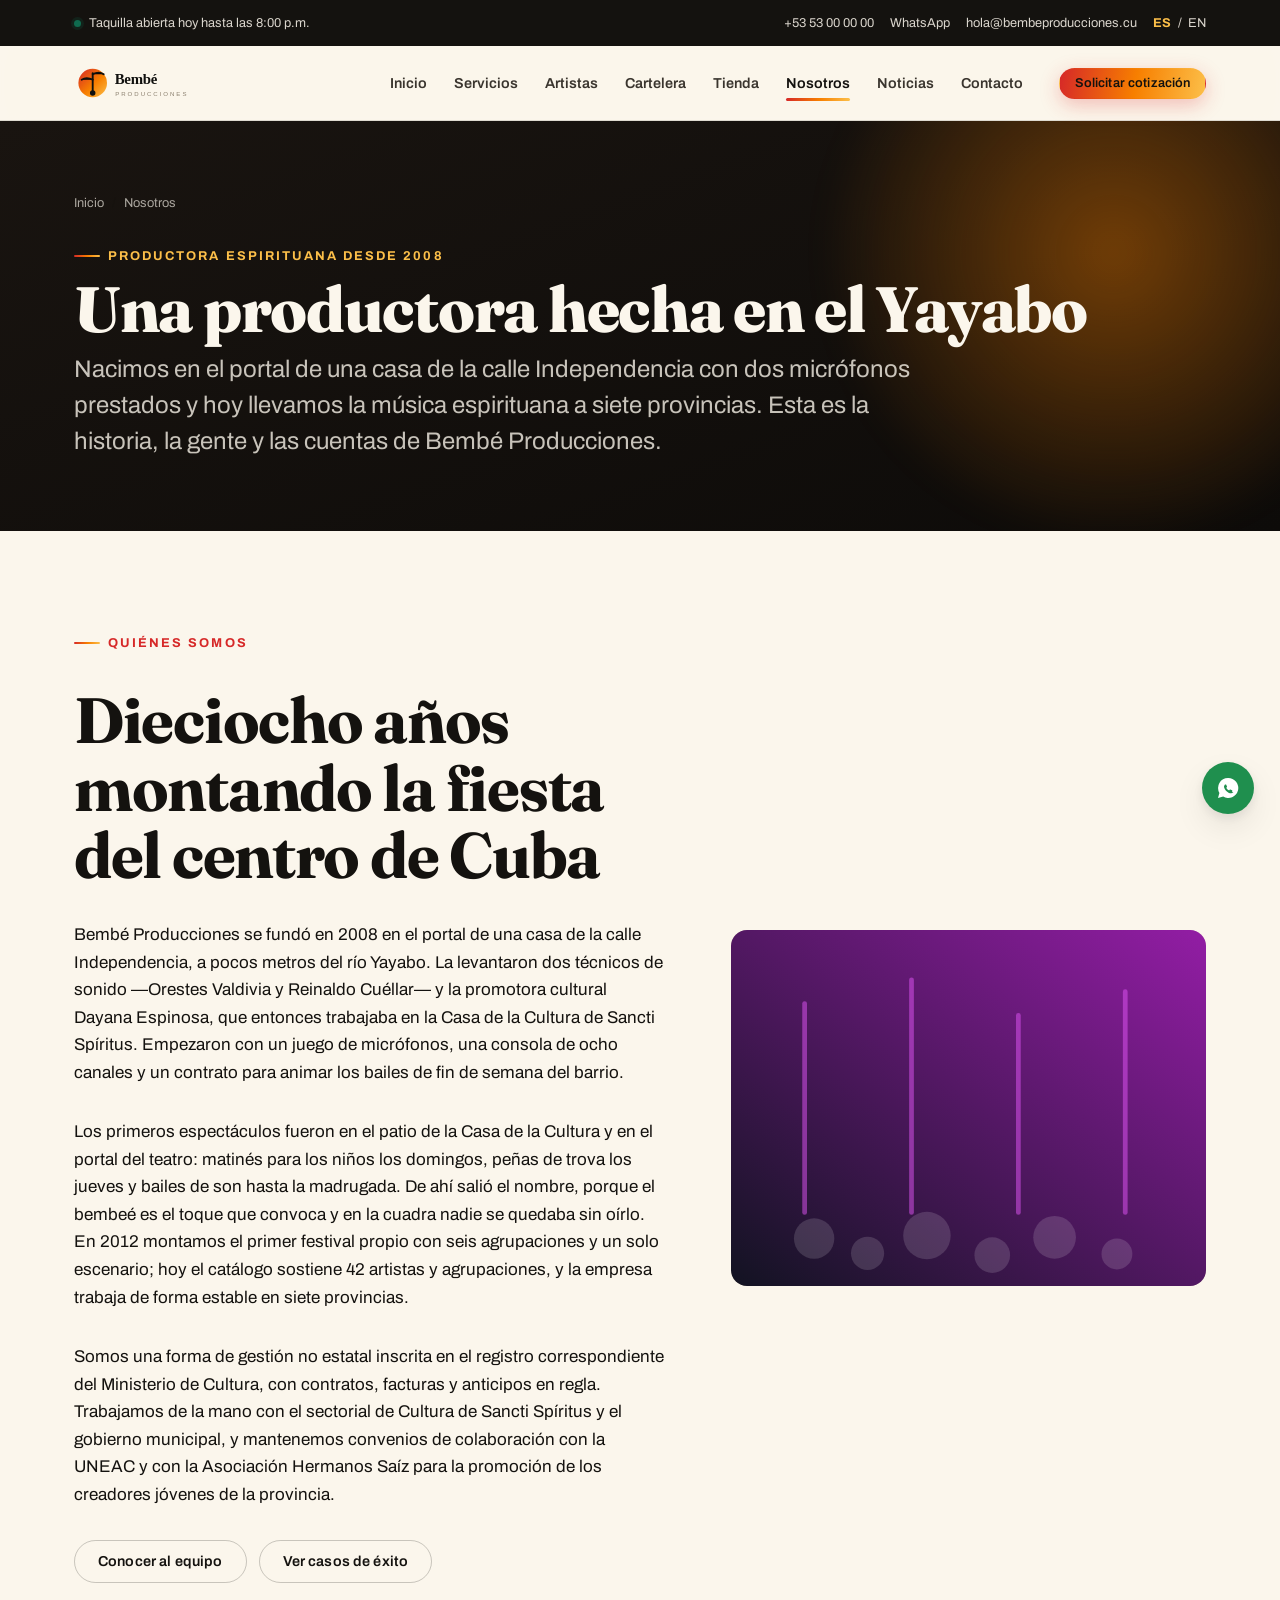
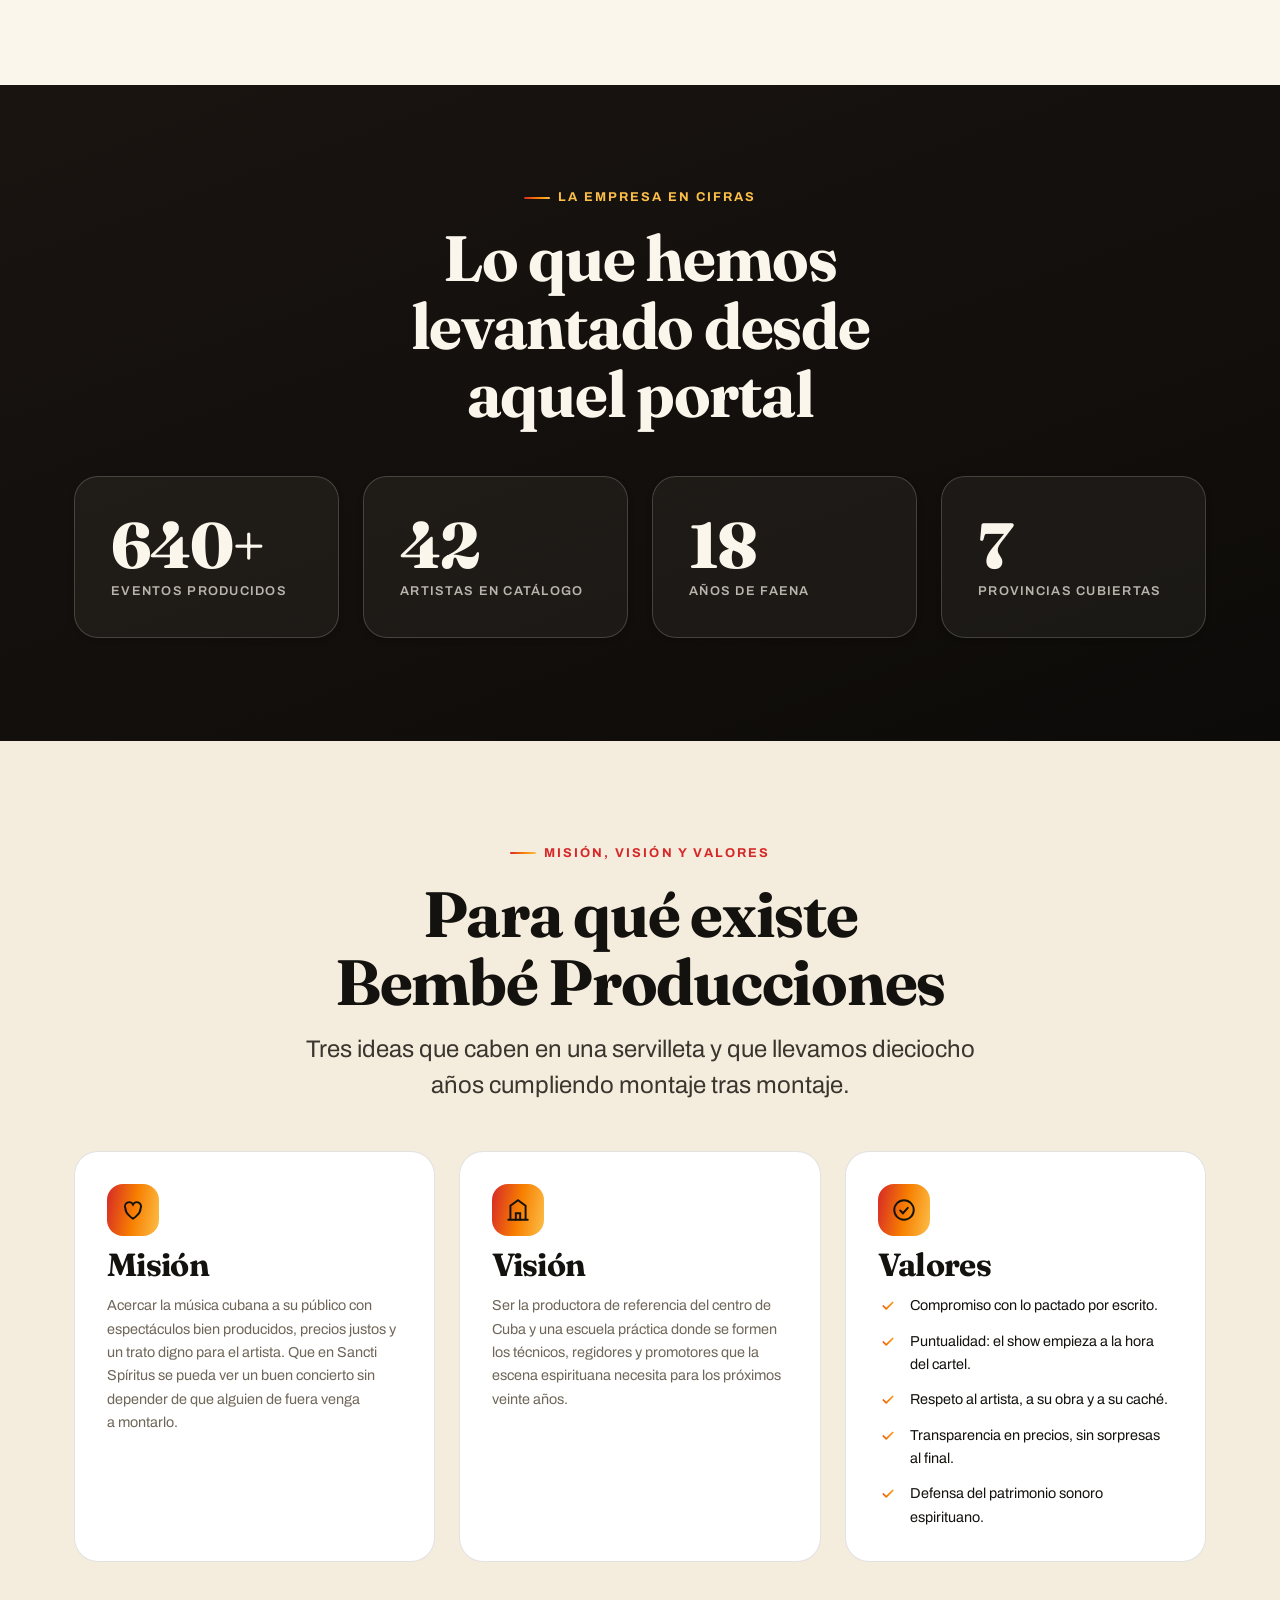
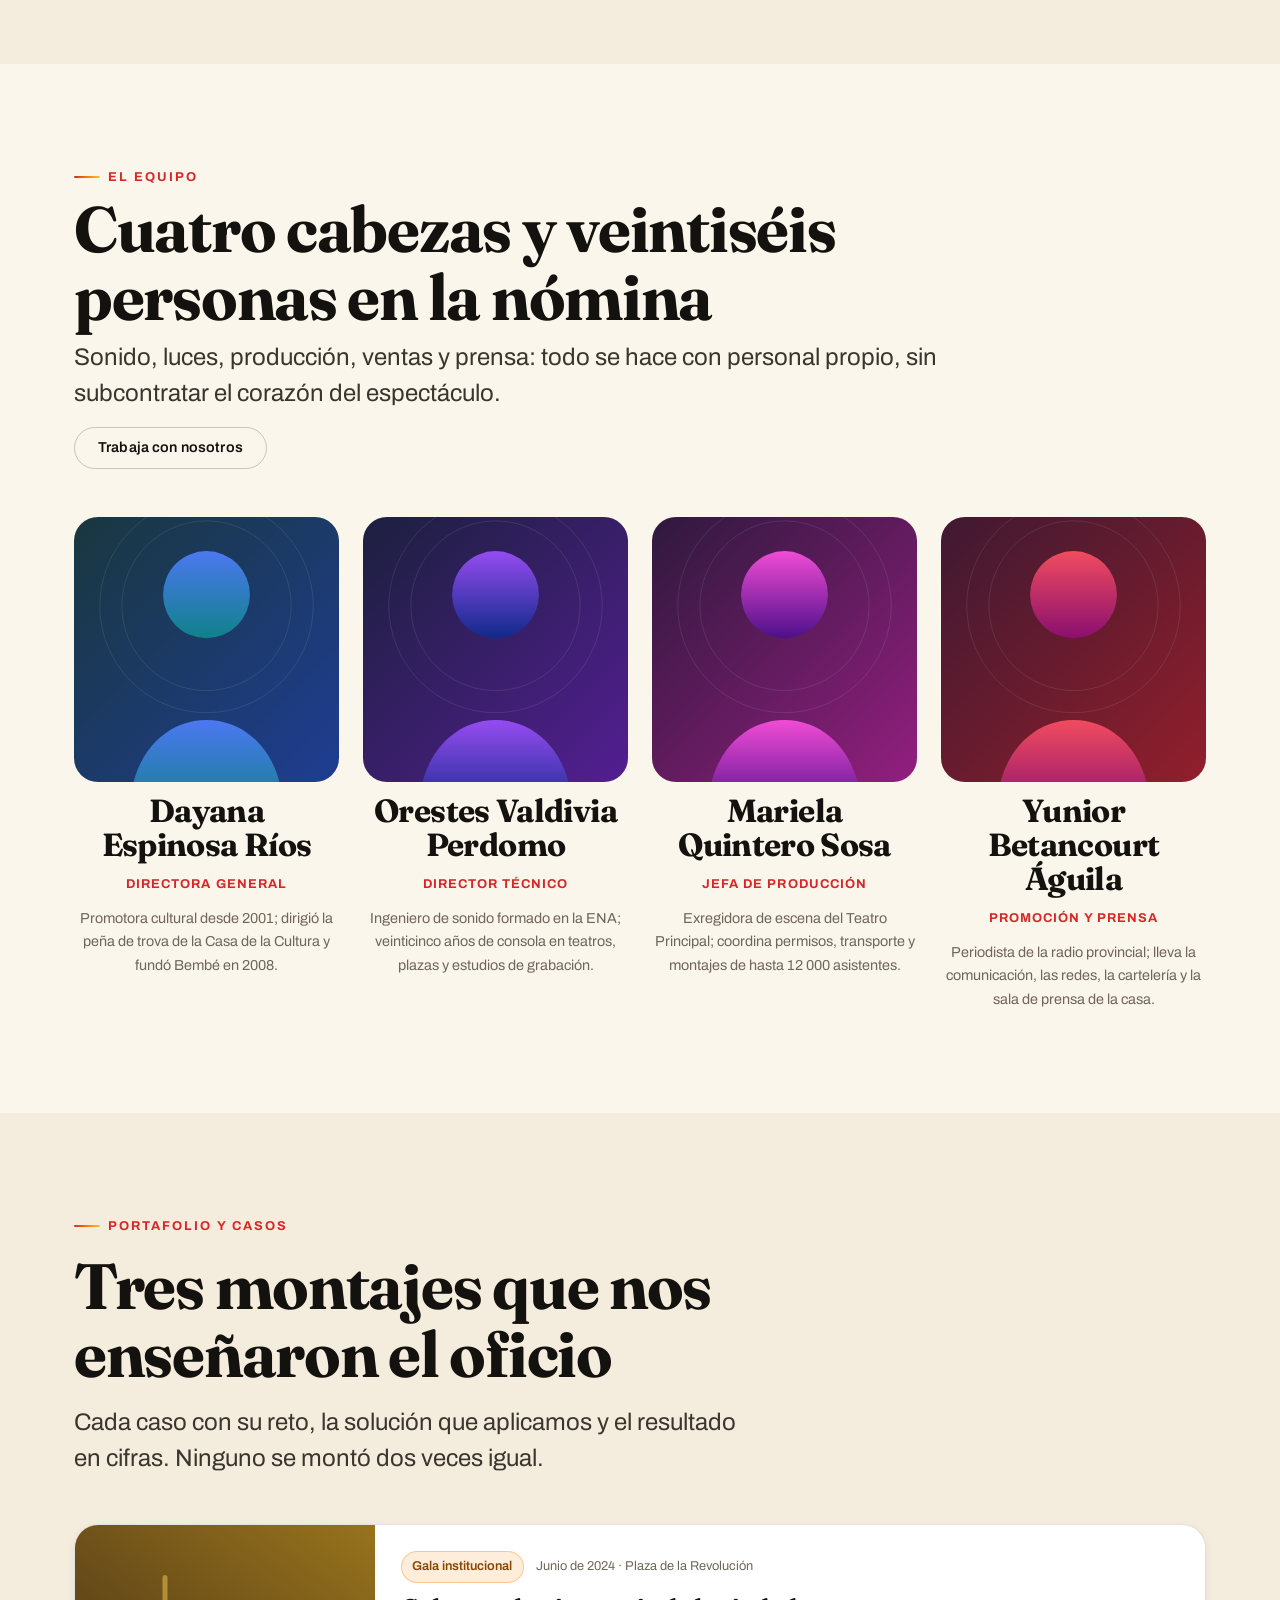
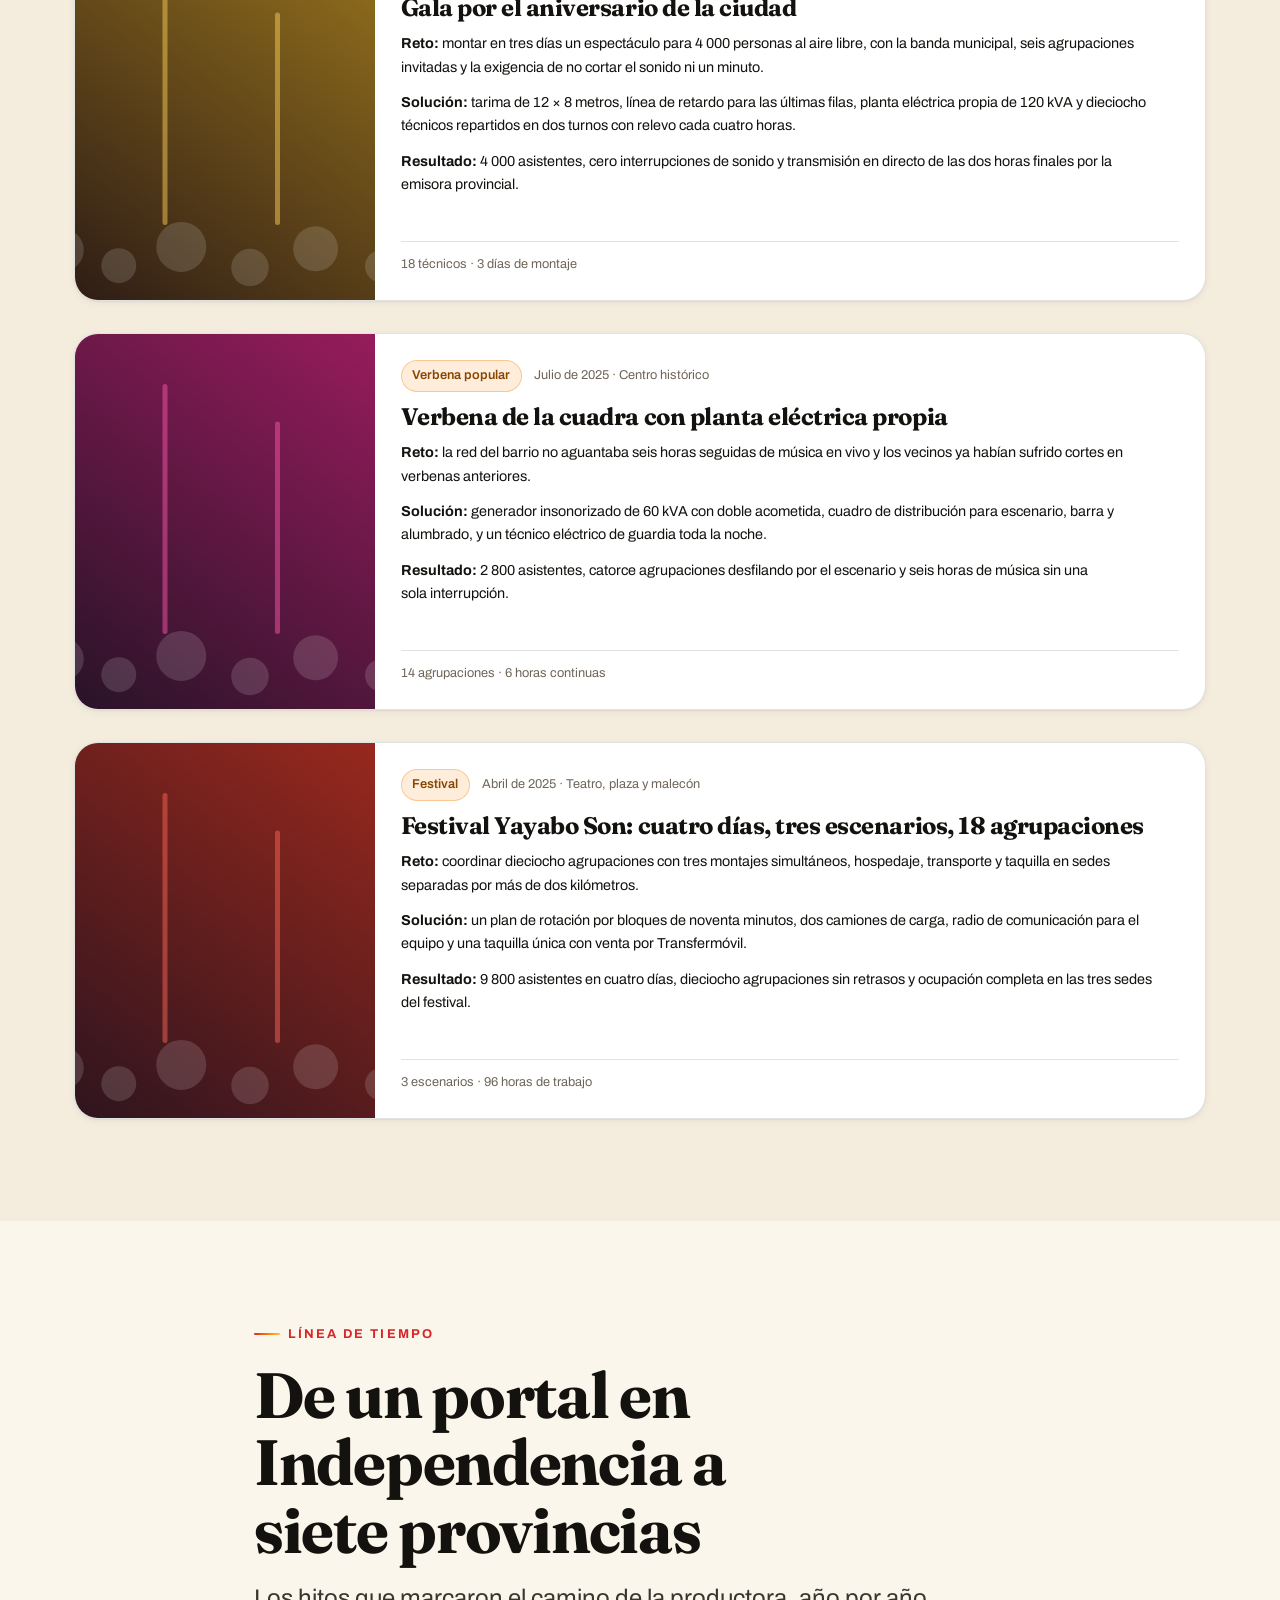
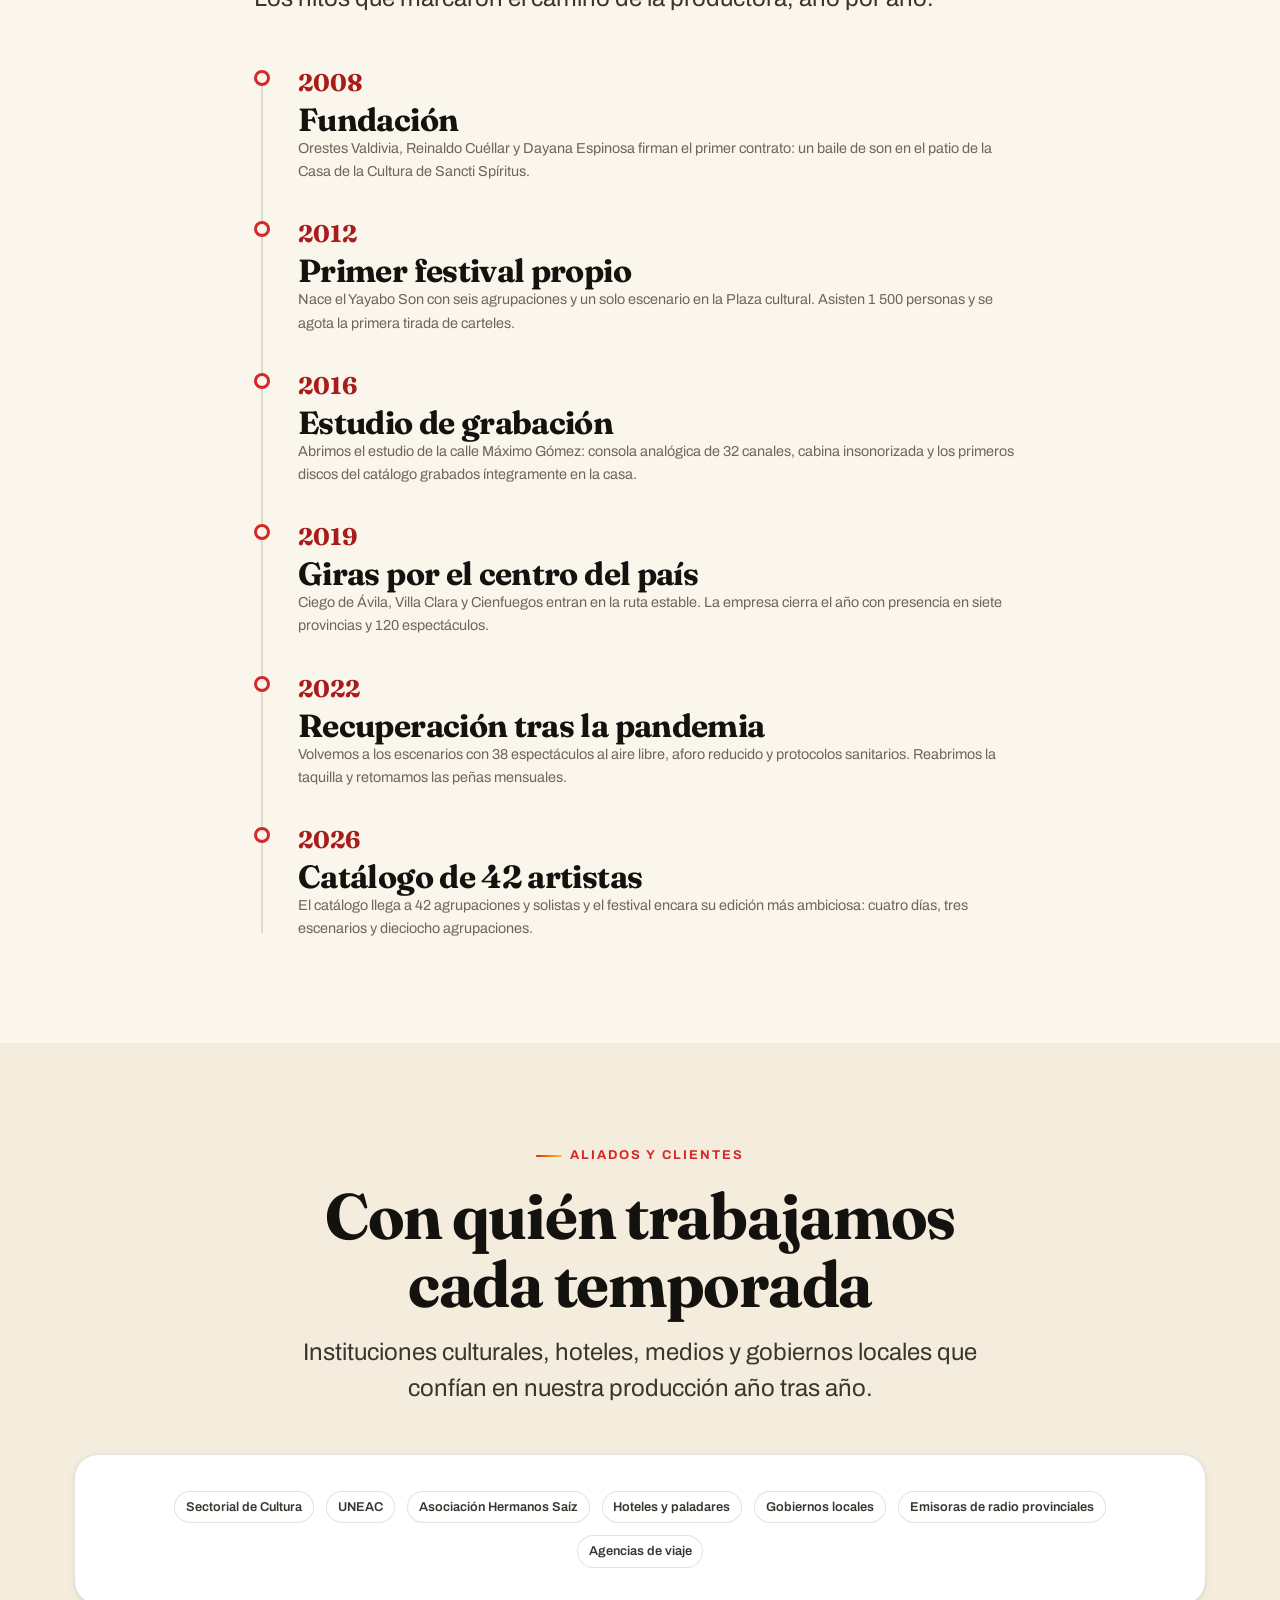
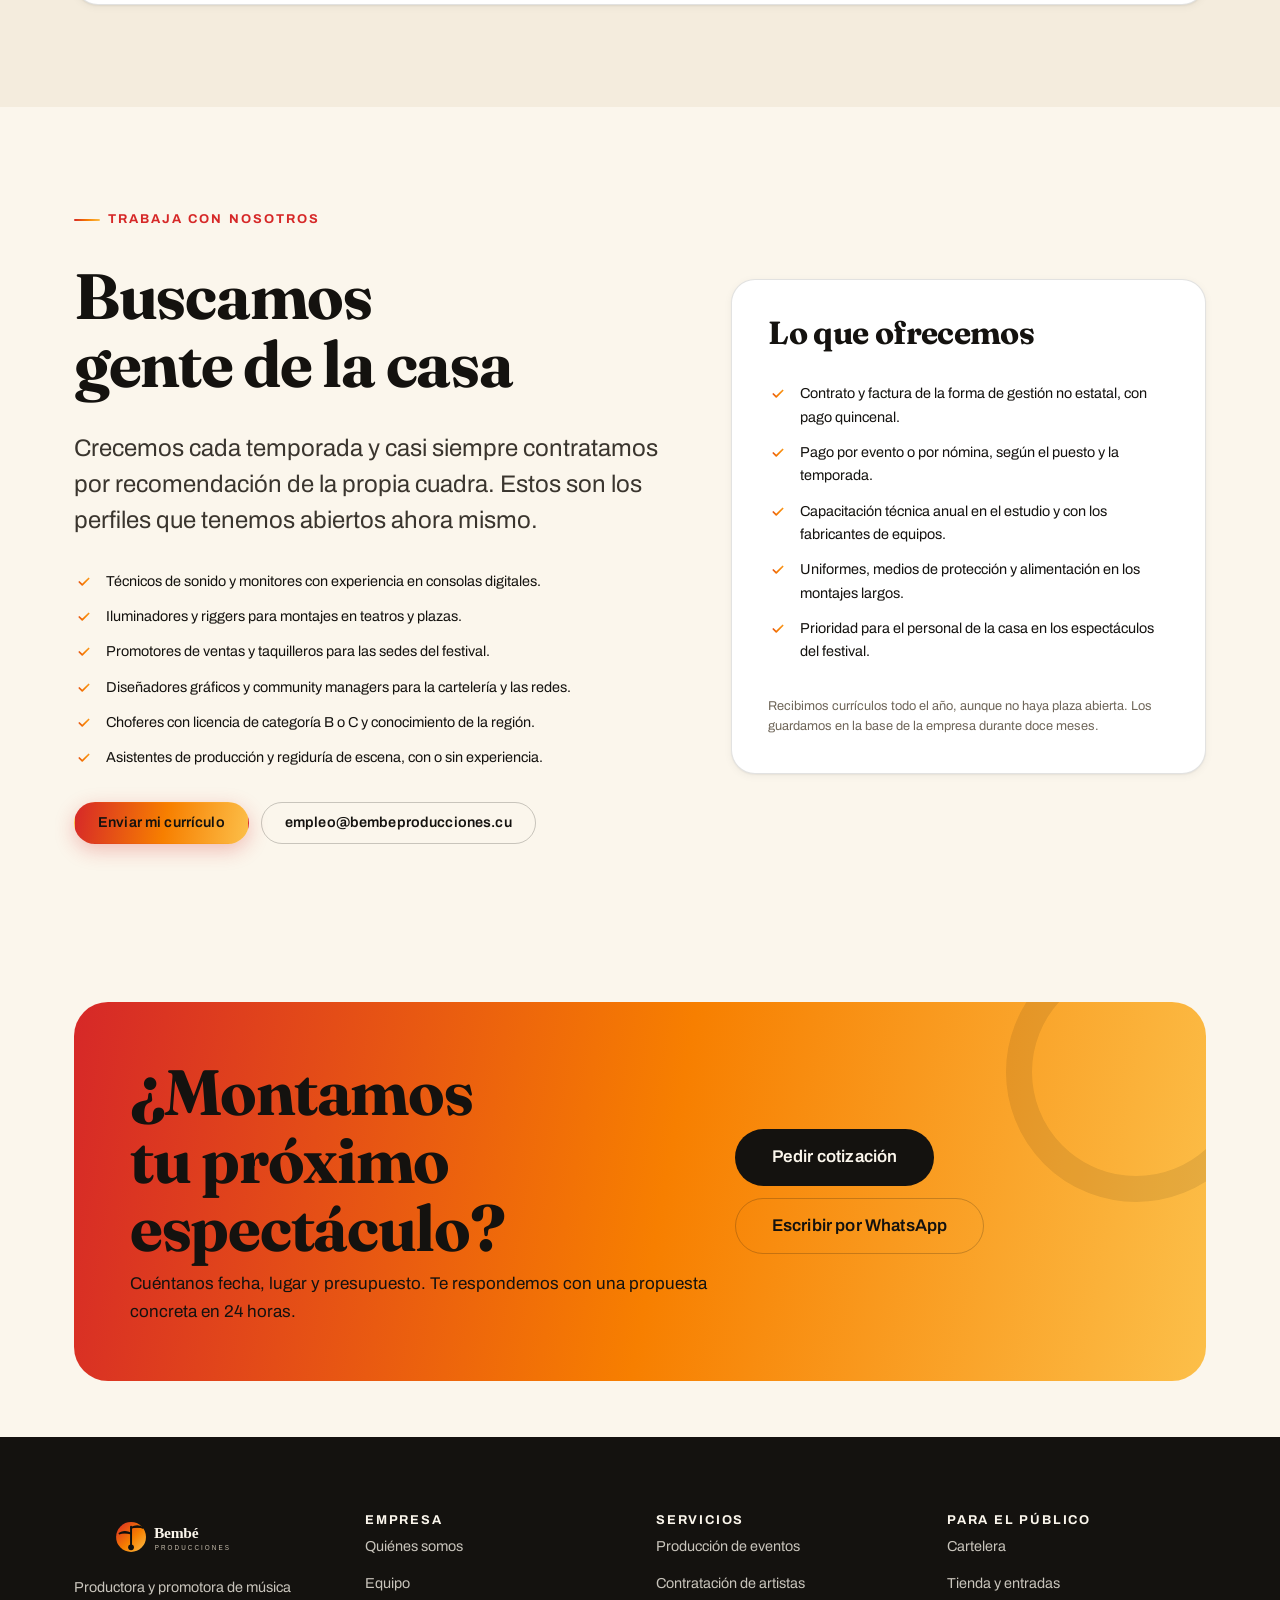
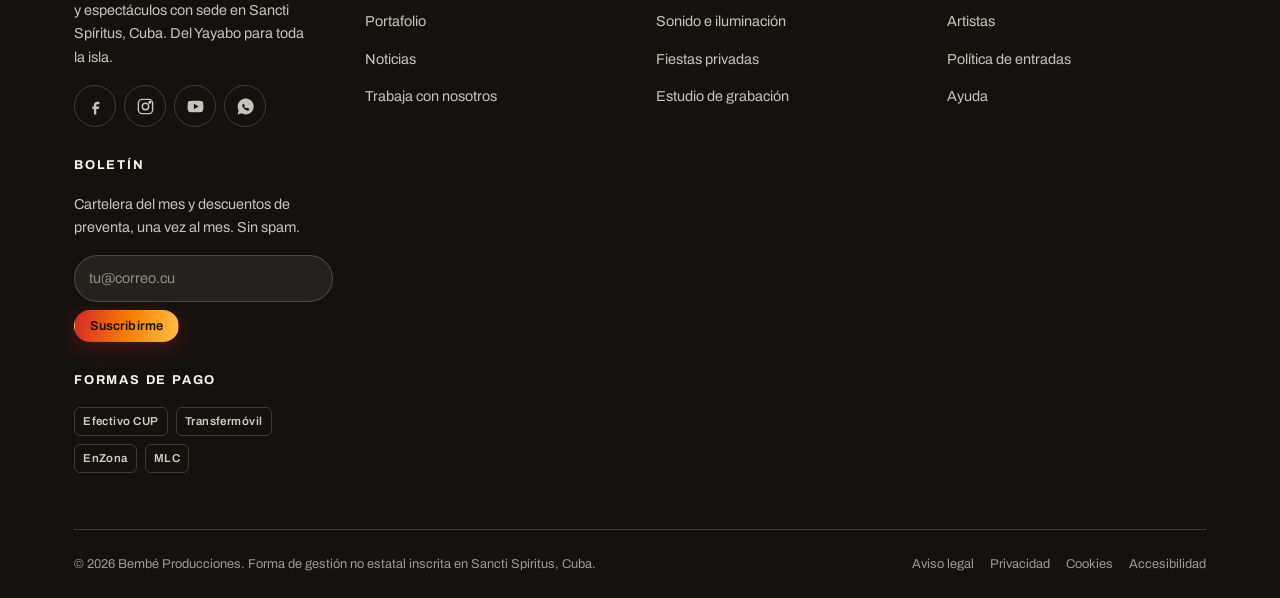
<file: nosotros.html>
<!DOCTYPE html>
<html lang="es-CU">
<head>
<meta charset="utf-8">
<script>document.documentElement.classList.add('js');</script>
<meta name="viewport" content="width=device-width, initial-scale=1">
<title>Nosotros | Bembé Producciones, productora de música en Sancti Spíritus</title>
<meta name="description" content="Desde 2008 producimos música y espectáculos en Sancti Spíritus: nuestra historia, la misión, el equipo, los casos de éxito y cómo trabajar con Bembé Producciones.">
<meta name="theme-color" content="#14120f">
<meta name="author" content="Bembé Producciones">
<link rel="canonical" href="https://bembeproducciones.cu/nosotros.html">
<meta property="og:type" content="website">
<meta property="og:locale" content="es_CU">
<meta property="og:site_name" content="Bembé Producciones">
<meta property="og:title" content="Nosotros | Bembé Producciones">
<meta property="og:description" content="Dieciocho años produciendo música y espectáculos desde Sancti Spíritus: historia, equipo, portafolio y aliados.">
<meta property="og:image" content="assets/img/gal-1.svg">
<link rel="icon" href="assets/img/favicon.svg" type="image/svg+xml">
<link rel="apple-touch-icon" href="assets/img/favicon.svg">
<link rel="manifest" href="manifest.webmanifest">
<link rel="preconnect" href="https://fonts.googleapis.com">
<link rel="preconnect" href="https://fonts.gstatic.com" crossorigin>
<link href="https://fonts.googleapis.com/css2?family=Archivo:wght@400;500;600;700&family=Fraunces:ital,opsz,wght@0,9..144,400..900;1,9..144,400..700&family=IBM+Plex+Mono:wght@400;600&display=swap" rel="stylesheet">
<link rel="stylesheet" href="assets/css/styles.css">
<script type="application/ld+json">
{
  "@context": "https://schema.org",
  "@type": "LocalBusiness",
  "name": "Bembé Producciones",
  "description": "Productora y promotora de música y espectáculos en Sancti Spíritus, Cuba.",
  "url": "https://bembeproducciones.cu/",
  "telephone": "+53 53 00 00 00",
  "email": "hola@bembeproducciones.cu",
  "priceRange": "$$",
  "currenciesAccepted": "CUP, MLC",
  "paymentAccepted": "Efectivo, Transfermóvil, EnZona",
  "address": {
    "@type": "PostalAddress",
    "streetAddress": "Calle Independencia #123, e/ Máximo Gómez y Honorato",
    "addressLocality": "Sancti Spíritus",
    "addressRegion": "Sancti Spíritus",
    "postalCode": "60100",
    "addressCountry": "CU"
  },
  "geo": { "@type": "GeoCoordinates", "latitude": 21.9297, "longitude": -79.4425 },
  "areaServed": ["Sancti Spíritus", "Trinidad", "Ciego de Ávila", "Villa Clara"],
  "openingHoursSpecification": [{
    "@type": "OpeningHoursSpecification",
    "dayOfWeek": ["Monday","Tuesday","Wednesday","Thursday","Friday"],
    "opens": "08:30", "closes": "17:00"
  }]
}
</script>
</head>
<body>
<a class="skip-link" href="#main">Saltar al contenido principal</a>

<!-- ============================ BARRA SUPERIOR ============================ -->
<div class="topbar">
  <div class="container topbar__inner">
    <p class="topbar__aviso"><span class="punto punto--vivo" aria-hidden="true"></span> Taquilla abierta hoy hasta las 8:00 p.m.</p>
    <ul class="topbar__lista">
      <li><a href="tel:+5353000000">+53 53 00 00 00</a></li>
      <li><a href="https://wa.me/5353000000" target="_blank" rel="noopener">WhatsApp</a></li>
      <li><a href="mailto:hola@bembeproducciones.cu">hola@bembeproducciones.cu</a></li>
      <li class="topbar__idioma">
        <span aria-current="true">ES</span><span aria-hidden="true">/</span><a href="en/index.html" hreflang="en" lang="en">EN</a>
      </li>
    </ul>
  </div>
</div>

<!-- ================================ CABECERA ============================== -->
<header class="site-header">
  <div class="container site-header__inner">
    <a class="brand" href="index.html" aria-label="Bembé Producciones, ir al inicio">
      <img src="assets/img/logo-bembe.svg" alt="Bembé Producciones" width="320" height="80">
    </a>

    <button class="nav-toggle" type="button" aria-expanded="false" aria-controls="nav-principal" aria-label="Abrir menú de navegación">
      <span class="nav-toggle__barra" aria-hidden="true"></span>
      <span class="nav-toggle__barra" aria-hidden="true"></span>
      <span class="nav-toggle__barra" aria-hidden="true"></span>
    </button>

    <nav class="nav" id="nav-principal" aria-label="Navegación principal">
      <ul class="nav__lista">
        <li><a class="nav__enlace" href="index.html">Inicio</a></li>
        <li><a class="nav__enlace" href="servicios.html">Servicios</a></li>
        <li><a class="nav__enlace" href="artistas.html">Artistas</a></li>
        <li><a class="nav__enlace" href="eventos.html">Cartelera</a></li>
        <li><a class="nav__enlace" href="tienda.html">Tienda</a></li>
        <li><a class="nav__enlace" href="nosotros.html">Nosotros</a></li>
        <li><a class="nav__enlace" href="noticias.html">Noticias</a></li>
        <li><a class="nav__enlace" href="contacto.html">Contacto</a></li>
      </ul>
      <div class="nav__acciones">
        <a class="btn btn--primario btn--sm" href="contacto.html#cotizacion">Solicitar cotización</a>
      </div>
    </nav>
  </div>
</header>

<main id="main">

  <!-- =============================== PORTADA ============================= -->
  <section class="portada">
    <div class="container pila pila--amplia">
      <nav aria-label="Ruta de navegación">
        <ol class="migas migas--claro">
          <li><a href="index.html">Inicio</a></li>
          <li aria-current="page">Nosotros</li>
        </ol>
      </nav>
      <div class="pila pila--ajustada">
        <span class="eyebrow eyebrow--claro">Productora espirituana desde 2008</span>
        <h1>Una productora hecha en el Yayabo</h1>
        <p class="lead">Nacimos en el portal de una casa de la calle Independencia con dos micrófonos prestados y hoy llevamos la música espirituana a siete provincias. Esta es la historia, la gente y las cuentas de Bembé Producciones.</p>
      </div>
    </div>
  </section>

  <!-- ============================ QUIÉNES SOMOS ========================== -->
  <section class="seccion" aria-labelledby="titulo-quienes">
    <div class="container split split--60">
      <div class="pila pila--amplia">
        <span class="eyebrow">Quiénes somos</span>
        <h2 id="titulo-quienes">Dieciocho años montando la fiesta del centro de Cuba</h2>
        <p>Bembé Producciones se fundó en 2008 en el portal de una casa de la calle Independencia, a pocos metros del río Yayabo. La levantaron dos técnicos de sonido —Orestes Valdivia y Reinaldo Cuéllar— y la promotora cultural Dayana Espinosa, que entonces trabajaba en la Casa de la Cultura de Sancti Spíritus. Empezaron con un juego de micrófonos, una consola de ocho canales y un contrato para animar los bailes de fin de semana del barrio.</p>
        <p>Los primeros espectáculos fueron en el patio de la Casa de la Cultura y en el portal del teatro: matinés para los niños los domingos, peñas de trova los jueves y bailes de son hasta la madrugada. De ahí salió el nombre, porque el bembeé es el toque que convoca y en la cuadra nadie se quedaba sin oírlo. En 2012 montamos el primer festival propio con seis agrupaciones y un solo escenario; hoy el catálogo sostiene 42 artistas y agrupaciones, y la empresa trabaja de forma estable en siete provincias.</p>
        <p>Somos una forma de gestión no estatal inscrita en el registro correspondiente del Ministerio de Cultura, con contratos, facturas y anticipos en regla. Trabajamos de la mano con el sectorial de Cultura de Sancti Spíritus y el gobierno municipal, y mantenemos convenios de colaboración con la UNEAC y con la Asociación Hermanos Saíz para la promoción de los creadores jóvenes de la provincia.</p>
        <div class="grupo-botones">
          <a class="btn btn--contorno" href="#equipo">Conocer al equipo</a>
          <a class="btn btn--contorno" href="#portafolio">Ver casos de éxito</a>
        </div>
      </div>
      <figure class="ratio ratio--4x3 revelar">
        <img src="assets/img/gal-1.svg" alt="Escenario iluminado durante la gala por el aniversario de la ciudad de Sancti Spíritus" width="800" height="600" loading="lazy" decoding="async">
      </figure>
    </div>
  </section>

  <!-- ============================== CIFRAS =============================== -->
  <section class="seccion seccion--oscura" aria-labelledby="titulo-cifras">
    <div class="container">
      <div class="cabecera-seccion cabecera-seccion--centrada">
        <span class="eyebrow eyebrow--claro">La empresa en cifras</span>
        <h2 id="titulo-cifras">Lo que hemos levantado desde aquel portal</h2>
      </div>
      <div class="grid grid--4">
        <div class="superficie superficie--oscura">
          <div class="stat stat--claro">
            <span class="stat__cifra" data-contador="640" data-sufijo="+">640+</span>
            <span class="stat__etiqueta">Eventos producidos</span>
          </div>
        </div>
        <div class="superficie superficie--oscura">
          <div class="stat stat--claro">
            <span class="stat__cifra" data-contador="42" data-sufijo="">42</span>
            <span class="stat__etiqueta">Artistas en catálogo</span>
          </div>
        </div>
        <div class="superficie superficie--oscura">
          <div class="stat stat--claro">
            <span class="stat__cifra" data-contador="18" data-sufijo="">18</span>
            <span class="stat__etiqueta">Años de faena</span>
          </div>
        </div>
        <div class="superficie superficie--oscura">
          <div class="stat stat--claro">
            <span class="stat__cifra" data-contador="7" data-sufijo="">7</span>
            <span class="stat__etiqueta">Provincias cubiertas</span>
          </div>
        </div>
      </div>
    </div>
  </section>

  <!-- ====================== MISIÓN, VISIÓN Y VALORES ===================== -->
  <section class="seccion seccion--alt" aria-labelledby="titulo-mision">
    <div class="container">
      <div class="cabecera-seccion cabecera-seccion--centrada">
        <span class="eyebrow">Misión, visión y valores</span>
        <h2 id="titulo-mision">Para qué existe Bembé Producciones</h2>
        <p class="lead">Tres ideas que caben en una servilleta y que llevamos dieciocho años cumpliendo montaje tras montaje.</p>
      </div>

      <div class="grid grid--3">
        <article class="servicio revelar">
          <div class="servicio__icono" aria-hidden="true">
            <svg viewBox="0 0 24 24" fill="none" stroke="currentColor" stroke-width="1.8" stroke-linecap="round"><path d="M12 20s-7-4.4-7-9.5A3.9 3.9 0 0 1 12 7a3.9 3.9 0 0 1 7 3.5C19 15.6 12 20 12 20Z"/></svg>
          </div>
          <h3>Misión</h3>
          <p class="texto-suave texto-pequeno">Acercar la música cubana a su público con espectáculos bien producidos, precios justos y un trato digno para el artista. Que en Sancti Spíritus se pueda ver un buen concierto sin depender de que alguien de fuera venga a montarlo.</p>
        </article>

        <article class="servicio revelar">
          <div class="servicio__icono" aria-hidden="true">
            <svg viewBox="0 0 24 24" fill="none" stroke="currentColor" stroke-width="1.8" stroke-linecap="round"><path d="M3 21h18M5 21V8l7-5 7 5v13"/><path d="M10 21v-6h4v6"/></svg>
          </div>
          <h3>Visión</h3>
          <p class="texto-suave texto-pequeno">Ser la productora de referencia del centro de Cuba y una escuela práctica donde se formen los técnicos, regidores y promotores que la escena espirituana necesita para los próximos veinte años.</p>
        </article>

        <article class="servicio revelar">
          <div class="servicio__icono" aria-hidden="true">
            <svg viewBox="0 0 24 24" fill="none" stroke="currentColor" stroke-width="1.8" stroke-linecap="round"><circle cx="12" cy="12" r="9"/><path d="M8.5 12.5 11 15l4.5-5"/></svg>
          </div>
          <h3>Valores</h3>
          <ul class="lista-ticks texto-pequeno">
            <li>Compromiso con lo pactado por escrito.</li>
            <li>Puntualidad: el show empieza a la hora del cartel.</li>
            <li>Respeto al artista, a su obra y a su caché.</li>
            <li>Transparencia en precios, sin sorpresas al final.</li>
            <li>Defensa del patrimonio sonoro espirituano.</li>
          </ul>
        </article>
      </div>
    </div>
  </section>

  <!-- ============================== EQUIPO =============================== -->
  <section class="seccion" id="equipo" aria-labelledby="titulo-equipo">
    <div class="container">
      <div class="cabecera-seccion cabecera-seccion--separada">
        <div class="pila pila--ajustada">
          <span class="eyebrow">El equipo</span>
          <h2 id="titulo-equipo">Cuatro cabezas y veintiséis personas en la nómina</h2>
          <p class="lead">Sonido, luces, producción, ventas y prensa: todo se hace con personal propio, sin subcontratar el corazón del espectáculo.</p>
        </div>
        <a class="btn btn--contorno" href="contacto.html#trabaja">Trabaja con nosotros</a>
      </div>

      <div class="grid grid--4">
        <article class="persona revelar">
          <div class="persona__foto">
            <img src="assets/img/aret-5.svg" alt="Retrato de Dayana Espinosa Ríos, directora general de Bembé Producciones" width="720" height="900" loading="lazy" decoding="async">
          </div>
          <h3>Dayana Espinosa Ríos</h3>
          <p class="persona__rol">Directora general</p>
          <p class="texto-suave texto-pequeno">Promotora cultural desde 2001; dirigió la peña de trova de la Casa de la Cultura y fundó Bembé en 2008.</p>
        </article>

        <article class="persona revelar">
          <div class="persona__foto">
            <img src="assets/img/aret-6.svg" alt="Retrato de Orestes Valdivia Perdomo, director técnico de Bembé Producciones" width="720" height="900" loading="lazy" decoding="async">
          </div>
          <h3>Orestes Valdivia Perdomo</h3>
          <p class="persona__rol">Director técnico</p>
          <p class="texto-suave texto-pequeno">Ingeniero de sonido formado en la ENA; veinticinco años de consola en teatros, plazas y estudios de grabación.</p>
        </article>

        <article class="persona revelar">
          <div class="persona__foto">
            <img src="assets/img/aret-7.svg" alt="Retrato de Mariela Quintero Sosa, jefa de producción de Bembé Producciones" width="720" height="900" loading="lazy" decoding="async">
          </div>
          <h3>Mariela Quintero Sosa</h3>
          <p class="persona__rol">Jefa de producción</p>
          <p class="texto-suave texto-pequeno">Exregidora de escena del Teatro Principal; coordina permisos, transporte y montajes de hasta 12 000 asistentes.</p>
        </article>

        <article class="persona revelar">
          <div class="persona__foto">
            <img src="assets/img/aret-8.svg" alt="Retrato de Yunior Betancourt Águila, responsable de promoción y prensa de Bembé Producciones" width="720" height="900" loading="lazy" decoding="async">
          </div>
          <h3>Yunior Betancourt Águila</h3>
          <p class="persona__rol">Promoción y prensa</p>
          <p class="texto-suave texto-pequeno">Periodista de la radio provincial; lleva la comunicación, las redes, la cartelería y la sala de prensa de la casa.</p>
        </article>
      </div>
    </div>
  </section>

  <!-- ============================ PORTAFOLIO ============================= -->
  <section class="seccion seccion--alt" id="portafolio" aria-labelledby="titulo-portafolio">
    <div class="container">
      <div class="cabecera-seccion">
        <span class="eyebrow">Portafolio y casos</span>
        <h2 id="titulo-portafolio">Tres montajes que nos enseñaron el oficio</h2>
        <p class="lead">Cada caso con su reto, la solución que aplicamos y el resultado en cifras. Ninguno se montó dos veces igual.</p>
      </div>

      <div class="pila pila--amplia">
        <article class="tarjeta evento revelar">
          <div class="tarjeta__media">
            <img src="assets/img/gal-4.svg" alt="Montaje de sonido e iluminación en la Plaza de la Revolución antes de la gala" width="800" height="600" loading="lazy" decoding="async">
          </div>
          <div class="tarjeta__cuerpo">
            <div class="tarjeta__meta">
              <span class="chip chip--marca">Gala institucional</span>
              <span>Junio de 2024 · Plaza de la Revolución</span>
            </div>
            <h3 class="tarjeta__titulo">Gala por el aniversario de la ciudad</h3>
            <p class="texto-pequeno"><strong>Reto:</strong> montar en tres días un espectáculo para 4 000 personas al aire libre, con la banda municipal, seis agrupaciones invitadas y la exigencia de no cortar el sonido ni un minuto.</p>
            <p class="texto-pequeno"><strong>Solución:</strong> tarima de 12 × 8 metros, línea de retardo para las últimas filas, planta eléctrica propia de 120 kVA y dieciocho técnicos repartidos en dos turnos con relevo cada cuatro horas.</p>
            <p class="texto-pequeno"><strong>Resultado:</strong> 4 000 asistentes, cero interrupciones de sonido y transmisión en directo de las dos horas finales por la emisora provincial.</p>
            <div class="tarjeta__pie">
              <span class="texto-mini texto-suave">18 técnicos · 3 días de montaje</span>
            </div>
          </div>
        </article>

        <article class="tarjeta evento revelar">
          <div class="tarjeta__media">
            <img src="assets/img/gal-2.svg" alt="Público bailando en la verbena popular del Centro histórico" width="800" height="600" loading="lazy" decoding="async">
          </div>
          <div class="tarjeta__cuerpo">
            <div class="tarjeta__meta">
              <span class="chip chip--marca">Verbena popular</span>
              <span>Julio de 2025 · Centro histórico</span>
            </div>
            <h3 class="tarjeta__titulo">Verbena de la cuadra con planta eléctrica propia</h3>
            <p class="texto-pequeno"><strong>Reto:</strong> la red del barrio no aguantaba seis horas seguidas de música en vivo y los vecinos ya habían sufrido cortes en verbenas anteriores.</p>
            <p class="texto-pequeno"><strong>Solución:</strong> generador insonorizado de 60 kVA con doble acometida, cuadro de distribución para escenario, barra y alumbrado, y un técnico eléctrico de guardia toda la noche.</p>
            <p class="texto-pequeno"><strong>Resultado:</strong> 2 800 asistentes, catorce agrupaciones desfilando por el escenario y seis horas de música sin una sola interrupción.</p>
            <div class="tarjeta__pie">
              <span class="texto-mini texto-suave">14 agrupaciones · 6 horas continuas</span>
            </div>
          </div>
        </article>

        <article class="tarjeta evento revelar">
          <div class="tarjeta__media">
            <img src="assets/img/gal-3.svg" alt="Concierto del festival Yayabo Son en uno de los tres escenarios" width="800" height="600" loading="lazy" decoding="async">
          </div>
          <div class="tarjeta__cuerpo">
            <div class="tarjeta__meta">
              <span class="chip chip--marca">Festival</span>
              <span>Abril de 2025 · Teatro, plaza y malecón</span>
            </div>
            <h3 class="tarjeta__titulo">Festival Yayabo Son: cuatro días, tres escenarios, 18 agrupaciones</h3>
            <p class="texto-pequeno"><strong>Reto:</strong> coordinar dieciocho agrupaciones con tres montajes simultáneos, hospedaje, transporte y taquilla en sedes separadas por más de dos kilómetros.</p>
            <p class="texto-pequeno"><strong>Solución:</strong> un plan de rotación por bloques de noventa minutos, dos camiones de carga, radio de comunicación para el equipo y una taquilla única con venta por Transfermóvil.</p>
            <p class="texto-pequeno"><strong>Resultado:</strong> 9 800 asistentes en cuatro días, dieciocho agrupaciones sin retrasos y ocupación completa en las tres sedes del festival.</p>
            <div class="tarjeta__pie">
              <span class="texto-mini texto-suave">3 escenarios · 96 horas de trabajo</span>
            </div>
          </div>
        </article>
      </div>
    </div>
  </section>

  <!-- =========================== LÍNEA DE TIEMPO ========================= -->
  <section class="seccion" aria-labelledby="titulo-linea">
    <div class="container container--estrecho">
      <div class="cabecera-seccion">
        <span class="eyebrow">Línea de tiempo</span>
        <h2 id="titulo-linea">De un portal en Independencia a siete provincias</h2>
        <p class="lead">Los hitos que marcaron el camino de la productora, año por año.</p>
      </div>

      <ol class="timeline">
        <li>
          <span class="timeline__anio">2008</span>
          <h3>Fundación</h3>
          <p class="texto-suave texto-pequeno">Orestes Valdivia, Reinaldo Cuéllar y Dayana Espinosa firman el primer contrato: un baile de son en el patio de la Casa de la Cultura de Sancti Spíritus.</p>
        </li>
        <li>
          <span class="timeline__anio">2012</span>
          <h3>Primer festival propio</h3>
          <p class="texto-suave texto-pequeno">Nace el Yayabo Son con seis agrupaciones y un solo escenario en la Plaza cultural. Asisten 1 500 personas y se agota la primera tirada de carteles.</p>
        </li>
        <li>
          <span class="timeline__anio">2016</span>
          <h3>Estudio de grabación</h3>
          <p class="texto-suave texto-pequeno">Abrimos el estudio de la calle Máximo Gómez: consola analógica de 32 canales, cabina insonorizada y los primeros discos del catálogo grabados íntegramente en la casa.</p>
        </li>
        <li>
          <span class="timeline__anio">2019</span>
          <h3>Giras por el centro del país</h3>
          <p class="texto-suave texto-pequeno">Ciego de Ávila, Villa Clara y Cienfuegos entran en la ruta estable. La empresa cierra el año con presencia en siete provincias y 120 espectáculos.</p>
        </li>
        <li>
          <span class="timeline__anio">2022</span>
          <h3>Recuperación tras la pandemia</h3>
          <p class="texto-suave texto-pequeno">Volvemos a los escenarios con 38 espectáculos al aire libre, aforo reducido y protocolos sanitarios. Reabrimos la taquilla y retomamos las peñas mensuales.</p>
        </li>
        <li>
          <span class="timeline__anio">2026</span>
          <h3>Catálogo de 42 artistas</h3>
          <p class="texto-suave texto-pequeno">El catálogo llega a 42 agrupaciones y solistas y el festival encara su edición más ambiciosa: cuatro días, tres escenarios y dieciocho agrupaciones.</p>
        </li>
      </ol>
    </div>
  </section>

  <!-- ========================== ALIADOS Y CLIENTES ======================= -->
  <section class="seccion seccion--alt" aria-labelledby="titulo-aliados">
    <div class="container">
      <div class="cabecera-seccion cabecera-seccion--centrada">
        <span class="eyebrow">Aliados y clientes</span>
        <h2 id="titulo-aliados">Con quién trabajamos cada temporada</h2>
        <p class="lead">Instituciones culturales, hoteles, medios y gobiernos locales que confían en nuestra producción año tras año.</p>
      </div>

      <div class="superficie">
        <ul class="fila fila--centrada">
          <li><span class="chip">Sectorial de Cultura</span></li>
          <li><span class="chip">UNEAC</span></li>
          <li><span class="chip">Asociación Hermanos Saíz</span></li>
          <li><span class="chip">Hoteles y paladares</span></li>
          <li><span class="chip">Gobiernos locales</span></li>
          <li><span class="chip">Emisoras de radio provinciales</span></li>
          <li><span class="chip">Agencias de viaje</span></li>
        </ul>
      </div>
    </div>
  </section>

  <!-- ========================= TRABAJA CON NOSOTROS ====================== -->
  <section class="seccion" id="trabaja" aria-labelledby="titulo-trabaja">
    <div class="container split split--60">
      <div class="pila pila--amplia">
        <span class="eyebrow">Trabaja con nosotros</span>
        <h2 id="titulo-trabaja">Buscamos gente de la casa</h2>
        <p class="lead">Crecemos cada temporada y casi siempre contratamos por recomendación de la propia cuadra. Estos son los perfiles que tenemos abiertos ahora mismo.</p>
        <ul class="lista-ticks">
          <li>Técnicos de sonido y monitores con experiencia en consolas digitales.</li>
          <li>Iluminadores y riggers para montajes en teatros y plazas.</li>
          <li>Promotores de ventas y taquilleros para las sedes del festival.</li>
          <li>Diseñadores gráficos y community managers para la cartelería y las redes.</li>
          <li>Choferes con licencia de categoría B o C y conocimiento de la región.</li>
          <li>Asistentes de producción y regiduría de escena, con o sin experiencia.</li>
        </ul>
        <div class="grupo-botones">
          <a class="btn btn--primario" href="contacto.html#trabaja">Enviar mi currículo</a>
          <a class="btn btn--contorno" href="mailto:empleo@bembeproducciones.cu">empleo@bembeproducciones.cu</a>
        </div>
      </div>

      <div class="superficie pila pila--amplia">
        <h3>Lo que ofrecemos</h3>
        <ul class="lista-ticks texto-pequeno">
          <li>Contrato y factura de la forma de gestión no estatal, con pago quincenal.</li>
          <li>Pago por evento o por nómina, según el puesto y la temporada.</li>
          <li>Capacitación técnica anual en el estudio y con los fabricantes de equipos.</li>
          <li>Uniformes, medios de protección y alimentación en los montajes largos.</li>
          <li>Prioridad para el personal de la casa en los espectáculos del festival.</li>
        </ul>
        <p class="texto-mini texto-suave">Recibimos currículos todo el año, aunque no haya plaza abierta. Los guardamos en la base de la empresa durante doce meses.</p>
      </div>
    </div>
  </section>

  <!-- ================================= CTA =============================== -->
  <section class="seccion seccion--compacta">
    <div class="container">
      <div class="banda-cta revelar">
        <div class="pila pila--ajustada">
          <h2>¿Montamos tu próximo espectáculo?</h2>
          <p>Cuéntanos fecha, lugar y presupuesto. Te respondemos con una propuesta concreta en 24 horas.</p>
        </div>
        <div class="grupo-botones">
          <a class="btn btn--oscuro btn--lg" href="contacto.html#cotizacion">Pedir cotización</a>
          <a class="btn btn--contorno btn--lg" href="https://wa.me/5353000000" target="_blank" rel="noopener">Escribir por WhatsApp</a>
        </div>
      </div>
    </div>
  </section>

</main>

<!-- ================================= PIE ================================= -->
<footer class="site-footer">
  <div class="container">
    <div class="site-footer__rejilla">

      <div class="site-footer__marca">
        <img src="assets/img/logo-bembe-claro.svg" alt="Bembé Producciones" width="320" height="80">
        <p>Productora y promotora de música y espectáculos con sede en Sancti Spíritus, Cuba. Del Yayabo para toda la isla.</p>
        <div class="redes">
          <a href="https://facebook.com/" target="_blank" rel="noopener" aria-label="Facebook de Bembé Producciones">
            <svg viewBox="0 0 24 24" fill="currentColor" aria-hidden="true"><path d="M14 9h3V6h-3c-2.2 0-4 1.8-4 4v2H8v3h2v7h3v-7h3l1-3h-4v-2c0-.6.4-1 1-1Z"/></svg>
          </a>
          <a href="https://instagram.com/" target="_blank" rel="noopener" aria-label="Instagram de Bembé Producciones">
            <svg viewBox="0 0 24 24" fill="none" stroke="currentColor" stroke-width="1.8" aria-hidden="true"><rect x="3" y="3" width="18" height="18" rx="5"/><circle cx="12" cy="12" r="4"/><circle cx="17.5" cy="6.5" r="1" fill="currentColor"/></svg>
          </a>
          <a href="https://youtube.com/" target="_blank" rel="noopener" aria-label="YouTube de Bembé Producciones">
            <svg viewBox="0 0 24 24" fill="currentColor" aria-hidden="true"><path d="M21.6 7.2c-.2-1-1-1.8-2-2C17.8 4.8 12 4.8 12 4.8s-5.8 0-7.6.4c-1 .2-1.8 1-2 2C2 9 2 12 2 12s0 3 .4 4.8c.2 1 1 1.8 2 2 1.8.4 7.6.4 7.6.4s5.8 0 7.6-.4c1-.2 1.8-1 2-2 .4-1.8.4-4.8.4-4.8s0-3-.4-4.8ZM10 15.5v-7l6 3.5-6 3.5Z"/></svg>
          </a>
          <a href="https://wa.me/5353000000" target="_blank" rel="noopener" aria-label="WhatsApp de Bembé Producciones">
            <svg viewBox="0 0 24 24" fill="currentColor" aria-hidden="true"><path d="M12 2a10 10 0 0 0-8.6 15L2 22l5.2-1.4A10 10 0 1 0 12 2Zm5.3 14.1c-.2.6-1.3 1.2-1.8 1.2-.5.1-1 .1-1.7-.1-1.6-.5-3.6-2-4.9-4-.6-1-.9-1.9-.9-2.6 0-.7.4-1.4.7-1.7.2-.2.4-.3.6-.3h.5c.2 0 .4 0 .5.4l.7 1.6c.1.2 0 .4-.1.5l-.4.5c-.1.2-.2.3 0 .6.5.8 1.5 1.7 2.3 2.1.2.1.4.1.5 0l.6-.7c.2-.2.3-.2.5-.1l1.6.8c.3.2.3.3.3.5 0 .2 0 .8-.2 1.3Z"/></svg>
          </a>
        </div>
      </div>

      <nav aria-labelledby="pie-empresa">
        <h3 class="site-footer__titulo" id="pie-empresa">Empresa</h3>
        <ul class="site-footer__lista">
          <li><a href="nosotros.html">Quiénes somos</a></li>
          <li><a href="nosotros.html#equipo">Equipo</a></li>
          <li><a href="nosotros.html#portafolio">Portafolio</a></li>
          <li><a href="noticias.html">Noticias</a></li>
          <li><a href="contacto.html#trabaja">Trabaja con nosotros</a></li>
        </ul>
      </nav>

      <nav aria-labelledby="pie-servicios">
        <h3 class="site-footer__titulo" id="pie-servicios">Servicios</h3>
        <ul class="site-footer__lista">
          <li><a href="servicios.html#produccion">Producción de eventos</a></li>
          <li><a href="servicios.html#booking">Contratación de artistas</a></li>
          <li><a href="servicios.html#equipos">Sonido e iluminación</a></li>
          <li><a href="servicios.html#privados">Fiestas privadas</a></li>
          <li><a href="servicios.html#estudio">Estudio de grabación</a></li>
        </ul>
      </nav>

      <nav aria-labelledby="pie-publico">
        <h3 class="site-footer__titulo" id="pie-publico">Para el público</h3>
        <ul class="site-footer__lista">
          <li><a href="eventos.html">Cartelera</a></li>
          <li><a href="tienda.html">Tienda y entradas</a></li>
          <li><a href="artistas.html">Artistas</a></li>
          <li><a href="legal.html#entradas">Política de entradas</a></li>
          <li><a href="contacto.html#faq">Ayuda</a></li>
        </ul>
      </nav>

      <div class="pila">
        <h3 class="site-footer__titulo">Boletín</h3>
        <p class="texto-pequeno">Cartelera del mes y descuentos de preventa, una vez al mes. Sin spam.</p>
        <form class="boletin" data-formulario>
          <label class="sr-only" for="boletin-correo">Correo electrónico</label>
          <input id="boletin-correo" name="correo" type="email" required placeholder="tu@correo.cu" autocomplete="email">
          <button class="btn btn--primario btn--sm" type="submit">Suscribirme</button>
          <p class="texto-mini" data-respuesta hidden></p>
        </form>
        <div class="pila pila--ajustado mt-4">
          <h4 class="site-footer__titulo">Formas de pago</h4>
          <div class="pagos">
            <span>Efectivo CUP</span><span>Transfermóvil</span><span>EnZona</span><span>MLC</span>
          </div>
        </div>
      </div>

    </div>

    <div class="site-footer__legal">
      <p>© <span id="anio-actual">2026</span> Bembé Producciones. Forma de gestión no estatal inscrita en Sancti Spíritus, Cuba.</p>
      <nav aria-label="Enlaces legales">
        <a href="legal.html#aviso">Aviso legal</a>
        <a href="legal.html#privacidad">Privacidad</a>
        <a href="legal.html#cookies">Cookies</a>
        <a href="legal.html#accesibilidad">Accesibilidad</a>
      </nav>
    </div>
  </div>
</footer>

<!-- ============================== FLOTANTES ============================== -->
<div class="fab-grupo">
  <a class="fab fab--wa" href="https://wa.me/5353000000" target="_blank" rel="noopener" aria-label="Escribir por WhatsApp">
    <svg viewBox="0 0 24 24" fill="currentColor" aria-hidden="true"><path d="M12 2a10 10 0 0 0-8.6 15L2 22l5.2-1.4A10 10 0 1 0 12 2Zm5.3 14.1c-.2.6-1.3 1.2-1.8 1.2-.5.1-1 .1-1.7-.1-1.6-.5-3.6-2-4.9-4-.6-1-.9-1.9-.9-2.6 0-.7.4-1.4.7-1.7.2-.2.4-.3.6-.3h.5c.2 0 .4 0 .5.4l.7 1.6c.1.2 0 .4-.1.5l-.4.5c-.1.2-.2.3 0 .6.5.8 1.5 1.7 2.3 2.1.2.1.4.1.5 0l.6-.7c.2-.2.3-.2.5-.1l1.6.8c.3.2.3.3.3.5 0 .2 0 .8-.2 1.3Z"/></svg>
  </a>
  <button class="fab fab--arriba" type="button" aria-label="Volver arriba">
    <svg viewBox="0 0 24 24" fill="none" stroke="currentColor" stroke-width="2" stroke-linecap="round" aria-hidden="true"><path d="M12 19V5M5 12l7-7 7 7"/></svg>
  </button>
</div>

<script src="assets/js/main.js" defer></script>
</body>
</html>
</file>
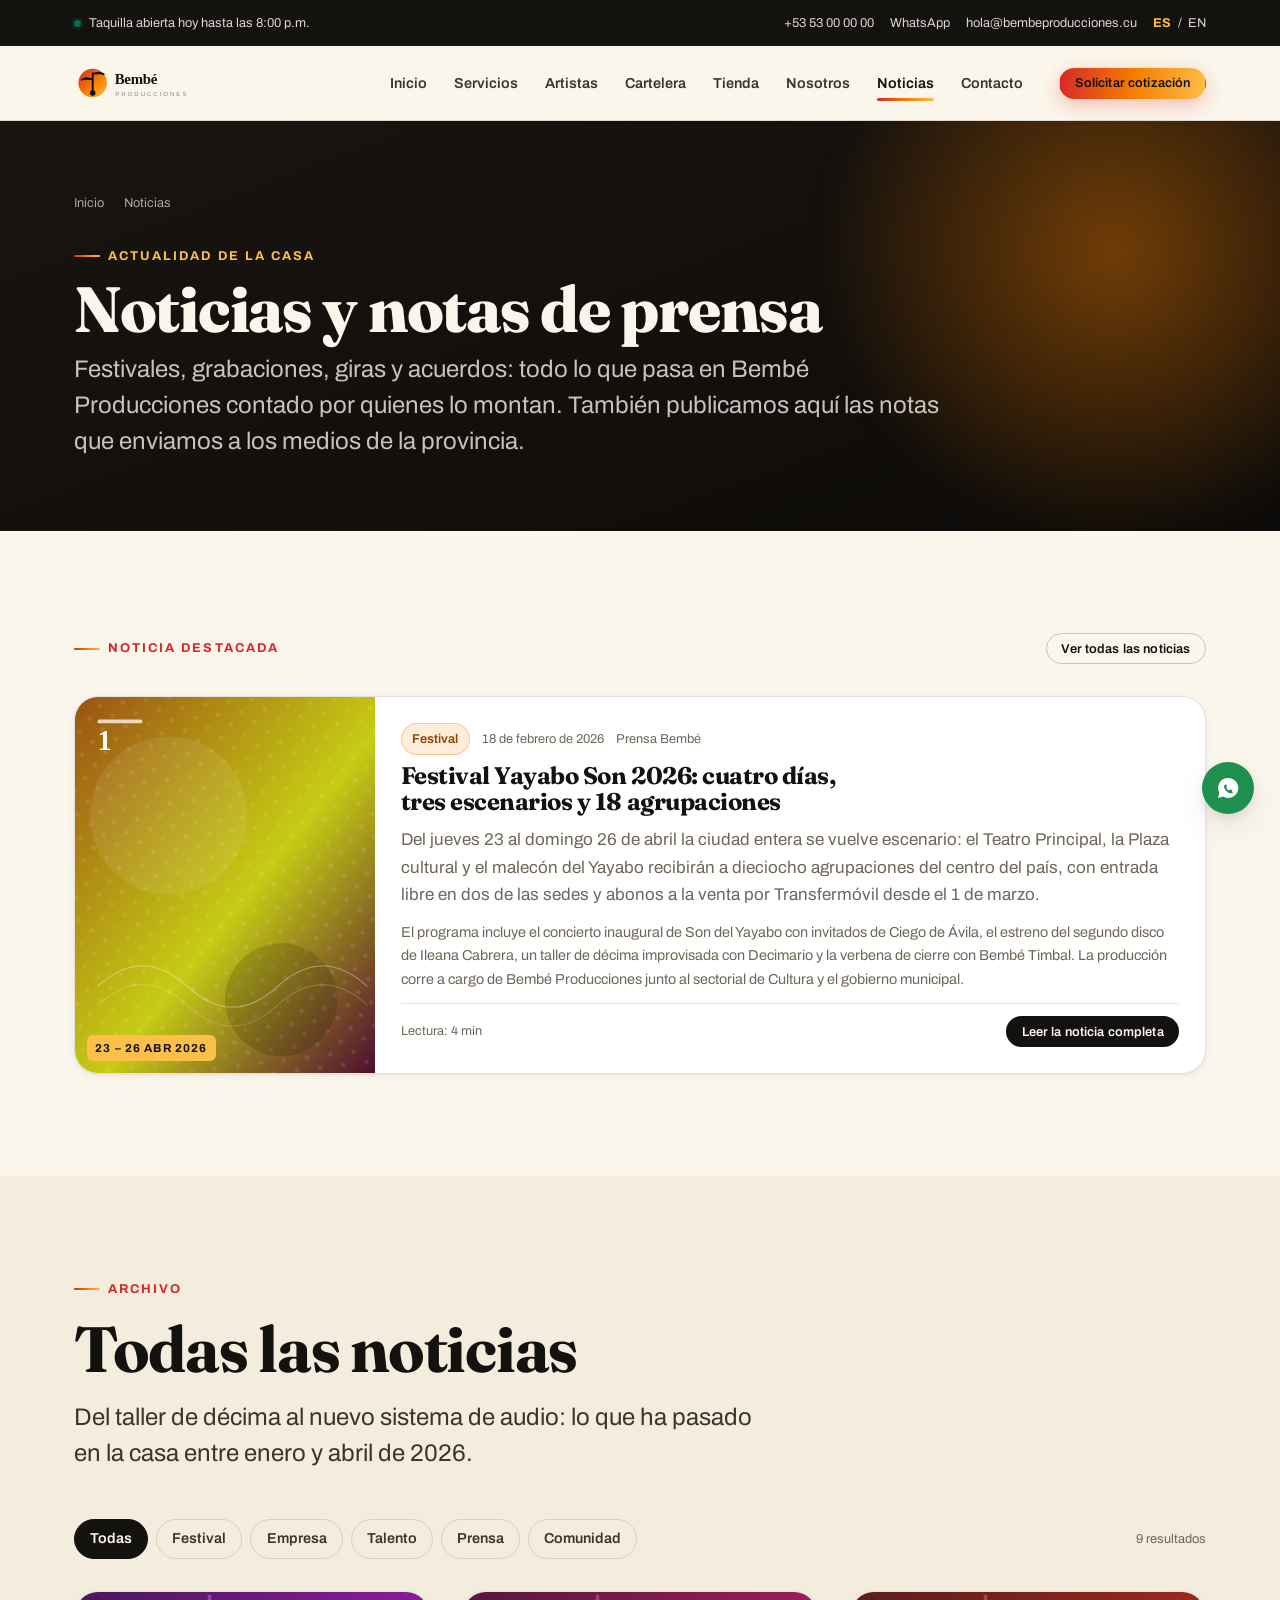
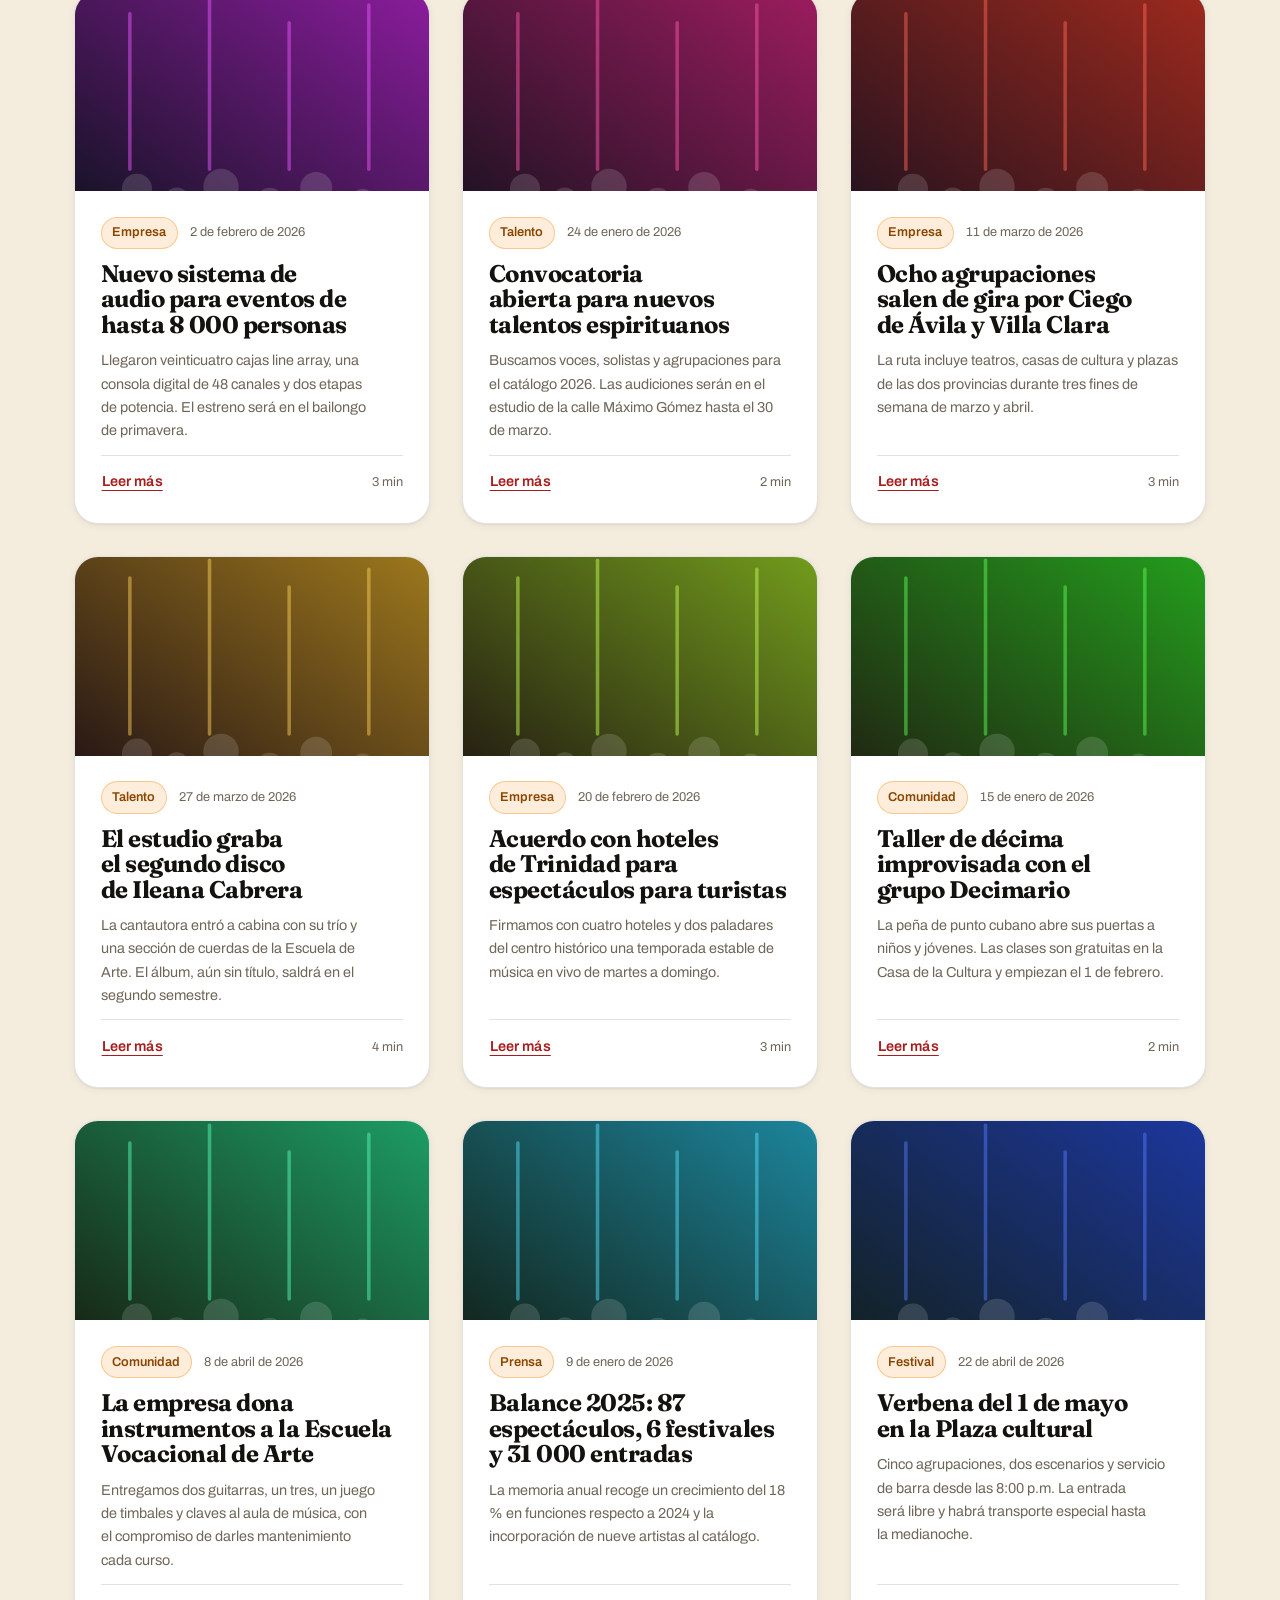
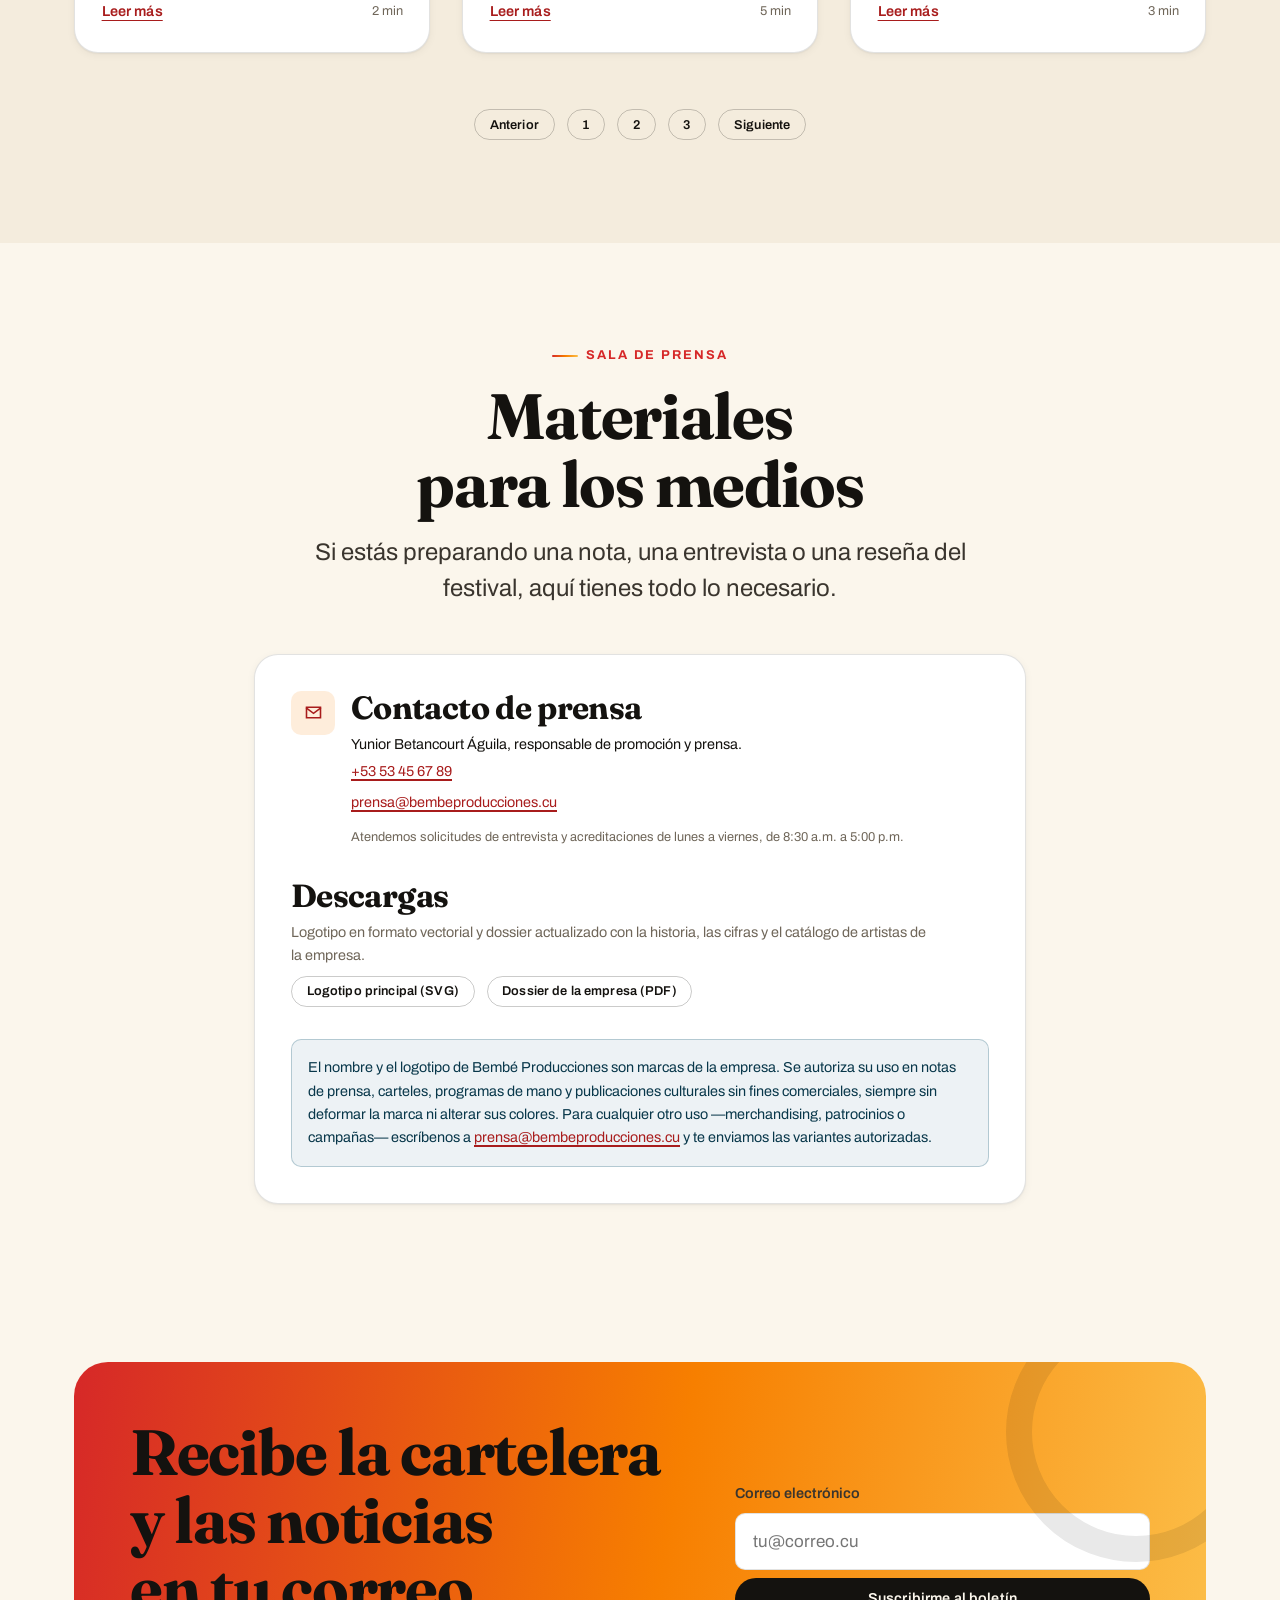
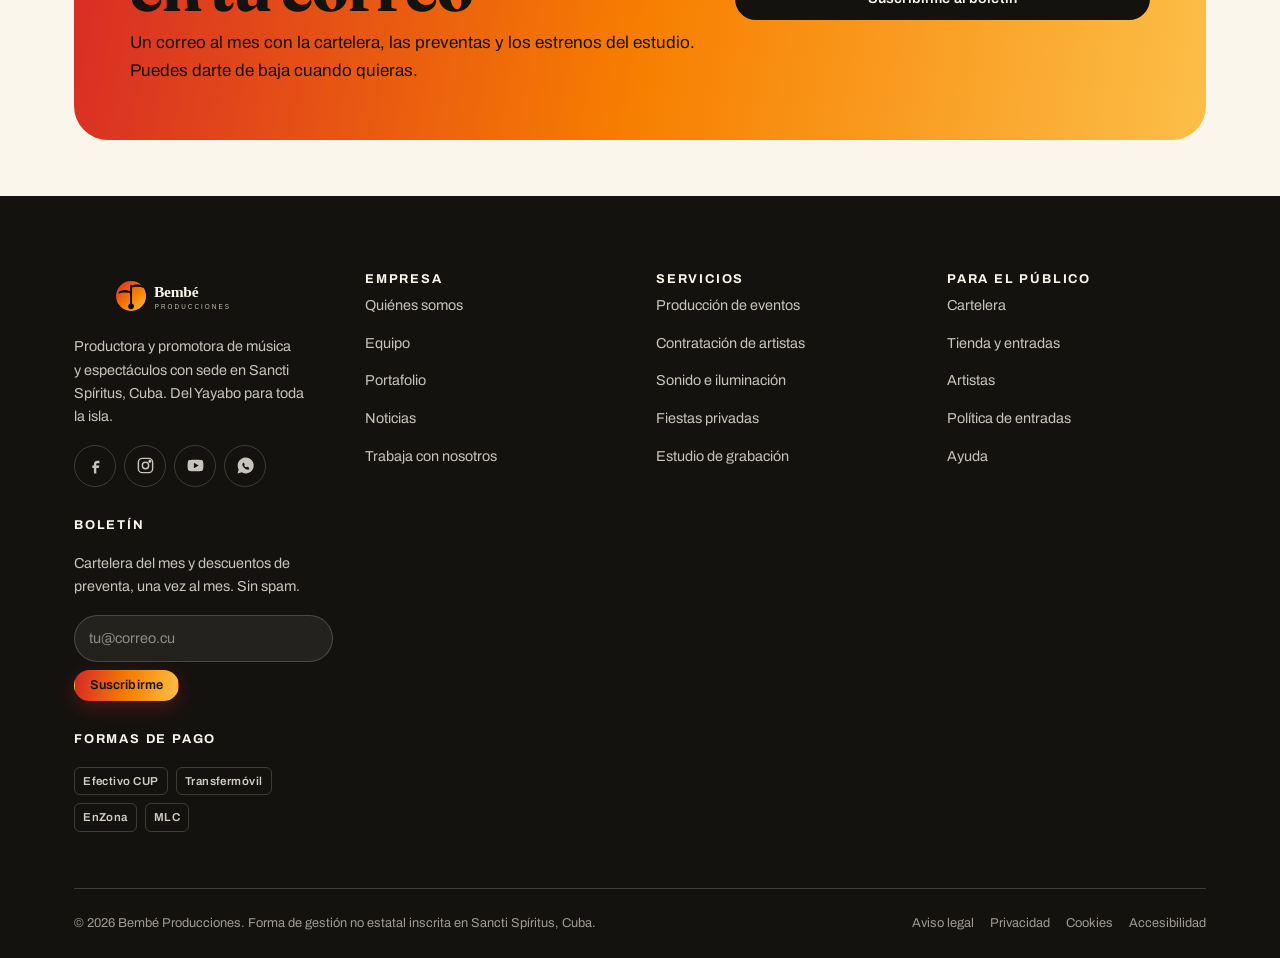
<file: noticias.html>
<!DOCTYPE html>
<html lang="es-CU">
<head>
<meta charset="utf-8">
<script>document.documentElement.classList.add('js');</script>
<meta name="viewport" content="width=device-width, initial-scale=1">
<title>Noticias y notas de prensa | Bembé Producciones</title>
<meta name="description" content="Actualidad de Bembé Producciones: el Festival Yayabo Son 2026, nuevos equipos de audio, giras, grabaciones, talleres de décima y la vida de la productora en Sancti Spíritus.">
<meta name="theme-color" content="#14120f">
<meta name="author" content="Bembé Producciones">
<link rel="canonical" href="https://bembeproducciones.cu/noticias.html">
<meta property="og:type" content="website">
<meta property="og:locale" content="es_CU">
<meta property="og:site_name" content="Bembé Producciones">
<meta property="og:title" content="Noticias y notas de prensa | Bembé Producciones">
<meta property="og:description" content="Festival Yayabo Son 2026, nuevo sistema de audio, giras y grabaciones: toda la actualidad de la productora espirituana.">
<meta property="og:image" content="assets/img/gal-2.svg">
<link rel="icon" href="assets/img/favicon.svg" type="image/svg+xml">
<link rel="apple-touch-icon" href="assets/img/favicon.svg">
<link rel="manifest" href="manifest.webmanifest">
<link rel="preconnect" href="https://fonts.googleapis.com">
<link rel="preconnect" href="https://fonts.gstatic.com" crossorigin>
<link href="https://fonts.googleapis.com/css2?family=Archivo:wght@400;500;600;700&family=Fraunces:ital,opsz,wght@0,9..144,400..900;1,9..144,400..700&family=IBM+Plex+Mono:wght@400;600&display=swap" rel="stylesheet">
<link rel="stylesheet" href="assets/css/styles.css">
<script type="application/ld+json">
{
  "@context": "https://schema.org",
  "@type": "LocalBusiness",
  "name": "Bembé Producciones",
  "description": "Productora y promotora de música y espectáculos en Sancti Spíritus, Cuba.",
  "url": "https://bembeproducciones.cu/",
  "telephone": "+53 53 00 00 00",
  "email": "hola@bembeproducciones.cu",
  "priceRange": "$$",
  "currenciesAccepted": "CUP, MLC",
  "paymentAccepted": "Efectivo, Transfermóvil, EnZona",
  "address": {
    "@type": "PostalAddress",
    "streetAddress": "Calle Independencia #123, e/ Máximo Gómez y Honorato",
    "addressLocality": "Sancti Spíritus",
    "addressRegion": "Sancti Spíritus",
    "postalCode": "60100",
    "addressCountry": "CU"
  },
  "geo": { "@type": "GeoCoordinates", "latitude": 21.9297, "longitude": -79.4425 },
  "areaServed": ["Sancti Spíritus", "Trinidad", "Ciego de Ávila", "Villa Clara"],
  "openingHoursSpecification": [{
    "@type": "OpeningHoursSpecification",
    "dayOfWeek": ["Monday","Tuesday","Wednesday","Thursday","Friday"],
    "opens": "08:30", "closes": "17:00"
  }]
}
</script>
</head>
<body>
<a class="skip-link" href="#main">Saltar al contenido principal</a>

<!-- ============================ BARRA SUPERIOR ============================ -->
<div class="topbar">
  <div class="container topbar__inner">
    <p class="topbar__aviso"><span class="punto punto--vivo" aria-hidden="true"></span> Taquilla abierta hoy hasta las 8:00 p.m.</p>
    <ul class="topbar__lista">
      <li><a href="tel:+5353000000">+53 53 00 00 00</a></li>
      <li><a href="https://wa.me/5353000000" target="_blank" rel="noopener">WhatsApp</a></li>
      <li><a href="mailto:hola@bembeproducciones.cu">hola@bembeproducciones.cu</a></li>
      <li class="topbar__idioma">
        <span aria-current="true">ES</span><span aria-hidden="true">/</span><a href="en/index.html" hreflang="en" lang="en">EN</a>
      </li>
    </ul>
  </div>
</div>

<!-- ================================ CABECERA ============================== -->
<header class="site-header">
  <div class="container site-header__inner">
    <a class="brand" href="index.html" aria-label="Bembé Producciones, ir al inicio">
      <img src="assets/img/logo-bembe.svg" alt="Bembé Producciones" width="320" height="80">
    </a>

    <button class="nav-toggle" type="button" aria-expanded="false" aria-controls="nav-principal" aria-label="Abrir menú de navegación">
      <span class="nav-toggle__barra" aria-hidden="true"></span>
      <span class="nav-toggle__barra" aria-hidden="true"></span>
      <span class="nav-toggle__barra" aria-hidden="true"></span>
    </button>

    <nav class="nav" id="nav-principal" aria-label="Navegación principal">
      <ul class="nav__lista">
        <li><a class="nav__enlace" href="index.html">Inicio</a></li>
        <li><a class="nav__enlace" href="servicios.html">Servicios</a></li>
        <li><a class="nav__enlace" href="artistas.html">Artistas</a></li>
        <li><a class="nav__enlace" href="eventos.html">Cartelera</a></li>
        <li><a class="nav__enlace" href="tienda.html">Tienda</a></li>
        <li><a class="nav__enlace" href="nosotros.html">Nosotros</a></li>
        <li><a class="nav__enlace" href="noticias.html">Noticias</a></li>
        <li><a class="nav__enlace" href="contacto.html">Contacto</a></li>
      </ul>
      <div class="nav__acciones">
        <a class="btn btn--primario btn--sm" href="contacto.html#cotizacion">Solicitar cotización</a>
      </div>
    </nav>
  </div>
</header>

<main id="main">

  <!-- =============================== PORTADA ============================= -->
  <section class="portada">
    <div class="container pila pila--amplia">
      <nav aria-label="Ruta de navegación">
        <ol class="migas migas--claro">
          <li><a href="index.html">Inicio</a></li>
          <li aria-current="page">Noticias</li>
        </ol>
      </nav>
      <div class="pila pila--ajustada">
        <span class="eyebrow eyebrow--claro">Actualidad de la casa</span>
        <h1>Noticias y notas de prensa</h1>
        <p class="lead">Festivales, grabaciones, giras y acuerdos: todo lo que pasa en Bembé Producciones contado por quienes lo montan. También publicamos aquí las notas que enviamos a los medios de la provincia.</p>
      </div>
    </div>
  </section>

  <!-- ========================== NOTICIA DESTACADA ======================== -->
  <section class="seccion" aria-label="Noticia destacada">
    <div class="container">
      <div class="fila fila--separada mb-6">
        <span class="eyebrow">Noticia destacada</span>
        <a class="btn btn--contorno btn--sm" href="#lista-noticias">Ver todas las noticias</a>
      </div>

      <article class="tarjeta evento revelar" id="nota-festival-yayabo-son-2026">
        <div class="tarjeta__media">
          <img src="assets/img/poster-son.svg" alt="Cartel del Festival Yayabo Son 2026, cuatro días y tres escenarios" width="800" height="1000" loading="lazy" decoding="async">
          <div class="tarjeta__media-etiquetas"><span class="badge badge--proximo">23 – 26 abr 2026</span></div>
        </div>
        <div class="tarjeta__cuerpo">
          <header class="pila pila--ajustada">
            <div class="tarjeta__meta">
              <span class="chip chip--marca">Festival</span>
              <time datetime="2026-02-18">18 de febrero de 2026</time>
              <span>Prensa Bembé</span>
            </div>
            <h2 class="tarjeta__titulo">Festival Yayabo Son 2026: cuatro días, tres escenarios y 18 agrupaciones</h2>
          </header>
          <p class="texto-suave">Del jueves 23 al domingo 26 de abril la ciudad entera se vuelve escenario: el Teatro Principal, la Plaza cultural y el malecón del Yayabo recibirán a dieciocho agrupaciones del centro del país, con entrada libre en dos de las sedes y abonos a la venta por Transfermóvil desde el 1 de marzo.</p>
          <p class="texto-suave texto-pequeno">El programa incluye el concierto inaugural de Son del Yayabo con invitados de Ciego de Ávila, el estreno del segundo disco de Ileana Cabrera, un taller de décima improvisada con Decimario y la verbena de cierre con Bembé Timbal. La producción corre a cargo de Bembé Producciones junto al sectorial de Cultura y el gobierno municipal.</p>
          <div class="tarjeta__pie">
            <span class="texto-mini texto-suave">Lectura: 4 min</span>
            <a class="btn btn--oscuro btn--sm" href="noticias.html#nota-festival-yayabo-son-2026">Leer la noticia completa</a>
          </div>
        </div>
      </article>
    </div>
  </section>

  <!-- ============================ LISTA DE NOTICIAS ====================== -->
  <section class="seccion seccion--alt" aria-labelledby="titulo-lista">
    <div class="container">
      <div class="cabecera-seccion">
        <span class="eyebrow">Archivo</span>
        <h2 id="titulo-lista">Todas las noticias</h2>
        <p class="lead">Del taller de décima al nuevo sistema de audio: lo que ha pasado en la casa entre enero y abril de 2026.</p>
      </div>

      <div class="fila fila--separada mb-6">
        <div class="filtros" data-filtros="#lista-noticias" data-contador-filtro="#filtro-noticias" role="group" aria-label="Filtrar noticias por categoría">
          <button class="filtro is-activo" type="button" data-filtro="todos" aria-pressed="true">Todas</button>
          <button class="filtro" type="button" data-filtro="festival" aria-pressed="false">Festival</button>
          <button class="filtro" type="button" data-filtro="empresa" aria-pressed="false">Empresa</button>
          <button class="filtro" type="button" data-filtro="talento" aria-pressed="false">Talento</button>
          <button class="filtro" type="button" data-filtro="prensa" aria-pressed="false">Prensa</button>
          <button class="filtro" type="button" data-filtro="comunidad" aria-pressed="false">Comunidad</button>
        </div>
        <p class="texto-mini texto-suave" id="filtro-noticias" role="status" aria-live="polite">9 resultados</p>
      </div>

      <div class="grid grid--3 grid--amplio" id="lista-noticias">

        <article class="tarjeta panel revelar" data-categoria="empresa" id="nota-nuevo-sistema-de-audio">
          <div class="tarjeta__media tarjeta__media--ancho">
            <img src="assets/img/gal-1.svg" alt="Escenario con el nuevo sistema de audio y luces montado en una plaza" width="800" height="600" loading="lazy" decoding="async">
          </div>
          <div class="tarjeta__cuerpo">
            <div class="tarjeta__meta">
              <span class="chip chip--marca">Empresa</span>
              <time datetime="2026-02-02">2 de febrero de 2026</time>
            </div>
            <h3 class="tarjeta__titulo"><a href="noticias.html#nota-nuevo-sistema-de-audio">Nuevo sistema de audio para eventos de hasta 8 000 personas</a></h3>
            <p class="texto-suave texto-pequeno">Llegaron veinticuatro cajas line array, una consola digital de 48 canales y dos etapas de potencia. El estreno será en el bailongo de primavera.</p>
            <div class="tarjeta__pie">
              <a class="btn btn--texto" href="noticias.html#nota-nuevo-sistema-de-audio">Leer más</a>
              <span class="texto-mini texto-suave">3 min</span>
            </div>
          </div>
        </article>

        <article class="tarjeta panel revelar" data-categoria="talento" id="nota-convocatoria-nuevos-talentos">
          <div class="tarjeta__media tarjeta__media--ancho">
            <img src="assets/img/gal-2.svg" alt="Jóvenes músicos espirituanos durante las audiciones de nuevos talentos" width="800" height="600" loading="lazy" decoding="async">
          </div>
          <div class="tarjeta__cuerpo">
            <div class="tarjeta__meta">
              <span class="chip chip--marca">Talento</span>
              <time datetime="2026-01-24">24 de enero de 2026</time>
            </div>
            <h3 class="tarjeta__titulo"><a href="noticias.html#nota-convocatoria-nuevos-talentos">Convocatoria abierta para nuevos talentos espirituanos</a></h3>
            <p class="texto-suave texto-pequeno">Buscamos voces, solistas y agrupaciones para el catálogo 2026. Las audiciones serán en el estudio de la calle Máximo Gómez hasta el 30 de marzo.</p>
            <div class="tarjeta__pie">
              <a class="btn btn--texto" href="noticias.html#nota-convocatoria-nuevos-talentos">Leer más</a>
              <span class="texto-mini texto-suave">2 min</span>
            </div>
          </div>
        </article>

        <article class="tarjeta panel revelar" data-categoria="empresa" id="nota-gira-ciego-avila-villa-clara">
          <div class="tarjeta__media tarjeta__media--ancho">
            <img src="assets/img/gal-3.svg" alt="Concierto de la gira por Ciego de Ávila y Villa Clara en un teatro provincial" width="800" height="600" loading="lazy" decoding="async">
          </div>
          <div class="tarjeta__cuerpo">
            <div class="tarjeta__meta">
              <span class="chip chip--marca">Empresa</span>
              <time datetime="2026-03-11">11 de marzo de 2026</time>
            </div>
            <h3 class="tarjeta__titulo"><a href="noticias.html#nota-gira-ciego-avila-villa-clara">Ocho agrupaciones salen de gira por Ciego de Ávila y Villa Clara</a></h3>
            <p class="texto-suave texto-pequeno">La ruta incluye teatros, casas de cultura y plazas de las dos provincias durante tres fines de semana de marzo y abril.</p>
            <div class="tarjeta__pie">
              <a class="btn btn--texto" href="noticias.html#nota-gira-ciego-avila-villa-clara">Leer más</a>
              <span class="texto-mini texto-suave">3 min</span>
            </div>
          </div>
        </article>

        <article class="tarjeta panel revelar" data-categoria="talento" id="nota-segundo-disco-ileana-cabrera">
          <div class="tarjeta__media tarjeta__media--ancho">
            <img src="assets/img/gal-4.svg" alt="Cabina del estudio de grabación durante la sesión del segundo disco de Ileana Cabrera" width="800" height="600" loading="lazy" decoding="async">
          </div>
          <div class="tarjeta__cuerpo">
            <div class="tarjeta__meta">
              <span class="chip chip--marca">Talento</span>
              <time datetime="2026-03-27">27 de marzo de 2026</time>
            </div>
            <h3 class="tarjeta__titulo"><a href="noticias.html#nota-segundo-disco-ileana-cabrera">El estudio graba el segundo disco de Ileana Cabrera</a></h3>
            <p class="texto-suave texto-pequeno">La cantautora entró a cabina con su trío y una sección de cuerdas de la Escuela de Arte. El álbum, aún sin título, saldrá en el segundo semestre.</p>
            <div class="tarjeta__pie">
              <a class="btn btn--texto" href="noticias.html#nota-segundo-disco-ileana-cabrera">Leer más</a>
              <span class="texto-mini texto-suave">4 min</span>
            </div>
          </div>
        </article>

        <article class="tarjeta panel revelar" data-categoria="empresa" id="nota-acuerdo-hoteles-trinidad">
          <div class="tarjeta__media tarjeta__media--ancho">
            <img src="assets/img/gal-5.svg" alt="Música en vivo en el patio de un hotel del centro histórico de Trinidad" width="800" height="600" loading="lazy" decoding="async">
          </div>
          <div class="tarjeta__cuerpo">
            <div class="tarjeta__meta">
              <span class="chip chip--marca">Empresa</span>
              <time datetime="2026-02-20">20 de febrero de 2026</time>
            </div>
            <h3 class="tarjeta__titulo"><a href="noticias.html#nota-acuerdo-hoteles-trinidad">Acuerdo con hoteles de Trinidad para espectáculos para turistas</a></h3>
            <p class="texto-suave texto-pequeno">Firmamos con cuatro hoteles y dos paladares del centro histórico una temporada estable de música en vivo de martes a domingo.</p>
            <div class="tarjeta__pie">
              <a class="btn btn--texto" href="noticias.html#nota-acuerdo-hoteles-trinidad">Leer más</a>
              <span class="texto-mini texto-suave">3 min</span>
            </div>
          </div>
        </article>

        <article class="tarjeta panel revelar" data-categoria="comunidad" id="nota-taller-decima-decimario">
          <div class="tarjeta__media tarjeta__media--ancho">
            <img src="assets/img/gal-6.svg" alt="Taller de décima improvisada con niños y jóvenes en la Casa de la Cultura" width="800" height="600" loading="lazy" decoding="async">
          </div>
          <div class="tarjeta__cuerpo">
            <div class="tarjeta__meta">
              <span class="chip chip--marca">Comunidad</span>
              <time datetime="2026-01-15">15 de enero de 2026</time>
            </div>
            <h3 class="tarjeta__titulo"><a href="noticias.html#nota-taller-decima-decimario">Taller de décima improvisada con el grupo Decimario</a></h3>
            <p class="texto-suave texto-pequeno">La peña de punto cubano abre sus puertas a niños y jóvenes. Las clases son gratuitas en la Casa de la Cultura y empiezan el 1 de febrero.</p>
            <div class="tarjeta__pie">
              <a class="btn btn--texto" href="noticias.html#nota-taller-decima-decimario">Leer más</a>
              <span class="texto-mini texto-suave">2 min</span>
            </div>
          </div>
        </article>

        <article class="tarjeta panel revelar" data-categoria="comunidad" id="nota-donacion-instrumentos-escuela-arte">
          <div class="tarjeta__media tarjeta__media--ancho">
            <img src="assets/img/gal-7.svg" alt="Instrumentos donados a los estudiantes de la Escuela Vocacional de Arte" width="800" height="600" loading="lazy" decoding="async">
          </div>
          <div class="tarjeta__cuerpo">
            <div class="tarjeta__meta">
              <span class="chip chip--marca">Comunidad</span>
              <time datetime="2026-04-08">8 de abril de 2026</time>
            </div>
            <h3 class="tarjeta__titulo"><a href="noticias.html#nota-donacion-instrumentos-escuela-arte">La empresa dona instrumentos a la Escuela Vocacional de Arte</a></h3>
            <p class="texto-suave texto-pequeno">Entregamos dos guitarras, un tres, un juego de timbales y claves al aula de música, con el compromiso de darles mantenimiento cada curso.</p>
            <div class="tarjeta__pie">
              <a class="btn btn--texto" href="noticias.html#nota-donacion-instrumentos-escuela-arte">Leer más</a>
              <span class="texto-mini texto-suave">2 min</span>
            </div>
          </div>
        </article>

        <article class="tarjeta panel revelar" data-categoria="prensa" id="nota-balance-2025">
          <div class="tarjeta__media tarjeta__media--ancho">
            <img src="assets/img/gal-8.svg" alt="Resumen gráfico del balance anual de espectáculos de la productora" width="800" height="600" loading="lazy" decoding="async">
          </div>
          <div class="tarjeta__cuerpo">
            <div class="tarjeta__meta">
              <span class="chip chip--marca">Prensa</span>
              <time datetime="2026-01-09">9 de enero de 2026</time>
            </div>
            <h3 class="tarjeta__titulo"><a href="noticias.html#nota-balance-2025">Balance 2025: 87 espectáculos, 6 festivales y 31 000 entradas</a></h3>
            <p class="texto-suave texto-pequeno">La memoria anual recoge un crecimiento del 18 % en funciones respecto a 2024 y la incorporación de nueve artistas al catálogo.</p>
            <div class="tarjeta__pie">
              <a class="btn btn--texto" href="noticias.html#nota-balance-2025">Leer más</a>
              <span class="texto-mini texto-suave">5 min</span>
            </div>
          </div>
        </article>

        <article class="tarjeta panel revelar" data-categoria="festival" id="nota-verbena-1-mayo-plaza-cultural">
          <div class="tarjeta__media tarjeta__media--ancho">
            <img src="assets/img/gal-9.svg" alt="Público reunido en la Plaza cultural durante la verbena del 1 de mayo" width="800" height="600" loading="lazy" decoding="async">
          </div>
          <div class="tarjeta__cuerpo">
            <div class="tarjeta__meta">
              <span class="chip chip--marca">Festival</span>
              <time datetime="2026-04-22">22 de abril de 2026</time>
            </div>
            <h3 class="tarjeta__titulo"><a href="noticias.html#nota-verbena-1-mayo-plaza-cultural">Verbena del 1 de mayo en la Plaza cultural</a></h3>
            <p class="texto-suave texto-pequeno">Cinco agrupaciones, dos escenarios y servicio de barra desde las 8:00 p.m. La entrada será libre y habrá transporte especial hasta la medianoche.</p>
            <div class="tarjeta__pie">
              <a class="btn btn--texto" href="noticias.html#nota-verbena-1-mayo-plaza-cultural">Leer más</a>
              <span class="texto-mini texto-suave">3 min</span>
            </div>
          </div>
        </article>

      </div>

      <nav class="fila fila--centrada mt-8" aria-label="Paginación de noticias">
        <span class="btn btn--contorno btn--sm" aria-disabled="true">Anterior</span>
        <span class="btn btn--contorno btn--sm" aria-current="page">1</span>
        <a class="btn btn--contorno btn--sm" href="noticias.html?pagina=2">2</a>
        <a class="btn btn--contorno btn--sm" href="noticias.html?pagina=3">3</a>
        <a class="btn btn--contorno btn--sm" href="noticias.html?pagina=2">Siguiente</a>
      </nav>
    </div>
  </section>

  <!-- ============================ SALA DE PRENSA ========================= -->
  <section class="seccion" aria-labelledby="titulo-prensa">
    <div class="container container--estrecho">
      <div class="cabecera-seccion cabecera-seccion--centrada">
        <span class="eyebrow">Sala de prensa</span>
        <h2 id="titulo-prensa">Materiales para los medios</h2>
        <p class="lead">Si estás preparando una nota, una entrevista o una reseña del festival, aquí tienes todo lo necesario.</p>
      </div>

      <div class="superficie pila pila--amplia">
        <div class="dato-contacto">
          <span class="dato-contacto__icono" aria-hidden="true">
            <svg viewBox="0 0 24 24" fill="none" stroke="currentColor" stroke-width="1.8" stroke-linecap="round"><path d="M4 6h16v12H4z"/><path d="m4 7 8 6 8-6"/></svg>
          </span>
          <div class="pila pila--ajustada">
            <h3>Contacto de prensa</h3>
            <p class="texto-pequeno">Yunior Betancourt Águila, responsable de promoción y prensa.<br>
              <a class="enlace" href="tel:+5353456789">+53 53 45 67 89</a><br>
              <a class="enlace" href="mailto:prensa@bembeproducciones.cu">prensa@bembeproducciones.cu</a></p>
            <p class="texto-mini texto-suave">Atendemos solicitudes de entrevista y acreditaciones de lunes a viernes, de 8:30 a.m. a 5:00 p.m.</p>
          </div>
        </div>

        <div class="pila pila--ajustada">
          <h3>Descargas</h3>
          <p class="texto-pequeno texto-suave">Logotipo en formato vectorial y dossier actualizado con la historia, las cifras y el catálogo de artistas de la empresa.</p>
          <div class="grupo-botones">
            <a class="btn btn--contorno btn--sm" href="assets/img/logo-bembe.svg" download>Logotipo principal (SVG)</a>
            <a class="btn btn--contorno btn--sm" href="assets/docs/dossier-bembeproducciones-2026.pdf" download>Dossier de la empresa (PDF)</a>
          </div>
        </div>

        <div class="aviso aviso--info">
          <p class="texto-pequeno">El nombre y el logotipo de Bembé Producciones son marcas de la empresa. Se autoriza su uso en notas de prensa, carteles, programas de mano y publicaciones culturales sin fines comerciales, siempre sin deformar la marca ni alterar sus colores. Para cualquier otro uso —merchandising, patrocinios o campañas— escríbenos a <a class="enlace" href="mailto:prensa@bembeproducciones.cu">prensa@bembeproducciones.cu</a> y te enviamos las variantes autorizadas.</p>
        </div>
      </div>
    </div>
  </section>

  <!-- ================================= CTA =============================== -->
  <section class="seccion seccion--compacta">
    <div class="container">
      <div class="banda-cta revelar">
        <div class="pila pila--ajustada">
          <h2>Recibe la cartelera y las noticias en tu correo</h2>
          <p>Un correo al mes con la cartelera, las preventas y los estrenos del estudio. Puedes darte de baja cuando quieras.</p>
        </div>
        <form class="pila pila--ajustada" data-formulario>
          <div class="campo">
            <label for="boletin-noticias">Correo electrónico</label>
            <input id="boletin-noticias" name="correo" type="email" required placeholder="tu@correo.cu" autocomplete="email">
          </div>
          <button class="btn btn--oscuro" type="submit">Suscribirme al boletín</button>
          <p class="texto-mini" data-respuesta hidden></p>
        </form>
      </div>
    </div>
  </section>

</main>

<!-- ================================= PIE ================================= -->
<footer class="site-footer">
  <div class="container">
    <div class="site-footer__rejilla">

      <div class="site-footer__marca">
        <img src="assets/img/logo-bembe-claro.svg" alt="Bembé Producciones" width="320" height="80">
        <p>Productora y promotora de música y espectáculos con sede en Sancti Spíritus, Cuba. Del Yayabo para toda la isla.</p>
        <div class="redes">
          <a href="https://facebook.com/" target="_blank" rel="noopener" aria-label="Facebook de Bembé Producciones">
            <svg viewBox="0 0 24 24" fill="currentColor" aria-hidden="true"><path d="M14 9h3V6h-3c-2.2 0-4 1.8-4 4v2H8v3h2v7h3v-7h3l1-3h-4v-2c0-.6.4-1 1-1Z"/></svg>
          </a>
          <a href="https://instagram.com/" target="_blank" rel="noopener" aria-label="Instagram de Bembé Producciones">
            <svg viewBox="0 0 24 24" fill="none" stroke="currentColor" stroke-width="1.8" aria-hidden="true"><rect x="3" y="3" width="18" height="18" rx="5"/><circle cx="12" cy="12" r="4"/><circle cx="17.5" cy="6.5" r="1" fill="currentColor"/></svg>
          </a>
          <a href="https://youtube.com/" target="_blank" rel="noopener" aria-label="YouTube de Bembé Producciones">
            <svg viewBox="0 0 24 24" fill="currentColor" aria-hidden="true"><path d="M21.6 7.2c-.2-1-1-1.8-2-2C17.8 4.8 12 4.8 12 4.8s-5.8 0-7.6.4c-1 .2-1.8 1-2 2C2 9 2 12 2 12s0 3 .4 4.8c.2 1 1 1.8 2 2 1.8.4 7.6.4 7.6.4s5.8 0 7.6-.4c1-.2 1.8-1 2-2 .4-1.8.4-4.8.4-4.8s0-3-.4-4.8ZM10 15.5v-7l6 3.5-6 3.5Z"/></svg>
          </a>
          <a href="https://wa.me/5353000000" target="_blank" rel="noopener" aria-label="WhatsApp de Bembé Producciones">
            <svg viewBox="0 0 24 24" fill="currentColor" aria-hidden="true"><path d="M12 2a10 10 0 0 0-8.6 15L2 22l5.2-1.4A10 10 0 1 0 12 2Zm5.3 14.1c-.2.6-1.3 1.2-1.8 1.2-.5.1-1 .1-1.7-.1-1.6-.5-3.6-2-4.9-4-.6-1-.9-1.9-.9-2.6 0-.7.4-1.4.7-1.7.2-.2.4-.3.6-.3h.5c.2 0 .4 0 .5.4l.7 1.6c.1.2 0 .4-.1.5l-.4.5c-.1.2-.2.3 0 .6.5.8 1.5 1.7 2.3 2.1.2.1.4.1.5 0l.6-.7c.2-.2.3-.2.5-.1l1.6.8c.3.2.3.3.3.5 0 .2 0 .8-.2 1.3Z"/></svg>
          </a>
        </div>
      </div>

      <nav aria-labelledby="pie-empresa">
        <h3 class="site-footer__titulo" id="pie-empresa">Empresa</h3>
        <ul class="site-footer__lista">
          <li><a href="nosotros.html">Quiénes somos</a></li>
          <li><a href="nosotros.html#equipo">Equipo</a></li>
          <li><a href="nosotros.html#portafolio">Portafolio</a></li>
          <li><a href="noticias.html">Noticias</a></li>
          <li><a href="contacto.html#trabaja">Trabaja con nosotros</a></li>
        </ul>
      </nav>

      <nav aria-labelledby="pie-servicios">
        <h3 class="site-footer__titulo" id="pie-servicios">Servicios</h3>
        <ul class="site-footer__lista">
          <li><a href="servicios.html#produccion">Producción de eventos</a></li>
          <li><a href="servicios.html#booking">Contratación de artistas</a></li>
          <li><a href="servicios.html#equipos">Sonido e iluminación</a></li>
          <li><a href="servicios.html#privados">Fiestas privadas</a></li>
          <li><a href="servicios.html#estudio">Estudio de grabación</a></li>
        </ul>
      </nav>

      <nav aria-labelledby="pie-publico">
        <h3 class="site-footer__titulo" id="pie-publico">Para el público</h3>
        <ul class="site-footer__lista">
          <li><a href="eventos.html">Cartelera</a></li>
          <li><a href="tienda.html">Tienda y entradas</a></li>
          <li><a href="artistas.html">Artistas</a></li>
          <li><a href="legal.html#entradas">Política de entradas</a></li>
          <li><a href="contacto.html#faq">Ayuda</a></li>
        </ul>
      </nav>

      <div class="pila">
        <h3 class="site-footer__titulo">Boletín</h3>
        <p class="texto-pequeno">Cartelera del mes y descuentos de preventa, una vez al mes. Sin spam.</p>
        <form class="boletin" data-formulario>
          <label class="sr-only" for="boletin-correo">Correo electrónico</label>
          <input id="boletin-correo" name="correo" type="email" required placeholder="tu@correo.cu" autocomplete="email">
          <button class="btn btn--primario btn--sm" type="submit">Suscribirme</button>
          <p class="texto-mini" data-respuesta hidden></p>
        </form>
        <div class="pila pila--ajustado mt-4">
          <h4 class="site-footer__titulo">Formas de pago</h4>
          <div class="pagos">
            <span>Efectivo CUP</span><span>Transfermóvil</span><span>EnZona</span><span>MLC</span>
          </div>
        </div>
      </div>

    </div>

    <div class="site-footer__legal">
      <p>© <span id="anio-actual">2026</span> Bembé Producciones. Forma de gestión no estatal inscrita en Sancti Spíritus, Cuba.</p>
      <nav aria-label="Enlaces legales">
        <a href="legal.html#aviso">Aviso legal</a>
        <a href="legal.html#privacidad">Privacidad</a>
        <a href="legal.html#cookies">Cookies</a>
        <a href="legal.html#accesibilidad">Accesibilidad</a>
      </nav>
    </div>
  </div>
</footer>

<!-- ============================== FLOTANTES ============================== -->
<div class="fab-grupo">
  <a class="fab fab--wa" href="https://wa.me/5353000000" target="_blank" rel="noopener" aria-label="Escribir por WhatsApp">
    <svg viewBox="0 0 24 24" fill="currentColor" aria-hidden="true"><path d="M12 2a10 10 0 0 0-8.6 15L2 22l5.2-1.4A10 10 0 1 0 12 2Zm5.3 14.1c-.2.6-1.3 1.2-1.8 1.2-.5.1-1 .1-1.7-.1-1.6-.5-3.6-2-4.9-4-.6-1-.9-1.9-.9-2.6 0-.7.4-1.4.7-1.7.2-.2.4-.3.6-.3h.5c.2 0 .4 0 .5.4l.7 1.6c.1.2 0 .4-.1.5l-.4.5c-.1.2-.2.3 0 .6.5.8 1.5 1.7 2.3 2.1.2.1.4.1.5 0l.6-.7c.2-.2.3-.2.5-.1l1.6.8c.3.2.3.3.3.5 0 .2 0 .8-.2 1.3Z"/></svg>
  </a>
  <button class="fab fab--arriba" type="button" aria-label="Volver arriba">
    <svg viewBox="0 0 24 24" fill="none" stroke="currentColor" stroke-width="2" stroke-linecap="round" aria-hidden="true"><path d="M12 19V5M5 12l7-7 7 7"/></svg>
  </button>
</div>

<script src="assets/js/main.js" defer></script>
</body>
</html>
</file>
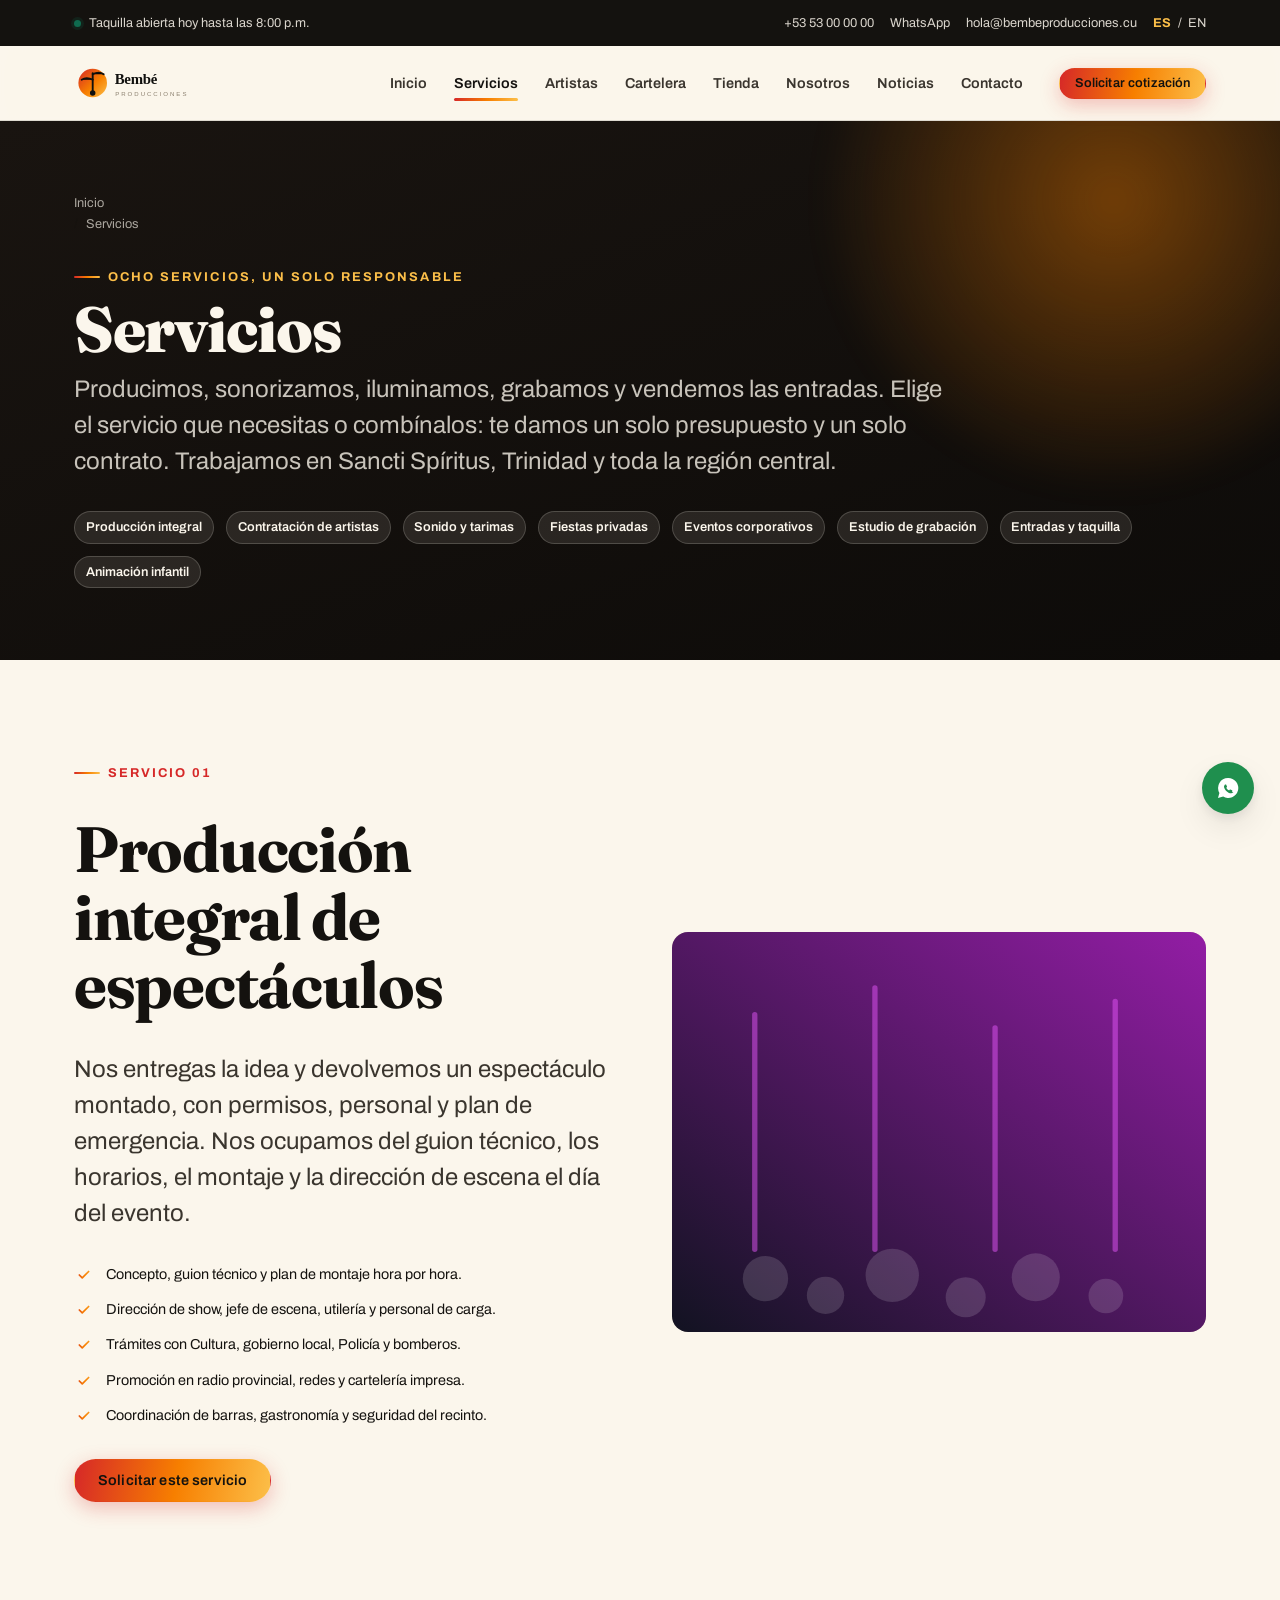
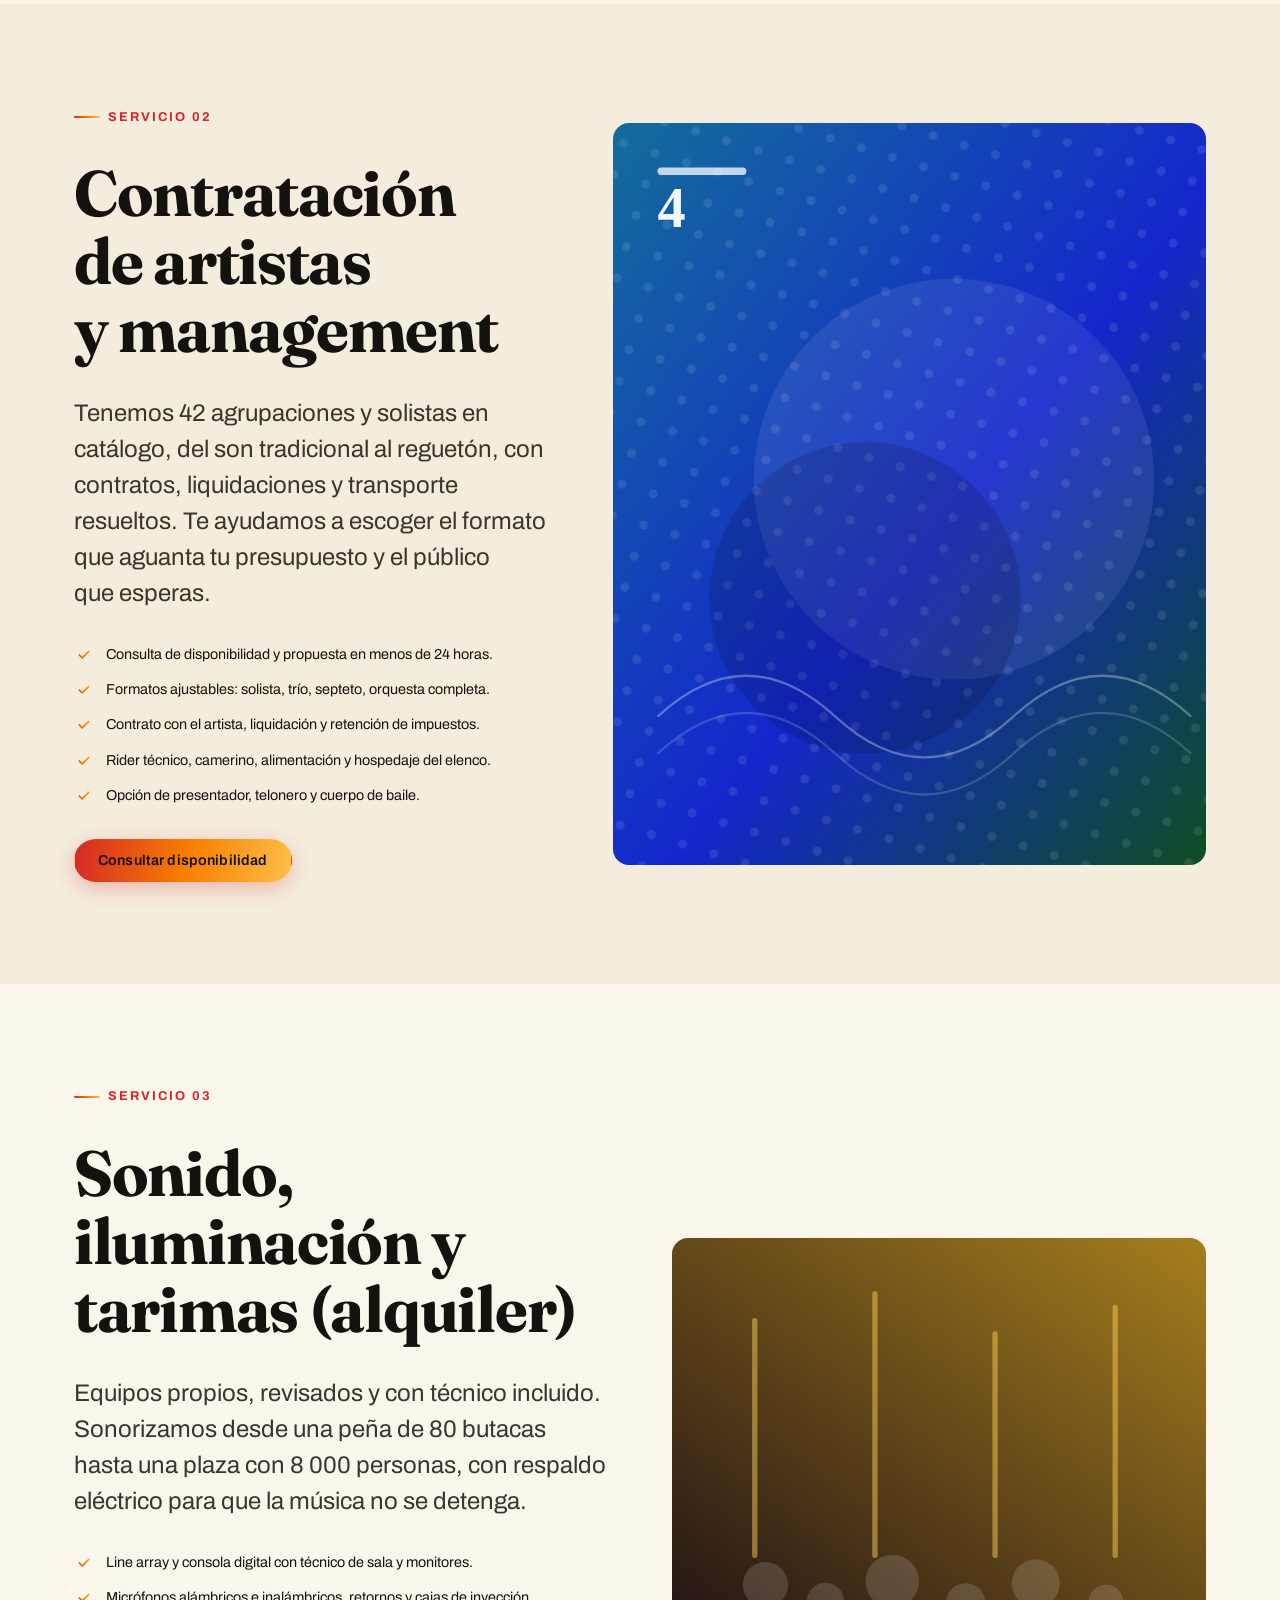
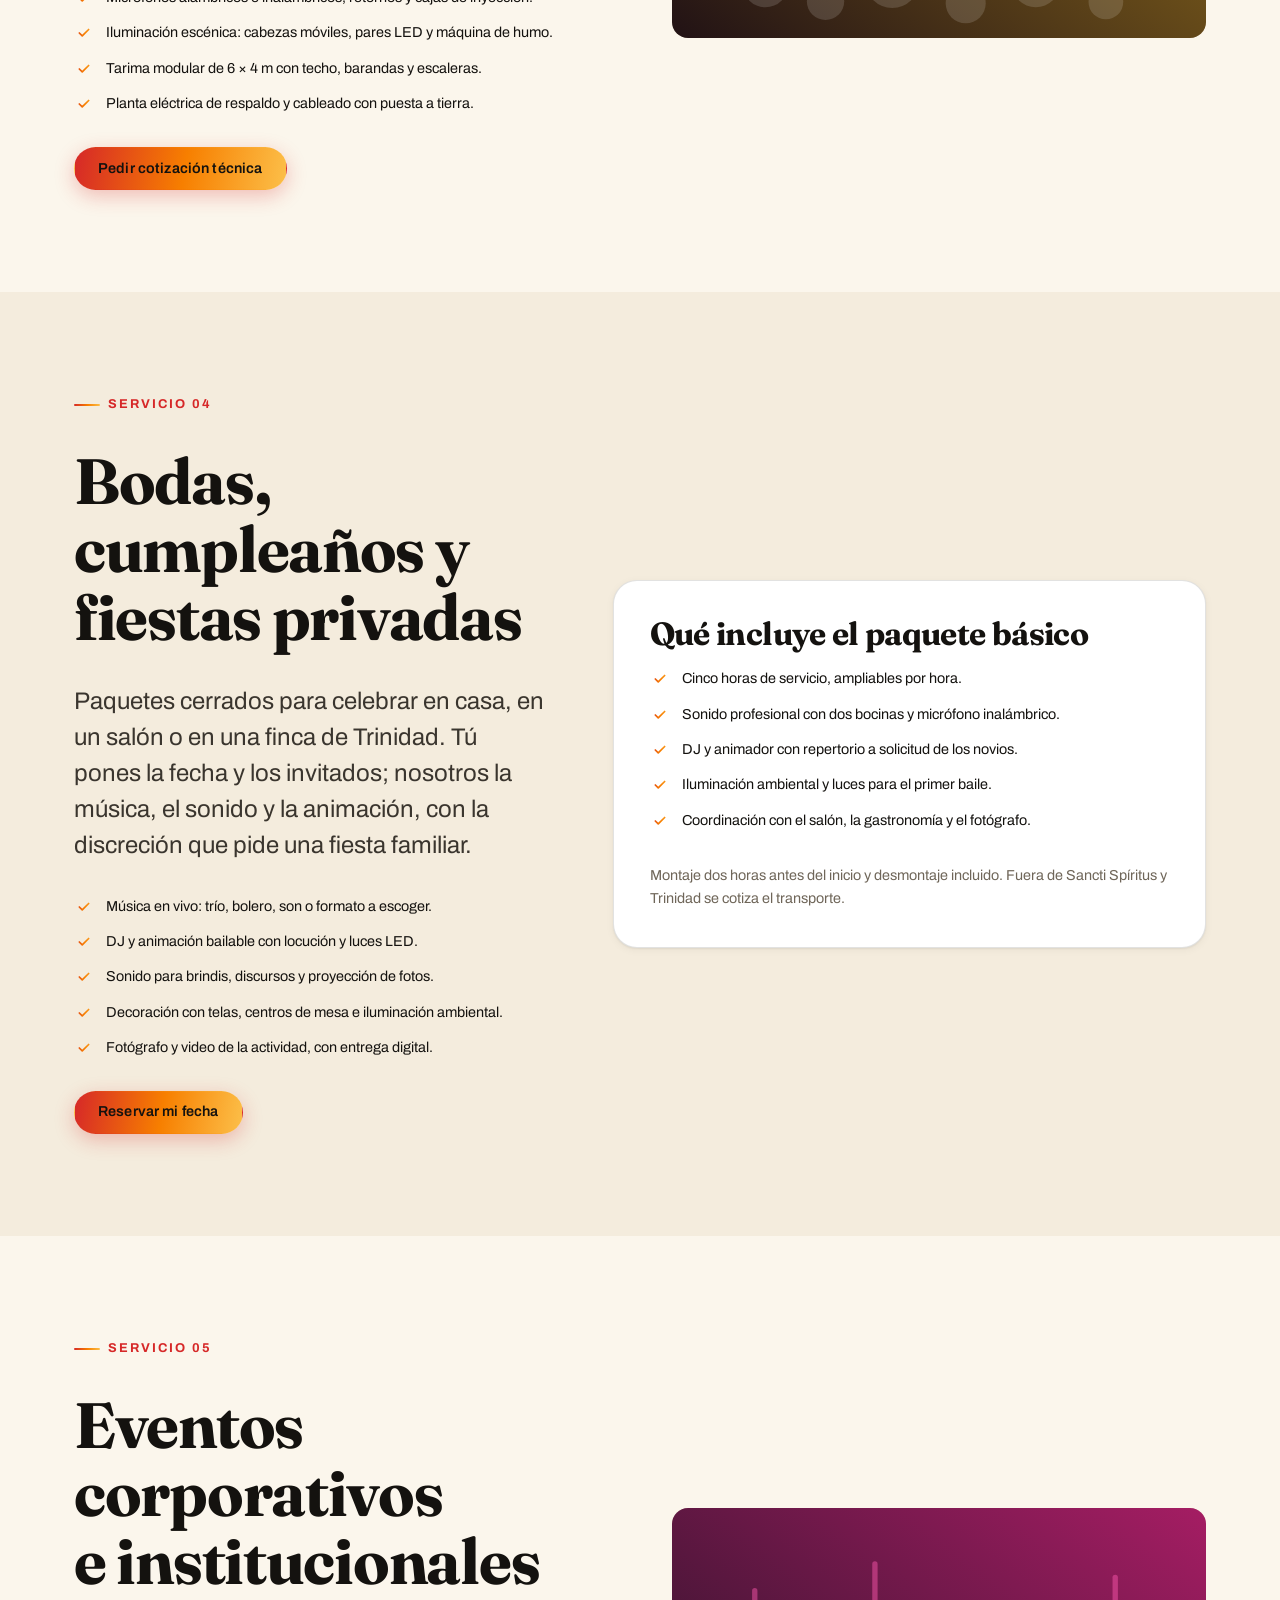
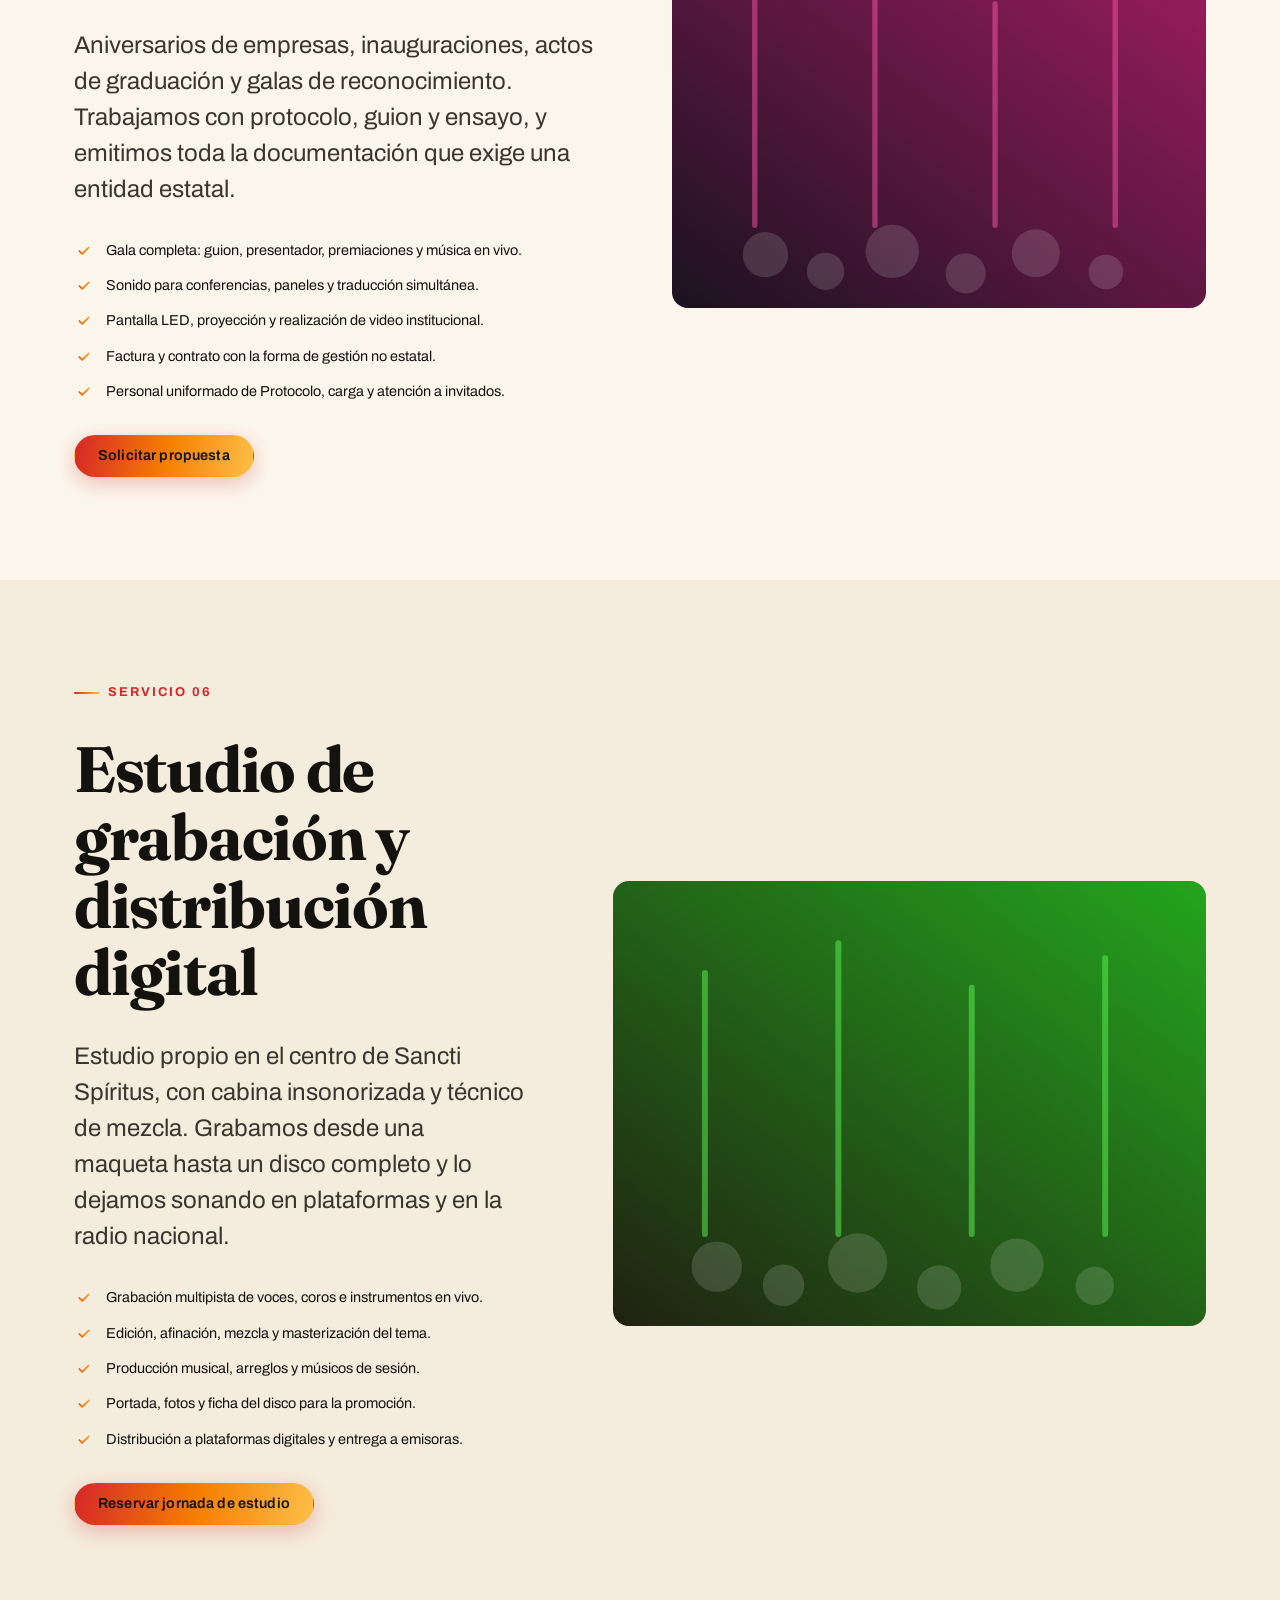
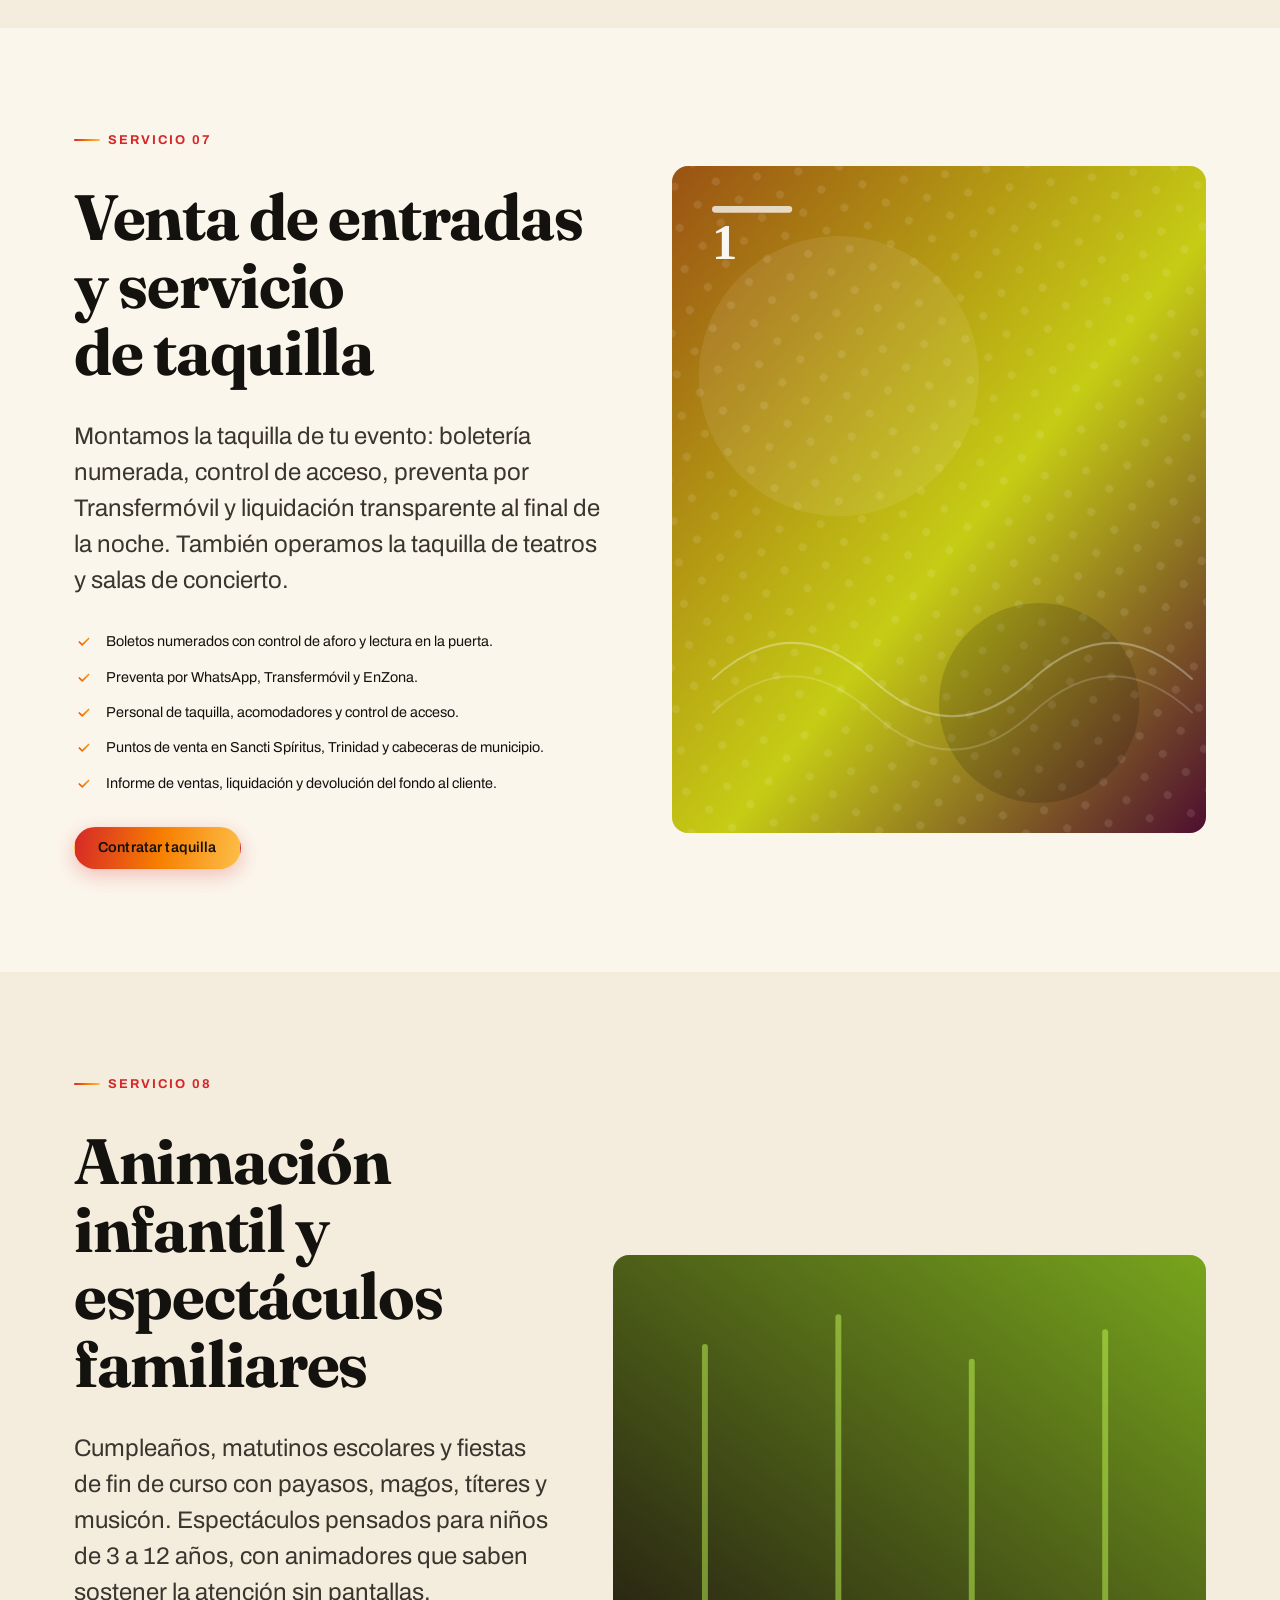
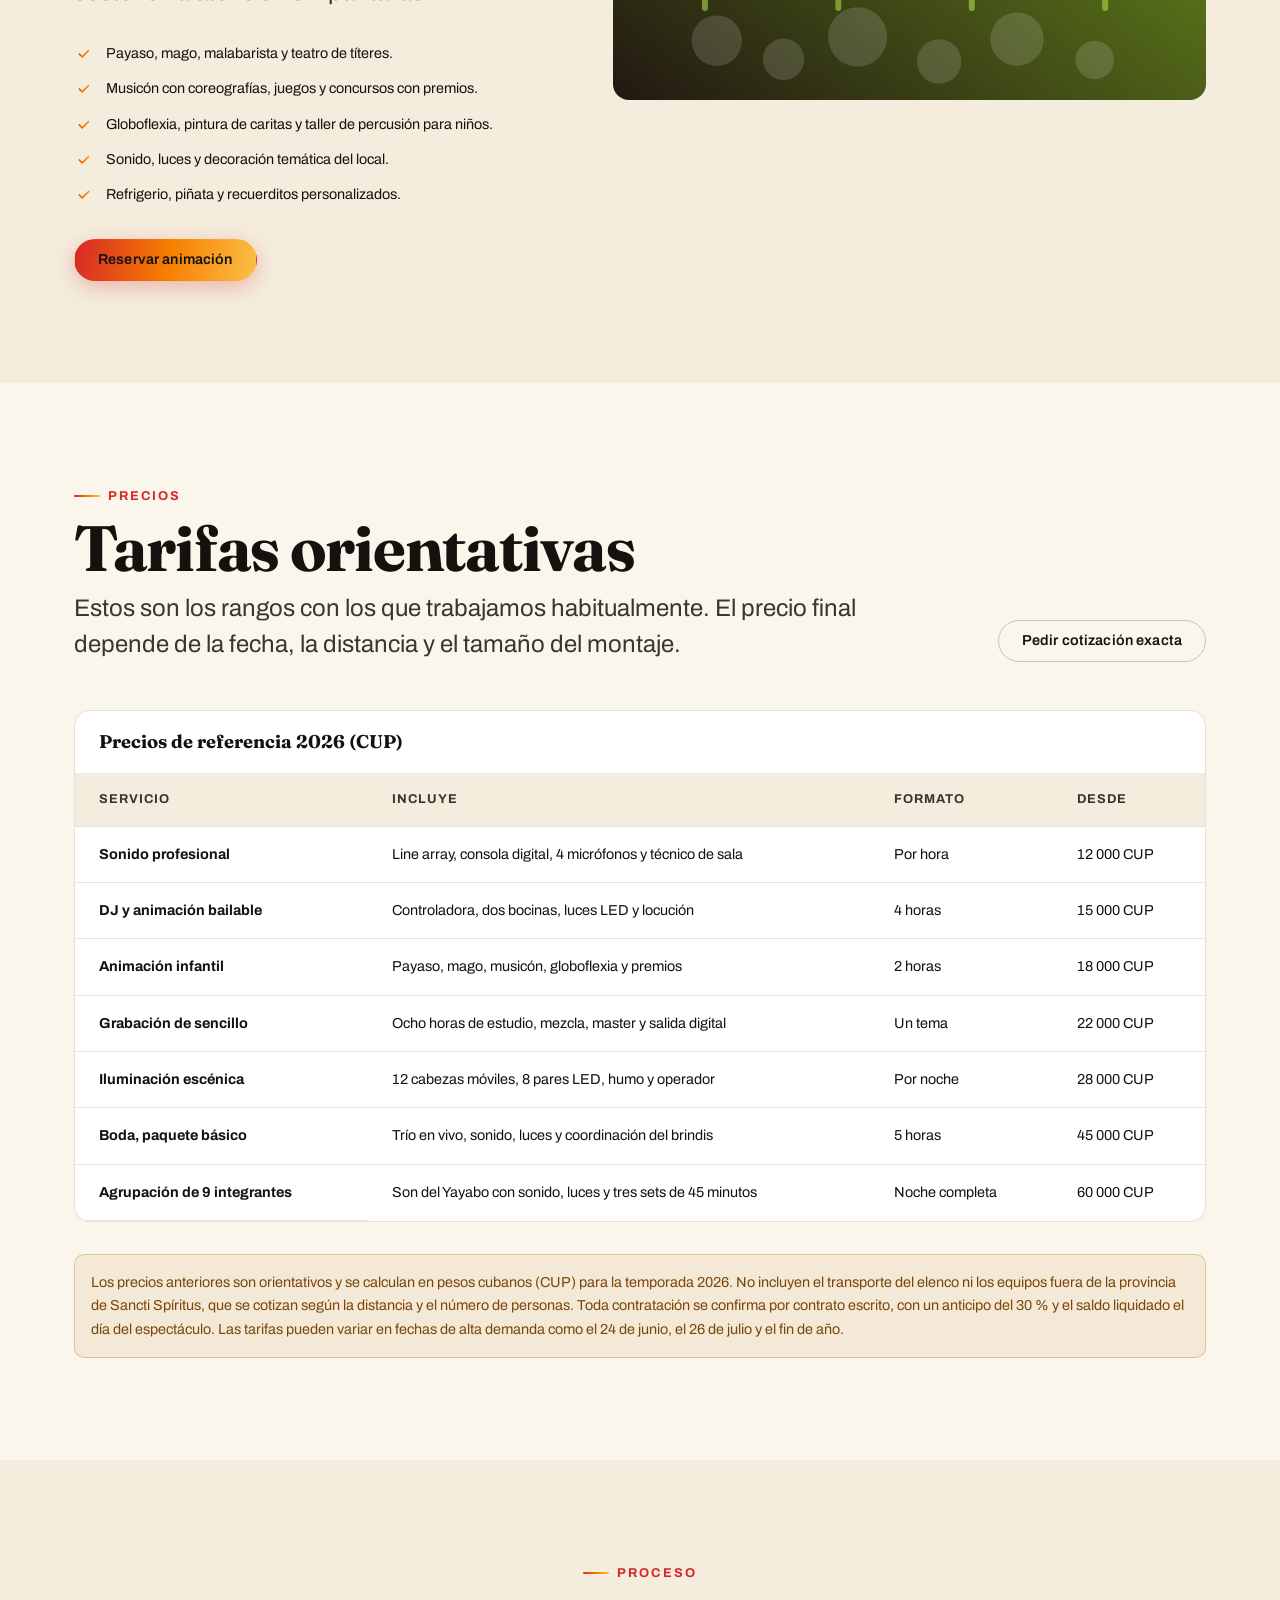
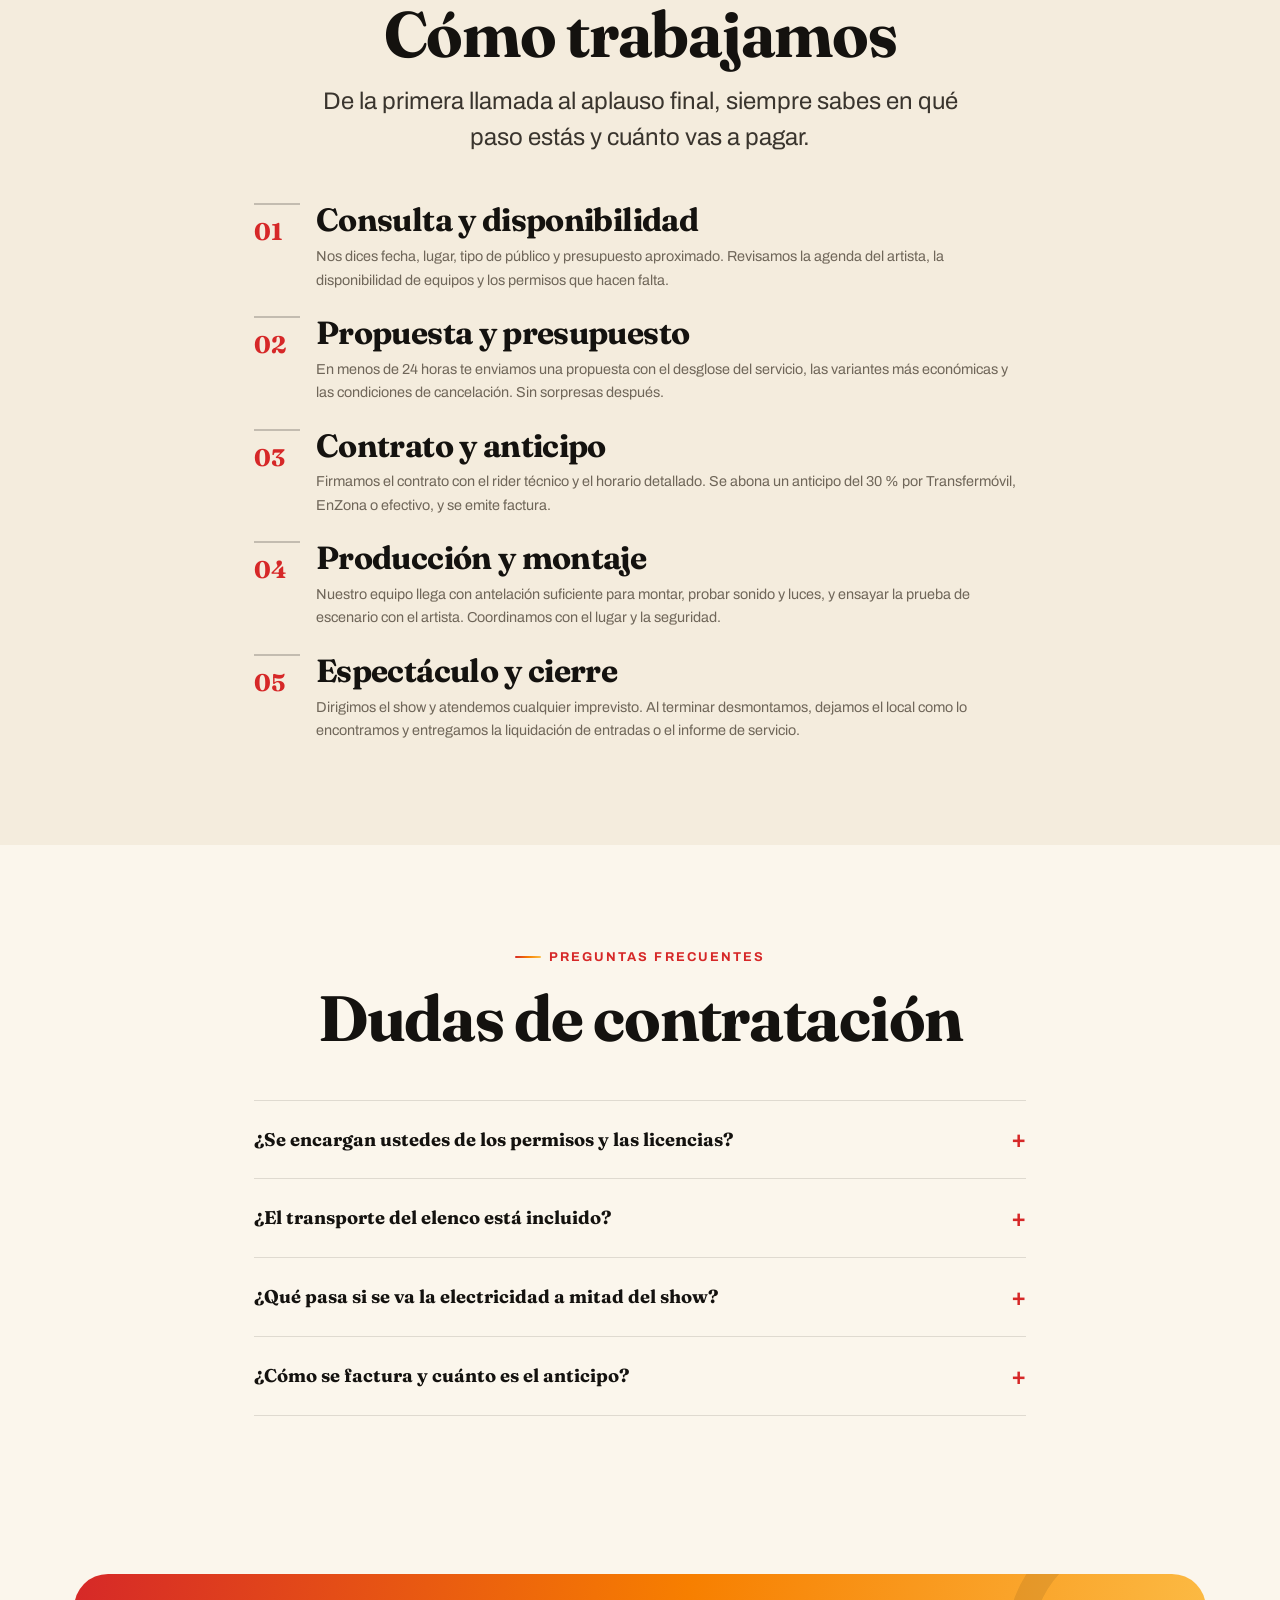
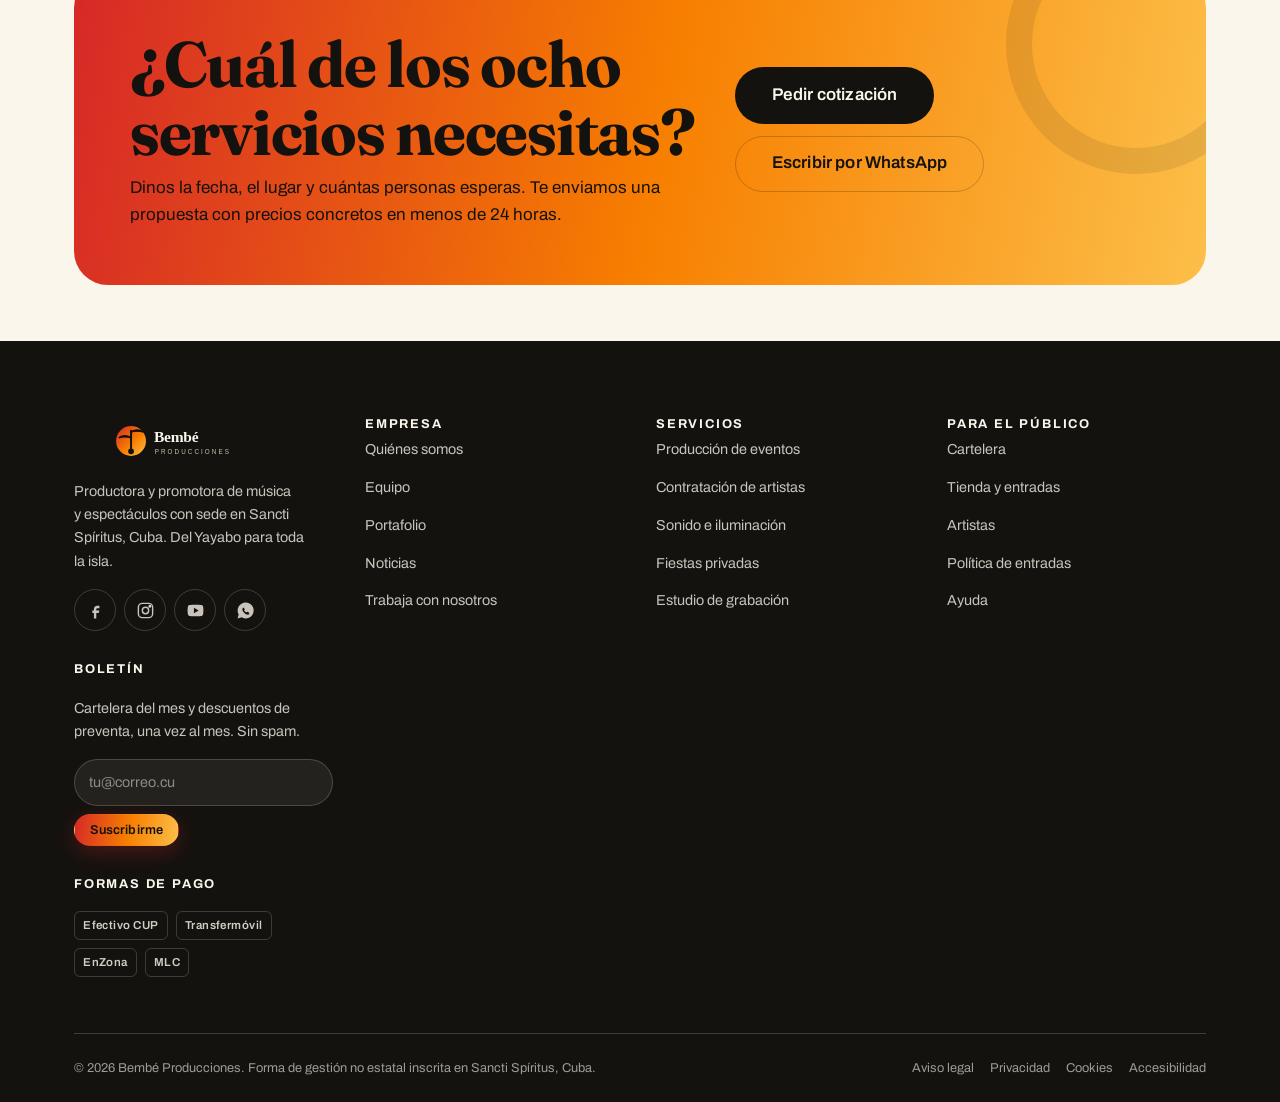
<file: servicios.html>
<!DOCTYPE html>
<html lang="es-CU">
<head>
<meta charset="utf-8">
<script>document.documentElement.classList.add('js');</script>
<meta name="viewport" content="width=device-width, initial-scale=1">
<title>Servicios | Producción de espectáculos y sonido — Bembé Producciones</title>
<meta name="description" content="Servicios de Bembé Producciones en Sancti Spíritus: producción integral de espectáculos, contratación de artistas, alquiler de sonido e iluminación, grabación, taquilla, bodas, eventos corporativos y animación infantil. Tarifas orientativas 2026.">
<meta name="theme-color" content="#14120f">
<meta name="author" content="Bembé Producciones">
<link rel="canonical" href="https://bembeproducciones.cu/servicios.html">
<meta property="og:type" content="website">
<meta property="og:locale" content="es_CU">
<meta property="og:site_name" content="Bembé Producciones">
<meta property="og:url" content="https://bembeproducciones.cu/servicios.html">
<meta property="og:title" content="Servicios de Bembé Producciones | Música, sonido y espectáculos">
<meta property="og:description" content="Ocho servicios llave en mano para montar tu espectáculo en Sancti Spíritus: producción, artistas, sonido, luces, estudio, taquilla y animación infantil.">
<meta property="og:image" content="assets/img/poster-son.svg">
<link rel="icon" href="assets/img/favicon.svg" type="image/svg+xml">
<link rel="apple-touch-icon" href="assets/img/favicon.svg">
<link rel="manifest" href="manifest.webmanifest">
<link rel="preconnect" href="https://fonts.googleapis.com">
<link rel="preconnect" href="https://fonts.gstatic.com" crossorigin>
<link href="https://fonts.googleapis.com/css2?family=Archivo:wght@400;500;600;700&family=Fraunces:ital,opsz,wght@0,9..144,400..900;1,9..144,400..700&family=IBM+Plex+Mono:wght@400;600&display=swap" rel="stylesheet">
<link rel="stylesheet" href="assets/css/styles.css">
<script type="application/ld+json">
{
  "@context": "https://schema.org",
  "@type": "LocalBusiness",
  "name": "Bembé Producciones",
  "description": "Productora y promotora de música y espectáculos en Sancti Spíritus, Cuba.",
  "url": "https://bembeproducciones.cu/",
  "telephone": "+53 53 00 00 00",
  "email": "hola@bembeproducciones.cu",
  "priceRange": "$$",
  "currenciesAccepted": "CUP, MLC",
  "paymentAccepted": "Efectivo, Transfermóvil, EnZona",
  "address": {
    "@type": "PostalAddress",
    "streetAddress": "Calle Independencia #123, e/ Máximo Gómez y Honorato",
    "addressLocality": "Sancti Spíritus",
    "addressRegion": "Sancti Spíritus",
    "postalCode": "60100",
    "addressCountry": "CU"
  },
  "geo": { "@type": "GeoCoordinates", "latitude": 21.9297, "longitude": -79.4425 },
  "areaServed": ["Sancti Spíritus", "Trinidad", "Ciego de Ávila", "Villa Clara"],
  "openingHoursSpecification": [{
    "@type": "OpeningHoursSpecification",
    "dayOfWeek": ["Monday","Tuesday","Wednesday","Thursday","Friday"],
    "opens": "08:30", "closes": "17:00"
  }]
}
</script>
</head>
<body>
<a class="skip-link" href="#main">Saltar al contenido principal</a>

<!-- ============================ BARRA SUPERIOR ============================ -->
<div class="topbar">
  <div class="container topbar__inner">
    <p class="topbar__aviso"><span class="punto punto--vivo" aria-hidden="true"></span> Taquilla abierta hoy hasta las 8:00 p.m.</p>
    <ul class="topbar__lista">
      <li><a href="tel:+5353000000">+53 53 00 00 00</a></li>
      <li><a href="https://wa.me/5353000000" target="_blank" rel="noopener">WhatsApp</a></li>
      <li><a href="mailto:hola@bembeproducciones.cu">hola@bembeproducciones.cu</a></li>
      <li class="topbar__idioma">
        <span aria-current="true">ES</span><span aria-hidden="true">/</span><a href="en/index.html" hreflang="en" lang="en">EN</a>
      </li>
    </ul>
  </div>
</div>

<!-- ================================ CABECERA ============================== -->
<header class="site-header">
  <div class="container site-header__inner">
    <a class="brand" href="index.html" aria-label="Bembé Producciones, ir al inicio">
      <img src="assets/img/logo-bembe.svg" alt="Bembé Producciones" width="320" height="80">
    </a>

    <button class="nav-toggle" type="button" aria-expanded="false" aria-controls="nav-principal" aria-label="Abrir menú de navegación">
      <span class="nav-toggle__barra" aria-hidden="true"></span>
      <span class="nav-toggle__barra" aria-hidden="true"></span>
      <span class="nav-toggle__barra" aria-hidden="true"></span>
    </button>

    <nav class="nav" id="nav-principal" aria-label="Navegación principal">
      <ul class="nav__lista">
        <li><a class="nav__enlace" href="index.html">Inicio</a></li>
        <li><a class="nav__enlace" href="servicios.html">Servicios</a></li>
        <li><a class="nav__enlace" href="artistas.html">Artistas</a></li>
        <li><a class="nav__enlace" href="eventos.html">Cartelera</a></li>
        <li><a class="nav__enlace" href="tienda.html">Tienda</a></li>
        <li><a class="nav__enlace" href="nosotros.html">Nosotros</a></li>
        <li><a class="nav__enlace" href="noticias.html">Noticias</a></li>
        <li><a class="nav__enlace" href="contacto.html">Contacto</a></li>
      </ul>
      <div class="nav__acciones">
        <a class="btn btn--primario btn--sm" href="contacto.html#cotizacion">Solicitar cotización</a>
      </div>
    </nav>
  </div>
</header>

<main id="main">

  <!-- =============================== PORTADA ============================== -->
  <section class="portada">
    <div class="container">
      <div class="pila pila--amplia">
        <nav class="migas migas--claro" aria-label="Ruta de navegación">
          <ul>
            <li><a href="index.html">Inicio</a></li>
            <li><span aria-current="page">Servicios</span></li>
          </ul>
        </nav>

        <div class="pila pila--ajustada">
          <span class="eyebrow eyebrow--claro">Ocho servicios, un solo responsable</span>
          <h1>Servicios</h1>
          <p class="lead">Producimos, sonorizamos, iluminamos, grabamos y vendemos las entradas. Elige el servicio que necesitas o combínalos: te damos un solo presupuesto y un solo contrato. Trabajamos en Sancti Spíritus, Trinidad y toda la región central.</p>
        </div>

        <nav class="fila" aria-label="Índice de servicios">
          <a class="chip chip--claro" href="#produccion">Producción integral</a>
          <a class="chip chip--claro" href="#booking">Contratación de artistas</a>
          <a class="chip chip--claro" href="#equipos">Sonido y tarimas</a>
          <a class="chip chip--claro" href="#privados">Fiestas privadas</a>
          <a class="chip chip--claro" href="#corporativos">Eventos corporativos</a>
          <a class="chip chip--claro" href="#estudio">Estudio de grabación</a>
          <a class="chip chip--claro" href="#entradas">Entradas y taquilla</a>
          <a class="chip chip--claro" href="#infantil">Animación infantil</a>
        </nav>
      </div>
    </div>
  </section>

  <!-- ========================= 01. PRODUCCIÓN ============================ -->
  <section class="seccion" id="produccion" aria-labelledby="titulo-produccion">
    <div class="container split">
      <div class="pila pila--amplia">
        <span class="eyebrow">Servicio 01</span>
        <h2 id="titulo-produccion">Producción integral de espectáculos</h2>
        <p class="lead">Nos entregas la idea y devolvemos un espectáculo montado, con permisos, personal y plan de emergencia. Nos ocupamos del guion técnico, los horarios, el montaje y la dirección de escena el día del evento.</p>
        <ul class="lista-ticks">
          <li>Concepto, guion técnico y plan de montaje hora por hora.</li>
          <li>Dirección de show, jefe de escena, utilería y personal de carga.</li>
          <li>Trámites con Cultura, gobierno local, Policía y bomberos.</li>
          <li>Promoción en radio provincial, redes y cartelería impresa.</li>
          <li>Coordinación de barras, gastronomía y seguridad del recinto.</li>
        </ul>
        <div class="grupo-botones">
          <button class="btn btn--primario" type="button" data-reservar="Producción integral de espectáculos">Solicitar este servicio</button>
        </div>
      </div>

      <div class="ratio ratio--4x3">
        <img src="assets/img/gal-1.svg" alt="Escenario iluminado durante un espectáculo producido por Bembé Producciones" width="800" height="600" loading="lazy" decoding="async">
      </div>
    </div>
  </section>

  <!-- =========================== 02. BOOKING ============================= -->
  <section class="seccion seccion--alt" id="booking" aria-labelledby="titulo-booking">
    <div class="container split split--40">
      <div class="pila pila--amplia">
        <span class="eyebrow">Servicio 02</span>
        <h2 id="titulo-booking">Contratación de artistas y management</h2>
        <p class="lead">Tenemos 42 agrupaciones y solistas en catálogo, del son tradicional al reguetón, con contratos, liquidaciones y transporte resueltos. Te ayudamos a escoger el formato que aguanta tu presupuesto y el público que esperas.</p>
        <ul class="lista-ticks">
          <li>Consulta de disponibilidad y propuesta en menos de 24 horas.</li>
          <li>Formatos ajustables: solista, trío, septeto, orquesta completa.</li>
          <li>Contrato con el artista, liquidación y retención de impuestos.</li>
          <li>Rider técnico, camerino, alimentación y hospedaje del elenco.</li>
          <li>Opción de presentador, telonero y cuerpo de baile.</li>
        </ul>
        <div class="grupo-botones">
          <button class="btn btn--primario" type="button" data-reservar="Contratación de artistas y management">Consultar disponibilidad</button>
        </div>
      </div>

      <div class="ratio ratio--cartel">
        <img src="assets/img/poster-timba.svg" alt="Cartel de presentación de una orquesta de timba del catálogo de Bembé Producciones" width="800" height="1000" loading="lazy" decoding="async">
      </div>
    </div>
  </section>

  <!-- =========================== 03. EQUIPOS ============================= -->
  <section class="seccion" id="equipos" aria-labelledby="titulo-equipos">
    <div class="container split">
      <div class="pila pila--amplia">
        <span class="eyebrow">Servicio 03</span>
        <h2 id="titulo-equipos">Sonido, iluminación y tarimas (alquiler)</h2>
        <p class="lead">Equipos propios, revisados y con técnico incluido. Sonorizamos desde una peña de 80 butacas hasta una plaza con 8 000 personas, con respaldo eléctrico para que la música no se detenga.</p>
        <ul class="lista-ticks">
          <li>Line array y consola digital con técnico de sala y monitores.</li>
          <li>Micrófonos alámbricos e inalámbricos, retornos y cajas de inyección.</li>
          <li>Iluminación escénica: cabezas móviles, pares LED y máquina de humo.</li>
          <li>Tarima modular de 6 × 4 m con techo, barandas y escaleras.</li>
          <li>Planta eléctrica de respaldo y cableado con puesta a tierra.</li>
        </ul>
        <div class="grupo-botones">
          <button class="btn btn--primario" type="button" data-reservar="Alquiler de sonido, iluminación y tarimas">Pedir cotización técnica</button>
        </div>
      </div>

      <div class="ratio ratio--4x3">
        <img src="assets/img/gal-4.svg" alt="Montaje de sonido e iluminación antes de un espectáculo en Sancti Spíritus" width="800" height="600" loading="lazy" decoding="async">
      </div>
    </div>
  </section>

  <!-- ========================== 04. PRIVADOS ============================= -->
  <section class="seccion seccion--alt" id="privados" aria-labelledby="titulo-privados">
    <div class="container split split--40">
      <div class="pila pila--amplia">
        <span class="eyebrow">Servicio 04</span>
        <h2 id="titulo-privados">Bodas, cumpleaños y fiestas privadas</h2>
        <p class="lead">Paquetes cerrados para celebrar en casa, en un salón o en una finca de Trinidad. Tú pones la fecha y los invitados; nosotros la música, el sonido y la animación, con la discreción que pide una fiesta familiar.</p>
        <ul class="lista-ticks">
          <li>Música en vivo: trío, bolero, son o formato a escoger.</li>
          <li>DJ y animación bailable con locución y luces LED.</li>
          <li>Sonido para brindis, discursos y proyección de fotos.</li>
          <li>Decoración con telas, centros de mesa e iluminación ambiental.</li>
          <li>Fotógrafo y video de la actividad, con entrega digital.</li>
        </ul>
        <div class="grupo-botones">
          <button class="btn btn--primario" type="button" data-reservar="Bodas, cumpleaños y fiestas privadas">Reservar mi fecha</button>
        </div>
      </div>

      <div class="superficie">
        <h3 class="mb-4">Qué incluye el paquete básico</h3>
        <ul class="lista-ticks">
          <li>Cinco horas de servicio, ampliables por hora.</li>
          <li>Sonido profesional con dos bocinas y micrófono inalámbrico.</li>
          <li>DJ y animador con repertorio a solicitud de los novios.</li>
          <li>Iluminación ambiental y luces para el primer baile.</li>
          <li>Coordinación con el salón, la gastronomía y el fotógrafo.</li>
        </ul>
        <p class="texto-pequeno texto-suave mt-6">Montaje dos horas antes del inicio y desmontaje incluido. Fuera de Sancti Spíritus y Trinidad se cotiza el transporte.</p>
      </div>
    </div>
  </section>

  <!-- ======================== 05. CORPORATIVOS =========================== -->
  <section class="seccion" id="corporativos" aria-labelledby="titulo-corporativos">
    <div class="container split">
      <div class="pila pila--amplia">
        <span class="eyebrow">Servicio 05</span>
        <h2 id="titulo-corporativos">Eventos corporativos e institucionales</h2>
        <p class="lead">Aniversarios de empresas, inauguraciones, actos de graduación y galas de reconocimiento. Trabajamos con protocolo, guion y ensayo, y emitimos toda la documentación que exige una entidad estatal.</p>
        <ul class="lista-ticks">
          <li>Gala completa: guion, presentador, premiaciones y música en vivo.</li>
          <li>Sonido para conferencias, paneles y traducción simultánea.</li>
          <li>Pantalla LED, proyección y realización de video institucional.</li>
          <li>Factura y contrato con la forma de gestión no estatal.</li>
          <li>Personal uniformado de Protocolo, carga y atención a invitados.</li>
        </ul>
        <div class="grupo-botones">
          <button class="btn btn--primario" type="button" data-reservar="Eventos corporativos e institucionales">Solicitar propuesta</button>
        </div>
      </div>

      <div class="ratio ratio--4x3">
        <img src="assets/img/gal-2.svg" alt="Público de pie durante la gala de aniversario de una empresa en la Plaza cultural" width="800" height="600" loading="lazy" decoding="async">
      </div>
    </div>
  </section>

  <!-- =========================== 06. ESTUDIO ============================= -->
  <section class="seccion seccion--alt" id="estudio" aria-labelledby="titulo-estudio">
    <div class="container split split--40">
      <div class="pila pila--amplia">
        <span class="eyebrow">Servicio 06</span>
        <h2 id="titulo-estudio">Estudio de grabación y distribución digital</h2>
        <p class="lead">Estudio propio en el centro de Sancti Spíritus, con cabina insonorizada y técnico de mezcla. Grabamos desde una maqueta hasta un disco completo y lo dejamos sonando en plataformas y en la radio nacional.</p>
        <ul class="lista-ticks">
          <li>Grabación multipista de voces, coros e instrumentos en vivo.</li>
          <li>Edición, afinación, mezcla y masterización del tema.</li>
          <li>Producción musical, arreglos y músicos de sesión.</li>
          <li>Portada, fotos y ficha del disco para la promoción.</li>
          <li>Distribución a plataformas digitales y entrega a emisoras.</li>
        </ul>
        <div class="grupo-botones">
          <button class="btn btn--primario" type="button" data-reservar="Estudio de grabación y distribución digital">Reservar jornada de estudio</button>
        </div>
      </div>

      <div class="ratio ratio--4x3">
        <img src="assets/img/gal-6.svg" alt="Cabina del estudio de grabación de Bembé Producciones con consola y micrófonos" width="800" height="600" loading="lazy" decoding="async">
      </div>
    </div>
  </section>

  <!-- =========================== 07. ENTRADAS ============================ -->
  <section class="seccion" id="entradas" aria-labelledby="titulo-entradas">
    <div class="container split">
      <div class="pila pila--amplia">
        <span class="eyebrow">Servicio 07</span>
        <h2 id="titulo-entradas">Venta de entradas y servicio de taquilla</h2>
        <p class="lead">Montamos la taquilla de tu evento: boletería numerada, control de acceso, preventa por Transfermóvil y liquidación transparente al final de la noche. También operamos la taquilla de teatros y salas de concierto.</p>
        <ul class="lista-ticks">
          <li>Boletos numerados con control de aforo y lectura en la puerta.</li>
          <li>Preventa por WhatsApp, Transfermóvil y EnZona.</li>
          <li>Personal de taquilla, acomodadores y control de acceso.</li>
          <li>Puntos de venta en Sancti Spíritus, Trinidad y cabeceras de municipio.</li>
          <li>Informe de ventas, liquidación y devolución del fondo al cliente.</li>
        </ul>
        <div class="grupo-botones">
          <button class="btn btn--primario" type="button" data-reservar="Servicio de taquilla y venta de entradas">Contratar taquilla</button>
        </div>
      </div>

      <div class="ratio ratio--cartel">
        <img src="assets/img/poster-son.svg" alt="Cartel de concierto con la información de venta de entradas en taquilla" width="800" height="1000" loading="lazy" decoding="async">
      </div>
    </div>
  </section>

  <!-- =========================== 08. INFANTIL ============================ -->
  <section class="seccion seccion--alt" id="infantil" aria-labelledby="titulo-infantil">
    <div class="container split split--40">
      <div class="pila pila--amplia">
        <span class="eyebrow">Servicio 08</span>
        <h2 id="titulo-infantil">Animación infantil y espectáculos familiares</h2>
        <p class="lead">Cumpleaños, matutinos escolares y fiestas de fin de curso con payasos, magos, títeres y musicón. Espectáculos pensados para niños de 3 a 12 años, con animadores que saben sostener la atención sin pantallas.</p>
        <ul class="lista-ticks">
          <li>Payaso, mago, malabarista y teatro de títeres.</li>
          <li>Musicón con coreografías, juegos y concursos con premios.</li>
          <li>Globoflexia, pintura de caritas y taller de percusión para niños.</li>
          <li>Sonido, luces y decoración temática del local.</li>
          <li>Refrigerio, piñata y recuerditos personalizados.</li>
        </ul>
        <div class="grupo-botones">
          <button class="btn btn--primario" type="button" data-reservar="Animación infantil y espectáculos familiares">Reservar animación</button>
        </div>
      </div>

      <div class="ratio ratio--4x3">
        <img src="assets/img/gal-5.svg" alt="Niños y familias disfrutando de un espectáculo infantil en el parque de la ciudad" width="800" height="600" loading="lazy" decoding="async">
      </div>
    </div>
  </section>

  <!-- ============================ TARIFAS ================================ -->
  <section class="seccion" aria-labelledby="titulo-tarifas">
    <div class="container">
      <div class="cabecera-seccion cabecera-seccion--separada">
        <div class="pila pila--ajustada">
          <span class="eyebrow">Precios</span>
          <h2 id="titulo-tarifas">Tarifas orientativas</h2>
          <p class="lead">Estos son los rangos con los que trabajamos habitualmente. El precio final depende de la fecha, la distancia y el tamaño del montaje.</p>
        </div>
        <a class="btn btn--contorno" href="contacto.html#cotizacion">Pedir cotización exacta</a>
      </div>

      <div class="tabla-envoltura">
        <table class="tabla">
          <caption>Precios de referencia 2026 (CUP)</caption>
          <thead>
            <tr>
              <th scope="col">Servicio</th>
              <th scope="col">Incluye</th>
              <th scope="col">Formato</th>
              <th scope="col">Desde</th>
            </tr>
          </thead>
          <tbody>
            <tr>
              <th scope="row">Sonido profesional</th>
              <td>Line array, consola digital, 4 micrófonos y técnico de sala</td>
              <td>Por hora</td>
              <td>12 000 CUP</td>
            </tr>
            <tr>
              <th scope="row">DJ y animación bailable</th>
              <td>Controladora, dos bocinas, luces LED y locución</td>
              <td>4 horas</td>
              <td>15 000 CUP</td>
            </tr>
            <tr>
              <th scope="row">Animación infantil</th>
              <td>Payaso, mago, musicón, globoflexia y premios</td>
              <td>2 horas</td>
              <td>18 000 CUP</td>
            </tr>
            <tr>
              <th scope="row">Grabación de sencillo</th>
              <td>Ocho horas de estudio, mezcla, master y salida digital</td>
              <td>Un tema</td>
              <td>22 000 CUP</td>
            </tr>
            <tr>
              <th scope="row">Iluminación escénica</th>
              <td>12 cabezas móviles, 8 pares LED, humo y operador</td>
              <td>Por noche</td>
              <td>28 000 CUP</td>
            </tr>
            <tr>
              <th scope="row">Boda, paquete básico</th>
              <td>Trío en vivo, sonido, luces y coordinación del brindis</td>
              <td>5 horas</td>
              <td>45 000 CUP</td>
            </tr>
            <tr>
              <th scope="row">Agrupación de 9 integrantes</th>
              <td>Son del Yayabo con sonido, luces y tres sets de 45 minutos</td>
              <td>Noche completa</td>
              <td>60 000 CUP</td>
            </tr>
          </tbody>
        </table>
      </div>

      <div class="aviso aviso--alerta mt-6">
        <p>Los precios anteriores son orientativos y se calculan en pesos cubanos (CUP) para la temporada 2026. No incluyen el transporte del elenco ni los equipos fuera de la provincia de Sancti Spíritus, que se cotizan según la distancia y el número de personas. Toda contratación se confirma por contrato escrito, con un anticipo del 30 % y el saldo liquidado el día del espectáculo. Las tarifas pueden variar en fechas de alta demanda como el 24 de junio, el 26 de julio y el fin de año.</p>
      </div>
    </div>
  </section>

  <!-- ========================= CÓMO TRABAJAMOS =========================== -->
  <section class="seccion seccion--alt" aria-labelledby="titulo-proceso">
    <div class="container container--estrecho">
      <div class="cabecera-seccion cabecera-seccion--centrada">
        <span class="eyebrow">Proceso</span>
        <h2 id="titulo-proceso">Cómo trabajamos</h2>
        <p class="lead">De la primera llamada al aplauso final, siempre sabes en qué paso estás y cuánto vas a pagar.</p>
      </div>

      <ol class="lista-numerada">
        <li>
          <div class="pila pila--ajustada">
            <h3>Consulta y disponibilidad</h3>
            <p class="texto-suave texto-pequeno">Nos dices fecha, lugar, tipo de público y presupuesto aproximado. Revisamos la agenda del artista, la disponibilidad de equipos y los permisos que hacen falta.</p>
          </div>
        </li>
        <li>
          <div class="pila pila--ajustada">
            <h3>Propuesta y presupuesto</h3>
            <p class="texto-suave texto-pequeno">En menos de 24 horas te enviamos una propuesta con el desglose del servicio, las variantes más económicas y las condiciones de cancelación. Sin sorpresas después.</p>
          </div>
        </li>
        <li>
          <div class="pila pila--ajustada">
            <h3>Contrato y anticipo</h3>
            <p class="texto-suave texto-pequeno">Firmamos el contrato con el rider técnico y el horario detallado. Se abona un anticipo del 30 % por Transfermóvil, EnZona o efectivo, y se emite factura.</p>
          </div>
        </li>
        <li>
          <div class="pila pila--ajustada">
            <h3>Producción y montaje</h3>
            <p class="texto-suave texto-pequeno">Nuestro equipo llega con antelación suficiente para montar, probar sonido y luces, y ensayar la prueba de escenario con el artista. Coordinamos con el lugar y la seguridad.</p>
          </div>
        </li>
        <li>
          <div class="pila pila--ajustada">
            <h3>Espectáculo y cierre</h3>
            <p class="texto-suave texto-pequeno">Dirigimos el show y atendemos cualquier imprevisto. Al terminar desmontamos, dejamos el local como lo encontramos y entregamos la liquidación de entradas o el informe de servicio.</p>
          </div>
        </li>
      </ol>
    </div>
  </section>

  <!-- ============================== FAQ ================================== -->
  <section class="seccion" aria-labelledby="titulo-faq-servicios">
    <div class="container container--estrecho">
      <div class="cabecera-seccion cabecera-seccion--centrada">
        <span class="eyebrow">Preguntas frecuentes</span>
        <h2 id="titulo-faq-servicios">Dudas de contratación</h2>
      </div>

      <div class="acordeon">
        <details class="acordeon__item">
          <summary>¿Se encargan ustedes de los permisos y las licencias?</summary>
          <div class="acordeon__contenido">
            <p>Sí. Gestionamos el permiso de espectáculo público ante la Dirección Provincial de Cultura, la autorización del consejo de la administración municipal, el permiso de la Policía y la revisión de bomberos cuando el evento lo exige. Si tu entidad ya cuenta con alguno de ellos, lo integramos al expediente. Estos trámites están incluidos en el precio del servicio de producción.</p>
          </div>
        </details>

        <details class="acordeon__item">
          <summary>¿El transporte del elenco está incluido?</summary>
          <div class="acordeon__contenido">
            <p>Dentro de Sancti Spíritus y Trinidad el traslado del elenco y de los equipos está incluido en los paquetes con montaje propio. Fuera de la provincia se cotiza aparte: tenemos ómnibus y camión de carga contratados, y el importe depende de la distancia, el número de integrantes y si hay que pernoctar. El hospedaje y la alimentación del elenco también se presupuestan por separado.</p>
          </div>
        </details>

        <details class="acordeon__item">
          <summary>¿Qué pasa si se va la electricidad a mitad del show?</summary>
          <div class="acordeon__contenido">
            <p>Todo montaje que lo requiera lleva planta eléctrica de respaldo de 15 kW, cableado con puesta a tierra y un técnico pendiente del consumo. Si el lugar no permite ubicar la planta, llevamos sistema de alimentación ininterrumpida para consola, micrófonos y luces de emergencia. El cambio de línea se hace en menos de un minuto, sin que el público lo note.</p>
          </div>
        </details>

        <details class="acordeon__item">
          <summary>¿Cómo se factura y cuánto es el anticipo?</summary>
          <div class="acordeon__contenido">
            <p>Emitimos contrato y factura como forma de gestión no estatal, con todos los datos fiscales del cliente. El anticipo es del 30 % del importe total y se abona al firmar; el saldo se liquida el mismo día del espectáculo, antes del inicio. Aceptamos efectivo en CUP, Transfermóvil y EnZona, y para agencias y clientes extranjeros se puede facturar en MLC o EUR.</p>
          </div>
        </details>
      </div>
    </div>
  </section>

  <!-- =============================== CTA ================================= -->
  <section class="seccion seccion--compacta">
    <div class="container">
      <div class="banda-cta revelar">
        <div class="pila pila--ajustada">
          <h2>¿Cuál de los ocho servicios necesitas?</h2>
          <p>Dinos la fecha, el lugar y cuántas personas esperas. Te enviamos una propuesta con precios concretos en menos de 24 horas.</p>
        </div>
        <div class="grupo-botones">
          <a class="btn btn--oscuro btn--lg" href="contacto.html#cotizacion">Pedir cotización</a>
          <a class="btn btn--contorno btn--lg" href="https://wa.me/5353000000" target="_blank" rel="noopener">Escribir por WhatsApp</a>
        </div>
      </div>
    </div>
  </section>

</main>

<!-- ================================= PIE ================================= -->
<footer class="site-footer">
  <div class="container">
    <div class="site-footer__rejilla">

      <div class="site-footer__marca">
        <img src="assets/img/logo-bembe-claro.svg" alt="Bembé Producciones" width="320" height="80">
        <p>Productora y promotora de música y espectáculos con sede en Sancti Spíritus, Cuba. Del Yayabo para toda la isla.</p>
        <div class="redes">
          <a href="https://facebook.com/" target="_blank" rel="noopener" aria-label="Facebook de Bembé Producciones">
            <svg viewBox="0 0 24 24" fill="currentColor" aria-hidden="true"><path d="M14 9h3V6h-3c-2.2 0-4 1.8-4 4v2H8v3h2v7h3v-7h3l1-3h-4v-2c0-.6.4-1 1-1Z"/></svg>
          </a>
          <a href="https://instagram.com/" target="_blank" rel="noopener" aria-label="Instagram de Bembé Producciones">
            <svg viewBox="0 0 24 24" fill="none" stroke="currentColor" stroke-width="1.8" aria-hidden="true"><rect x="3" y="3" width="18" height="18" rx="5"/><circle cx="12" cy="12" r="4"/><circle cx="17.5" cy="6.5" r="1" fill="currentColor"/></svg>
          </a>
          <a href="https://youtube.com/" target="_blank" rel="noopener" aria-label="YouTube de Bembé Producciones">
            <svg viewBox="0 0 24 24" fill="currentColor" aria-hidden="true"><path d="M21.6 7.2c-.2-1-1-1.8-2-2C17.8 4.8 12 4.8 12 4.8s-5.8 0-7.6.4c-1 .2-1.8 1-2 2C2 9 2 12 2 12s0 3 .4 4.8c.2 1 1 1.8 2 2 1.8.4 7.6.4 7.6.4s5.8 0 7.6-.4c1-.2 1.8-1 2-2 .4-1.8.4-4.8.4-4.8s0-3-.4-4.8ZM10 15.5v-7l6 3.5-6 3.5Z"/></svg>
          </a>
          <a href="https://wa.me/5353000000" target="_blank" rel="noopener" aria-label="WhatsApp de Bembé Producciones">
            <svg viewBox="0 0 24 24" fill="currentColor" aria-hidden="true"><path d="M12 2a10 10 0 0 0-8.6 15L2 22l5.2-1.4A10 10 0 1 0 12 2Zm5.3 14.1c-.2.6-1.3 1.2-1.8 1.2-.5.1-1 .1-1.7-.1-1.6-.5-3.6-2-4.9-4-.6-1-.9-1.9-.9-2.6 0-.7.4-1.4.7-1.7.2-.2.4-.3.6-.3h.5c.2 0 .4 0 .5.4l.7 1.6c.1.2 0 .4-.1.5l-.4.5c-.1.2-.2.3 0 .6.5.8 1.5 1.7 2.3 2.1.2.1.4.1.5 0l.6-.7c.2-.2.3-.2.5-.1l1.6.8c.3.2.3.3.3.5 0 .2 0 .8-.2 1.3Z"/></svg>
          </a>
        </div>
      </div>

      <nav aria-labelledby="pie-empresa">
        <h3 class="site-footer__titulo" id="pie-empresa">Empresa</h3>
        <ul class="site-footer__lista">
          <li><a href="nosotros.html">Quiénes somos</a></li>
          <li><a href="nosotros.html#equipo">Equipo</a></li>
          <li><a href="nosotros.html#portafolio">Portafolio</a></li>
          <li><a href="noticias.html">Noticias</a></li>
          <li><a href="contacto.html#trabaja">Trabaja con nosotros</a></li>
        </ul>
      </nav>

      <nav aria-labelledby="pie-servicios">
        <h3 class="site-footer__titulo" id="pie-servicios">Servicios</h3>
        <ul class="site-footer__lista">
          <li><a href="servicios.html#produccion">Producción de eventos</a></li>
          <li><a href="servicios.html#booking">Contratación de artistas</a></li>
          <li><a href="servicios.html#equipos">Sonido e iluminación</a></li>
          <li><a href="servicios.html#privados">Fiestas privadas</a></li>
          <li><a href="servicios.html#estudio">Estudio de grabación</a></li>
        </ul>
      </nav>

      <nav aria-labelledby="pie-publico">
        <h3 class="site-footer__titulo" id="pie-publico">Para el público</h3>
        <ul class="site-footer__lista">
          <li><a href="eventos.html">Cartelera</a></li>
          <li><a href="tienda.html">Tienda y entradas</a></li>
          <li><a href="artistas.html">Artistas</a></li>
          <li><a href="legal.html#entradas">Política de entradas</a></li>
          <li><a href="contacto.html#faq">Ayuda</a></li>
        </ul>
      </nav>

      <div class="pila">
        <h3 class="site-footer__titulo">Boletín</h3>
        <p class="texto-pequeno">Cartelera del mes y descuentos de preventa, una vez al mes. Sin spam.</p>
        <form class="boletin" data-formulario>
          <label class="sr-only" for="boletin-correo">Correo electrónico</label>
          <input id="boletin-correo" name="correo" type="email" required placeholder="tu@correo.cu" autocomplete="email">
          <button class="btn btn--primario btn--sm" type="submit">Suscribirme</button>
          <p class="texto-mini" data-respuesta hidden></p>
        </form>
        <div class="pila pila--ajustado mt-4">
          <h4 class="site-footer__titulo">Formas de pago</h4>
          <div class="pagos">
            <span>Efectivo CUP</span><span>Transfermóvil</span><span>EnZona</span><span>MLC</span>
          </div>
        </div>
      </div>

    </div>

    <div class="site-footer__legal">
      <p>© <span id="anio-actual">2026</span> Bembé Producciones. Forma de gestión no estatal inscrita en Sancti Spíritus, Cuba.</p>
      <nav aria-label="Enlaces legales">
        <a href="legal.html#aviso">Aviso legal</a>
        <a href="legal.html#privacidad">Privacidad</a>
        <a href="legal.html#cookies">Cookies</a>
        <a href="legal.html#accesibilidad">Accesibilidad</a>
      </nav>
    </div>
  </div>
</footer>

<!-- ============================== FLOTANTES ============================== -->
<div class="fab-grupo">
  <a class="fab fab--wa" href="https://wa.me/5353000000" target="_blank" rel="noopener" aria-label="Escribir por WhatsApp">
    <svg viewBox="0 0 24 24" fill="currentColor" aria-hidden="true"><path d="M12 2a10 10 0 0 0-8.6 15L2 22l5.2-1.4A10 10 0 1 0 12 2Zm5.3 14.1c-.2.6-1.3 1.2-1.8 1.2-.5.1-1 .1-1.7-.1-1.6-.5-3.6-2-4.9-4-.6-1-.9-1.9-.9-2.6 0-.7.4-1.4.7-1.7.2-.2.4-.3.6-.3h.5c.2 0 .4 0 .5.4l.7 1.6c.1.2 0 .4-.1.5l-.4.5c-.1.2-.2.3 0 .6.5.8 1.5 1.7 2.3 2.1.2.1.4.1.5 0l.6-.7c.2-.2.3-.2.5-.1l1.6.8c.3.2.3.3.3.5 0 .2 0 .8-.2 1.3Z"/></svg>
  </a>
  <button class="fab fab--arriba" type="button" aria-label="Volver arriba">
    <svg viewBox="0 0 24 24" fill="none" stroke="currentColor" stroke-width="2" stroke-linecap="round" aria-hidden="true"><path d="M12 19V5M5 12l7-7 7 7"/></svg>
  </button>
</div>

<script src="assets/js/main.js" defer></script>
</body>
</html>
</file>
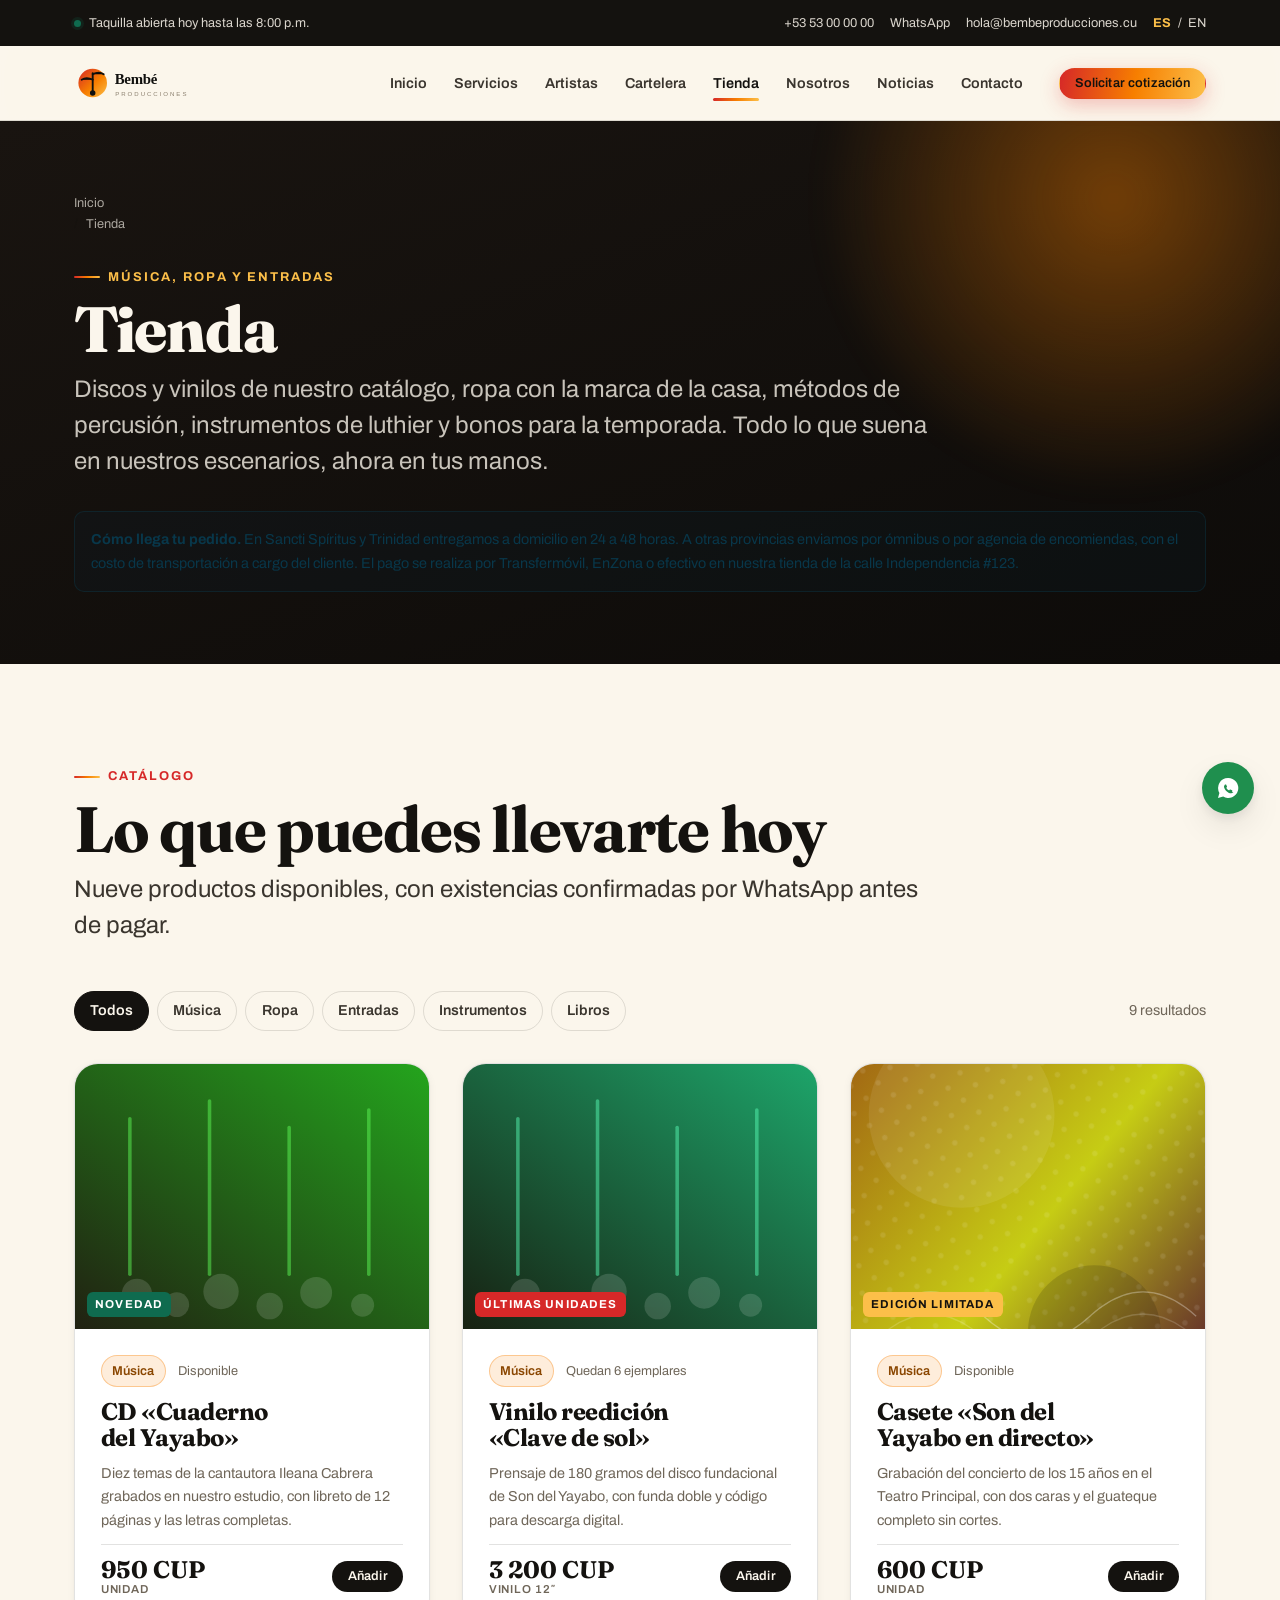
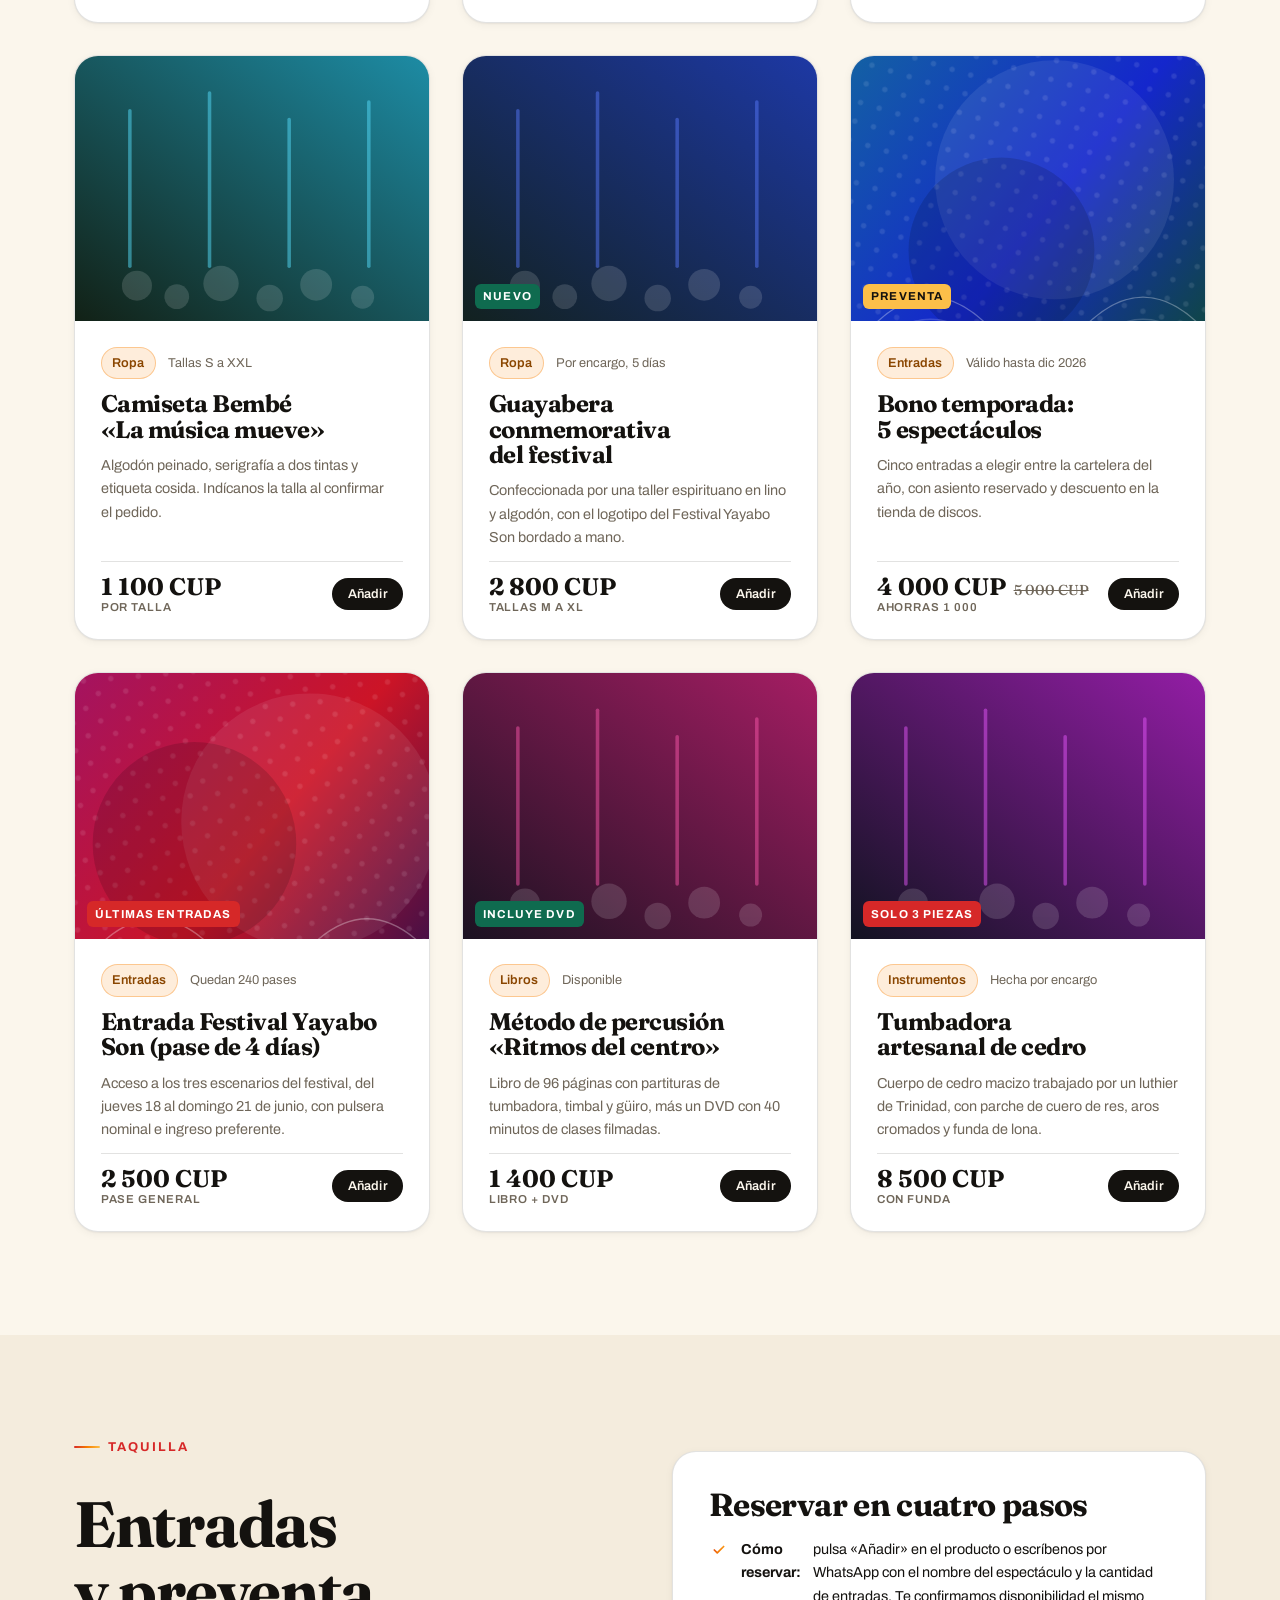
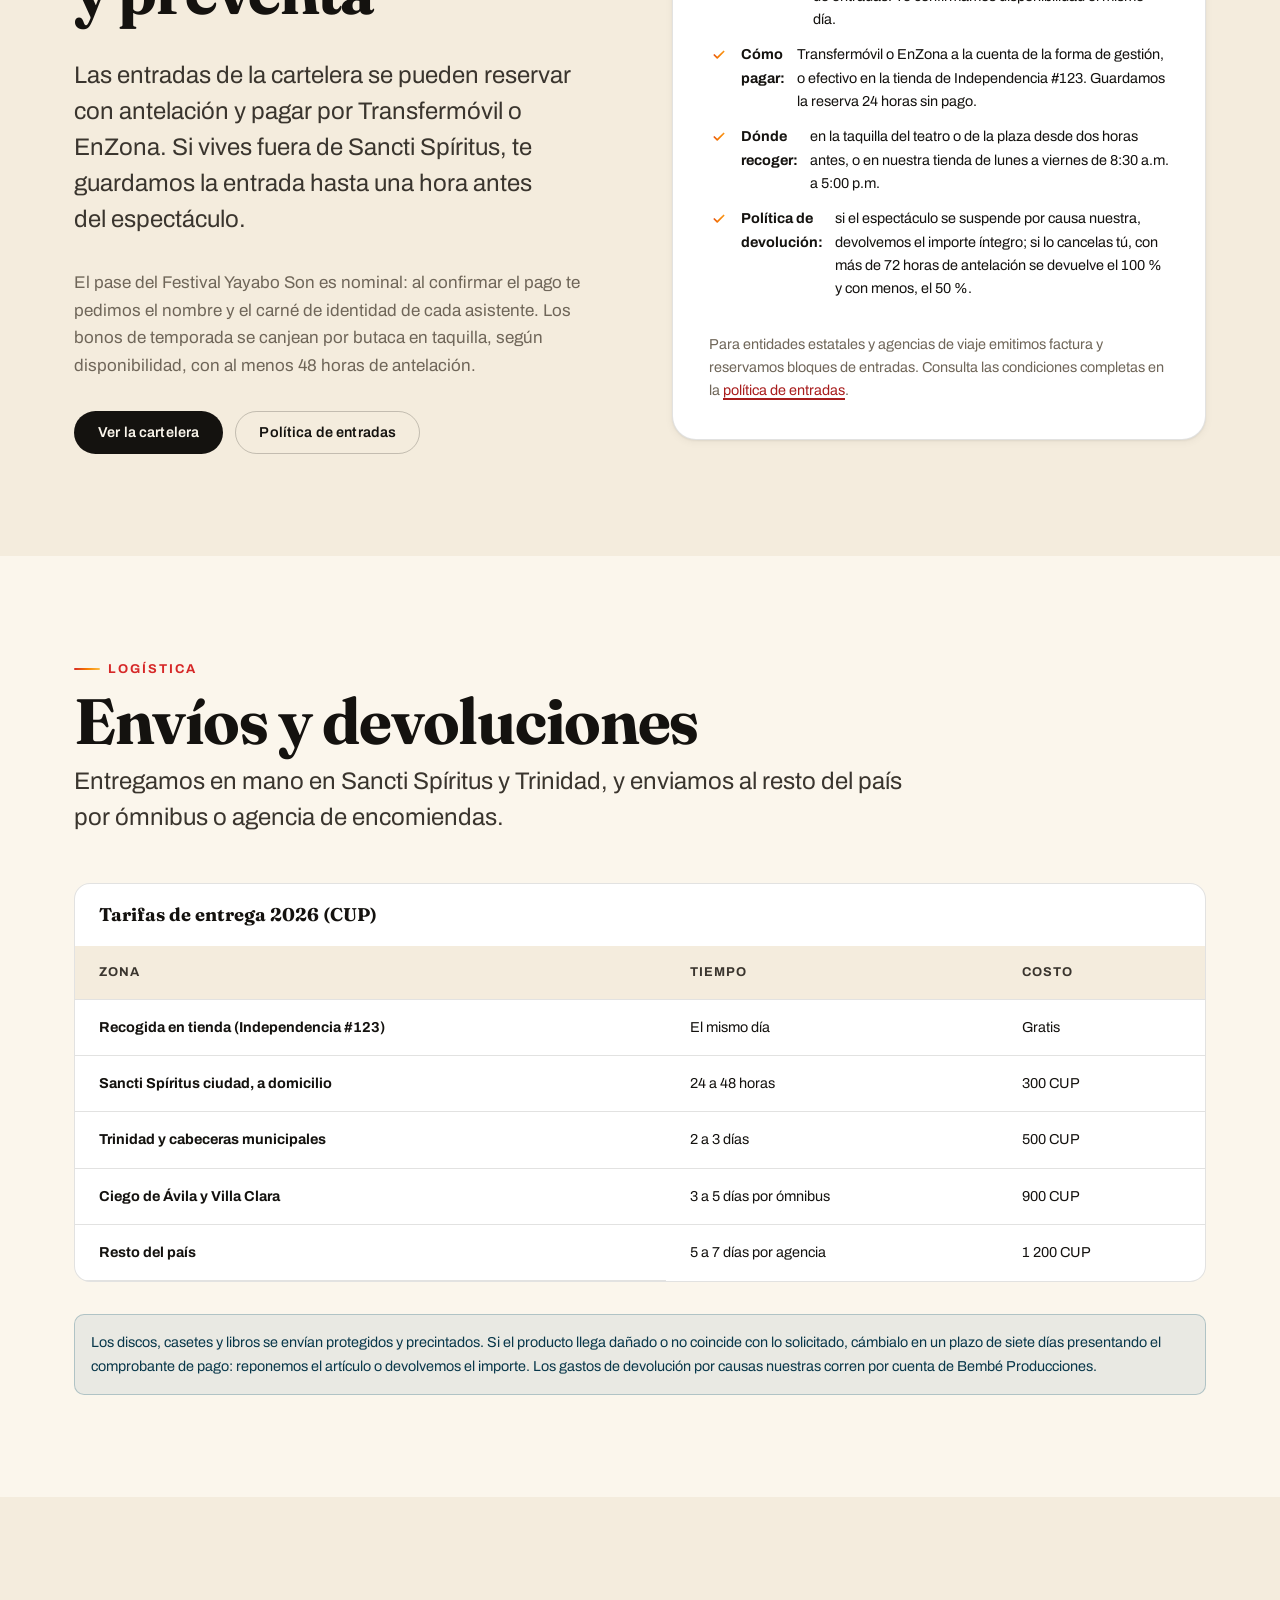
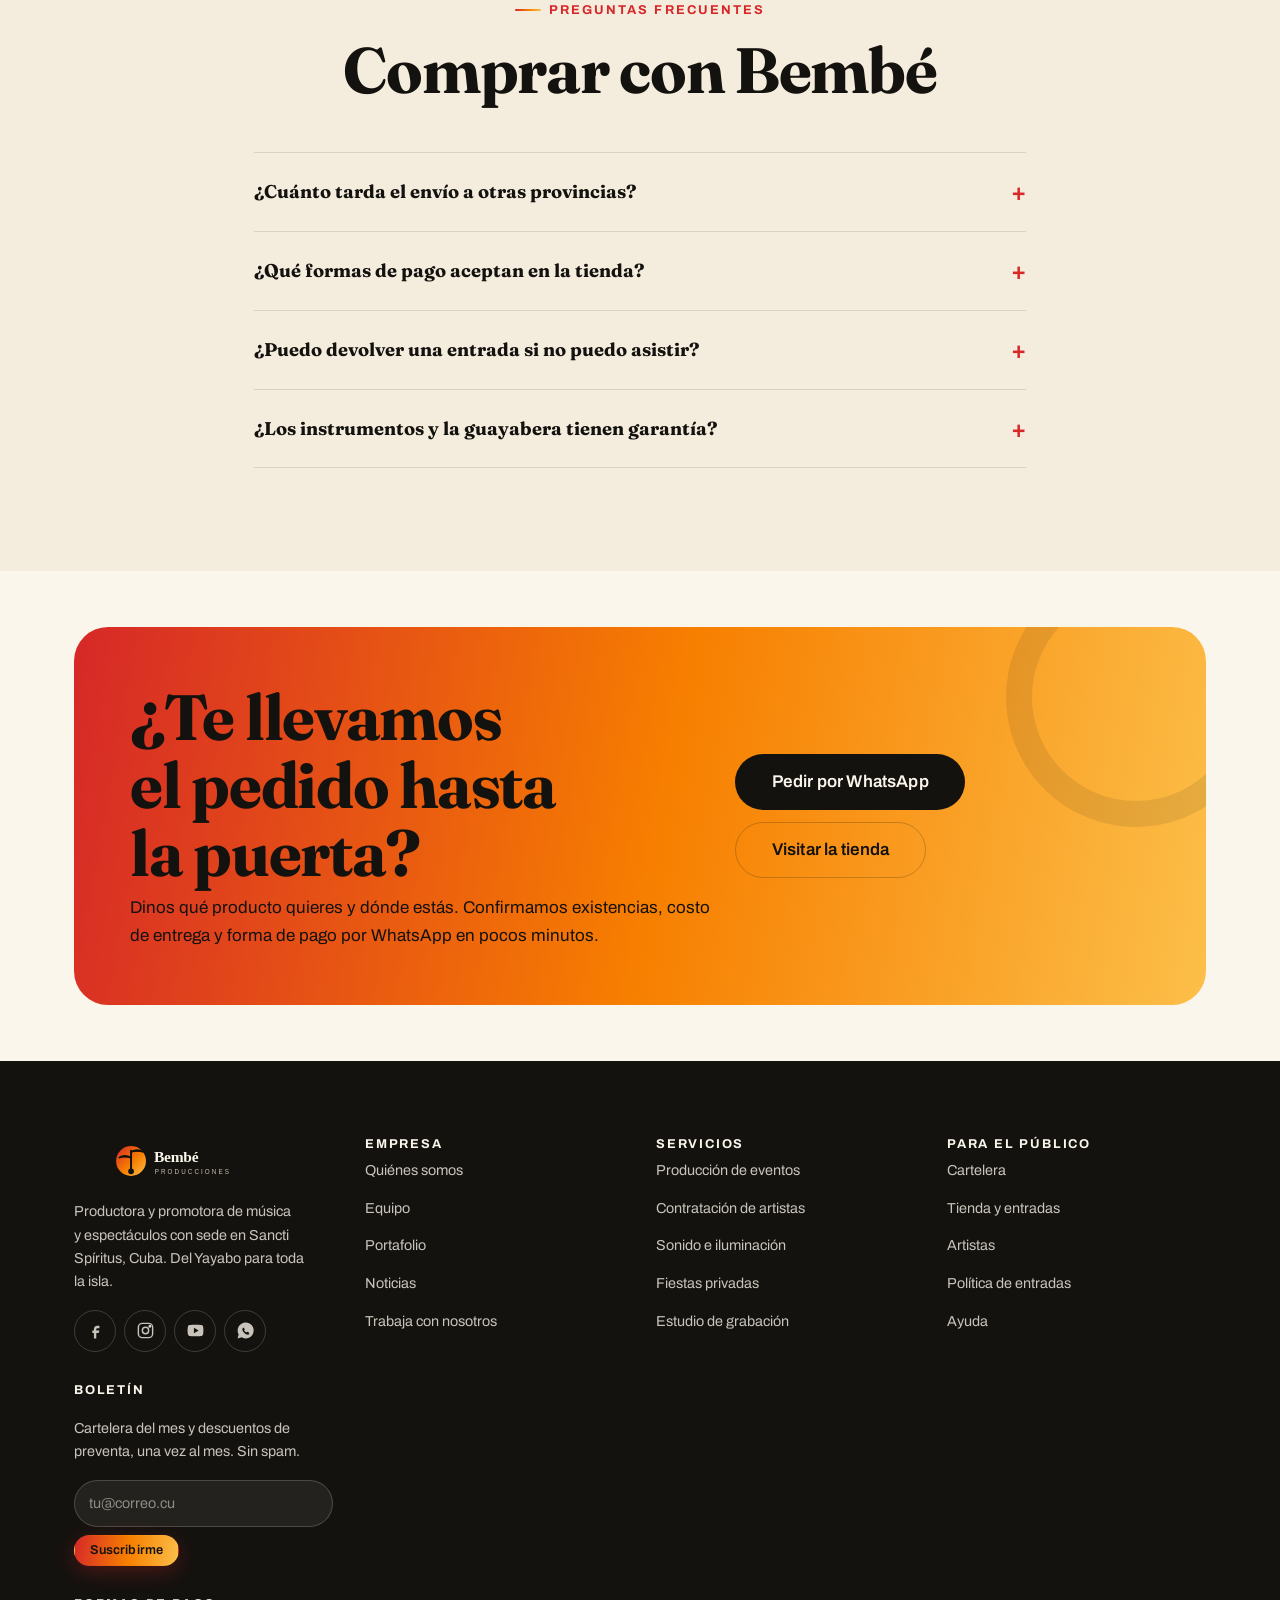
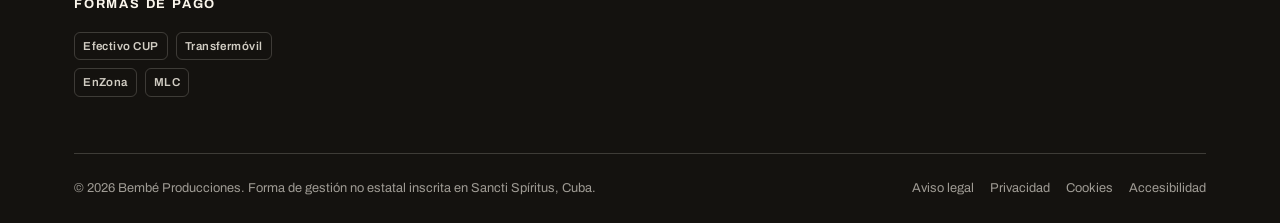
<file: tienda.html>
<!DOCTYPE html>
<html lang="es-CU">
<head>
<meta charset="utf-8">
<script>document.documentElement.classList.add('js');</script>
<meta name="viewport" content="width=device-width, initial-scale=1">
<title>Tienda | Discos, ropa y entradas — Bembé Producciones</title>
<meta name="description" content="Tienda de Bembé Producciones: discos, vinilos, casetes, camisetas, guayaberas, bonos de temporada, entradas a conciertos y métodos de percusión. Entrega en Sancti Spíritus y Trinidad, envío a toda Cuba.">
<meta name="theme-color" content="#14120f">
<meta name="author" content="Bembé Producciones">
<link rel="canonical" href="https://bembeproducciones.cu/tienda.html">
<meta property="og:type" content="website">
<meta property="og:locale" content="es_CU">
<meta property="og:site_name" content="Bembé Producciones">
<meta property="og:url" content="https://bembeproducciones.cu/tienda.html">
<meta property="og:title" content="Tienda de Bembé Producciones | Música, ropa y entradas">
<meta property="og:description" content="Discos, vinilos, camisetas, bonos de temporada y entradas a la cartelera. Pago por Transfermóvil, EnZona o efectivo y entrega en todo el país.">
<meta property="og:image" content="assets/img/gal-7.svg">
<link rel="icon" href="assets/img/favicon.svg" type="image/svg+xml">
<link rel="apple-touch-icon" href="assets/img/favicon.svg">
<link rel="manifest" href="manifest.webmanifest">
<link rel="preconnect" href="https://fonts.googleapis.com">
<link rel="preconnect" href="https://fonts.gstatic.com" crossorigin>
<link href="https://fonts.googleapis.com/css2?family=Archivo:wght@400;500;600;700&family=Fraunces:ital,opsz,wght@0,9..144,400..900;1,9..144,400..700&family=IBM+Plex+Mono:wght@400;600&display=swap" rel="stylesheet">
<link rel="stylesheet" href="assets/css/styles.css">
<script type="application/ld+json">
{
  "@context": "https://schema.org",
  "@type": "LocalBusiness",
  "name": "Bembé Producciones",
  "description": "Productora y promotora de música y espectáculos en Sancti Spíritus, Cuba.",
  "url": "https://bembeproducciones.cu/",
  "telephone": "+53 53 00 00 00",
  "email": "hola@bembeproducciones.cu",
  "priceRange": "$$",
  "currenciesAccepted": "CUP, MLC",
  "paymentAccepted": "Efectivo, Transfermóvil, EnZona",
  "address": {
    "@type": "PostalAddress",
    "streetAddress": "Calle Independencia #123, e/ Máximo Gómez y Honorato",
    "addressLocality": "Sancti Spíritus",
    "addressRegion": "Sancti Spíritus",
    "postalCode": "60100",
    "addressCountry": "CU"
  },
  "geo": { "@type": "GeoCoordinates", "latitude": 21.9297, "longitude": -79.4425 },
  "areaServed": ["Sancti Spíritus", "Trinidad", "Ciego de Ávila", "Villa Clara"],
  "openingHoursSpecification": [{
    "@type": "OpeningHoursSpecification",
    "dayOfWeek": ["Monday","Tuesday","Wednesday","Thursday","Friday"],
    "opens": "08:30", "closes": "17:00"
  }]
}
</script>
</head>
<body>
<a class="skip-link" href="#main">Saltar al contenido principal</a>

<!-- ============================ BARRA SUPERIOR ============================ -->
<div class="topbar">
  <div class="container topbar__inner">
    <p class="topbar__aviso"><span class="punto punto--vivo" aria-hidden="true"></span> Taquilla abierta hoy hasta las 8:00 p.m.</p>
    <ul class="topbar__lista">
      <li><a href="tel:+5353000000">+53 53 00 00 00</a></li>
      <li><a href="https://wa.me/5353000000" target="_blank" rel="noopener">WhatsApp</a></li>
      <li><a href="mailto:hola@bembeproducciones.cu">hola@bembeproducciones.cu</a></li>
      <li class="topbar__idioma">
        <span aria-current="true">ES</span><span aria-hidden="true">/</span><a href="en/index.html" hreflang="en" lang="en">EN</a>
      </li>
    </ul>
  </div>
</div>

<!-- ================================ CABECERA ============================== -->
<header class="site-header">
  <div class="container site-header__inner">
    <a class="brand" href="index.html" aria-label="Bembé Producciones, ir al inicio">
      <img src="assets/img/logo-bembe.svg" alt="Bembé Producciones" width="320" height="80">
    </a>

    <button class="nav-toggle" type="button" aria-expanded="false" aria-controls="nav-principal" aria-label="Abrir menú de navegación">
      <span class="nav-toggle__barra" aria-hidden="true"></span>
      <span class="nav-toggle__barra" aria-hidden="true"></span>
      <span class="nav-toggle__barra" aria-hidden="true"></span>
    </button>

    <nav class="nav" id="nav-principal" aria-label="Navegación principal">
      <ul class="nav__lista">
        <li><a class="nav__enlace" href="index.html">Inicio</a></li>
        <li><a class="nav__enlace" href="servicios.html">Servicios</a></li>
        <li><a class="nav__enlace" href="artistas.html">Artistas</a></li>
        <li><a class="nav__enlace" href="eventos.html">Cartelera</a></li>
        <li><a class="nav__enlace" href="tienda.html">Tienda</a></li>
        <li><a class="nav__enlace" href="nosotros.html">Nosotros</a></li>
        <li><a class="nav__enlace" href="noticias.html">Noticias</a></li>
        <li><a class="nav__enlace" href="contacto.html">Contacto</a></li>
      </ul>
      <div class="nav__acciones">
        <a class="btn btn--primario btn--sm" href="contacto.html#cotizacion">Solicitar cotización</a>
      </div>
    </nav>
  </div>
</header>

<main id="main">

  <!-- =============================== PORTADA ============================== -->
  <section class="portada">
    <div class="container">
      <div class="pila pila--amplia">
        <nav class="migas migas--claro" aria-label="Ruta de navegación">
          <ul>
            <li><a href="index.html">Inicio</a></li>
            <li><span aria-current="page">Tienda</span></li>
          </ul>
        </nav>

        <div class="pila pila--ajustada">
          <span class="eyebrow eyebrow--claro">Música, ropa y entradas</span>
          <h1>Tienda</h1>
          <p class="lead">Discos y vinilos de nuestro catálogo, ropa con la marca de la casa, métodos de percusión, instrumentos de luthier y bonos para la temporada. Todo lo que suena en nuestros escenarios, ahora en tus manos.</p>
        </div>

        <div class="aviso aviso--info">
          <p><strong>Cómo llega tu pedido.</strong> En Sancti Spíritus y Trinidad entregamos a domicilio en 24 a 48 horas. A otras provincias enviamos por ómnibus o por agencia de encomiendas, con el costo de transportación a cargo del cliente. El pago se realiza por Transfermóvil, EnZona o efectivo en nuestra tienda de la calle Independencia #123.</p>
        </div>
      </div>
    </div>
  </section>

  <!-- ============================= CATÁLOGO ============================== -->
  <section class="seccion" aria-labelledby="titulo-catalogo">
    <div class="container">
      <div class="cabecera-seccion cabecera-seccion--separada">
        <div class="pila pila--ajustada">
          <span class="eyebrow">Catálogo</span>
          <h2 id="titulo-catalogo">Lo que puedes llevarte hoy</h2>
          <p class="lead">Nueve productos disponibles, con existencias confirmadas por WhatsApp antes de pagar.</p>
        </div>
      </div>

      <div class="fila fila--separada mb-6">
        <div class="filtros" data-filtros="#lista-tienda" data-contador-filtro="#filtro-tienda" role="group" aria-label="Filtrar productos por categoría">
          <button class="filtro is-activo" type="button" data-filtro="todos" aria-pressed="true">Todos</button>
          <button class="filtro" type="button" data-filtro="musica" aria-pressed="false">Música</button>
          <button class="filtro" type="button" data-filtro="ropa" aria-pressed="false">Ropa</button>
          <button class="filtro" type="button" data-filtro="entradas" aria-pressed="false">Entradas</button>
          <button class="filtro" type="button" data-filtro="instrumentos" aria-pressed="false">Instrumentos</button>
          <button class="filtro" type="button" data-filtro="libros" aria-pressed="false">Libros</button>
        </div>
        <p class="texto-pequeno texto-suave" id="filtro-tienda" role="status" aria-live="polite">9 resultados</p>
      </div>

      <div class="grid grid--3 grid--amplio" id="lista-tienda">

        <article class="tarjeta revelar" data-categoria="musica">
          <div class="tarjeta__media">
            <img src="assets/img/gal-6.svg" alt="Portada del disco Cuaderno del Yayabo, de la cantautora Ileana Cabrera" width="800" height="600" loading="lazy" decoding="async">
            <div class="tarjeta__media-etiquetas"><span class="badge badge--nuevo">Novedad</span></div>
          </div>
          <div class="tarjeta__cuerpo">
            <div class="tarjeta__meta">
              <span class="chip chip--marca">Música</span>
              <span>Disponible</span>
            </div>
            <h3 class="tarjeta__titulo"><a href="tienda.html#lista-tienda">CD «Cuaderno del Yayabo»</a></h3>
            <p class="texto-suave texto-pequeno">Diez temas de la cantautora Ileana Cabrera grabados en nuestro estudio, con libreto de 12 páginas y las letras completas.</p>
            <div class="tarjeta__pie">
              <span class="precio">950 CUP<small>Unidad</small></span>
              <button class="btn btn--oscuro btn--sm" type="button" data-reservar="CD Cuaderno del Yayabo (950 CUP)">Añadir</button>
            </div>
          </div>
        </article>

        <article class="tarjeta revelar" data-categoria="musica">
          <div class="tarjeta__media">
            <img src="assets/img/gal-7.svg" alt="Vinilo negro de la reedición Clave de sol con la etiqueta de Bembé Producciones" width="800" height="600" loading="lazy" decoding="async">
            <div class="tarjeta__media-etiquetas"><span class="badge badge--ultimas">Últimas unidades</span></div>
          </div>
          <div class="tarjeta__cuerpo">
            <div class="tarjeta__meta">
              <span class="chip chip--marca">Música</span>
              <span>Quedan 6 ejemplares</span>
            </div>
            <h3 class="tarjeta__titulo"><a href="tienda.html#lista-tienda">Vinilo reedición «Clave de sol»</a></h3>
            <p class="texto-suave texto-pequeno">Prensaje de 180 gramos del disco fundacional de Son del Yayabo, con funda doble y código para descarga digital.</p>
            <div class="tarjeta__pie">
              <span class="precio">3 200 CUP<small>Vinilo 12″</small></span>
              <button class="btn btn--oscuro btn--sm" type="button" data-reservar="Vinilo reedición Clave de sol (3 200 CUP)">Añadir</button>
            </div>
          </div>
        </article>

        <article class="tarjeta revelar" data-categoria="musica">
          <div class="tarjeta__media">
            <img src="assets/img/poster-son.svg" alt="Portada del casete Son del Yayabo en directo, grabado en el Teatro Principal" width="800" height="1000" loading="lazy" decoding="async">
            <div class="tarjeta__media-etiquetas"><span class="badge badge--proximo">Edición limitada</span></div>
          </div>
          <div class="tarjeta__cuerpo">
            <div class="tarjeta__meta">
              <span class="chip chip--marca">Música</span>
              <span>Disponible</span>
            </div>
            <h3 class="tarjeta__titulo"><a href="tienda.html#lista-tienda">Casete «Son del Yayabo en directo»</a></h3>
            <p class="texto-suave texto-pequeno">Grabación del concierto de los 15 años en el Teatro Principal, con dos caras y el guateque completo sin cortes.</p>
            <div class="tarjeta__pie">
              <span class="precio">600 CUP<small>Unidad</small></span>
              <button class="btn btn--oscuro btn--sm" type="button" data-reservar="Casete Son del Yayabo en directo (600 CUP)">Añadir</button>
            </div>
          </div>
        </article>

        <article class="tarjeta revelar" data-categoria="ropa">
          <div class="tarjeta__media">
            <img src="assets/img/gal-8.svg" alt="Camiseta negra de Bembé Producciones con la frase La música mueve" width="800" height="600" loading="lazy" decoding="async">
          </div>
          <div class="tarjeta__cuerpo">
            <div class="tarjeta__meta">
              <span class="chip chip--marca">Ropa</span>
              <span>Tallas S a XXL</span>
            </div>
            <h3 class="tarjeta__titulo"><a href="tienda.html#lista-tienda">Camiseta Bembé «La música mueve»</a></h3>
            <p class="texto-suave texto-pequeno">Algodón peinado, serigrafía a dos tintas y etiqueta cosida. Indícanos la talla al confirmar el pedido.</p>
            <div class="tarjeta__pie">
              <span class="precio">1 100 CUP<small>Por talla</small></span>
              <button class="btn btn--oscuro btn--sm" type="button" data-reservar="Camiseta Bembé La música mueve (1 100 CUP)">Añadir</button>
            </div>
          </div>
        </article>

        <article class="tarjeta revelar" data-categoria="ropa">
          <div class="tarjeta__media">
            <img src="assets/img/gal-9.svg" alt="Guayabera conmemorativa del Festival Yayabo Son con bordado en el bolsillo" width="800" height="600" loading="lazy" decoding="async">
            <div class="tarjeta__media-etiquetas"><span class="badge badge--nuevo">Nuevo</span></div>
          </div>
          <div class="tarjeta__cuerpo">
            <div class="tarjeta__meta">
              <span class="chip chip--marca">Ropa</span>
              <span>Por encargo, 5 días</span>
            </div>
            <h3 class="tarjeta__titulo"><a href="tienda.html#lista-tienda">Guayabera conmemorativa del festival</a></h3>
            <p class="texto-suave texto-pequeno">Confeccionada por una taller espirituano en lino y algodón, con el logotipo del Festival Yayabo Son bordado a mano.</p>
            <div class="tarjeta__pie">
              <span class="precio">2 800 CUP<small>Tallas M a XL</small></span>
              <button class="btn btn--oscuro btn--sm" type="button" data-reservar="Guayabera conmemorativa del festival (2 800 CUP)">Añadir</button>
            </div>
          </div>
        </article>

        <article class="tarjeta revelar" data-categoria="entradas">
          <div class="tarjeta__media">
            <img src="assets/img/poster-timba.svg" alt="Bono de temporada de Bembé Producciones para cinco espectáculos de la cartelera" width="800" height="1000" loading="lazy" decoding="async">
            <div class="tarjeta__media-etiquetas"><span class="badge badge--proximo">Preventa</span></div>
          </div>
          <div class="tarjeta__cuerpo">
            <div class="tarjeta__meta">
              <span class="chip chip--marca">Entradas</span>
              <span>Válido hasta dic 2026</span>
            </div>
            <h3 class="tarjeta__titulo"><a href="tienda.html#lista-tienda">Bono temporada: 5 espectáculos</a></h3>
            <p class="texto-suave texto-pequeno">Cinco entradas a elegir entre la cartelera del año, con asiento reservado y descuento en la tienda de discos.</p>
            <div class="tarjeta__pie">
              <span class="producto__precio">
                <span class="precio">4 000 CUP<small>Ahorras 1 000</small></span>
                <span class="precio precio--tachado">5 000 CUP</span>
              </span>
              <button class="btn btn--oscuro btn--sm" type="button" data-reservar="Bono temporada 5 espectáculos (4 000 CUP)">Añadir</button>
            </div>
          </div>
        </article>

        <article class="tarjeta revelar" data-categoria="entradas">
          <div class="tarjeta__media">
            <img src="assets/img/poster-rumba.svg" alt="Pase de cuatro días para el Festival Yayabo Son con los tres escenarios del evento" width="800" height="1000" loading="lazy" decoding="async">
            <div class="tarjeta__media-etiquetas"><span class="badge badge--ultimas">Últimas entradas</span></div>
          </div>
          <div class="tarjeta__cuerpo">
            <div class="tarjeta__meta">
              <span class="chip chip--marca">Entradas</span>
              <span>Quedan 240 pases</span>
            </div>
            <h3 class="tarjeta__titulo"><a href="tienda.html#lista-tienda">Entrada Festival Yayabo Son (pase de 4 días)</a></h3>
            <p class="texto-suave texto-pequeno">Acceso a los tres escenarios del festival, del jueves 18 al domingo 21 de junio, con pulsera nominal e ingreso preferente.</p>
            <div class="tarjeta__pie">
              <span class="precio">2 500 CUP<small>Pase general</small></span>
              <button class="btn btn--oscuro btn--sm" type="button" data-reservar="Entrada Festival Yayabo Son, pase de 4 días (2 500 CUP)">Añadir</button>
            </div>
          </div>
        </article>

        <article class="tarjeta revelar" data-categoria="libros">
          <div class="tarjeta__media">
            <img src="assets/img/gal-2.svg" alt="Libro Ritmos del centro abierto por una página de ejercicios de percusión" width="800" height="600" loading="lazy" decoding="async">
            <div class="tarjeta__media-etiquetas"><span class="badge badge--nuevo">Incluye DVD</span></div>
          </div>
          <div class="tarjeta__cuerpo">
            <div class="tarjeta__meta">
              <span class="chip chip--marca">Libros</span>
              <span>Disponible</span>
            </div>
            <h3 class="tarjeta__titulo"><a href="tienda.html#lista-tienda">Método de percusión «Ritmos del centro»</a></h3>
            <p class="texto-suave texto-pequeno">Libro de 96 páginas con partituras de tumbadora, timbal y güiro, más un DVD con 40 minutos de clases filmadas.</p>
            <div class="tarjeta__pie">
              <span class="precio">1 400 CUP<small>Libro + DVD</small></span>
              <button class="btn btn--oscuro btn--sm" type="button" data-reservar="Método de percusión Ritmos del centro, libro y DVD (1 400 CUP)">Añadir</button>
            </div>
          </div>
        </article>

        <article class="tarjeta revelar" data-categoria="instrumentos">
          <div class="tarjeta__media">
            <img src="assets/img/gal-1.svg" alt="Tumbadora artesanal de cedro con aros metálicos y tensores" width="800" height="600" loading="lazy" decoding="async">
            <div class="tarjeta__media-etiquetas"><span class="badge badge--ultimas">Solo 3 piezas</span></div>
          </div>
          <div class="tarjeta__cuerpo">
            <div class="tarjeta__meta">
              <span class="chip chip--marca">Instrumentos</span>
              <span>Hecha por encargo</span>
            </div>
            <h3 class="tarjeta__titulo"><a href="tienda.html#lista-tienda">Tumbadora artesanal de cedro</a></h3>
            <p class="texto-suave texto-pequeno">Cuerpo de cedro macizo trabajado por un luthier de Trinidad, con parche de cuero de res, aros cromados y funda de lona.</p>
            <div class="tarjeta__pie">
              <span class="precio">8 500 CUP<small>Con funda</small></span>
              <button class="btn btn--oscuro btn--sm" type="button" data-reservar="Tumbadora artesanal de cedro (8 500 CUP)">Añadir</button>
            </div>
          </div>
        </article>

      </div>
    </div>
  </section>

  <!-- ========================= ENTRADAS Y PREVENTA ======================= -->
  <section class="seccion seccion--alt" aria-labelledby="titulo-preventa">
    <div class="container split">
      <div class="pila pila--amplia">
        <span class="eyebrow">Taquilla</span>
        <h2 id="titulo-preventa">Entradas y preventa</h2>
        <p class="lead">Las entradas de la cartelera se pueden reservar con antelación y pagar por Transfermóvil o EnZona. Si vives fuera de Sancti Spíritus, te guardamos la entrada hasta una hora antes del espectáculo.</p>
        <p class="texto-suave">El pase del Festival Yayabo Son es nominal: al confirmar el pago te pedimos el nombre y el carné de identidad de cada asistente. Los bonos de temporada se canjean por butaca en taquilla, según disponibilidad, con al menos 48 horas de antelación.</p>
        <div class="grupo-botones">
          <a class="btn btn--oscuro" href="eventos.html">Ver la cartelera</a>
          <a class="btn btn--contorno" href="legal.html#entradas">Política de entradas</a>
        </div>
      </div>

      <div class="superficie">
        <h3 class="mb-4">Reservar en cuatro pasos</h3>
        <ul class="lista-ticks">
          <li><strong>Cómo reservar:</strong> pulsa «Añadir» en el producto o escríbenos por WhatsApp con el nombre del espectáculo y la cantidad de entradas. Te confirmamos disponibilidad el mismo día.</li>
          <li><strong>Cómo pagar:</strong> Transfermóvil o EnZona a la cuenta de la forma de gestión, o efectivo en la tienda de Independencia #123. Guardamos la reserva 24 horas sin pago.</li>
          <li><strong>Dónde recoger:</strong> en la taquilla del teatro o de la plaza desde dos horas antes, o en nuestra tienda de lunes a viernes de 8:30 a.m. a 5:00 p.m.</li>
          <li><strong>Política de devolución:</strong> si el espectáculo se suspende por causa nuestra, devolvemos el importe íntegro; si lo cancelas tú, con más de 72 horas de antelación se devuelve el 100 % y con menos, el 50 %.</li>
        </ul>
        <p class="texto-pequeno texto-suave mt-6">Para entidades estatales y agencias de viaje emitimos factura y reservamos bloques de entradas. Consulta las condiciones completas en la <a class="enlace" href="legal.html#entradas">política de entradas</a>.</p>
      </div>
    </div>
  </section>

  <!-- ======================= ENVÍOS Y DEVOLUCIONES ======================= -->
  <section class="seccion" aria-labelledby="titulo-envios">
    <div class="container">
      <div class="cabecera-seccion cabecera-seccion--separada">
        <div class="pila pila--ajustada">
          <span class="eyebrow">Logística</span>
          <h2 id="titulo-envios">Envíos y devoluciones</h2>
          <p class="lead">Entregamos en mano en Sancti Spíritus y Trinidad, y enviamos al resto del país por ómnibus o agencia de encomiendas.</p>
        </div>
      </div>

      <div class="tabla-envoltura">
        <table class="tabla">
          <caption>Tarifas de entrega 2026 (CUP)</caption>
          <thead>
            <tr>
              <th scope="col">Zona</th>
              <th scope="col">Tiempo</th>
              <th scope="col">Costo</th>
            </tr>
          </thead>
          <tbody>
            <tr>
              <th scope="row">Recogida en tienda (Independencia #123)</th>
              <td>El mismo día</td>
              <td>Gratis</td>
            </tr>
            <tr>
              <th scope="row">Sancti Spíritus ciudad, a domicilio</th>
              <td>24 a 48 horas</td>
              <td>300 CUP</td>
            </tr>
            <tr>
              <th scope="row">Trinidad y cabeceras municipales</th>
              <td>2 a 3 días</td>
              <td>500 CUP</td>
            </tr>
            <tr>
              <th scope="row">Ciego de Ávila y Villa Clara</th>
              <td>3 a 5 días por ómnibus</td>
              <td>900 CUP</td>
            </tr>
            <tr>
              <th scope="row">Resto del país</th>
              <td>5 a 7 días por agencia</td>
              <td>1 200 CUP</td>
            </tr>
          </tbody>
        </table>
      </div>

      <div class="aviso aviso--info mt-6">
        <p>Los discos, casetes y libros se envían protegidos y precintados. Si el producto llega dañado o no coincide con lo solicitado, cámbialo en un plazo de siete días presentando el comprobante de pago: reponemos el artículo o devolvemos el importe. Los gastos de devolución por causas nuestras corren por cuenta de Bembé Producciones.</p>
      </div>
    </div>
  </section>

  <!-- ============================== FAQ ================================== -->
  <section class="seccion seccion--alt" aria-labelledby="titulo-faq-tienda">
    <div class="container container--estrecho">
      <div class="cabecera-seccion cabecera-seccion--centrada">
        <span class="eyebrow">Preguntas frecuentes</span>
        <h2 id="titulo-faq-tienda">Comprar con Bembé</h2>
      </div>

      <div class="acordeon">
        <details class="acordeon__item">
          <summary>¿Cuánto tarda el envío a otras provincias?</summary>
          <div class="acordeon__contenido">
            <p>Entre tres y siete días según la distancia y el medio de transporte. A Ciego de Ávila y Villa Clara enviamos por ómnibus, con recogida en la terminal que te indiquemos; al resto del país va por agencia de encomiendas. Te enviamos el número de guía y el nombre del destinatario por WhatsApp para que puedas rastrear la encomienda.</p>
          </div>
        </details>

        <details class="acordeon__item">
          <summary>¿Qué formas de pago aceptan en la tienda?</summary>
          <div class="acordeon__contenido">
            <p>Aceptamos efectivo en CUP, transferencia por Transfermóvil y pago por EnZona a la cuenta de la forma de gestión no estatal. Para clientes extranjeros y agencias de viaje se puede facturar en MLC o EUR. Emitimos comprobante de pago en todos los casos y reservamos el producto 24 horas mientras se confirma la transferencia.</p>
          </div>
        </details>

        <details class="acordeon__item">
          <summary>¿Puedo devolver una entrada si no puedo asistir?</summary>
          <div class="acordeon__contenido">
            <p>Sí, con las condiciones de la política de entradas: con más de 72 horas de antelación se devuelve el importe íntegro y con menos, el 50 %. Las entradas del pase del Festival son nominales y no admiten cambio de titular después de las 48 horas previas. Si el espectáculo se suspende por causa nuestra, devolvemos el 100 % en un plazo de cinco días hábiles.</p>
          </div>
        </details>

        <details class="acordeon__item">
          <summary>¿Los instrumentos y la guayabera tienen garantía?</summary>
          <div class="acordeon__contenido">
            <p>La tumbadora de cedro lleva seis meses de garantía por defectos de construcción del cuerpo o de los herrajes, y se entrega afinada y con funda. La guayabera conmemorativa se confecciona por encargo en cinco días: si la talla no es la correcta, la ajustamos sin costo dentro de los diez días siguientes a la entrega.</p>
          </div>
        </details>
      </div>
    </div>
  </section>

  <!-- =============================== CTA ================================= -->
  <section class="seccion seccion--compacta">
    <div class="container">
      <div class="banda-cta revelar">
        <div class="pila pila--ajustada">
          <h2>¿Te llevamos el pedido hasta la puerta?</h2>
          <p>Dinos qué producto quieres y dónde estás. Confirmamos existencias, costo de entrega y forma de pago por WhatsApp en pocos minutos.</p>
        </div>
        <div class="grupo-botones">
          <a class="btn btn--oscuro btn--lg" href="https://wa.me/5353000000" target="_blank" rel="noopener">Pedir por WhatsApp</a>
          <a class="btn btn--contorno btn--lg" href="contacto.html">Visitar la tienda</a>
        </div>
      </div>
    </div>
  </section>

</main>

<!-- ================================= PIE ================================= -->
<footer class="site-footer">
  <div class="container">
    <div class="site-footer__rejilla">

      <div class="site-footer__marca">
        <img src="assets/img/logo-bembe-claro.svg" alt="Bembé Producciones" width="320" height="80">
        <p>Productora y promotora de música y espectáculos con sede en Sancti Spíritus, Cuba. Del Yayabo para toda la isla.</p>
        <div class="redes">
          <a href="https://facebook.com/" target="_blank" rel="noopener" aria-label="Facebook de Bembé Producciones">
            <svg viewBox="0 0 24 24" fill="currentColor" aria-hidden="true"><path d="M14 9h3V6h-3c-2.2 0-4 1.8-4 4v2H8v3h2v7h3v-7h3l1-3h-4v-2c0-.6.4-1 1-1Z"/></svg>
          </a>
          <a href="https://instagram.com/" target="_blank" rel="noopener" aria-label="Instagram de Bembé Producciones">
            <svg viewBox="0 0 24 24" fill="none" stroke="currentColor" stroke-width="1.8" aria-hidden="true"><rect x="3" y="3" width="18" height="18" rx="5"/><circle cx="12" cy="12" r="4"/><circle cx="17.5" cy="6.5" r="1" fill="currentColor"/></svg>
          </a>
          <a href="https://youtube.com/" target="_blank" rel="noopener" aria-label="YouTube de Bembé Producciones">
            <svg viewBox="0 0 24 24" fill="currentColor" aria-hidden="true"><path d="M21.6 7.2c-.2-1-1-1.8-2-2C17.8 4.8 12 4.8 12 4.8s-5.8 0-7.6.4c-1 .2-1.8 1-2 2C2 9 2 12 2 12s0 3 .4 4.8c.2 1 1 1.8 2 2 1.8.4 7.6.4 7.6.4s5.8 0 7.6-.4c1-.2 1.8-1 2-2 .4-1.8.4-4.8.4-4.8s0-3-.4-4.8ZM10 15.5v-7l6 3.5-6 3.5Z"/></svg>
          </a>
          <a href="https://wa.me/5353000000" target="_blank" rel="noopener" aria-label="WhatsApp de Bembé Producciones">
            <svg viewBox="0 0 24 24" fill="currentColor" aria-hidden="true"><path d="M12 2a10 10 0 0 0-8.6 15L2 22l5.2-1.4A10 10 0 1 0 12 2Zm5.3 14.1c-.2.6-1.3 1.2-1.8 1.2-.5.1-1 .1-1.7-.1-1.6-.5-3.6-2-4.9-4-.6-1-.9-1.9-.9-2.6 0-.7.4-1.4.7-1.7.2-.2.4-.3.6-.3h.5c.2 0 .4 0 .5.4l.7 1.6c.1.2 0 .4-.1.5l-.4.5c-.1.2-.2.3 0 .6.5.8 1.5 1.7 2.3 2.1.2.1.4.1.5 0l.6-.7c.2-.2.3-.2.5-.1l1.6.8c.3.2.3.3.3.5 0 .2 0 .8-.2 1.3Z"/></svg>
          </a>
        </div>
      </div>

      <nav aria-labelledby="pie-empresa">
        <h3 class="site-footer__titulo" id="pie-empresa">Empresa</h3>
        <ul class="site-footer__lista">
          <li><a href="nosotros.html">Quiénes somos</a></li>
          <li><a href="nosotros.html#equipo">Equipo</a></li>
          <li><a href="nosotros.html#portafolio">Portafolio</a></li>
          <li><a href="noticias.html">Noticias</a></li>
          <li><a href="contacto.html#trabaja">Trabaja con nosotros</a></li>
        </ul>
      </nav>

      <nav aria-labelledby="pie-servicios">
        <h3 class="site-footer__titulo" id="pie-servicios">Servicios</h3>
        <ul class="site-footer__lista">
          <li><a href="servicios.html#produccion">Producción de eventos</a></li>
          <li><a href="servicios.html#booking">Contratación de artistas</a></li>
          <li><a href="servicios.html#equipos">Sonido e iluminación</a></li>
          <li><a href="servicios.html#privados">Fiestas privadas</a></li>
          <li><a href="servicios.html#estudio">Estudio de grabación</a></li>
        </ul>
      </nav>

      <nav aria-labelledby="pie-publico">
        <h3 class="site-footer__titulo" id="pie-publico">Para el público</h3>
        <ul class="site-footer__lista">
          <li><a href="eventos.html">Cartelera</a></li>
          <li><a href="tienda.html">Tienda y entradas</a></li>
          <li><a href="artistas.html">Artistas</a></li>
          <li><a href="legal.html#entradas">Política de entradas</a></li>
          <li><a href="contacto.html#faq">Ayuda</a></li>
        </ul>
      </nav>

      <div class="pila">
        <h3 class="site-footer__titulo">Boletín</h3>
        <p class="texto-pequeno">Cartelera del mes y descuentos de preventa, una vez al mes. Sin spam.</p>
        <form class="boletin" data-formulario>
          <label class="sr-only" for="boletin-correo">Correo electrónico</label>
          <input id="boletin-correo" name="correo" type="email" required placeholder="tu@correo.cu" autocomplete="email">
          <button class="btn btn--primario btn--sm" type="submit">Suscribirme</button>
          <p class="texto-mini" data-respuesta hidden></p>
        </form>
        <div class="pila pila--ajustado mt-4">
          <h4 class="site-footer__titulo">Formas de pago</h4>
          <div class="pagos">
            <span>Efectivo CUP</span><span>Transfermóvil</span><span>EnZona</span><span>MLC</span>
          </div>
        </div>
      </div>

    </div>

    <div class="site-footer__legal">
      <p>© <span id="anio-actual">2026</span> Bembé Producciones. Forma de gestión no estatal inscrita en Sancti Spíritus, Cuba.</p>
      <nav aria-label="Enlaces legales">
        <a href="legal.html#aviso">Aviso legal</a>
        <a href="legal.html#privacidad">Privacidad</a>
        <a href="legal.html#cookies">Cookies</a>
        <a href="legal.html#accesibilidad">Accesibilidad</a>
      </nav>
    </div>
  </div>
</footer>

<!-- ============================== FLOTANTES ============================== -->
<div class="fab-grupo">
  <a class="fab fab--wa" href="https://wa.me/5353000000" target="_blank" rel="noopener" aria-label="Escribir por WhatsApp">
    <svg viewBox="0 0 24 24" fill="currentColor" aria-hidden="true"><path d="M12 2a10 10 0 0 0-8.6 15L2 22l5.2-1.4A10 10 0 1 0 12 2Zm5.3 14.1c-.2.6-1.3 1.2-1.8 1.2-.5.1-1 .1-1.7-.1-1.6-.5-3.6-2-4.9-4-.6-1-.9-1.9-.9-2.6 0-.7.4-1.4.7-1.7.2-.2.4-.3.6-.3h.5c.2 0 .4 0 .5.4l.7 1.6c.1.2 0 .4-.1.5l-.4.5c-.1.2-.2.3 0 .6.5.8 1.5 1.7 2.3 2.1.2.1.4.1.5 0l.6-.7c.2-.2.3-.2.5-.1l1.6.8c.3.2.3.3.3.5 0 .2 0 .8-.2 1.3Z"/></svg>
  </a>
  <button class="fab fab--arriba" type="button" aria-label="Volver arriba">
    <svg viewBox="0 0 24 24" fill="none" stroke="currentColor" stroke-width="2" stroke-linecap="round" aria-hidden="true"><path d="M12 19V5M5 12l7-7 7 7"/></svg>
  </button>
</div>

<script src="assets/js/main.js" defer></script>
</body>
</html>
</file>
<file: assets/css/styles.css>
/* ==========================================================================
   BEMBÉ PRODUCCIONES — Sistema de diseño v1.0
   Música y espectáculos · Sancti Spíritus, Cuba
   --------------------------------------------------------------------------
   ÍNDICE
   01. Tokens
   02. Reset y base
   03. Tipografía
   04. Layout
   05. Utilidades
   06. Botones
   07. Chips, badges y etiquetas
   08. Tarjetas
   09. Cabecera y navegación
   10. Hero y portadas
   11. Secciones y bloques
   12. Listas, tablas, acordeón y pestañas
   13. Formularios
   14. Pie de página
   15. Flotantes y feedback
   16. Animaciones
   17. Responsive
   18. Impresión de entradas
   ========================================================================== */

/* 01. TOKENS ============================================================== */
:root {
  /* Marca — paleta "atardecer del Yayabo" */
  --rojo: #d62828;
  --rojo-oscuro: #a81c1c;
  --naranja: #f77f00;
  --amarillo: #fcbf49;
  --verde: #0f6b4f;
  --azul: #0b4f6c;
  --azul-profundo: #06344a;

  /* Neutros cálidos */
  --tinta: #14120f;
  --carbon: #1d1a16;
  --grafito: #3a352e;
  --piedra: #6f6659;
  --arena: #e9dcc6;
  --crema: #fbf6ec;
  --blanco: #ffffff;

  /* Semánticos */
  --ok: #0f6b4f;
  --alerta: #b4690e;
  --error: #b3261e;

  /* Aplicación */
  --bg: var(--crema);
  --bg-alt: #f4ecdd;
  --bg-oscuro: #100e0c;
  --texto: var(--tinta);
  --texto-suave: var(--piedra);
  --linea: rgba(20, 18, 15, 0.12);
  --linea-fuerte: rgba(20, 18, 15, 0.22);
  --linea-clara: rgba(251, 246, 236, 0.18);

  --degradado-marca: linear-gradient(100deg, var(--rojo) 0%, var(--naranja) 52%, var(--amarillo) 100%);
  --degradado-oscuro: linear-gradient(160deg, #191410 0%, #0d0b09 100%);

  /* Tipografía */
  --fuente-display: "Fraunces", Georgia, "Times New Roman", serif;
  --fuente-texto: "Archivo", system-ui, -apple-system, "Segoe UI", Roboto, "Helvetica Neue", Arial, sans-serif;
  --fuente-mono: "IBM Plex Mono", ui-monospace, SFMono-Regular, Menlo, monospace;

  --fs-2xs: 0.72rem;
  --fs-xs: 0.8rem;
  --fs-sm: 0.9rem;
  --fs-base: 1.0625rem;
  --fs-md: 1.15rem;
  --fs-lg: clamp(1.25rem, 1.1rem + 0.6vw, 1.5rem);
  --fs-xl: clamp(1.5rem, 1.2rem + 1.3vw, 2rem);
  --fs-2xl: clamp(1.9rem, 1.4rem + 2.2vw, 2.85rem);
  --fs-3xl: clamp(2.3rem, 1.6rem + 3.4vw, 4rem);
  --fs-4xl: clamp(2.8rem, 1.4rem + 6vw, 6rem);

  --alto-linea: 1.62;
  --alto-linea-titulo: 1.06;
  --tracking-eyebrow: 0.16em;

  /* Espacio — base 4px */
  --sp-1: 0.25rem;
  --sp-2: 0.5rem;
  --sp-3: 0.75rem;
  --sp-4: 1rem;
  --sp-5: 1.5rem;
  --sp-6: 2rem;
  --sp-7: 2.75rem;
  --sp-8: 3.5rem;
  --sp-9: 5rem;
  --sp-10: 7rem;

  /* Radios */
  --r-xs: 6px;
  --r-sm: 10px;
  --r-md: 16px;
  --r-lg: 24px;
  --r-xl: 34px;
  --r-pill: 999px;

  /* Sombras */
  --sombra-1: 0 1px 2px rgba(20, 18, 15, 0.06), 0 2px 8px rgba(20, 18, 15, 0.05);
  --sombra-2: 0 4px 12px rgba(20, 18, 15, 0.08), 0 14px 32px rgba(20, 18, 15, 0.08);
  --sombra-3: 0 18px 50px rgba(20, 18, 15, 0.18);
  --sombra-foco: 0 0 0 3px rgba(247, 127, 0, 0.45);

  /* Movimiento */
  --t-rapida: 140ms;
  --t-media: 260ms;
  --t-lenta: 520ms;
  --curva: cubic-bezier(0.22, 0.61, 0.36, 1);

  /* Layout */
  --ancho-max: 1220px;
  --ancho-texto: 68ch;
  --gutter: clamp(1.15rem, 4vw, 2.75rem);
  --alto-cabecera: 74px;
}

/* 02. RESET Y BASE ======================================================== */
*,
*::before,
*::after { box-sizing: border-box; }

* { margin: 0; }

html {
  -webkit-text-size-adjust: 100%;
  scroll-behavior: smooth;
  scroll-padding-top: calc(var(--alto-cabecera) + 1rem);
}

body {
  background-color: var(--bg);
  color: var(--texto);
  font-family: var(--fuente-texto);
  font-size: var(--fs-base);
  line-height: var(--alto-linea);
  -webkit-font-smoothing: antialiased;
  text-rendering: optimizeLegibility;
  overflow-x: hidden;
}

img,
svg,
picture,
video {
  display: block;
  max-width: 100%;
}

img { height: auto; }

a { color: inherit; text-decoration: none; }

button,
input,
select,
textarea { font: inherit; color: inherit; }

button { background: none; border: 0; cursor: pointer; }

ul,
ol { padding: 0; list-style: none; }

table { border-collapse: collapse; width: 100%; }

hr {
  border: 0;
  border-top: 1px solid var(--linea);
  margin: var(--sp-7) 0;
}

/* El atributo hidden debe ganar siempre a los display de los componentes
   (tarjetas, paneles): es la base del filtrado y del sistema de pestañas. */
[hidden] { display: none !important; }

:focus-visible {
  outline: 2px solid var(--naranja);
  outline-offset: 3px;
  border-radius: var(--r-xs);
}

::selection {
  background: var(--amarillo);
  color: var(--tinta);
}

/* 03. TIPOGRAFÍA ========================================================== */
h1, h2, h3, h4, h5 {
  font-family: var(--fuente-display);
  font-weight: 700;
  line-height: var(--alto-linea-titulo);
  letter-spacing: -0.02em;
  font-optical-sizing: auto;
  text-wrap: balance;
}

h1 { font-size: var(--fs-4xl); font-weight: 800; }
h2 { font-size: var(--fs-3xl); }
h3 { font-size: var(--fs-xl); }
h4 { font-size: var(--fs-lg); }
h5 { font-size: var(--fs-md); }

p { text-wrap: pretty; }

.lead {
  font-size: var(--fs-lg);
  line-height: 1.5;
  color: var(--grafito);
  max-width: 62ch;
}

.eyebrow {
  display: inline-flex;
  align-items: center;
  gap: var(--sp-2);
  font-family: var(--fuente-texto);
  font-size: var(--fs-xs);
  font-weight: 700;
  letter-spacing: var(--tracking-eyebrow);
  text-transform: uppercase;
  color: var(--rojo);
}

.eyebrow::before {
  content: "";
  width: 26px;
  height: 2px;
  background: var(--degradado-marca);
  border-radius: 2px;
}

.eyebrow--claro { color: var(--amarillo); }

.titulo-degradado {
  background: var(--degradado-marca);
  -webkit-background-clip: text;
  background-clip: text;
  color: transparent;
}

.cursiva { font-style: italic; font-weight: 400; }

.texto-suave { color: var(--texto-suave); }
.texto-pequeno { font-size: var(--fs-sm); }
.texto-mini { font-size: var(--fs-xs); }
.mono { font-family: var(--fuente-mono); font-size: 0.92em; }

.enlace {
  color: var(--rojo-oscuro);
  text-decoration: underline;
  text-decoration-thickness: 1.5px;
  text-underline-offset: 3px;
  transition: color var(--t-rapida);
}
.enlace:hover { color: var(--naranja); }

/* 04. LAYOUT ============================================================== */
.container {
  width: 100%;
  max-width: var(--ancho-max);
  margin-inline: auto;
  padding-inline: var(--gutter);
}

.container--estrecho { max-width: 860px; }
.container--ancho { max-width: 1440px; }

.seccion {
  padding-block: clamp(3.5rem, 8vw, var(--sp-10));
  position: relative;
}

.seccion--compacta { padding-block: clamp(2.5rem, 5vw, var(--sp-8)); }
.seccion--alt { background-color: var(--bg-alt); }
.seccion--crema { background-color: var(--crema); }

.seccion--oscura {
  background: var(--degradado-oscuro);
  color: var(--crema);
}
.seccion--oscura .lead,
.seccion--oscura .texto-suave { color: rgba(251, 246, 236, 0.76); }
.seccion--oscura h2,
.seccion--oscura h3 { color: var(--crema); }
.seccion--oscura hr { border-color: var(--linea-clara); }

.seccion--marca {
  background: var(--degradado-marca);
  color: var(--tinta);
}
.seccion--marca .lead { color: rgba(20, 18, 15, 0.78); }

/* Rejillas */
.grid { display: grid; gap: var(--sp-5); }
.grid--2 { grid-template-columns: repeat(auto-fit, minmax(min(100%, 320px), 1fr)); }
.grid--3 { grid-template-columns: repeat(auto-fit, minmax(min(100%, 280px), 1fr)); }
.grid--4 { grid-template-columns: repeat(auto-fit, minmax(min(100%, 220px), 1fr)); }
.grid--amplio { gap: var(--sp-6); }
.grid--ajustado { gap: var(--sp-4); }

/* Los hijos de una rejilla o de una columna flex tienen min-width:auto, así que
   un contenido ancho (una imagen, una tabla, una fila de chips) puede estirar
   la pista más allá del contenedor. En móvil eso recorta el texto. */
.grid > *,
.split > *,
.hero__grid > *,
.pila > *,
.fila > * { min-width: 0; }

.split {
  display: grid;
  gap: clamp(2rem, 5vw, 4rem);
  align-items: center;
  grid-template-columns: 1fr;
}

@media (min-width: 900px) {
  .split { grid-template-columns: 1fr 1fr; }
  .split--60 { grid-template-columns: 1.25fr 1fr; }
  .split--40 { grid-template-columns: 1fr 1.25fr; }
}

.pila { display: flex; flex-direction: column; gap: var(--sp-4); }
.pila--amplia { gap: var(--sp-6); }
.pila--ajustada { gap: var(--sp-2); }

.fila {
  display: flex;
  flex-wrap: wrap;
  align-items: center;
  gap: var(--sp-3);
}
.fila--separada { justify-content: space-between; }
.fila--centrada { justify-content: center; }

/* 05. UTILIDADES ========================================================== */
.sr-only {
  position: absolute;
  width: 1px;
  height: 1px;
  padding: 0;
  margin: -1px;
  overflow: hidden;
  clip: rect(0, 0, 0, 0);
  white-space: nowrap;
  border: 0;
}

.skip-link {
  position: absolute;
  top: -100px;
  left: var(--sp-3);
  z-index: 200;
  background: var(--tinta);
  color: var(--crema);
  padding: var(--sp-3) var(--sp-5);
  border-radius: 0 0 var(--r-sm) var(--r-sm);
  font-weight: 600;
  transition: top var(--t-media) var(--curva);
}
.skip-link:focus { top: 0; }

.mt-0 { margin-top: 0; }
.mt-2 { margin-top: var(--sp-2); }
.mt-4 { margin-top: var(--sp-4); }
.mt-6 { margin-top: var(--sp-6); }
.mt-8 { margin-top: var(--sp-8); }
.mb-4 { margin-bottom: var(--sp-4); }
.mb-6 { margin-bottom: var(--sp-6); }

.centrado { text-align: center; }
.centrado .lead,
.centrado .eyebrow { margin-inline: auto; }
.centrado .lead { text-align: center; }

.superficie {
  background: var(--blanco);
  border: 1px solid var(--linea);
  border-radius: var(--r-lg);
  padding: clamp(1.5rem, 3vw, 2.25rem);
  box-shadow: var(--sombra-1);
}

.superficie--oscura {
  background: rgba(251, 246, 236, 0.05);
  border-color: var(--linea-clara);
  color: var(--crema);
}

.divisor {
  height: 1px;
  background: var(--linea);
  border: 0;
}

.ratio {
  position: relative;
  overflow: hidden;
  border-radius: var(--r-md);
  background: var(--arena);
}
.ratio > img,
.ratio > svg {
  width: 100%;
  height: 100%;
  object-fit: cover;
}
.ratio--4x3 { aspect-ratio: 4 / 3; }
.ratio--1x1 { aspect-ratio: 1 / 1; }
.ratio--3x4 { aspect-ratio: 3 / 4; }
.ratio--16x9 { aspect-ratio: 16 / 9; }
.ratio--cartel { aspect-ratio: 4 / 5; }

/* 06. BOTONES ============================================================= */
.btn {
  --btn-bg: var(--tinta);
  --btn-color: var(--crema);
  --btn-borde: transparent;
  display: inline-flex;
  align-items: center;
  justify-content: center;
  gap: var(--sp-2);
  padding: 0.85em 1.6em;
  background: var(--btn-bg);
  color: var(--btn-color);
  border: 1.5px solid var(--btn-borde);
  border-radius: var(--r-pill);
  font-family: var(--fuente-texto);
  font-size: var(--fs-sm);
  font-weight: 600;
  letter-spacing: 0.01em;
  line-height: 1.1;
  text-align: center;
  cursor: pointer;
  transition: transform var(--t-rapida) var(--curva),
              box-shadow var(--t-media) var(--curva),
              background-color var(--t-media) var(--curva),
              color var(--t-media) var(--curva),
              border-color var(--t-media) var(--curva);
}

.btn:hover { transform: translateY(-2px); }
.btn:active { transform: translateY(0); }

.btn svg { width: 1.05em; height: 1.05em; flex: none; }

.btn--primario {
  --btn-bg: var(--degradado-marca);
  --btn-color: var(--tinta);
  box-shadow: 0 6px 20px rgba(214, 40, 40, 0.28);
}
.btn--primario:hover { box-shadow: 0 10px 28px rgba(214, 40, 40, 0.36); }

.btn--oscuro {
  --btn-bg: var(--tinta);
  --btn-color: var(--crema);
}
.btn--oscuro:hover { --btn-bg: var(--carbon); }

.btn--contorno {
  --btn-bg: transparent;
  --btn-color: var(--tinta);
  --btn-borde: var(--linea-fuerte);
}
.btn--contorno:hover { --btn-borde: var(--tinta); --btn-bg: rgba(20, 18, 15, 0.04); }

.btn--claro {
  --btn-bg: var(--crema);
  --btn-color: var(--tinta);
}
.btn--contorno-claro {
  --btn-bg: transparent;
  --btn-color: var(--crema);
  --btn-borde: var(--linea-clara);
}
.btn--contorno-claro:hover { --btn-borde: var(--crema); --btn-bg: rgba(251, 246, 236, 0.08); }

.btn--whatsapp {
  --btn-bg: #1f8f4e;
  --btn-color: #fff;
}
.btn--whatsapp:hover { --btn-bg: #17713e; }

.btn--sm { padding: 0.6em 1.15em; font-size: var(--fs-xs); }
.btn--lg { padding: 1.05em 2.1em; font-size: var(--fs-base); }
.btn--bloque { width: 100%; }

.btn--texto {
  --btn-bg: transparent;
  --btn-color: var(--rojo-oscuro);
  padding: 0.4em 0;
  border-radius: 0;
  text-decoration: underline;
  text-underline-offset: 4px;
}
.btn--texto:hover { --btn-color: var(--naranja); transform: none; }

.grupo-botones {
  display: flex;
  flex-wrap: wrap;
  gap: var(--sp-3);
  align-items: center;
}

/* 07. CHIPS, BADGES Y ETIQUETAS =========================================== */
.chip {
  display: inline-flex;
  align-items: center;
  gap: var(--sp-2);
  padding: 0.38em 0.85em;
  border: 1px solid var(--linea);
  border-radius: var(--r-pill);
  background: var(--blanco);
  font-size: var(--fs-xs);
  font-weight: 600;
  color: var(--grafito);
  white-space: nowrap;
}

.chip--marca {
  background: rgba(247, 127, 0, 0.14);
  border-color: rgba(247, 127, 0, 0.35);
  color: #8a4600;
}
.chip--oscuro {
  background: var(--tinta);
  border-color: var(--tinta);
  color: var(--crema);
}
.chip--claro {
  background: rgba(251, 246, 236, 0.1);
  border-color: var(--linea-clara);
  color: var(--crema);
}
.chip--verde {
  background: rgba(15, 107, 79, 0.12);
  border-color: rgba(15, 107, 79, 0.3);
  color: #0b5039;
}

.badge {
  display: inline-flex;
  align-items: center;
  gap: 0.4em;
  padding: 0.3em 0.7em;
  border-radius: var(--r-xs);
  font-size: var(--fs-2xs);
  font-weight: 700;
  letter-spacing: 0.1em;
  text-transform: uppercase;
}

.badge--agotado { background: rgba(20, 18, 15, 0.82); color: var(--crema); }
.badge--ultimas { background: var(--rojo); color: #fff; }
.badge--nuevo { background: var(--verde); color: #fff; }
.badge--proximo { background: var(--amarillo); color: var(--tinta); }

.punto {
  width: 7px;
  height: 7px;
  border-radius: 50%;
  background: var(--verde);
  flex: none;
  box-shadow: 0 0 0 3px rgba(15, 107, 79, 0.18);
}
.punto--vivo { animation: latido 2.2s infinite; }
.punto--rojo { background: var(--rojo); box-shadow: 0 0 0 3px rgba(214, 40, 40, 0.18); }

/* Filtros tipo pastilla */
.filtros {
  display: flex;
  flex-wrap: wrap;
  gap: var(--sp-2);
  align-items: center;
}

.filtro {
  padding: 0.5em 1.05em;
  border: 1.5px solid var(--linea);
  border-radius: var(--r-pill);
  background: transparent;
  font-size: var(--fs-sm);
  font-weight: 600;
  color: var(--grafito);
  transition: all var(--t-rapida) var(--curva);
}
.filtro:hover { border-color: var(--tinta); color: var(--tinta); }
.filtro[aria-pressed="true"],
.filtro.is-activo {
  background: var(--tinta);
  border-color: var(--tinta);
  color: var(--crema);
}

/* 08. TARJETAS ============================================================ */
.tarjeta {
  position: relative;
  display: flex;
  flex-direction: column;
  background: var(--blanco);
  border: 1px solid var(--linea);
  border-radius: var(--r-lg);
  overflow: hidden;
  box-shadow: var(--sombra-1);
  transition: transform var(--t-media) var(--curva),
              box-shadow var(--t-media) var(--curva),
              border-color var(--t-media) var(--curva);
}

.tarjeta:hover {
  transform: translateY(-5px);
  box-shadow: var(--sombra-2);
  border-color: rgba(20, 18, 15, 0.2);
}

.tarjeta__media {
  position: relative;
  overflow: hidden;
  background: var(--arena);
  aspect-ratio: 4 / 3;
}
.tarjeta__media img,
.tarjeta__media svg {
  width: 100%;
  height: 100%;
  object-fit: cover;
  transition: transform var(--t-lenta) var(--curva);
}
.tarjeta:hover .tarjeta__media img,
.tarjeta:hover .tarjeta__media svg { transform: scale(1.045); }

.tarjeta__media--retrato { aspect-ratio: 3 / 4; }
.tarjeta__media--cartel { aspect-ratio: 4 / 5; }
.tarjeta__media--ancho { aspect-ratio: 16 / 9; }

.tarjeta__media-etiquetas {
  position: absolute;
  inset: auto var(--sp-3) var(--sp-3) var(--sp-3);
  display: flex;
  flex-wrap: wrap;
  gap: var(--sp-2);
  z-index: 2;
}

.tarjeta__cuerpo {
  display: flex;
  flex-direction: column;
  gap: var(--sp-3);
  padding: clamp(1.1rem, 2.2vw, 1.6rem);
  flex: 1;
}

.tarjeta__meta {
  display: flex;
  flex-wrap: wrap;
  gap: var(--sp-3);
  font-size: var(--fs-xs);
  color: var(--texto-suave);
  align-items: center;
}

.tarjeta__titulo { font-size: var(--fs-lg); }
.tarjeta__titulo a {
  transition: color var(--t-rapida);
  /* Área táctil de 24 px (WCAG 2.2, 2.5.8) sin alterar la composición. */
  display: inline-block;
  padding-block: 2px;
  margin-block: -2px;
}
.tarjeta__titulo a:hover { color: var(--rojo-oscuro); }

.tarjeta__pie {
  margin-top: auto;
  padding-top: var(--sp-3);
  display: flex;
  align-items: center;
  justify-content: space-between;
  gap: var(--sp-3);
  border-top: 1px solid var(--linea);
}

.tarjeta--oscura {
  background: rgba(251, 246, 236, 0.05);
  border-color: var(--linea-clara);
  color: var(--crema);
}
.tarjeta--oscura .tarjeta__meta,
.tarjeta--oscura .texto-suave { color: rgba(251, 246, 236, 0.7); }
.tarjeta--oscura .tarjeta__pie { border-color: var(--linea-clara); }

.tarjeta--enlace { display: flex; }
.tarjeta--enlace::after {
  content: "";
  position: absolute;
  inset: 0;
  z-index: 3;
}

/* Tarjeta de evento horizontal */
.evento {
  display: grid;
  grid-template-columns: 1fr;
  gap: 0;
}

@media (min-width: 720px) {
  .evento { grid-template-columns: 300px 1fr; }
}

.evento .tarjeta__media { aspect-ratio: 4 / 5; height: 100%; }

.precio {
  font-family: var(--fuente-display);
  font-size: var(--fs-lg);
  font-weight: 700;
  color: var(--tinta);
  line-height: 1.1;
}
.precio small {
  display: block;
  font-family: var(--fuente-texto);
  font-size: var(--fs-2xs);
  font-weight: 600;
  letter-spacing: 0.08em;
  text-transform: uppercase;
  color: var(--texto-suave);
}
.precio--tachado {
  text-decoration: line-through;
  color: var(--texto-suave);
  font-size: var(--fs-sm);
  font-weight: 500;
}

/* Tarjeta de servicio con icono */
.servicio {
  padding: clamp(1.4rem, 3vw, 2rem);
  border-radius: var(--r-lg);
  border: 1px solid var(--linea);
  background: var(--blanco);
  display: flex;
  flex-direction: column;
  gap: var(--sp-3);
  transition: transform var(--t-media) var(--curva), box-shadow var(--t-media) var(--curva);
}
.servicio:hover { transform: translateY(-5px); box-shadow: var(--sombra-2); }

.servicio__icono {
  width: 52px;
  height: 52px;
  display: grid;
  place-items: center;
  border-radius: var(--r-md);
  background: var(--degradado-marca);
  color: var(--tinta);
  flex: none;
}
.servicio__icono svg { width: 26px; height: 26px; }

.servicio--destacado {
  background: var(--degradado-oscuro);
  color: var(--crema);
  border-color: transparent;
}
.servicio--destacado .texto-suave { color: rgba(251, 246, 236, 0.72); }
.servicio--destacado h3 { color: var(--crema); }

/* Tarjeta de producto */
.producto__precio { display: flex; align-items: baseline; gap: var(--sp-2); }

/* Ficha de estadística */
.stat { display: flex; flex-direction: column; gap: var(--sp-1); }
.stat__cifra {
  font-family: var(--fuente-display);
  font-size: var(--fs-3xl);
  font-weight: 800;
  line-height: 1;
  letter-spacing: -0.03em;
}
.stat__etiqueta {
  font-size: var(--fs-xs);
  font-weight: 600;
  letter-spacing: 0.1em;
  text-transform: uppercase;
  color: var(--texto-suave);
}
.stat--claro .stat__etiqueta { color: rgba(251, 246, 236, 0.7); }

/* Persona / equipo */
.persona { text-align: center; display: flex; flex-direction: column; gap: var(--sp-3); }
.persona__foto {
  border-radius: var(--r-lg);
  overflow: hidden;
  aspect-ratio: 1 / 1;
  background: var(--arena);
}
.persona__foto img { width: 100%; height: 100%; object-fit: cover; }
.persona__rol { font-size: var(--fs-xs); letter-spacing: 0.08em; text-transform: uppercase; color: var(--rojo); font-weight: 700; }

/* Cita / testimonio */
.cita {
  display: flex;
  flex-direction: column;
  gap: var(--sp-4);
  padding: clamp(1.5rem, 3vw, 2.2rem);
  border-radius: var(--r-lg);
  background: var(--blanco);
  border: 1px solid var(--linea);
  box-shadow: var(--sombra-1);
  height: 100%;
}
.cita blockquote {
  font-family: var(--fuente-display);
  font-size: var(--fs-md);
  line-height: 1.45;
  color: var(--grafito);
}
.cita blockquote::before {
  content: "“";
  font-family: var(--fuente-display);
  font-size: 3.4rem;
  line-height: 0;
  color: var(--naranja);
  margin-right: 0.06em;
  vertical-align: -0.28em;
}
.cita__autor { display: flex; align-items: center; gap: var(--sp-3); margin-top: auto; }
.cita__avatar {
  width: 46px;
  height: 46px;
  border-radius: 50%;
  background: var(--degradado-marca);
  display: grid;
  place-items: center;
  font-weight: 700;
  color: var(--tinta);
  flex: none;
}

/* 09. CABECERA Y NAVEGACIÓN ============================================== */
.topbar {
  background: var(--tinta);
  color: rgba(251, 246, 236, 0.86);
  font-size: var(--fs-xs);
  padding-block: 0.5rem;
}
.topbar a { transition: color var(--t-rapida); }
.topbar a:hover { color: var(--amarillo); }
/* Barra superior densa: se compensa con relleno vertical para que cada enlace
   alcance los 24 px de área táctil que pide WCAG 2.2 (2.5.8). */
.topbar__lista a { display: inline-block; padding-block: 0.3rem; }
.topbar__inner {
  display: flex;
  flex-wrap: wrap;
  align-items: center;
  justify-content: space-between;
  gap: var(--sp-3);
}
.topbar__aviso { display: flex; align-items: center; gap: var(--sp-2); }
.topbar__lista { display: flex; flex-wrap: wrap; gap: var(--sp-4); align-items: center; }
.topbar__idioma { display: flex; gap: 0.4rem; align-items: center; }
.topbar__idioma [aria-current="true"] { color: var(--amarillo); font-weight: 700; }

.site-header {
  position: sticky;
  top: 0;
  z-index: 100;
  background: rgba(251, 246, 236, 0.92);
  backdrop-filter: saturate(180%) blur(12px);
  border-bottom: 1px solid var(--linea);
  transition: box-shadow var(--t-media) var(--curva), background-color var(--t-media);
}
.site-header.is-pegada { box-shadow: 0 6px 26px rgba(20, 18, 15, 0.09); }

.site-header__inner {
  display: flex;
  align-items: center;
  justify-content: space-between;
  gap: var(--sp-4);
  min-height: var(--alto-cabecera);
}

.brand { display: inline-flex; align-items: center; flex: none; }
.brand img { height: 44px; width: auto; }

.nav { display: flex; align-items: center; gap: var(--sp-5); }

.nav__lista { display: flex; align-items: center; gap: var(--sp-1); }

.nav__enlace {
  display: block;
  padding: 0.55em 0.8em;
  border-radius: var(--r-sm);
  font-size: var(--fs-sm);
  font-weight: 600;
  color: var(--grafito);
  position: relative;
  transition: color var(--t-rapida), background-color var(--t-rapida);
}
.nav__enlace:hover { color: var(--tinta); background: rgba(20, 18, 15, 0.05); }
.nav__enlace[aria-current="page"] { color: var(--tinta); }
.nav__enlace[aria-current="page"]::after {
  content: "";
  position: absolute;
  left: 0.8em;
  right: 0.8em;
  bottom: 0.15em;
  height: 3px;
  border-radius: 3px;
  background: var(--degradado-marca);
}

.nav__acciones { display: flex; align-items: center; gap: var(--sp-3); }

.nav-toggle {
  display: none;
  width: 46px;
  height: 46px;
  border-radius: var(--r-sm);
  border: 1px solid var(--linea);
  place-items: center;
  gap: 5px;
  flex-direction: column;
}
.nav-toggle__barra {
  display: block;
  width: 20px;
  height: 2px;
  background: var(--tinta);
  border-radius: 2px;
  transition: transform var(--t-media) var(--curva), opacity var(--t-rapida);
}
.nav-toggle[aria-expanded="true"] .nav-toggle__barra:nth-child(1) { transform: translateY(7px) rotate(45deg); }
.nav-toggle[aria-expanded="true"] .nav-toggle__barra:nth-child(2) { opacity: 0; }
.nav-toggle[aria-expanded="true"] .nav-toggle__barra:nth-child(3) { transform: translateY(-7px) rotate(-45deg); }

@media (max-width: 1080px) {
  .nav-toggle { display: flex; }

  /* Cerrado: el panel no ocupa layout ni es enfocable con el teclado.
     Evita además el scroll horizontal que provocaba el panel fuera de
     pantalla (y que rompía la cabecera pegada si se recortaba la raíz). */
  .nav { display: none; }

  .nav.is-abierto {
    display: flex;
    position: fixed;
    inset: 0 0 auto auto;
    top: 0;
    height: 100dvh;
    width: min(88vw, 380px);
    flex-direction: column;
    align-items: stretch;
    gap: var(--sp-5);
    padding: calc(var(--sp-9) + 8px) var(--sp-5) var(--sp-6);
    background: var(--crema);
    border-left: 1px solid var(--linea);
    box-shadow: var(--sombra-3);
    overflow-y: auto;
    z-index: 120;
    animation: entrar-panel var(--t-media) var(--curva);
  }

  .nav__lista { flex-direction: column; align-items: stretch; gap: 0; }
  .nav__enlace {
    padding: 0.85em 0.6em;
    font-size: var(--fs-md);
    border-bottom: 1px solid var(--linea);
    border-radius: 0;
  }
  .nav__enlace[aria-current="page"]::after { display: none; }
  .nav__acciones { flex-direction: column; align-items: stretch; }
  .nav-velo {
    position: fixed;
    inset: 0;
    background: rgba(20, 18, 15, 0.5);
    opacity: 0;
    visibility: hidden;
    transition: opacity var(--t-media), visibility var(--t-media);
    z-index: 110;
  }
  .nav-velo.is-visible { opacity: 1; visibility: visible; }
}

@keyframes entrar-panel {
  from { transform: translateX(100%); }
  to { transform: none; }
}

/* Migas de pan */
.migas {
  display: flex;
  flex-wrap: wrap;
  gap: var(--sp-2);
  font-size: var(--fs-xs);
  color: var(--texto-suave);
  align-items: center;
}
.migas li { display: flex; align-items: center; gap: var(--sp-2); }
.migas li + li::before { content: "/"; color: var(--linea-fuerte); }
.migas a:hover { color: var(--rojo-oscuro); text-decoration: underline; }
.migas--claro { color: rgba(251, 246, 236, 0.65); }

/* 10. HERO Y PORTADAS ===================================================== */
.hero {
  position: relative;
  isolation: isolate;
  overflow: hidden;
  background: var(--degradado-oscuro);
  color: var(--crema);
  padding-block: clamp(3.5rem, 8vw, 6.5rem);
}

.hero::before {
  content: "";
  position: absolute;
  inset: -20% -10% auto auto;
  width: 62vw;
  height: 62vw;
  max-width: 900px;
  max-height: 900px;
  background: radial-gradient(closest-side circle at 50% 50%, rgba(247, 127, 0, 0.5), rgba(247, 127, 0, 0) 100%);
  filter: blur(18px);
  z-index: -1;
}

.hero::after {
  content: "";
  position: absolute;
  inset: auto auto -30% -15%;
  width: 55vw;
  height: 55vw;
  max-width: 720px;
  max-height: 720px;
  background: radial-gradient(closest-side circle at 50% 50%, rgba(214, 40, 40, 0.4), rgba(214, 40, 40, 0) 100%);
  filter: blur(18px);
  z-index: -1;
}

.hero__textura {
  position: absolute;
  inset: 0;
  background-image: url("../img/textura-timbal.svg");
  background-size: 320px;
  opacity: 0.55;
  z-index: -1;
  pointer-events: none;
}

.hero__grid {
  display: grid;
  gap: clamp(2.5rem, 5vw, 4rem);
  align-items: center;
  grid-template-columns: 1fr;
}

@media (min-width: 980px) {
  .hero__grid { grid-template-columns: 1.1fr 0.9fr; }
}

.hero h1 { color: var(--crema); }
.hero .lead { color: rgba(251, 246, 236, 0.82); }

.hero__etiquetas { display: flex; flex-wrap: wrap; gap: var(--sp-2); }

.hero__dato {
  display: flex;
  flex-wrap: wrap;
  align-items: center;
  gap: var(--sp-4);
  padding: var(--sp-4);
  border: 1px solid var(--linea-clara);
  border-radius: var(--r-md);
  background: rgba(251, 246, 236, 0.06);
  backdrop-filter: blur(6px);
}

.hero__carteles {
  display: grid;
  /* minmax(0, 1fr) y no 1fr: las imágenes tienen un ancho intrínseco de 800 px
     que, con min-width auto, ensancharía la pista y desbordaría la pantalla. */
  grid-template-columns: repeat(3, minmax(0, 1fr));
  gap: var(--sp-4);
  align-items: end;
}
.hero__carteles img {
  width: 100%;
  border-radius: var(--r-md);
  box-shadow: var(--sombra-3);
  border: 1px solid rgba(251, 246, 236, 0.16);
}
.hero__carteles img:nth-child(2) { transform: translateY(-1.6rem) scale(1.04); }

/* Portada de página interna */
.portada {
  position: relative;
  background: var(--degradado-oscuro);
  color: var(--crema);
  padding-block: clamp(2.5rem, 6vw, 4.5rem);
  overflow: hidden;
}
.portada::before {
  content: "";
  position: absolute;
  inset: -40% -10% auto auto;
  width: 46vw;
  height: 46vw;
  background: radial-gradient(closest-side circle at 50% 50%, rgba(247, 127, 0, 0.42), rgba(247, 127, 0, 0) 100%);
  filter: blur(14px);
}
.portada .container { position: relative; }
.portada h1 { color: var(--crema); font-size: var(--fs-3xl); }
.portada .lead { color: rgba(251, 246, 236, 0.78); }

/* Marquesina de géneros */
.marquesina {
  overflow: hidden;
  border-block: 1px solid var(--linea-clara);
  background: var(--tinta);
  color: var(--crema);
  padding-block: var(--sp-3);
}
.marquesina__pista {
  display: flex;
  gap: var(--sp-6);
  width: max-content;
  animation: deslizar 34s linear infinite;
}
.marquesina__item {
  display: inline-flex;
  align-items: center;
  gap: var(--sp-4);
  font-family: var(--fuente-display);
  font-size: var(--fs-lg);
  font-style: italic;
  white-space: nowrap;
  color: rgba(251, 246, 236, 0.9);
}
.marquesina__item::after { content: "◆"; color: var(--naranja); font-size: 0.7em; }
.marquesina:hover .marquesina__pista { animation-play-state: paused; }

/* 11. SECCIONES Y BLOQUES ================================================= */
.cabecera-seccion {
  display: flex;
  flex-direction: column;
  gap: var(--sp-4);
  margin-bottom: clamp(2rem, 4vw, 3rem);
  max-width: 68ch;
}
.cabecera-seccion--centrada { margin-inline: auto; text-align: center; align-items: center; }
.cabecera-seccion--separada {
  flex-direction: row;
  align-items: flex-end;
  justify-content: space-between;
  max-width: none;
  flex-wrap: wrap;
}

.banda-cta {
  position: relative;
  background: var(--degradado-marca);
  color: var(--tinta);
  border-radius: var(--r-xl);
  padding: clamp(2rem, 5vw, 3.5rem);
  overflow: hidden;
  display: grid;
  gap: var(--sp-5);
  align-items: center;
}
@media (min-width: 860px) {
  .banda-cta { grid-template-columns: 1.4fr 1fr; }
}
.banda-cta::after {
  content: "";
  position: absolute;
  right: -60px;
  top: -60px;
  width: 260px;
  height: 260px;
  border-radius: 50%;
  border: 26px solid rgba(20, 18, 15, 0.09);
}
.banda-cta h2 { color: var(--tinta); }

.lista-ticks { display: flex; flex-direction: column; gap: var(--sp-3); }
.lista-ticks li {
  display: flex;
  gap: var(--sp-3);
  align-items: flex-start;
  font-size: var(--fs-sm);
}
.lista-ticks li::before {
  content: "";
  flex: none;
  width: 20px;
  height: 20px;
  margin-top: 2px;
  border-radius: 50%;
  background: var(--degradado-marca);
  -webkit-mask: url("data:image/svg+xml,%3Csvg xmlns='http://www.w3.org/2000/svg' viewBox='0 0 24 24'%3E%3Cpath d='M20 6 9 17l-5-5' fill='none' stroke='%23000' stroke-width='3' stroke-linecap='round' stroke-linejoin='round'/%3E%3C/svg%3E") center/14px no-repeat;
  mask: url("data:image/svg+xml,%3Csvg xmlns='http://www.w3.org/2000/svg' viewBox='0 0 24 24'%3E%3Cpath d='M20 6 9 17l-5-5' fill='none' stroke='%23000' stroke-width='3' stroke-linecap='round' stroke-linejoin='round'/%3E%3C/svg%3E") center/14px no-repeat;
}

.lista-numerada { counter-reset: paso; display: flex; flex-direction: column; gap: var(--sp-5); }
.lista-numerada li {
  counter-increment: paso;
  display: grid;
  grid-template-columns: 46px 1fr;
  gap: var(--sp-4);
  align-items: start;
}
.lista-numerada li::before {
  content: counter(paso, decimal-leading-zero);
  font-family: var(--fuente-display);
  font-size: var(--fs-lg);
  font-weight: 700;
  color: var(--rojo);
  border-top: 2px solid var(--linea-fuerte);
  padding-top: var(--sp-2);
}

/* Galería */
.galeria {
  display: grid;
  gap: var(--sp-3);
  grid-template-columns: repeat(auto-fit, minmax(min(100%, 220px), 1fr));
}
.galeria__pieza {
  position: relative;
  overflow: hidden;
  border-radius: var(--r-md);
  aspect-ratio: 4 / 3;
  background: var(--arena);
}
.galeria__pieza img { width: 100%; height: 100%; object-fit: cover; transition: transform var(--t-lenta) var(--curva); }
.galeria__pieza:hover img { transform: scale(1.06); }
.galeria__pieza--ancha { grid-column: span 2; }
@media (max-width: 640px) { .galeria__pieza--ancha { grid-column: span 1; } }
.galeria__pie {
  position: absolute;
  inset: auto 0 0 0;
  padding: var(--sp-4);
  background: linear-gradient(to top, rgba(16, 14, 12, 0.88), transparent);
  color: var(--crema);
  font-size: var(--fs-sm);
  font-weight: 600;
}

/* Línea de tiempo */
.timeline { position: relative; display: flex; flex-direction: column; gap: var(--sp-6); }
.timeline::before {
  content: "";
  position: absolute;
  left: 7px;
  top: 8px;
  bottom: 8px;
  width: 2px;
  background: var(--linea);
}
.timeline > li { position: relative; padding-left: var(--sp-7); }
.timeline > li::before {
  content: "";
  position: absolute;
  left: 0;
  top: 6px;
  width: 16px;
  height: 16px;
  border-radius: 50%;
  background: var(--crema);
  border: 3px solid var(--rojo);
}
.timeline__anio {
  font-family: var(--fuente-display);
  font-size: var(--fs-lg);
  font-weight: 700;
  color: var(--rojo-oscuro);
}

/* 12. LISTAS, TABLAS, ACORDEÓN Y PESTAÑAS ================================ */
.tabla-envoltura {
  overflow-x: auto;
  border: 1px solid var(--linea);
  border-radius: var(--r-md);
  background: var(--blanco);
}
.tabla { min-width: 560px; font-size: var(--fs-sm); }
.tabla caption {
  text-align: left;
  padding: var(--sp-4) var(--sp-5);
  font-weight: 700;
  font-family: var(--fuente-display);
  font-size: var(--fs-md);
}
.tabla th,
.tabla td { padding: var(--sp-4) var(--sp-5); text-align: left; border-bottom: 1px solid var(--linea); }
.tabla thead th {
  background: var(--bg-alt);
  font-size: var(--fs-xs);
  letter-spacing: 0.08em;
  text-transform: uppercase;
  color: var(--grafito);
}
.tabla tbody tr:last-child td { border-bottom: 0; }
.tabla tbody tr:hover { background: rgba(247, 127, 0, 0.05); }
.tabla td[data-etiqueta] { font-weight: 600; }

/* Acordeón */
.acordeon { border-top: 1px solid var(--linea); }
.acordeon__item { border-bottom: 1px solid var(--linea); }
.acordeon__item summary {
  display: flex;
  align-items: center;
  justify-content: space-between;
  gap: var(--sp-4);
  padding: var(--sp-5) 0;
  cursor: pointer;
  font-family: var(--fuente-display);
  font-size: var(--fs-md);
  font-weight: 700;
  list-style: none;
  transition: color var(--t-rapida);
}
.acordeon__item summary::-webkit-details-marker { display: none; }
.acordeon__item summary:hover { color: var(--rojo-oscuro); }
.acordeon__item summary::after {
  content: "+";
  font-family: var(--fuente-texto);
  font-size: 1.5rem;
  line-height: 1;
  color: var(--rojo);
  transition: transform var(--t-media) var(--curva);
  flex: none;
}
.acordeon__item[open] summary::after { transform: rotate(45deg); }
.acordeon__contenido { padding-bottom: var(--sp-5); max-width: var(--ancho-texto); color: var(--grafito); }

/* Pestañas */
.pestanas { display: flex; flex-wrap: wrap; gap: var(--sp-2); border-bottom: 1px solid var(--linea); margin-bottom: var(--sp-6); }
.pestana {
  padding: 0.7em 1.1em;
  font-size: var(--fs-sm);
  font-weight: 600;
  color: var(--texto-suave);
  border-bottom: 3px solid transparent;
  margin-bottom: -1px;
  transition: color var(--t-rapida), border-color var(--t-rapida);
}
.pestana:hover { color: var(--tinta); }
.pestana[aria-selected="true"] { color: var(--tinta); border-color: var(--rojo); }
.panel[hidden] { display: none; }

/* Bloque de datos de contacto */
.dato-contacto { display: flex; gap: var(--sp-4); align-items: flex-start; }
.dato-contacto__icono {
  width: 44px;
  height: 44px;
  border-radius: var(--r-sm);
  background: rgba(247, 127, 0, 0.14);
  color: var(--rojo-oscuro);
  display: grid;
  place-items: center;
  flex: none;
}
.dato-contacto__icono svg { width: 21px; height: 21px; }
/* Teléfono y correo son enlaces sueltos, no texto en línea: necesitan 24 px
   de alto para cumplir el área táctil mínima (WCAG 2.2, 2.5.8). */
.dato-contacto a { display: inline-block; padding-block: 0.25rem; }

.mapa {
  border-radius: var(--r-lg);
  overflow: hidden;
  border: 1px solid var(--linea);
  background:
    repeating-linear-gradient(45deg, rgba(20,18,15,.03) 0 12px, transparent 12px 24px),
    linear-gradient(160deg, #dfe9e2, #cfe0d7);
  min-height: 320px;
  display: grid;
  place-items: center;
  text-align: center;
  padding: var(--sp-6);
}

/* 13. FORMULARIOS ========================================================= */
.formulario { display: grid; gap: var(--sp-5); }
.formulario__rejilla { display: grid; gap: var(--sp-4); grid-template-columns: repeat(auto-fit, minmax(min(100%, 240px), 1fr)); }

.campo { display: flex; flex-direction: column; gap: var(--sp-2); }
.campo--ancho { grid-column: 1 / -1; }

.campo label {
  font-size: var(--fs-sm);
  font-weight: 600;
  color: var(--grafito);
}
.campo .obligatorio { color: var(--rojo); }
.campo .ayuda { font-size: var(--fs-xs); color: var(--texto-suave); }

.campo input,
.campo select,
.campo textarea {
  width: 100%;
  padding: 0.8em 1em;
  background: var(--blanco);
  border: 1.5px solid var(--linea);
  border-radius: var(--r-sm);
  transition: border-color var(--t-rapida), box-shadow var(--t-rapida);
}
.campo textarea { min-height: 148px; resize: vertical; }

.campo input:hover,
.campo select:hover,
.campo textarea:hover { border-color: var(--linea-fuerte); }

.campo input:focus,
.campo select:focus,
.campo textarea:focus {
  outline: none;
  border-color: var(--naranja);
  box-shadow: var(--sombra-foco);
}

.campo input:user-invalid,
.campo textarea:user-invalid { border-color: var(--error); }

.campo--casilla {
  flex-direction: row;
  align-items: flex-start;
  gap: var(--sp-3);
}
.campo--casilla input { width: 20px; height: 20px; margin-top: 3px; flex: none; accent-color: var(--rojo); }
.campo--casilla label { font-weight: 400; font-size: var(--fs-sm); color: var(--grafito); }

.grupo-casillas { display: flex; flex-wrap: wrap; gap: var(--sp-3) var(--sp-5); }

.aviso {
  display: flex;
  gap: var(--sp-3);
  padding: var(--sp-4);
  border-radius: var(--r-sm);
  font-size: var(--fs-sm);
  border: 1px solid;
}
.aviso--ok { background: rgba(15, 107, 79, 0.08); border-color: rgba(15, 107, 79, 0.3); color: #0b5039; }
.aviso--info { background: rgba(11, 79, 108, 0.07); border-color: rgba(11, 79, 108, 0.25); color: #08374a; }
.aviso--alerta { background: rgba(180, 105, 14, 0.09); border-color: rgba(180, 105, 14, 0.3); color: #7a4708; }
.aviso[hidden] { display: none; }

/* Rangos de precio */
.rango {
  display: inline-flex;
  align-items: center;
  gap: var(--sp-3);
  padding: 0.5em 1em;
  border-radius: var(--r-pill);
  background: rgba(252, 191, 73, 0.22);
  border: 1px dashed rgba(180, 105, 14, 0.5);
  font-size: var(--fs-sm);
  font-weight: 600;
  color: #7a4708;
}

/* 14. PIE DE PÁGINA ======================================================= */
.site-footer {
  background: var(--tinta);
  color: rgba(251, 246, 236, 0.78);
  padding-top: clamp(3rem, 6vw, 5rem);
  font-size: var(--fs-sm);
}
.site-footer h3,
.site-footer h4 { color: var(--crema); }
.site-footer a { transition: color var(--t-rapida); }
.site-footer a:hover { color: var(--amarillo); }

.site-footer__rejilla {
  display: grid;
  gap: var(--sp-6);
  grid-template-columns: repeat(auto-fit, minmax(min(100%, 220px), 1fr));
  padding-bottom: var(--sp-8);
}
.site-footer__marca { display: flex; flex-direction: column; gap: var(--sp-4); max-width: 34ch; }
.site-footer__marca img { height: 46px; width: auto; }
.site-footer__lista { display: flex; flex-direction: column; gap: var(--sp-2); }
/* Los enlaces del pie alcanzan 24 px de alto (área táctil mínima). */
.site-footer__lista a { display: inline-block; padding-block: 0.2rem; }
.site-footer__titulo {
  font-size: var(--fs-xs);
  letter-spacing: 0.14em;
  text-transform: uppercase;
  font-family: var(--fuente-texto);
  font-weight: 700;
  color: var(--amarillo);
  margin-bottom: var(--sp-1);
}

.redes { display: flex; gap: var(--sp-2); flex-wrap: wrap; }
.redes a {
  width: 42px;
  height: 42px;
  border-radius: 50%;
  border: 1px solid var(--linea-clara);
  display: grid;
  place-items: center;
  transition: background-color var(--t-rapida), border-color var(--t-rapida), transform var(--t-rapida);
}
.redes a:hover { background: var(--naranja); border-color: var(--naranja); color: var(--tinta); transform: translateY(-2px); }
.redes svg { width: 19px; height: 19px; }

.boletin { display: flex; gap: var(--sp-2); flex-wrap: wrap; }
.boletin input {
  flex: 1 1 180px;
  padding: 0.75em 1em;
  border-radius: var(--r-pill);
  border: 1px solid var(--linea-clara);
  background: rgba(251, 246, 236, 0.07);
  color: var(--crema);
}
.boletin input::placeholder { color: rgba(251, 246, 236, 0.5); }
.boletin input:focus { outline: none; border-color: var(--amarillo); box-shadow: 0 0 0 3px rgba(252, 191, 73, 0.25); }

.pagos { display: flex; flex-wrap: wrap; gap: var(--sp-2); }
.pagos span {
  padding: 0.35em 0.7em;
  border: 1px solid var(--linea-clara);
  border-radius: var(--r-xs);
  font-size: var(--fs-2xs);
  font-weight: 600;
  letter-spacing: 0.04em;
  color: rgba(251, 246, 236, 0.82);
}

.site-footer__legal {
  border-top: 1px solid var(--linea-clara);
  padding-block: var(--sp-5);
  display: flex;
  flex-wrap: wrap;
  gap: var(--sp-4);
  justify-content: space-between;
  align-items: center;
  font-size: var(--fs-xs);
  color: rgba(251, 246, 236, 0.6);
}
.site-footer__legal nav { display: flex; flex-wrap: wrap; gap: var(--sp-4); }

/* 15. FLOTANTES Y FEEDBACK =============================================== */
.fab-grupo {
  position: fixed;
  right: clamp(0.9rem, 3vw, 1.6rem);
  bottom: clamp(0.9rem, 3vw, 1.6rem);
  display: flex;
  flex-direction: column;
  gap: var(--sp-2);
  z-index: 90;
}
.fab {
  width: 52px;
  height: 52px;
  border-radius: 50%;
  display: grid;
  place-items: center;
  background: var(--tinta);
  color: var(--crema);
  box-shadow: var(--sombra-2);
  transition: transform var(--t-rapida) var(--curva), background-color var(--t-rapida);
}
.fab:hover { transform: translateY(-3px) scale(1.04); }
.fab svg { width: 24px; height: 24px; }
.fab--wa { background: #1f8f4e; color: #fff; }
.fab--arriba { opacity: 0; visibility: hidden; transition: opacity var(--t-media), visibility var(--t-media), transform var(--t-rapida); }
.fab--arriba.is-visible { opacity: 1; visibility: visible; }

/* 16. ANIMACIONES ======================================================== */
@keyframes deslizar {
  from { transform: translateX(0); }
  to { transform: translateX(-50%); }
}
@keyframes latido {
  0%, 100% { box-shadow: 0 0 0 3px rgba(15, 107, 79, 0.18); }
  50% { box-shadow: 0 0 0 8px rgba(15, 107, 79, 0); }
}
@keyframes aparecer {
  from { opacity: 0; transform: translateY(18px); }
  to { opacity: 1; transform: none; }
}

/* El contenido solo se oculta para animarlo si JavaScript está disponible
   (la clase .js la pone un script en línea en el <head>). Sin JS, todo se ve. */
.js .revelar { opacity: 0; transform: translateY(22px); }
.js .revelar.is-visible {
  animation: aparecer var(--t-lenta) var(--curva) forwards;
  animation-delay: var(--retardo, 0ms);
}

@media (prefers-reduced-motion: reduce) {
  html { scroll-behavior: auto; }
  *,
  *::before,
  *::after {
    animation-duration: 0.001ms !important;
    animation-iteration-count: 1 !important;
    transition-duration: 0.001ms !important;
  }
  .js .revelar { opacity: 1; transform: none; }
  .marquesina__pista { animation: none; }
}

/* 17. RESPONSIVE ========================================================= */
@media (max-width: 720px) {
  .topbar__aviso { display: none; }
  .hero__carteles { grid-template-columns: repeat(2, minmax(0, 1fr)); }
  .hero__carteles img:nth-child(3) { display: none; }
  .grid--amplio { gap: var(--sp-5); }
  .cita blockquote { font-size: var(--fs-base); }
}

@media (max-width: 480px) {
  .grupo-botones .btn { width: 100%; }
  .fab-grupo { flex-direction: row; }
}

/* 18. IMPRESIÓN DE ENTRADAS ============================================== */
@media print {
  .topbar,
  .site-header,
  .site-footer,
  .fab-grupo,
  .no-imprimir { display: none !important; }

  body { background: #fff; color: #000; font-size: 12pt; }
  .tarjeta { box-shadow: none; border: 1px dashed #000; page-break-inside: avoid; }
  a[href^="http"]::after { content: " (" attr(href) ")"; font-size: 9pt; }
}
</file>
